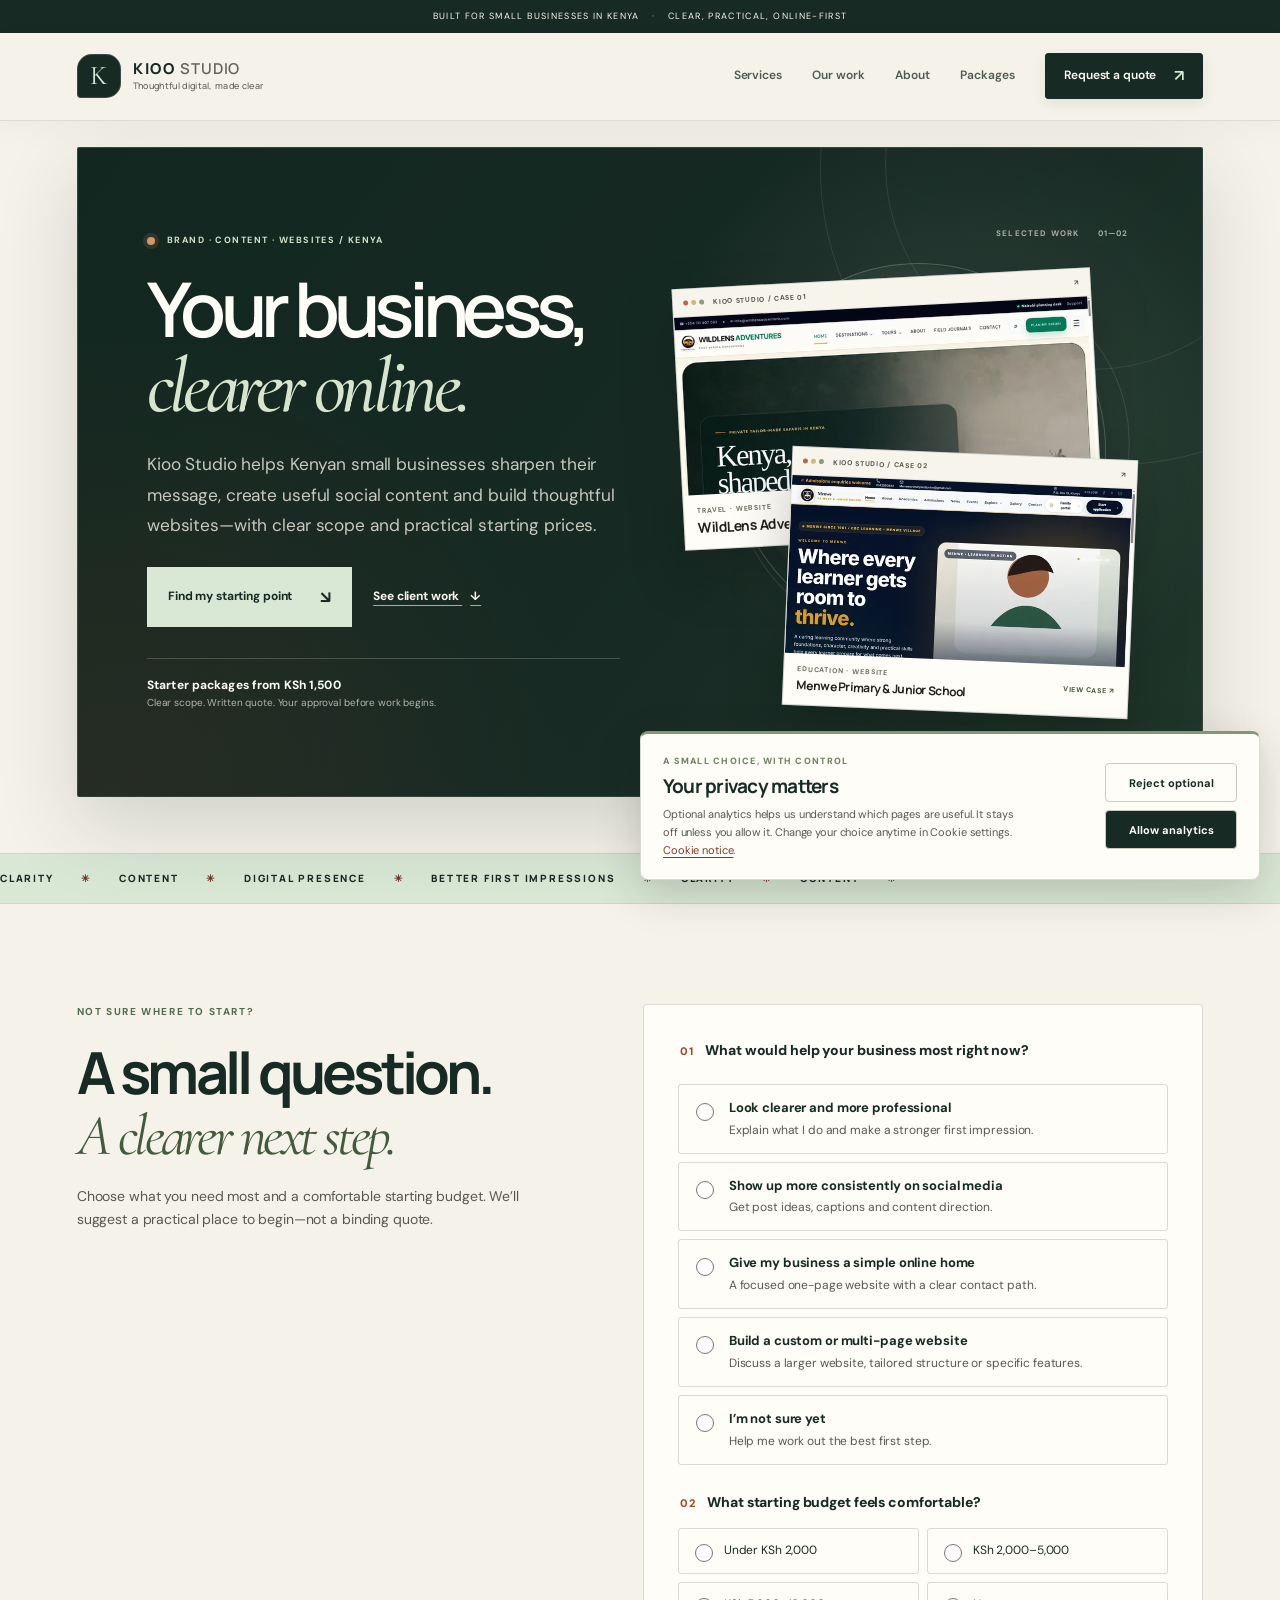
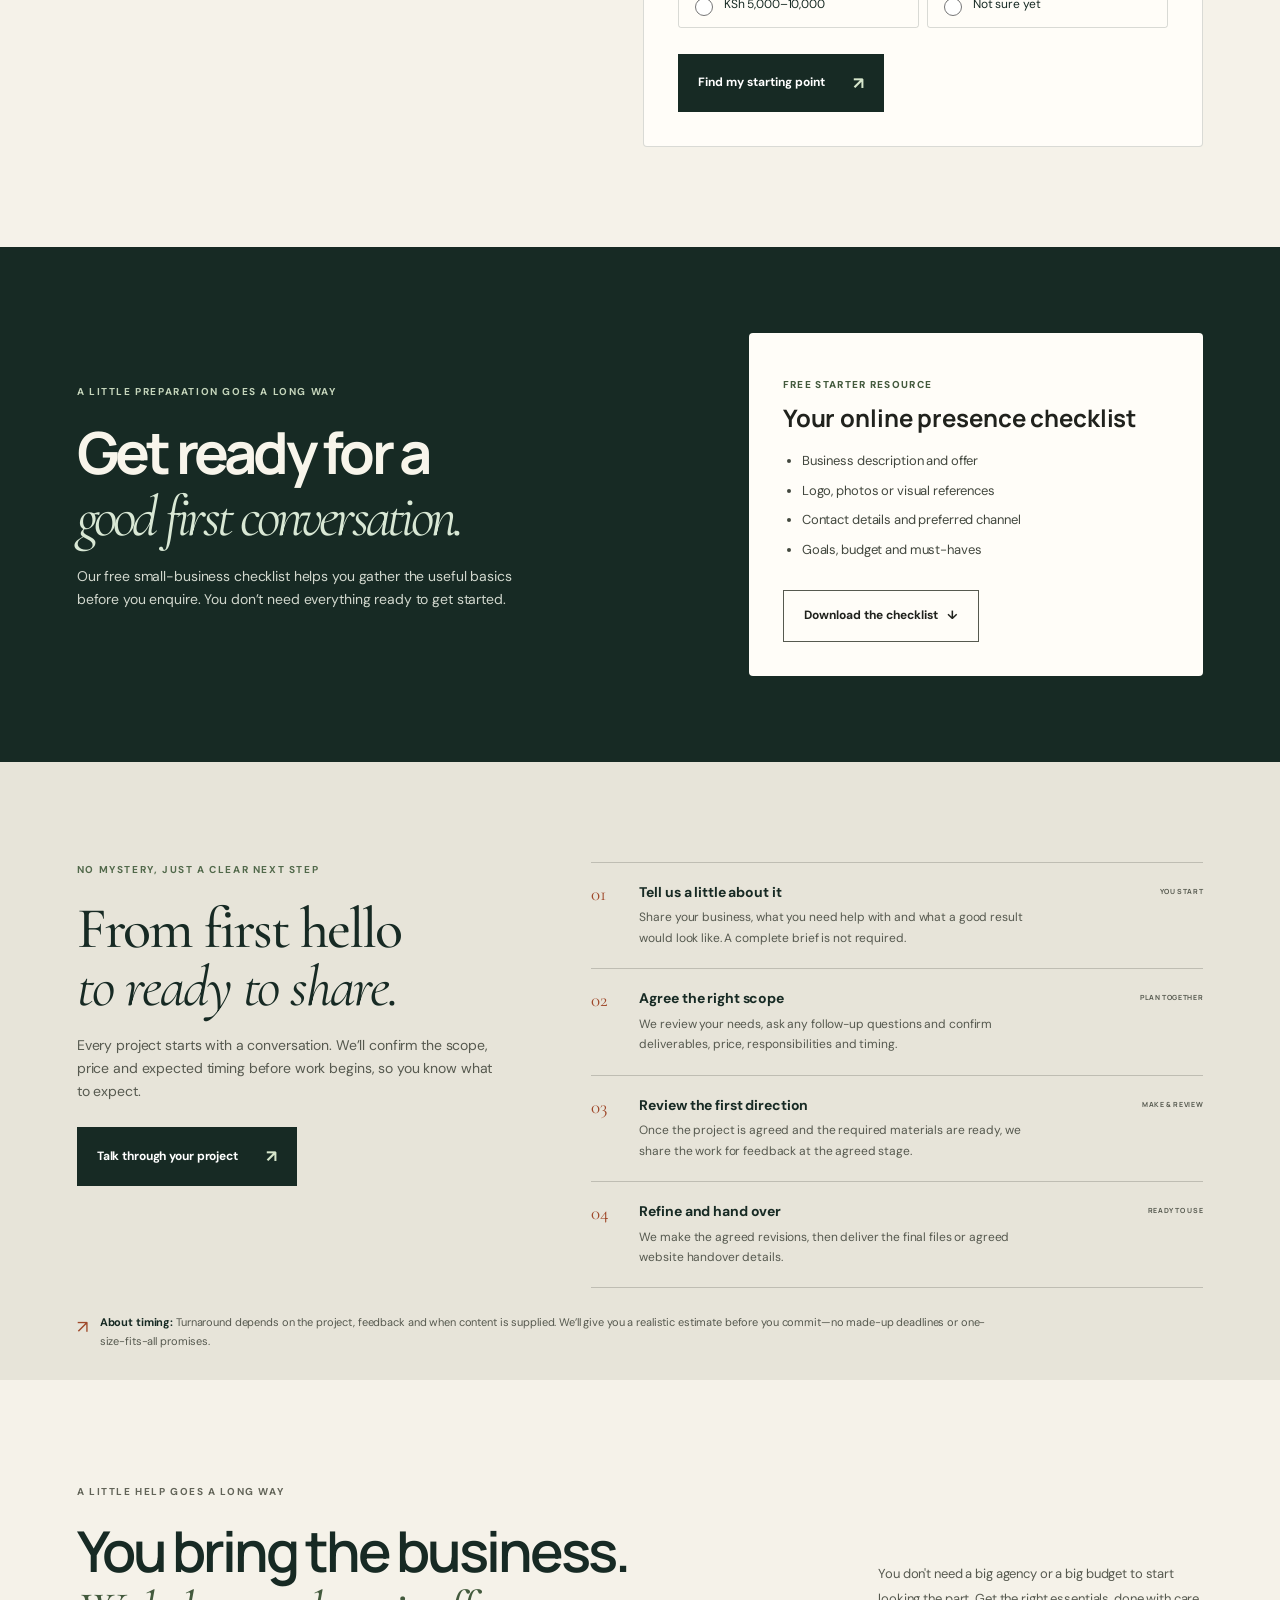
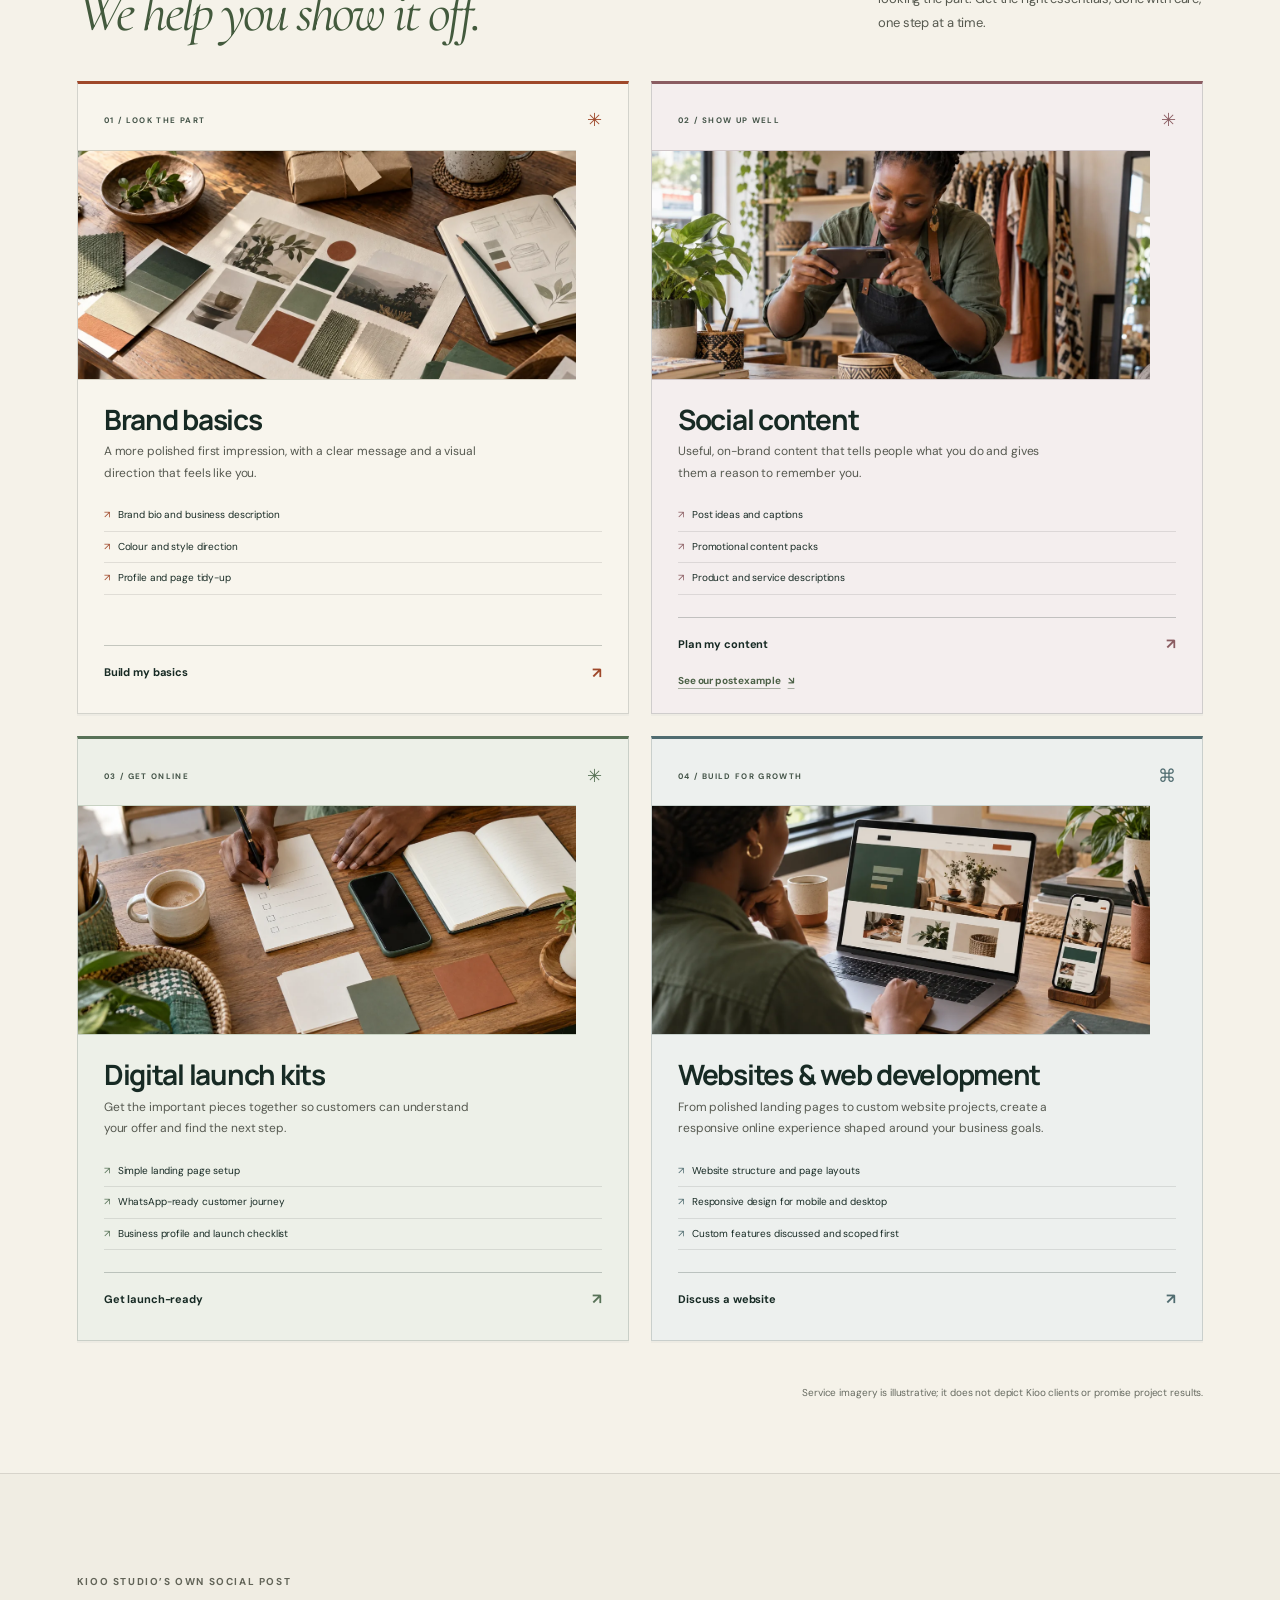
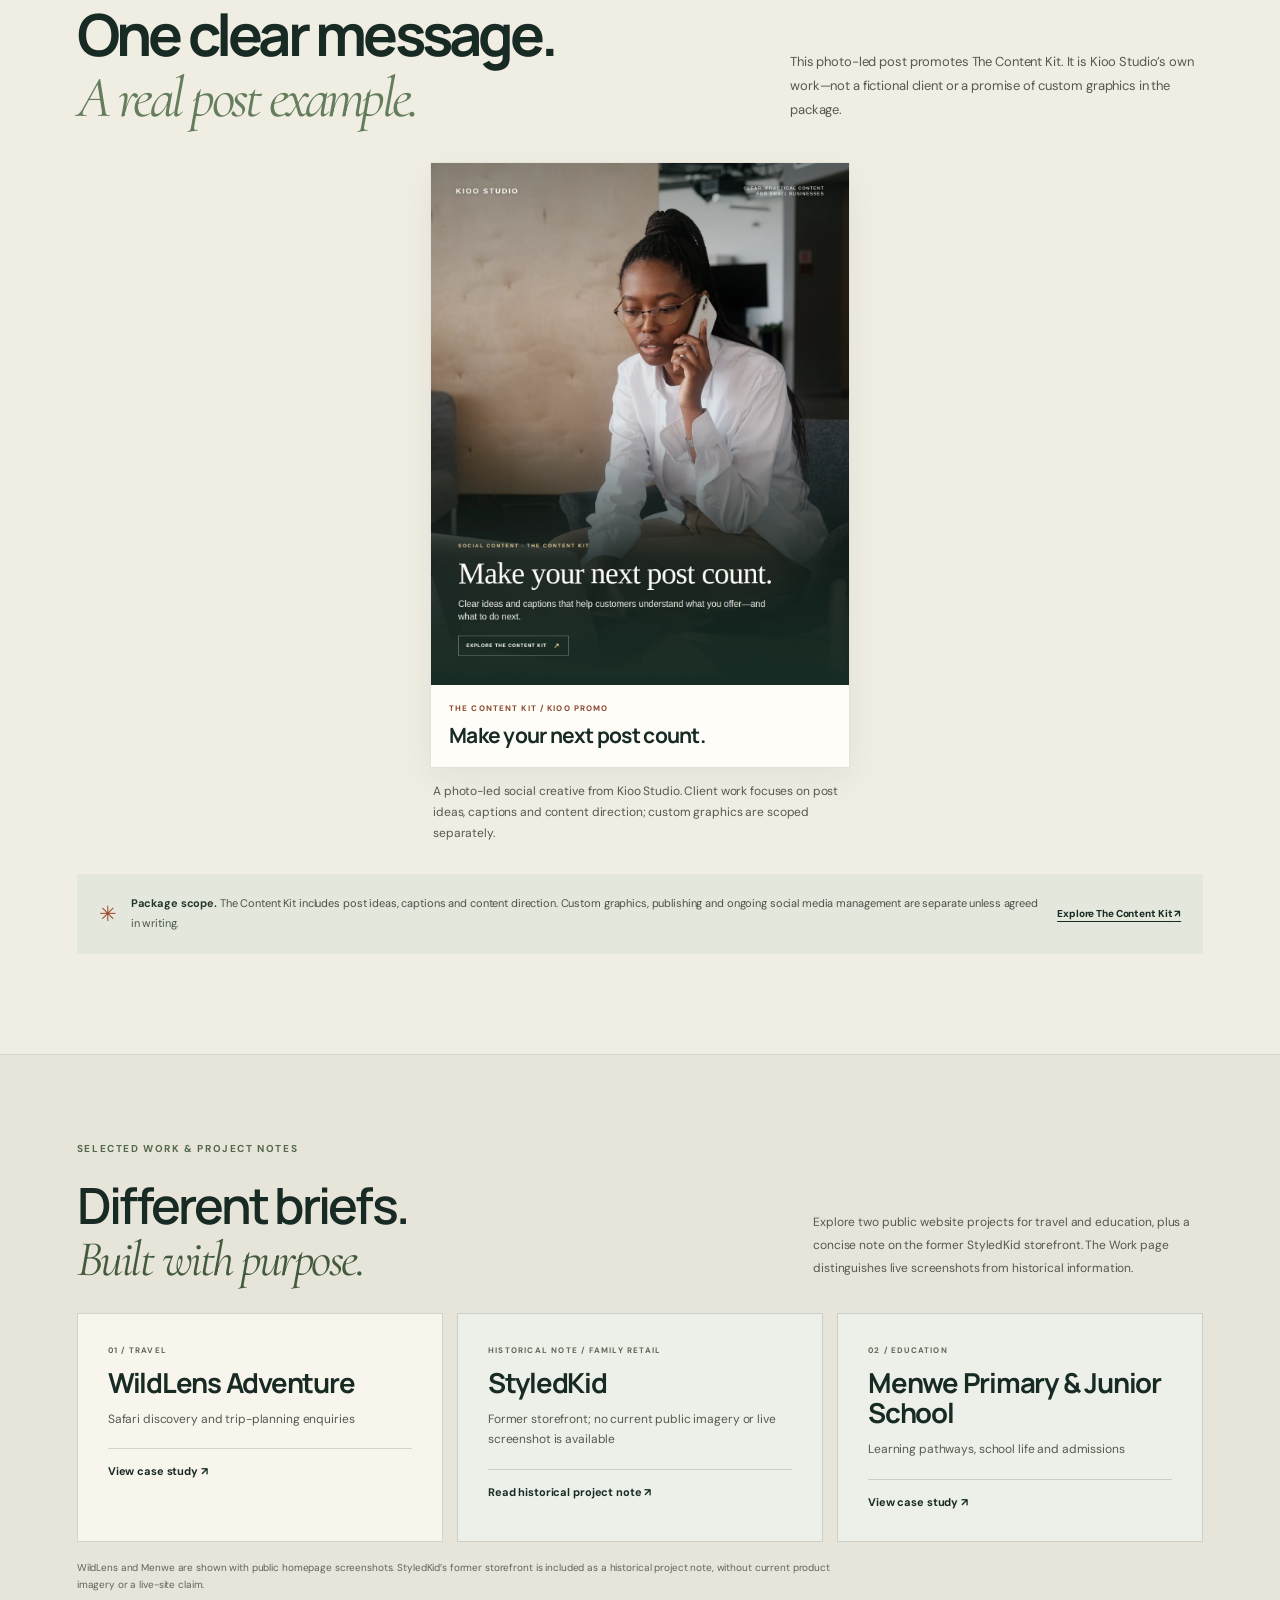
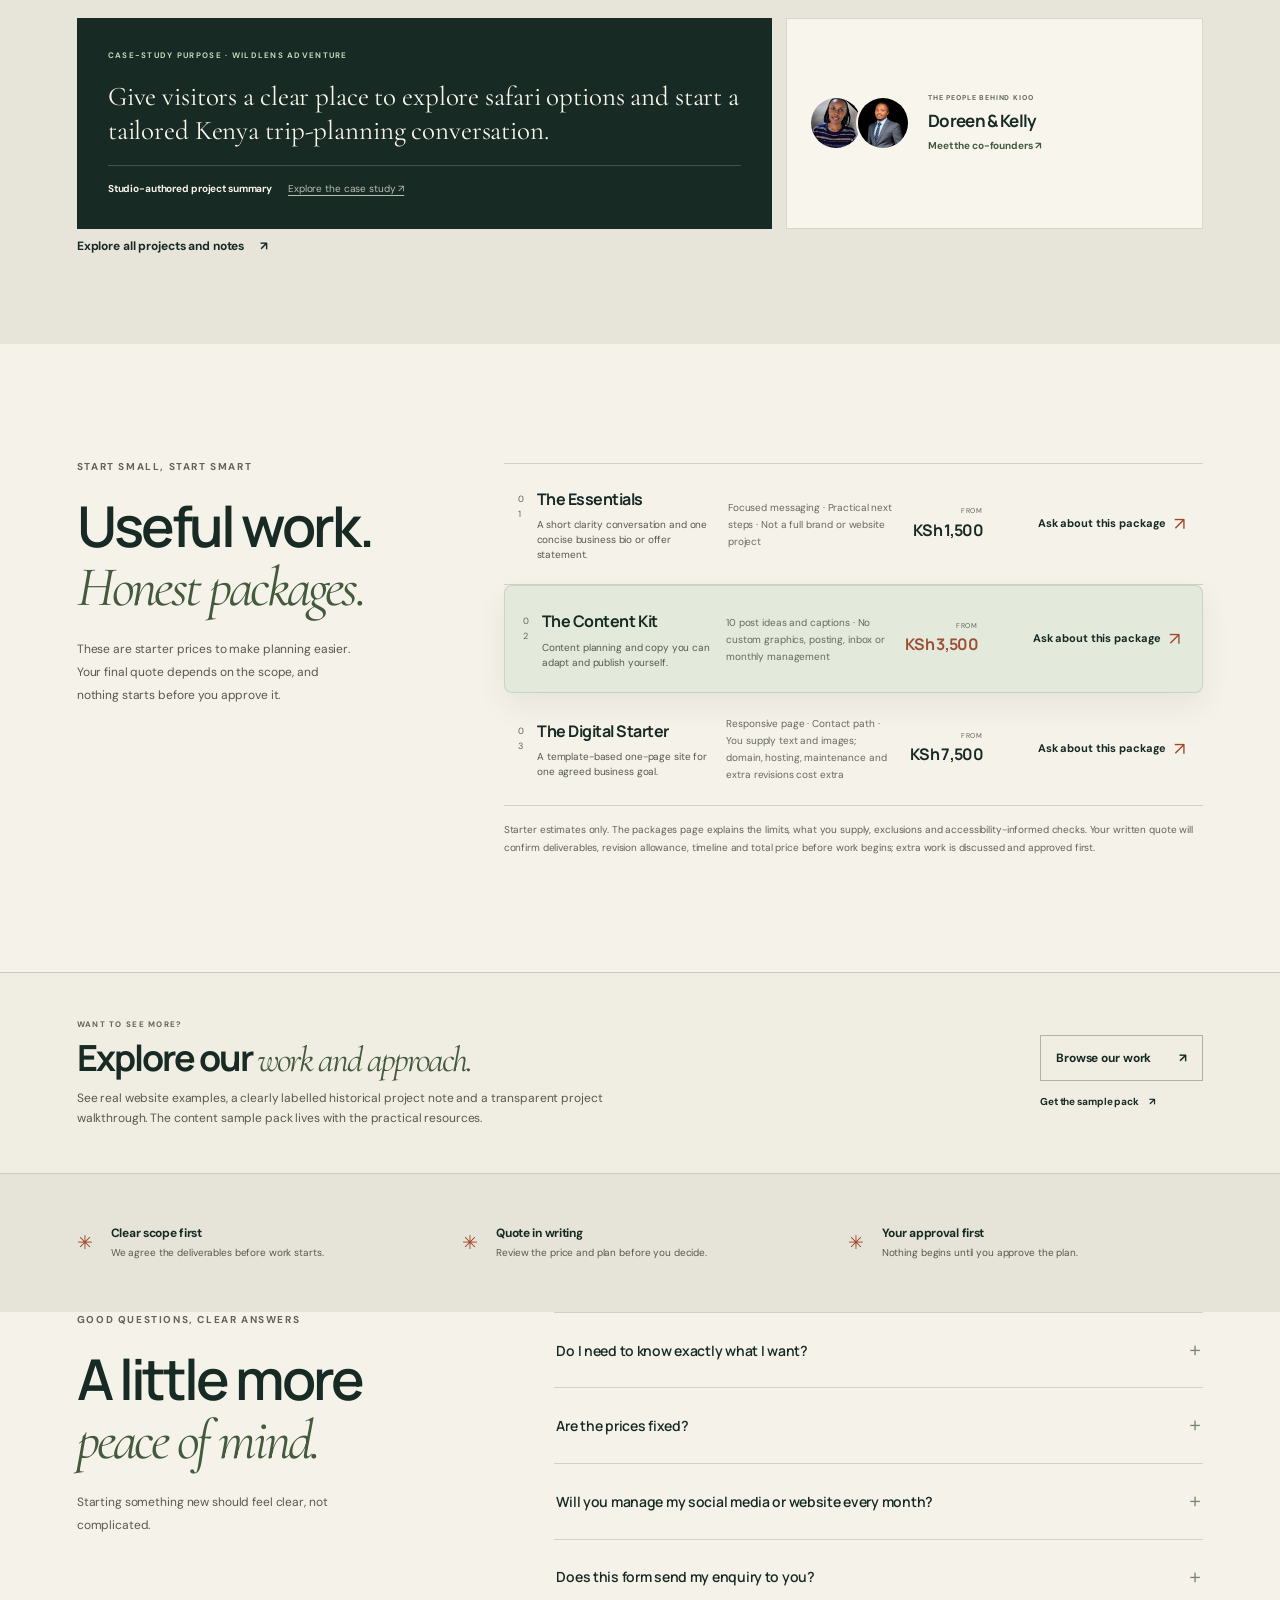
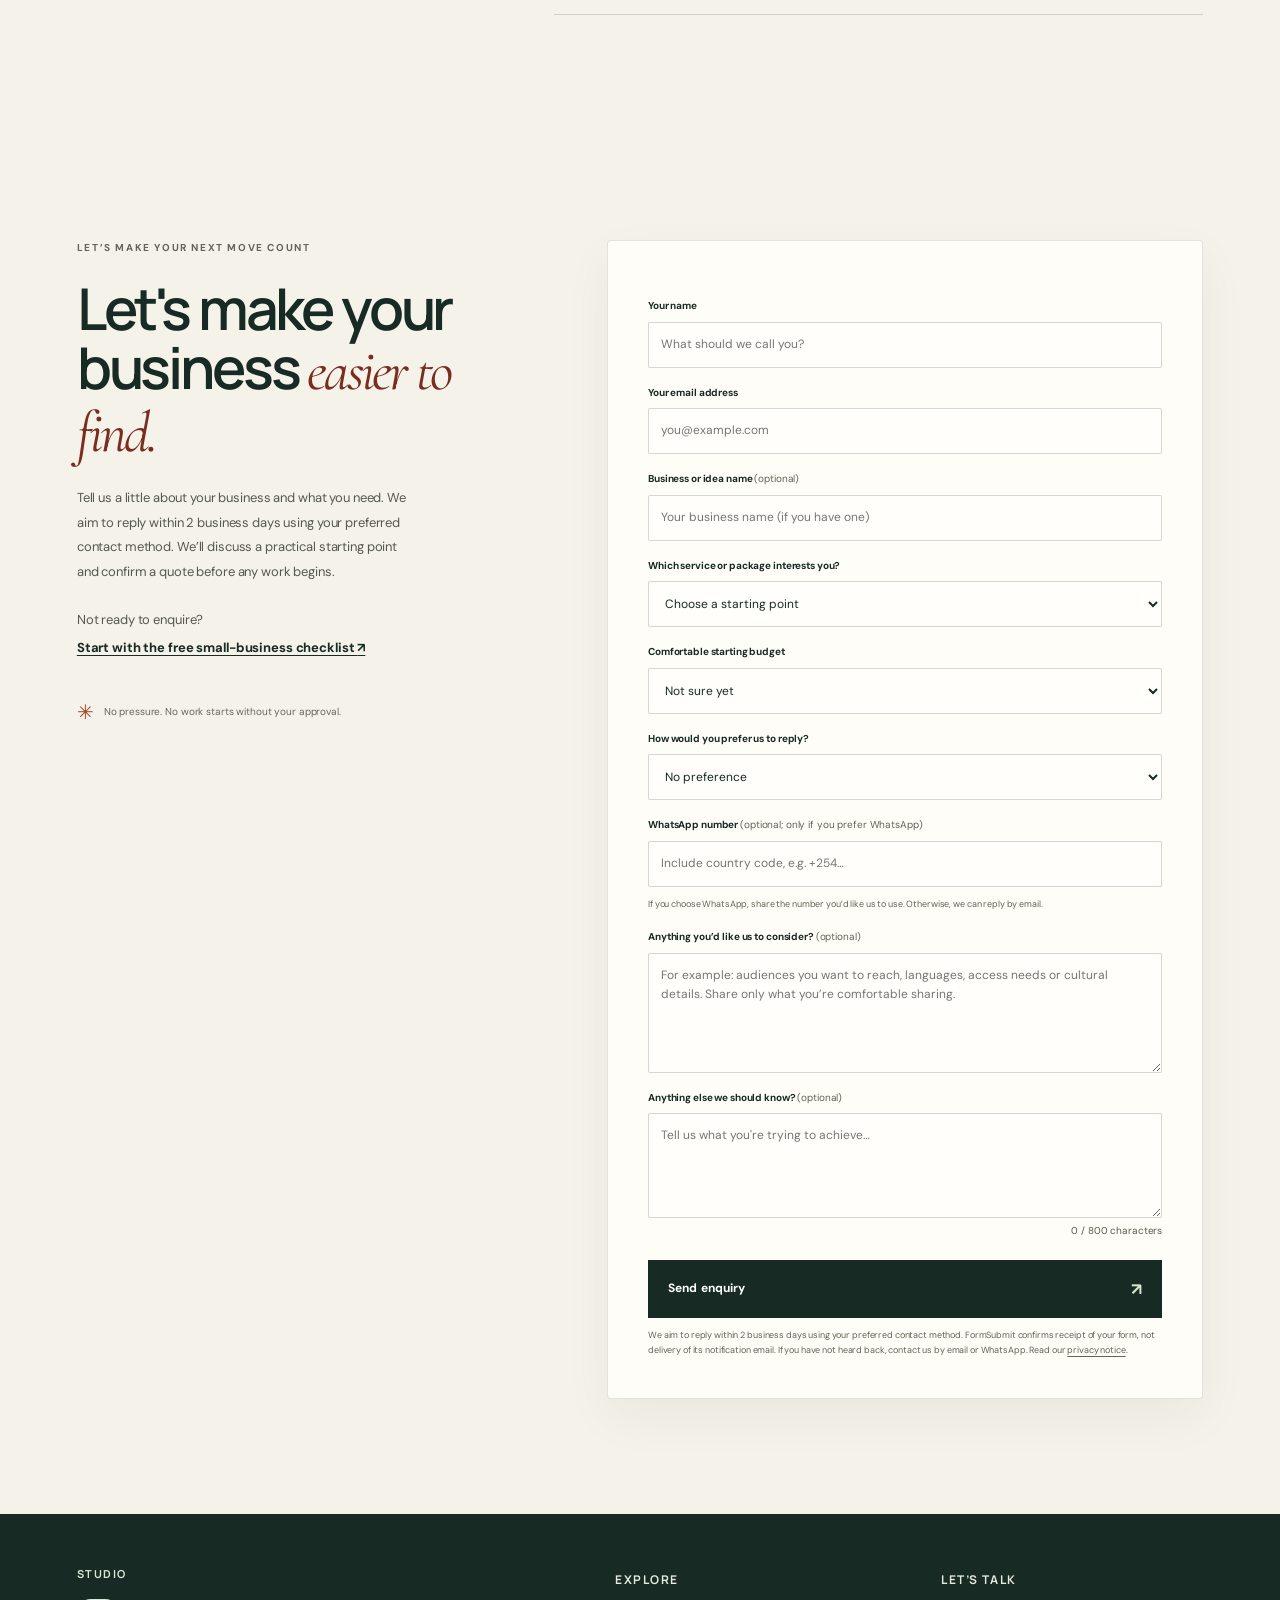
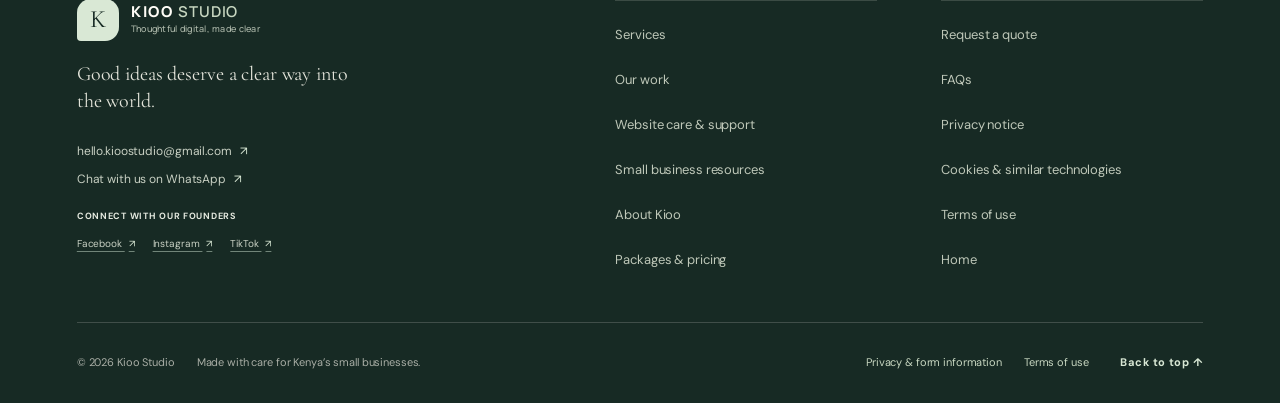
<file: index.html>
<!doctype html>
<html lang="en">
<head>
  <meta charset="utf-8">
  <meta name="viewport" content="width=device-width, initial-scale=1">
  <meta name="theme-color" content="#173c31">
  <meta name="description" content="A considered digital studio for Kenyan small businesses. Brand clarity, social content, responsive websites and custom web development shaped around your next step.">
  <link rel="canonical" href="https://kioo-studio.vercel.app/">
  <meta property="og:type" content="website">
  <meta property="og:site_name" content="Kioo Studio">
  <meta property="og:url" content="https://kioo-studio.vercel.app/">
  <meta property="og:title" content="Kioo Studio — Thoughtful digital, built for your next chapter">
  <meta property="og:description" content="Brand clarity, digital content, responsive websites and custom web development for ambitious Kenyan small businesses.">
  <meta property="og:image" content="https://kioo-studio.vercel.app/assets/case-studies/wildlens-hero-preview.webp">
  <meta property="og:image:alt" content="WildLens Adventure website preview from Kioo Studio’s selected website projects.">
  <meta name="twitter:card" content="summary_large_image">
  <meta name="twitter:title" content="Kioo Studio — Thoughtful digital, built for your next chapter">
  <meta name="twitter:description" content="Thoughtful, practical digital support for small businesses in Kenya.">
  <meta name="twitter:image" content="https://kioo-studio.vercel.app/assets/case-studies/wildlens-hero-preview.webp">
  <link rel="icon" href="favicon.svg?v=3" type="image/svg+xml">
  <link rel="preload" as="image" href="assets/case-studies/wildlens-hero-preview.webp" fetchpriority="high">
  <title>Kioo Studio — Thoughtful digital, built for your next chapter</title>
  <link rel="preconnect" href="https://fonts.googleapis.com">
  <link rel="preconnect" href="https://fonts.gstatic.com" crossorigin>
  <link href="https://fonts.googleapis.com/css2?family=Cormorant+Garamond:ital,wght@0,400;0,500;0,600;1,400;1,500&family=DM+Sans:wght@400;500;600;700&family=Manrope:wght@400;500;600;700;800&display=swap" rel="stylesheet">
  <link rel="stylesheet" href="styles.css?v=accessibility-polish-20261023">
  <link rel="stylesheet" href="art-direction.css?v=homepage-20261022">
  <script type="application/ld+json">
  {
    "@context": "https://schema.org",
    "@type": "ProfessionalService",
    "name": "Kioo Studio",
    "url": "https://kioo-studio.vercel.app/",
    "description": "Brand clarity, social content, website development and practical digital launch support for small businesses in Kenya.",
    "areaServed": { "@type": "Country", "name": "Kenya" },
    "priceRange": "KSh 1,500–7,500+",
    "email": "hello.kioostudio@gmail.com",
    "telephone": "+254740354169",
    "knowsAbout": ["Brand basics", "Social media content", "Landing pages", "Responsive website development", "Custom website projects", "Digital launch planning"]
  }
  </script>
  <script type="application/ld+json">
  {
    "@context": "https://schema.org",
    "@type": "FAQPage",
    "mainEntity": [
      {
        "@type": "Question",
        "name": "Do I need to know exactly what I want?",
        "acceptedAnswer": {
          "@type": "Answer",
          "text": "No. Tell us what your business does and what feels difficult right now. We can help you choose a sensible first step before you commit to a package."
        }
      },
      {
        "@type": "Question",
        "name": "Are the prices fixed?",
        "acceptedAnswer": {
          "@type": "Answer",
          "text": "The prices shown are starting estimates in Kenyan shillings. The final quote depends on the agreed work, and you can review it before deciding whether to proceed."
        }
      },
      {
        "@type": "Question",
        "name": "Will you manage my social media or website every month?",
        "acceptedAnswer": {
          "@type": "Answer",
          "text": "The packages describe starter projects, not an automatic monthly retainer. Any ongoing support, posting schedule or maintenance would need to be discussed and agreed separately."
        }
      },
      {
        "@type": "Question",
        "name": "Does this form send my enquiry to you?",
        "acceptedAnswer": {
          "@type": "Answer",
          "text": "Submit this form to send your details through FormSubmit, a third-party form processor. WhatsApp is also available as an alternative."
        }
      }
    ]
  }
  </script>
  <script src="script.js" defer></script>
  <script src="checklist-pdf.js" defer></script>
</head>
<body>
  <a class="skip-link" href="#main-content">Skip to content</a>
  <div class="announcement">Built for small businesses in Kenya <span>·</span> Clear, practical, online-first</div>
  <header class="site-header">
    <a class="brand" href="#home">
      <span class="brand-mark" aria-hidden="true">K</span>
      <span class="brand-lockup"><span class="brand-name">KIOO<span class="brand-light"> STUDIO</span></span><span class="brand-tagline">Thoughtful digital, made clear</span></span>
    </a>
    <a class="mobile-header-cta" href="#project-form">Request a quote <span aria-hidden="true">↗</span></a>
    <button class="menu-toggle" aria-expanded="false" aria-controls="main-nav" aria-label="Open menu"><span></span><span></span></button>
    <nav id="main-nav" class="nav" aria-label="Main navigation">
      <a href="/services">Services</a><a href="/work">Our work</a><a href="/about">About</a><a href="/packages">Packages</a><a class="nav-cta" href="#project-form">Request a quote <span aria-hidden="true">↗</span></a>
    </nav>
  </header>

  <main id="main-content">
    <section class="hero section-wrap hero--precision" id="home">
      <div class="hero-copy">
        <p class="eyebrow"><span class="eyebrow-dot"></span> BRAND · CONTENT · WEBSITES / KENYA</p>
        <h1>Your business,<br><em>clearer online.</em></h1>
        <p class="hero-intro">Kioo Studio helps Kenyan small businesses sharpen their message, create useful social content and build thoughtful websites—with clear scope and practical starting prices.</p>
        <div class="hero-actions"><a class="button button-dark" href="#service-picker">Find my starting point <span aria-hidden="true">↘</span></a><a class="text-link" href="#examples">See client work <span aria-hidden="true">↓</span></a></div>
        <div class="hero-proof"><p><strong>Starter packages from KSh 1,500</strong><br><small>Clear scope. Written quote. Your approval before work begins.</small></p></div>
      </div>
      <div class="hero-art hero-project-visual" role="group" aria-label="Selected Kioo Studio website projects">
        <div class="hero-visual-label"><span>SELECTED WORK</span><span>01—02</span></div>
        <a class="hero-preview hero-preview-wildlens" href="/work#wildlens-adventure" aria-label="View the WildLens Adventure case study">
          <span class="hero-preview-chrome"><span class="hero-preview-dots" aria-hidden="true"><i></i><i></i><i></i></span><span>KIOO STUDIO / CASE 01</span><span aria-hidden="true">↗</span></span>
          <img src="assets/case-studies/wildlens-hero-preview.webp" alt="WildLens Adventure website homepage preview" loading="eager" fetchpriority="high" decoding="async">
          <span class="hero-preview-caption"><span class="hero-preview-kicker">TRAVEL · WEBSITE</span><strong>WildLens Adventure</strong><span class="hero-preview-cta">VIEW CASE ↗</span></span>
        </a>
        <a class="hero-preview hero-preview-menwe" href="/work#menwe-primary-junior" aria-label="View the Menwe Primary and Junior School case study">
          <span class="hero-preview-chrome"><span class="hero-preview-dots" aria-hidden="true"><i></i><i></i><i></i></span><span>KIOO STUDIO / CASE 02</span><span aria-hidden="true">↗</span></span>
          <img src="assets/case-studies/menwe-hero-preview.webp" alt="Menwe Primary and Junior School website homepage preview" loading="eager" decoding="async">
          <span class="hero-preview-caption"><span class="hero-preview-kicker">EDUCATION · WEBSITE</span><strong>Menwe Primary &amp; Junior School</strong><span class="hero-preview-cta">VIEW CASE ↗</span></span>
        </a>
      </div>
    </section>

    <section class="ticker"><div>CLARITY <span>✳</span> CONTENT <span>✳</span> DIGITAL PRESENCE <span>✳</span> BETTER FIRST IMPRESSIONS <span>✳</span> CLARITY <span>✳</span> CONTENT <span>✳</span></div></section>

    <section class="service-picker-section section-wrap" id="service-picker">
  <div class="picker-intro"><p class="eyebrow">NOT SURE WHERE TO START?</p><h2>A small question.<br><em>A clearer next step.</em></h2><p>Choose what you need most and a comfortable starting budget. We’ll suggest a practical place to begin—not a binding quote.</p></div>
  <form class="service-picker" id="service-picker-form">
    <fieldset><legend><span>01</span> What would help your business most right now?</legend>
      <label class="picker-option"><input type="radio" name="picker-goal" value="brand" required><span><strong>Look clearer and more professional</strong><small>Explain what I do and make a stronger first impression.</small></span></label>
      <label class="picker-option"><input type="radio" name="picker-goal" value="social"><span><strong>Show up more consistently on social media</strong><small>Get post ideas, captions and content direction.</small></span></label>
      <label class="picker-option"><input type="radio" name="picker-goal" value="website"><span><strong>Give my business a simple online home</strong><small>A focused one-page website with a clear contact path.</small></span></label>
      <label class="picker-option"><input type="radio" name="picker-goal" value="custom-website"><span><strong>Build a custom or multi-page website</strong><small>Discuss a larger website, tailored structure or specific features.</small></span></label>
      <label class="picker-option"><input type="radio" name="picker-goal" value="unsure"><span><strong>I’m not sure yet</strong><small>Help me work out the best first step.</small></span></label>
    </fieldset>
    <fieldset><legend><span>02</span> What starting budget feels comfortable?</legend>
      <label class="picker-budget"><input type="radio" name="picker-budget" value="under" required><span>Under KSh 2,000</span></label>
      <label class="picker-budget"><input type="radio" name="picker-budget" value="mid"><span>KSh 2,000–5,000</span></label>
      <label class="picker-budget"><input type="radio" name="picker-budget" value="high"><span>KSh 5,000–10,000</span></label>
      <label class="picker-budget"><input type="radio" name="picker-budget" value="unsure"><span>Not sure yet</span></label>
    </fieldset>
    <button class="button button-dark" type="submit">Find my starting point <span aria-hidden="true">↗</span></button>
    <div class="picker-result" id="picker-result" role="status" aria-live="polite" hidden><p class="eyebrow">YOUR SUGGESTED START</p><h3 id="picker-result-title"></h3><p id="picker-result-copy"></p><a class="button button-dark" id="picker-result-link" href="/contact">Discuss this option <span aria-hidden="true">↗</span></a><p class="picker-disclaimer">Prices are starting estimates. We’ll confirm the scope and quote with you before any work begins.</p></div>
  </form>
  <noscript><p class="service-picker-fallback">The guided picker needs JavaScript. You can still <a href="/services">browse the services</a> or <a href="#contact">contact us</a> and we’ll help you choose a starting point.</p></noscript>
</section>
<section class="starter-checklist-strip" id="starter-checklist">
  <div class="section-wrap checklist-layout"><div><p class="eyebrow">A LITTLE PREPARATION GOES A LONG WAY</p><h2>Get ready for a<br><em>good first conversation.</em></h2><p>Our free small-business checklist helps you gather the useful basics before you enquire. You don’t need everything ready to get started.</p></div><div class="checklist-card"><p class="checklist-card-label">FREE STARTER RESOURCE</p><h3>Your online presence checklist</h3><ul><li>Business description and offer</li><li>Logo, photos or visual references</li><li>Contact details and preferred channel</li><li>Goals, budget and must-haves</li></ul><button class="button button-outline" id="download-checklist-pdf" type="button">Download the checklist <span aria-hidden="true">↓</span></button></div></div>
</section>



<section class="project-journey-section" id="how-it-works" aria-labelledby="project-journey-title">
  <div class="section-wrap project-journey-layout">
    <div class="project-journey-heading">
      <p class="eyebrow">NO MYSTERY, JUST A CLEAR NEXT STEP</p>
      <h2 id="project-journey-title">From first hello<br><em>to ready to share.</em></h2>
      <p>Every project starts with a conversation. We’ll confirm the scope, price and expected timing before work begins, so you know what to expect.</p>
      <a class="button button-dark" href="#contact" data-enquiry-value="Talk through my project">Talk through your project <span aria-hidden="true">↗</span></a>
    </div>
    <ol class="project-journey-list">
      <li><span class="journey-number">01</span><div><h3>Tell us a little about it</h3><p>Share your business, what you need help with and what a good result would look like. A complete brief is not required.</p></div><span class="journey-meta">YOU START</span></li>
      <li><span class="journey-number">02</span><div><h3>Agree the right scope</h3><p>We review your needs, ask any follow-up questions and confirm deliverables, price, responsibilities and timing.</p></div><span class="journey-meta">PLAN TOGETHER</span></li>
      <li><span class="journey-number">03</span><div><h3>Review the first direction</h3><p>Once the project is agreed and the required materials are ready, we share the work for feedback at the agreed stage.</p></div><span class="journey-meta">MAKE & REVIEW</span></li>
      <li><span class="journey-number">04</span><div><h3>Refine and hand over</h3><p>We make the agreed revisions, then deliver the final files or agreed website handover details.</p></div><span class="journey-meta">READY TO USE</span></li>
    </ol>
  </div>
  <div class="section-wrap journey-footnote"><span aria-hidden="true">↗</span><p><strong>About timing:</strong> Turnaround depends on the project, feedback and when content is supplied. We’ll give you a realistic estimate before you commit—no made-up deadlines or one-size-fits-all promises.</p></div>
</section>

    <section class="intro-section section-wrap" id="services">
      <div class="section-heading"><p class="eyebrow">A LITTLE HELP GOES A LONG WAY</p><h2>You bring the business.<br><em>We help you show it off.</em></h2></div>
      <p class="section-side">You don't need a big agency or a big budget to start looking the part. Get the right essentials, done with care, one step at a time.</p>
    </section>

    <section class="services-grid section-wrap">
      <article class="service-card service-cream"><div class="service-top"><span class="service-index">01 / LOOK THE PART</span><span class="service-symbol">✳</span></div><figure class="service-visual"><img src="assets/service-visuals/brand-basics.webp" width="800" height="600" alt="Brand-planning table with color swatches, paper samples and an unbranded product package." loading="lazy" decoding="async"></figure><h3>Brand basics</h3><p>A more polished first impression, with a clear message and a visual direction that feels like you.</p><ul><li>Brand bio and business description</li><li>Colour and style direction</li><li>Profile and page tidy-up</li></ul><a class="service-link" href="#contact" data-enquiry-value="Brand basics">Build my basics <span>↗</span></a></article>
      <article class="service-card service-lilac"><div class="service-top"><span class="service-index">02 / SHOW UP WELL</span><span class="service-symbol">✳</span></div><figure class="service-visual"><img src="assets/service-visuals/social-content.webp" width="800" height="600" alt="Small-business owner photographing a product with a smartphone." loading="lazy" decoding="async"></figure><h3>Social content</h3><p>Useful, on-brand content that tells people what you do and gives them a reason to remember you.</p><ul><li>Post ideas and captions</li><li>Promotional content packs</li><li>Product and service descriptions</li></ul><a class="service-link" href="#contact" data-enquiry-value="Social content">Plan my content <span>↗</span></a><a class="service-samples-link" href="#social-post-examples">See our post example <span aria-hidden="true">↘</span></a></article>
      <article class="service-card service-green"><div class="service-top"><span class="service-index">03 / GET ONLINE</span><span class="service-symbol">✳</span></div><figure class="service-visual"><img src="assets/service-visuals/digital-launch-kit.webp" width="800" height="600" alt="Hands preparing a simple digital launch plan beside a phone and notebook." loading="lazy" decoding="async"></figure><h3>Digital launch kits</h3><p>Get the important pieces together so customers can understand your offer and find the next step.</p><ul><li>Simple landing page setup</li><li>WhatsApp-ready customer journey</li><li>Business profile and launch checklist</li></ul><a class="service-link" href="#contact" data-enquiry-value="Digital launch kit / simple website">Get launch-ready <span>↗</span></a></article>
      <article class="service-card service-cream web-development-card"><div class="service-top"><span class="service-index">04 / BUILD FOR GROWTH</span><span class="service-symbol">⌘</span></div><figure class="service-visual"><img src="assets/service-visuals/website-development.webp" width="800" height="600" alt="Business owner reviewing a responsive website on a laptop and phone." loading="lazy" decoding="async"></figure><h3>Websites &amp; web development</h3><p>From polished landing pages to custom website projects, create a responsive online experience shaped around your business goals.</p><ul><li>Website structure and page layouts</li><li>Responsive design for mobile and desktop</li><li>Custom features discussed and scoped first</li></ul><a class="service-link" href="/contact?service=Website%20%2F%20web%20development#project-form" data-enquiry-value="Website / web development">Discuss a website <span>↗</span></a></article>
    </section>
    <p class="service-visuals-note section-wrap">Service imagery is illustrative; it does not depict Kioo clients or promise project results.</p>

    <section class="social-samples-section" id="social-post-examples" aria-labelledby="social-samples-title">
  <div class="section-wrap">
    <div class="social-samples-heading">
      <div><p class="eyebrow">KIOO STUDIO’S OWN SOCIAL POST</p><h2 id="social-samples-title">One clear message.<br><em>A real post example.</em></h2></div>
      <p>This photo-led post promotes The Content Kit. It is Kioo Studio’s own work—not a fictional client or a promise of custom graphics in the package.</p>
    </div>
    <div class="social-samples-grid">
      <article class="social-sample-card">
        <figure>
          <img src="assets/social-posts/kioo-content-kit-post.webp" width="1080" height="1350" alt="Kioo Studio promotional post for The Content Kit, featuring a real workplace photo and the headline ‘Make your next post count.’" loading="lazy" decoding="async">
          <figcaption><span>THE CONTENT KIT / KIOO PROMO</span><strong>Make your next post count.</strong></figcaption>
        </figure>
        <p>A photo-led social creative from Kioo Studio. Client work focuses on post ideas, captions and content direction; custom graphics are scoped separately.</p>
      </article>
    </div>
    <div class="social-samples-note"><span aria-hidden="true">✳</span><p><strong>Package scope.</strong> The Content Kit includes post ideas, captions and content direction. Custom graphics, publishing and ongoing social media management are separate unless agreed in writing.</p><a href="/packages">Explore The Content Kit <span aria-hidden="true">↗</span></a></div>
  </div>
</section>

    <section class="work-section selected-projects-section" id="examples" aria-labelledby="selected-projects-title">
      <div class="section-wrap work-inner">
        <div class="work-heading">
          <div><p class="eyebrow">SELECTED WORK &amp; PROJECT NOTES</p><h2 id="selected-projects-title">Different briefs.<br><em>Built with purpose.</em></h2></div>
          <p>Explore two public website projects for travel and education, plus a concise note on the former StyledKid storefront. The Work page distinguishes live screenshots from historical information.</p>
        </div>
        <div class="selected-projects-grid">
          <a class="selected-project-card" href="/work#wildlens-adventure">
            <span class="selected-project-index">01 / TRAVEL</span><strong>WildLens Adventure</strong><span>Safari discovery and trip-planning enquiries</span><span class="selected-project-link">View case study ↗</span>
          </a>
          <a class="selected-project-card selected-project-card-historical" href="/work#project-notes-title">
            <span class="selected-project-index">HISTORICAL NOTE / FAMILY RETAIL</span><strong>StyledKid</strong><span>Former storefront; no current public imagery or live screenshot is available</span><span class="selected-project-link">Read historical project note ↗</span>
          </a>
          <a class="selected-project-card selected-project-card-menwe" href="/work#menwe-primary-junior">
            <span class="selected-project-index">02 / EDUCATION</span><strong>Menwe Primary &amp; Junior School</strong><span>Learning pathways, school life and admissions</span><span class="selected-project-link">View case study ↗</span>
          </a>
        </div>
        <p class="selected-projects-note">WildLens and Menwe are shown with public homepage screenshots. StyledKid’s former storefront is included as a historical project note, without current product imagery or a live-site claim.</p>
        <div class="homepage-proof-row">
          <div class="homepage-project-note">
            <p class="eyebrow">CASE-STUDY PURPOSE · WILDLENS ADVENTURE</p>
            <p>Give visitors a clear place to explore safari options and start a tailored Kenya trip-planning conversation.</p>
            <div class="homepage-proof-credit"><strong>Studio-authored project summary</strong><a href="/work#wildlens-adventure">Explore the case study ↗</a></div>
          </div>
          <a class="homepage-founders-link" href="/about" aria-label="Meet Kioo Studio co-founders Doreen and Kelly">
            <span class="homepage-founder-portraits" aria-hidden="true"><img src="assets/founders/doreen-ngugi-nkonge.webp" alt="" loading="lazy" decoding="async"><img src="assets/founders/kelly-muthomi-kinoti.webp" alt="" loading="lazy" decoding="async"></span>
            <span class="homepage-founders-copy"><small>THE PEOPLE BEHIND KIOO</small><strong>Doreen &amp; Kelly</strong><span>Meet the co-founders ↗</span></span>
          </a>
        </div>
        <a class="text-link selected-projects-more" href="/work">Explore all projects and notes <span aria-hidden="true">↗</span></a>
      </div>
    </section>

    <section class="pricing-section section-wrap" id="pricing"><div class="pricing-intro"><p class="eyebrow">START SMALL, START SMART</p><h2>Useful work.<br><em>Honest packages.</em></h2><p>These are starter prices to make planning easier. Your final quote depends on the scope, and nothing starts before you approve it.</p></div><div class="price-list">
      <article class="price-row"><div class="price-name"><span>01</span><div><h3>The Essentials</h3><p>A short clarity conversation and one concise business bio or offer statement.</p></div></div><div class="price-includes">Focused messaging · Practical next steps · Not a full brand or website project</div><div class="price-amount"><small>FROM</small><strong>KSh 1,500</strong></div><a href="#project-form" class="price-arrow" aria-label="Ask about this package: The Essentials" data-enquiry-value="The Essentials"><span class="price-arrow-label">Ask about this package</span><span aria-hidden="true">↗</span></a></article>
      <article class="price-row featured-price"><div class="price-name"><span>02</span><div><h3>The Content Kit</h3><p>Content planning and copy you can adapt and publish yourself.</p></div></div><div class="price-includes">10 post ideas and captions · No custom graphics, posting, inbox or monthly management</div><div class="price-amount"><small>FROM</small><strong>KSh 3,500</strong></div><a href="#project-form" class="price-arrow" aria-label="Ask about this package: The Content Kit" data-enquiry-value="The Content Kit"><span class="price-arrow-label">Ask about this package</span><span aria-hidden="true">↗</span></a></article>
      <article class="price-row"><div class="price-name"><span>03</span><div><h3>The Digital Starter</h3><p>A template-based one-page site for one agreed business goal.</p></div></div><div class="price-includes">Responsive page · Contact path · You supply text and images; domain, hosting, maintenance and extra revisions cost extra</div><div class="price-amount"><small>FROM</small><strong>KSh 7,500</strong></div><a href="#project-form" class="price-arrow" aria-label="Ask about this package: The Digital Starter" data-enquiry-value="The Digital Starter"><span class="price-arrow-label">Ask about this package</span><span aria-hidden="true">↗</span></a></article>
      <p class="price-note">Starter estimates only. The <a href="/packages">packages page</a> explains the limits, what you supply, exclusions and accessibility-informed checks. Your written quote will confirm deliverables, revision allowance, timeline and total price before work begins; extra work is discussed and approved first.</p>
    </div></section>

<section class="creative-teaser">
  <div class="section-wrap creative-teaser-inner">
    <div><p class="eyebrow">WANT TO SEE MORE?</p><h2>Explore our <em>work and approach.</em></h2><p>See real website examples, a clearly labelled historical project note and a transparent project walkthrough. The content sample pack lives with the practical resources.</p></div>
    <div class="creative-teaser-actions"><a class="button button-outline" href="/work#case-studies-title">Browse our work <span aria-hidden="true">↗</span></a><a class="text-link" href="/resources#sample-pack">Get the sample pack <span aria-hidden="true">↗</span></a></div>
  </div>
</section>

    <section class="values-strip"><div class="section-wrap values-inner"><div><span aria-hidden="true">✳</span><strong>Clear scope first</strong><p>We agree the deliverables before work starts.</p></div><div><span aria-hidden="true">✳</span><strong>Quote in writing</strong><p>Review the price and plan before you decide.</p></div><div><span aria-hidden="true">✳</span><strong>Your approval first</strong><p>Nothing begins until you approve the plan.</p></div></div></section>

    <section class="faq-section section-wrap" id="faq">
      <div class="faq-heading"><p class="eyebrow">GOOD QUESTIONS, CLEAR ANSWERS</p><h2>A little more<br><em>peace of mind.</em></h2><p>Starting something new should feel clear, not complicated.</p></div>
      <div class="faq-list">
        <details><summary>Do I need to know exactly what I want? <span>+</span></summary><p>No. Tell us what your business does and what feels difficult right now. We can help you choose a sensible first step before you commit to a package.</p></details>
        <details><summary>Are the prices fixed? <span>+</span></summary><p>The prices shown are starting estimates in Kenyan shillings. The final quote depends on the agreed work, and you can review it before deciding whether to proceed.</p></details>
        <details><summary>Will you manage my social media or website every month? <span>+</span></summary><p>The packages describe starter projects, not an automatic monthly retainer. Any ongoing support, posting schedule or maintenance would need to be discussed and agreed separately.</p></details>
        <details><summary>Does this form send my enquiry to you? <span>+</span></summary><p>FormSubmit confirms when it accepts your submission, but that does not guarantee its notification email reached the studio. We aim to reply within 2 business days using your preferred contact method. If you do not hear back, contact us directly by email or WhatsApp.</p></details>
      </div>
    </section>

    <section class="contact-section section-wrap" id="contact"><div class="contact-copy"><p class="eyebrow">LET’S MAKE YOUR NEXT MOVE COUNT</p><h2>Let's make your<br>business <em>easier to find.</em></h2><p>Tell us a little about your business and what you need. We aim to reply within 2 business days using your preferred contact method. We’ll discuss a practical starting point and confirm a quote before any work begins.</p><p class="contact-checklist-link">Not ready to enquire? <a href="#starter-checklist">Start with the free small-business checklist <span aria-hidden="true">↗</span></a></p><div class="contact-footnote"><span>✳</span> No pressure. No work starts without your approval.</div></div>
      <form class="contact-form" id="project-form" action="https://formsubmit.app/f/92dess2wnx" method="POST">
        <input type="hidden" name="_subject" value="New Kioo Studio enquiry">
        <input type="hidden" name="_ts" value="">
        <div class="form-trap" aria-hidden="true"><label for="website">Leave this field empty</label><input id="website" name="_gotcha" tabindex="-1" autocomplete="off"></div>
        <label for="name">Your name</label><input id="name" name="name" autocomplete="name" placeholder="What should we call you?" required>
        <label for="email">Your email address</label><input id="email" name="email" type="email" autocomplete="email" placeholder="you@example.com" required>
        <label for="business">Business or idea name <span>(optional)</span></label><input id="business" name="business" autocomplete="organization" placeholder="Your business name (if you have one)">
        <label for="need">Which service or package interests you?</label><select id="need" name="need" required><option value="" disabled selected>Choose a starting point</option><option>Brand basics</option><option>Social content</option><option>Digital launch kit / simple website</option><option>Website / web development</option><option>The Essentials</option><option>The Content Kit</option><option>The Digital Starter</option><option>I'm not sure yet</option></select>
        <label for="budget">Comfortable starting budget</label><select id="budget" name="budget"><option value="Not sure yet">Not sure yet</option><option>Under KSh 2,000</option><option>KSh 2,000–5,000</option><option>KSh 5,000–10,000</option><option>Let's discuss the scope first</option></select>
        <label for="reply-preference">How would you prefer us to reply?</label><select id="reply-preference" name="reply_preference"><option value="No preference">No preference</option><option>Email</option><option>WhatsApp</option></select>
        <label for="whatsapp-number">WhatsApp number <span>(optional; only if you prefer WhatsApp)</span></label><input id="whatsapp-number" name="whatsapp_number" type="tel" autocomplete="tel" inputmode="tel" aria-describedby="whatsapp-number-hint" placeholder="Include country code, e.g. +254…"><p class="form-hint" id="whatsapp-number-hint">If you choose WhatsApp, share the number you’d like us to use. Otherwise, we can reply by email.</p>
        <label for="audience-considerations">Anything you’d like us to consider? <span>(optional)</span></label><textarea id="audience-considerations" name="audience_considerations" rows="3" maxlength="600" placeholder="For example: audiences you want to reach, languages, access needs or cultural details. Share only what you’re comfortable sharing."></textarea>
        <label for="details">Anything else we should know? <span>(optional)</span></label><textarea id="details" name="details" rows="3" maxlength="800" aria-describedby="details-count" placeholder="Tell us what you're trying to achieve…"></textarea><p class="character-count" id="details-count">0 / 800 characters</p>
        <button class="button button-dark form-submit" type="submit">Send enquiry <span>↗</span></button>
        <p class="form-hint">We aim to reply within 2 business days using your preferred contact method. FormSubmit confirms receipt of your form, not delivery of its notification email. If you have not heard back, contact us by email or WhatsApp. Read our <a href="/privacy">privacy notice</a>.</p><p class="form-status" id="form-status" role="status" aria-live="polite"></p>
        <div class="enquiry-output" id="enquiry-output" hidden>
          <label for="enquiry-preview">Your enquiry is ready</label>
          <textarea id="enquiry-preview" rows="9" readonly></textarea>
          <div class="enquiry-actions">
            <button class="button button-dark" id="email-enquiry" type="button">Send by email <span>↗</span></button>
            <button class="button button-outline" id="copy-enquiry" type="button">Copy enquiry <span>↗</span></button>
            <button class="button button-outline" id="whatsapp-enquiry" type="button">Send on WhatsApp <span>↗</span></button>
            <button class="button button-outline" id="share-enquiry" type="button" hidden>Share enquiry <span>↗</span></button>
            <button class="button button-outline" id="download-enquiry" type="button">Download .txt <span>↓</span></button>
          </div>
          <p class="form-hint">Email and WhatsApp open a prepared message. Review it and press Send in that app. Copy and download are backup options; they do not send the enquiry.</p>
        </div>
      </form>
    </section>
  </main>

  <footer class="site-footer"><div class="section-wrap footer-top"><div class="footer-brand-column"><p class="footer-column-kicker">Studio</p><a class="brand footer-brand" href="/"><span class="brand-mark" aria-hidden="true">K</span><span class="brand-lockup"><span class="brand-name">KIOO<span class="brand-light"> STUDIO</span></span><span class="brand-tagline">Thoughtful digital, made clear</span></span></a><p class="footer-promise">Good ideas deserve a clear way into the world.</p><a class="footer-email" href="mailto:hello.kioostudio@gmail.com">hello.kioostudio@gmail.com <span>↗</span></a><a class="footer-whatsapp" href="https://wa.me/254740354169" target="_blank" rel="noopener noreferrer">Chat with us on WhatsApp <span>↗</span></a>
      <div class="footer-socials" aria-label="Social media">
        <span class="footer-socials-label">Connect with our founders</span>
        <a href="https://www.facebook.com/profile.php?id=61595181555332" target="_blank" rel="noopener noreferrer" aria-label="Kioo Studio on Facebook">Facebook <span>↗</span></a>
        <a href="https://www.instagram.com/kellymuthomikinoti/?hl=en" target="_blank" rel="noopener noreferrer" aria-label="Instagram profile for Kelly Muthomi Kinoti">Instagram <span>↗</span></a>
        <a href="https://www.tiktok.com/@doreen_ngugi" target="_blank" rel="noopener noreferrer" aria-label="TikTok profile for Doreen Ngugi">TikTok <span>↗</span></a>
      </div></div><div class="footer-links-group"><h2>Explore</h2><a href="/services">Services</a><a href="/work">Our work</a><a href="/website-care">Website care &amp; support</a><a href="/resources">Small business resources</a><a href="/about">About Kioo</a><a href="/packages">Packages &amp; pricing</a></div><div class="footer-links-group"><h2>Let’s talk</h2><a href="/contact#project-form">Request a quote</a><a href="#faq">FAQs</a><a href="/privacy">Privacy notice</a><a href="/cookie-policy">Cookies &amp; similar technologies</a><a href="/terms">Terms of use</a><a href="/">Home</a></div></div>
  <div class="section-wrap footer-bottom"><span>© <span id="year"></span> Kioo Studio</span><span>Made with care for Kenya’s small businesses.</span><a href="/privacy">Privacy &amp; form information</a><a href="/terms">Terms of use</a><a class="back-top" href="#main-content">Back to top ↑</a></div></footer>
</body>
</html>
</file>
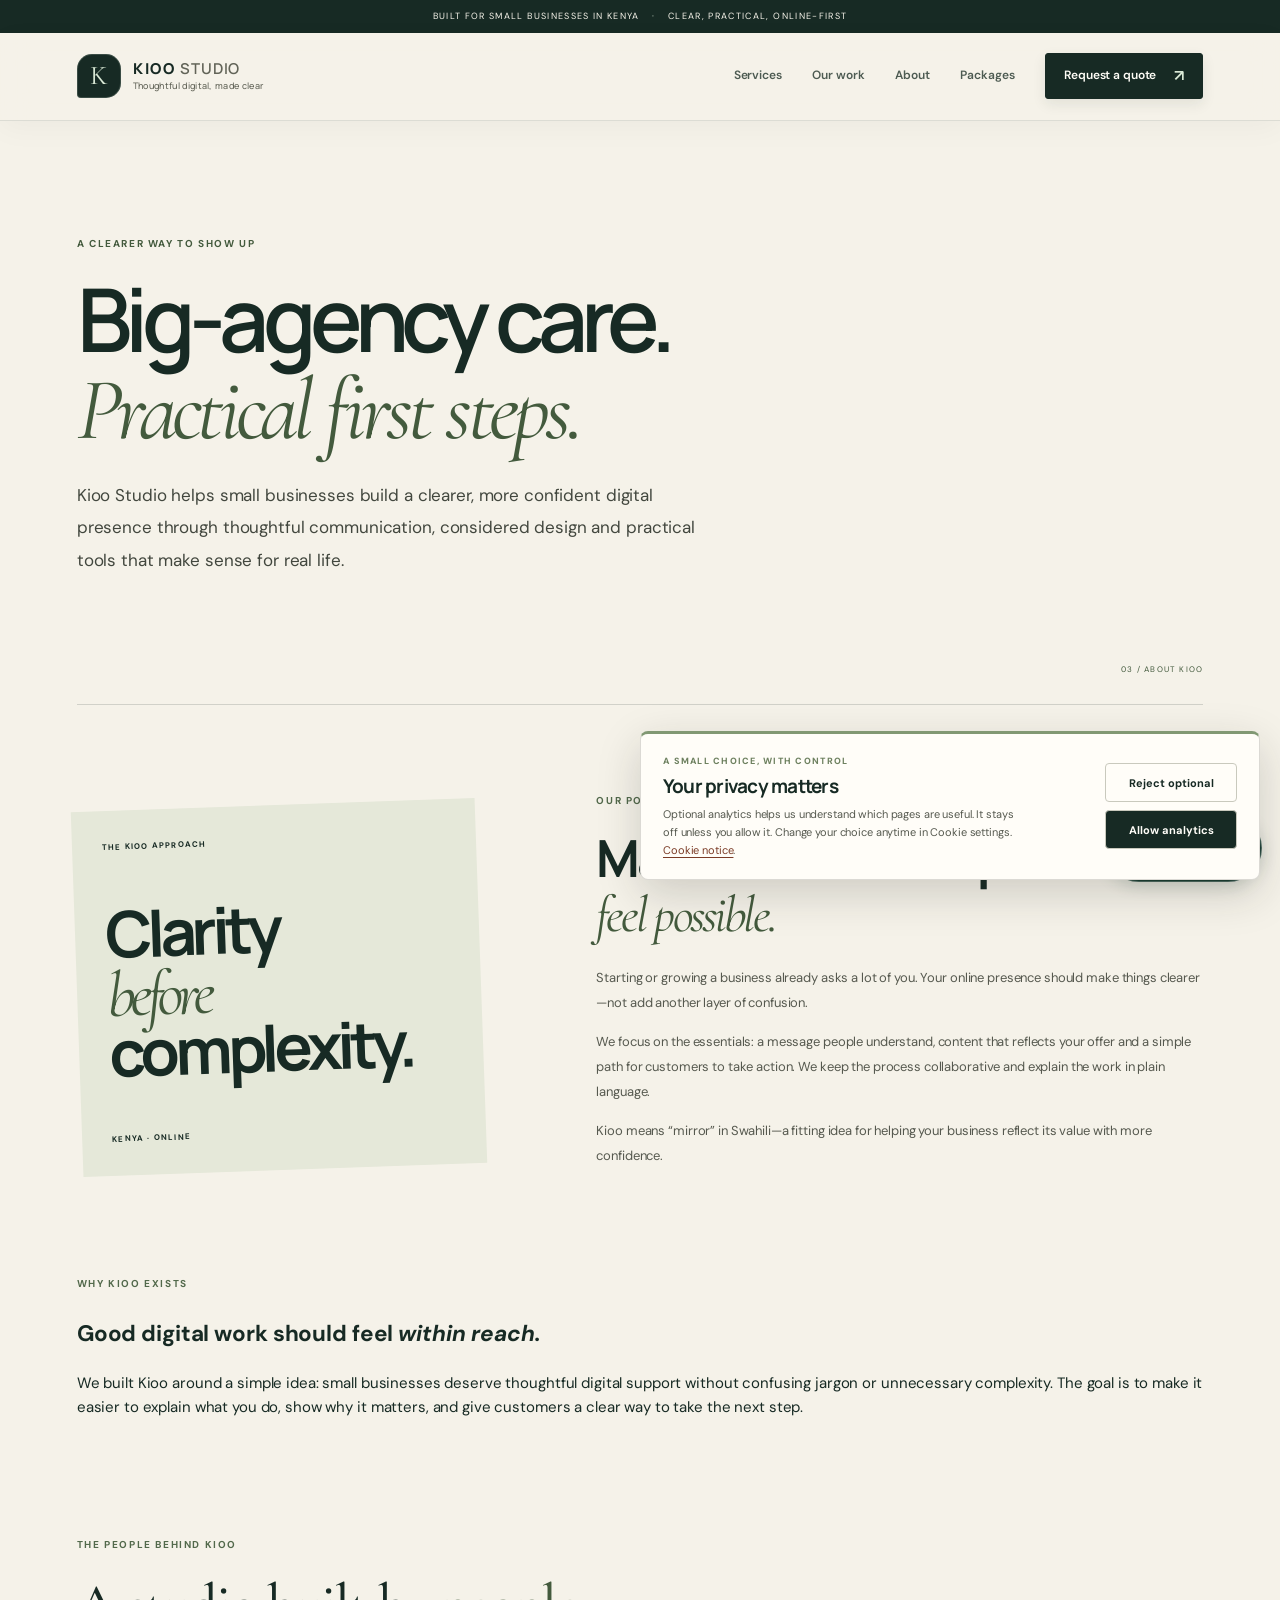
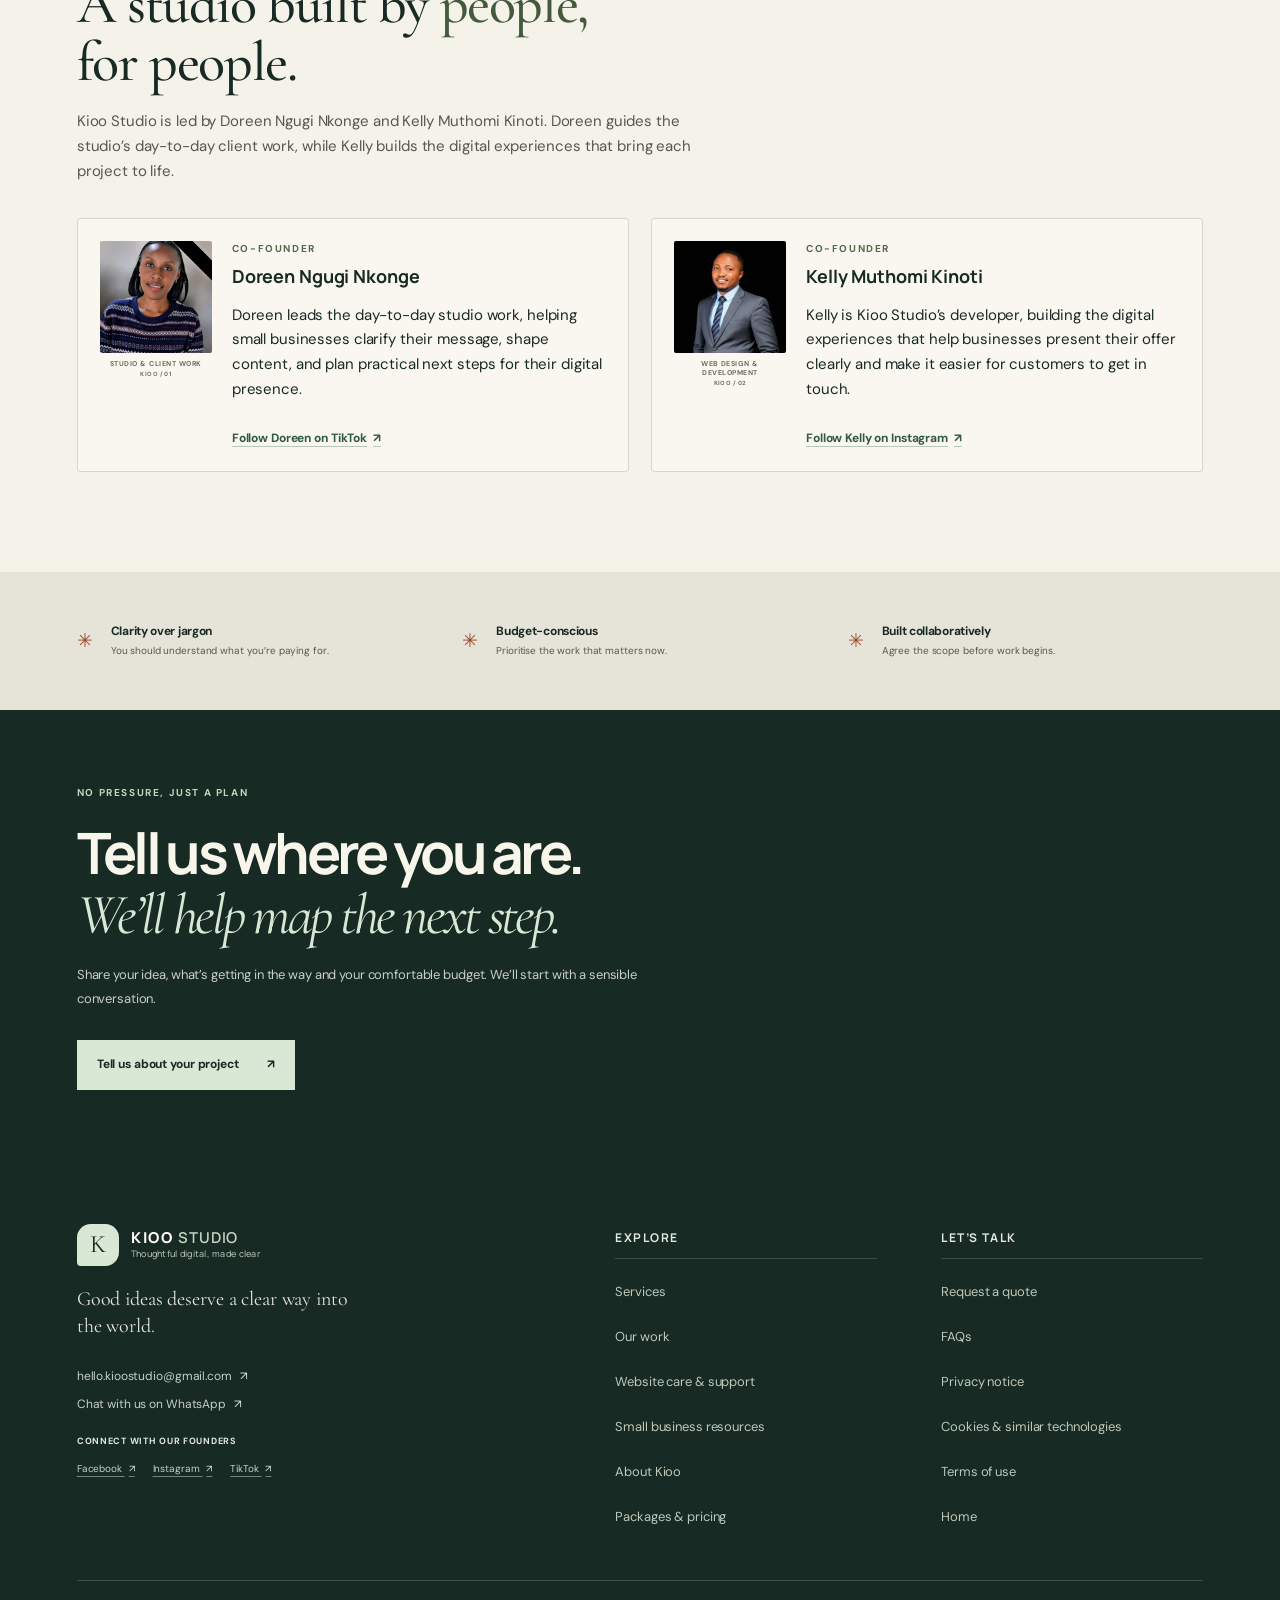
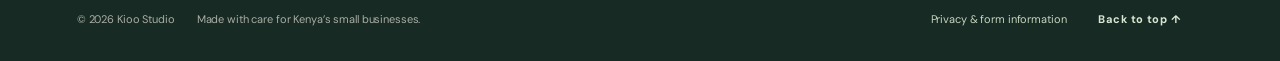
<file: about.html>
<!doctype html>
<html lang="en">
<head>
  <meta charset="utf-8">
  <meta name="viewport" content="width=device-width, initial-scale=1">
  <meta name="theme-color" content="#172a24">
  <meta name="description" content="Meet Kioo Studio: thoughtful, budget-conscious digital support for small businesses in Kenya.">
  <link rel="canonical" href="https://kioo-studio.vercel.app/about">
  <meta property="og:type" content="website">
  <meta property="og:site_name" content="Kioo Studio">
  <meta property="og:url" content="https://kioo-studio.vercel.app/about">
  <meta property="og:title" content="About Kioo Studio">
  <meta property="og:description" content="Meet Kioo Studio: thoughtful, budget-conscious digital support for small businesses in Kenya.">
  <link rel="icon" href="favicon.svg?v=3" type="image/svg+xml">
  <link rel="preconnect" href="https://fonts.googleapis.com">
  <link rel="preconnect" href="https://fonts.gstatic.com" crossorigin>
  <link href="https://fonts.googleapis.com/css2?family=Cormorant+Garamond:ital,wght@0,400;0,500;0,600;1,400;1,500&family=DM+Sans:wght@400;500;600;700&family=Manrope:wght@400;500;600;700;800&display=swap" rel="stylesheet">
  <link rel="stylesheet" href="styles.css?v=accessibility-polish-20261023">
  <script src="script.js" defer></script>
  <title>About Kioo Studio</title>
</head>
<body>
<a class="skip-link" href="#main-content">Skip to content</a>
<div class="announcement">Built for small businesses in Kenya <span>·</span> Clear, practical, online-first</div>
<header class="site-header">
  <a class="brand" href="/"><span class="brand-mark" aria-hidden="true">K</span><span class="brand-lockup"><span class="brand-name">KIOO<span class="brand-light"> STUDIO</span></span><span class="brand-tagline">Thoughtful digital, made clear</span></span></a>
  <a class="mobile-header-cta" href="/contact#project-form">Request a quote <span aria-hidden="true">↗</span></a>
    <button class="menu-toggle" aria-expanded="false" aria-controls="main-nav" aria-label="Open menu"><span></span><span></span></button>
  <nav id="main-nav" class="nav" aria-label="Main navigation">
    <a href="/services">Services</a><a href="/work">Our work</a><a href="/about">About</a><a href="/packages">Packages</a><a class="nav-cta" href="/contact#project-form">Request a quote <span aria-hidden="true">↗</span></a>
  </nav>
</header>
<main id="main-content">
<section class="inner-hero section-wrap"><p class="eyebrow">A CLEARER WAY TO SHOW UP</p><h1>Big-agency care.<br><em>Practical first steps.</em></h1><p class="inner-lead">Kioo Studio helps small businesses build a clearer, more confident digital presence through thoughtful communication, considered design and practical tools that make sense for real life.</p><span class="page-index">03 / ABOUT KIOO</span></section>
<section class="about-story section-wrap"><div class="about-stamp"><span>THE KIOO APPROACH</span><strong>Clarity<br><em>before</em><br>complexity.</strong><i>KENYA · ONLINE</i></div><div><p class="eyebrow">OUR POINT OF VIEW</p><h2>Make the next step<br><em>feel possible.</em></h2><p>Starting or growing a business already asks a lot of you. Your online presence should make things clearer—not add another layer of confusion.</p><p>We focus on the essentials: a message people understand, content that reflects your offer and a simple path for customers to take action. We keep the process collaborative and explain the work in plain language.</p><p>Kioo means “mirror” in Swahili—a fitting idea for helping your business reflect its value with more confidence.</p></div></section>
<section class="why-kioo section-wrap" aria-labelledby="why-kioo-heading">
  <div class="why-kioo-copy">
    <p class="eyebrow">WHY KIOO EXISTS</p>
    <h2 id="why-kioo-heading">Good digital work should feel <em>within reach.</em></h2>
    <p>We built Kioo around a simple idea: small businesses deserve thoughtful digital support without confusing jargon or unnecessary complexity. The goal is to make it easier to explain what you do, show why it matters, and give customers a clear way to take the next step.</p>
  </div>
</section>
<section class="founders-section section-wrap" aria-labelledby="founders-heading">
  <div class="founders-intro">
    <p class="eyebrow">THE PEOPLE BEHIND KIOO</p>
    <h2 id="founders-heading">A studio built by <em>people,</em><br>for people.</h2>
    <p>Kioo Studio is led by Doreen Ngugi Nkonge and Kelly Muthomi Kinoti. Doreen guides the studio’s day-to-day client work, while Kelly builds the digital experiences that bring each project to life.</p>
  </div>
  <div class="founders-grid">
    <article class="founder-card">
      <figure class="founder-portrait"><img src="assets/founders/doreen-ngugi-nkonge.webp" alt="Doreen Ngugi Nkonge, co-founder of Kioo Studio" loading="lazy" decoding="async"><figcaption><span class="founder-portrait-caption">Studio &amp; client work</span><span class="founder-portrait-index">KIOO / 01</span></figcaption></figure>
      <div class="founder-copy"><p class="eyebrow">CO-FOUNDER</p><h3>Doreen Ngugi Nkonge</h3><p>Doreen leads the day-to-day studio work, helping small businesses clarify their message, shape content, and plan practical next steps for their digital presence.</p><a class="founder-social-link" href="https://www.tiktok.com/@doreen_ngugi" target="_blank" rel="noopener noreferrer" aria-label="Follow Doreen Ngugi Nkonge on TikTok">Follow Doreen on TikTok <span aria-hidden="true">↗</span></a></div>
    </article>
    <article class="founder-card">
      <figure class="founder-portrait"><img src="assets/founders/kelly-muthomi-kinoti.webp" alt="Kelly Muthomi Kinoti, co-founder of Kioo Studio" loading="lazy" decoding="async"><figcaption><span class="founder-portrait-caption">Web design &amp; development</span><span class="founder-portrait-index">KIOO / 02</span></figcaption></figure>
      <div class="founder-copy"><p class="eyebrow">CO-FOUNDER</p><h3>Kelly Muthomi Kinoti</h3><p>Kelly is Kioo Studio’s developer, building the digital experiences that help businesses present their offer clearly and make it easier for customers to get in touch.</p><a class="founder-social-link" href="https://www.instagram.com/kellymuthomikinoti/?hl=en" target="_blank" rel="noopener noreferrer" aria-label="Follow Kelly Muthomi Kinoti on Instagram">Follow Kelly on Instagram <span aria-hidden="true">↗</span></a></div>
    </article>
  </div>
</section>
<section class="values-strip"><div class="section-wrap values-inner"><div><span>✳</span><strong>Clarity over jargon</strong><p>You should understand what you’re paying for.</p></div><div><span>✳</span><strong>Budget-conscious</strong><p>Prioritise the work that matters now.</p></div><div><span>✳</span><strong>Built collaboratively</strong><p>Agree the scope before work begins.</p></div></div></section>
<section class="page-note-band"><div class="section-wrap"><p class="eyebrow">NO PRESSURE, JUST A PLAN</p><h2>Tell us where you are.<br><em>We’ll help map the next step.</em></h2><p>Share your idea, what’s getting in the way and your comfortable budget. We’ll start with a sensible conversation.</p><a class="button button-light" href="/contact">Tell us about your project <span>↗</span></a></div></section>
</main>
<footer class="site-footer">
  <div class="section-wrap footer-top">
    <div class="footer-brand-column">
      <a class="brand footer-brand" href="/"><span class="brand-mark" aria-hidden="true">K</span><span class="brand-lockup"><span class="brand-name">KIOO<span class="brand-light"> STUDIO</span></span><span class="brand-tagline">Thoughtful digital, made clear</span></span></a>
      <p class="footer-promise">Good ideas deserve a clear way into the world.</p>
      <a class="footer-email" href="mailto:hello.kioostudio@gmail.com">hello.kioostudio@gmail.com <span>↗</span></a>
      <a class="footer-whatsapp" href="https://wa.me/254740354169" target="_blank" rel="noopener noreferrer">Chat with us on WhatsApp <span>↗</span></a>
      <div class="footer-socials" aria-label="Social media">
        <span class="footer-socials-label">Connect with our founders</span>
        <a href="https://www.facebook.com/profile.php?id=61595181555332" target="_blank" rel="noopener noreferrer" aria-label="Kioo Studio on Facebook">Facebook <span>↗</span></a>
        <a href="https://www.instagram.com/kellymuthomikinoti/?hl=en" target="_blank" rel="noopener noreferrer" aria-label="Instagram profile for Kelly Muthomi Kinoti">Instagram <span>↗</span></a>
        <a href="https://www.tiktok.com/@doreen_ngugi" target="_blank" rel="noopener noreferrer" aria-label="TikTok profile for Doreen Ngugi">TikTok <span>↗</span></a>
      </div>
    </div>
    <div class="footer-links-group"><h2>Explore</h2><a href="/services">Services</a><a href="/work">Our work</a><a href="/website-care">Website care &amp; support</a><a href="/resources">Small business resources</a><a href="/about">About Kioo</a><a href="/packages">Packages & pricing</a></div>
    <div class="footer-links-group"><h2>Let’s talk</h2><a href="/contact#project-form">Request a quote</a><a href="/#faq">FAQs</a><a href="/privacy">Privacy notice</a><a href="/cookie-policy">Cookies &amp; similar technologies</a><a href="/terms">Terms of use</a><a href="/">Home</a></div>
  </div>
  <div class="section-wrap footer-bottom"><span>© <span id="year"></span> Kioo Studio</span><span>Made with care for Kenya’s small businesses.</span><a href="/privacy">Privacy & form information</a><a class="back-top" href="#main-content">Back to top ↑</a></div>
</footer>
</body>
</html>
</file>
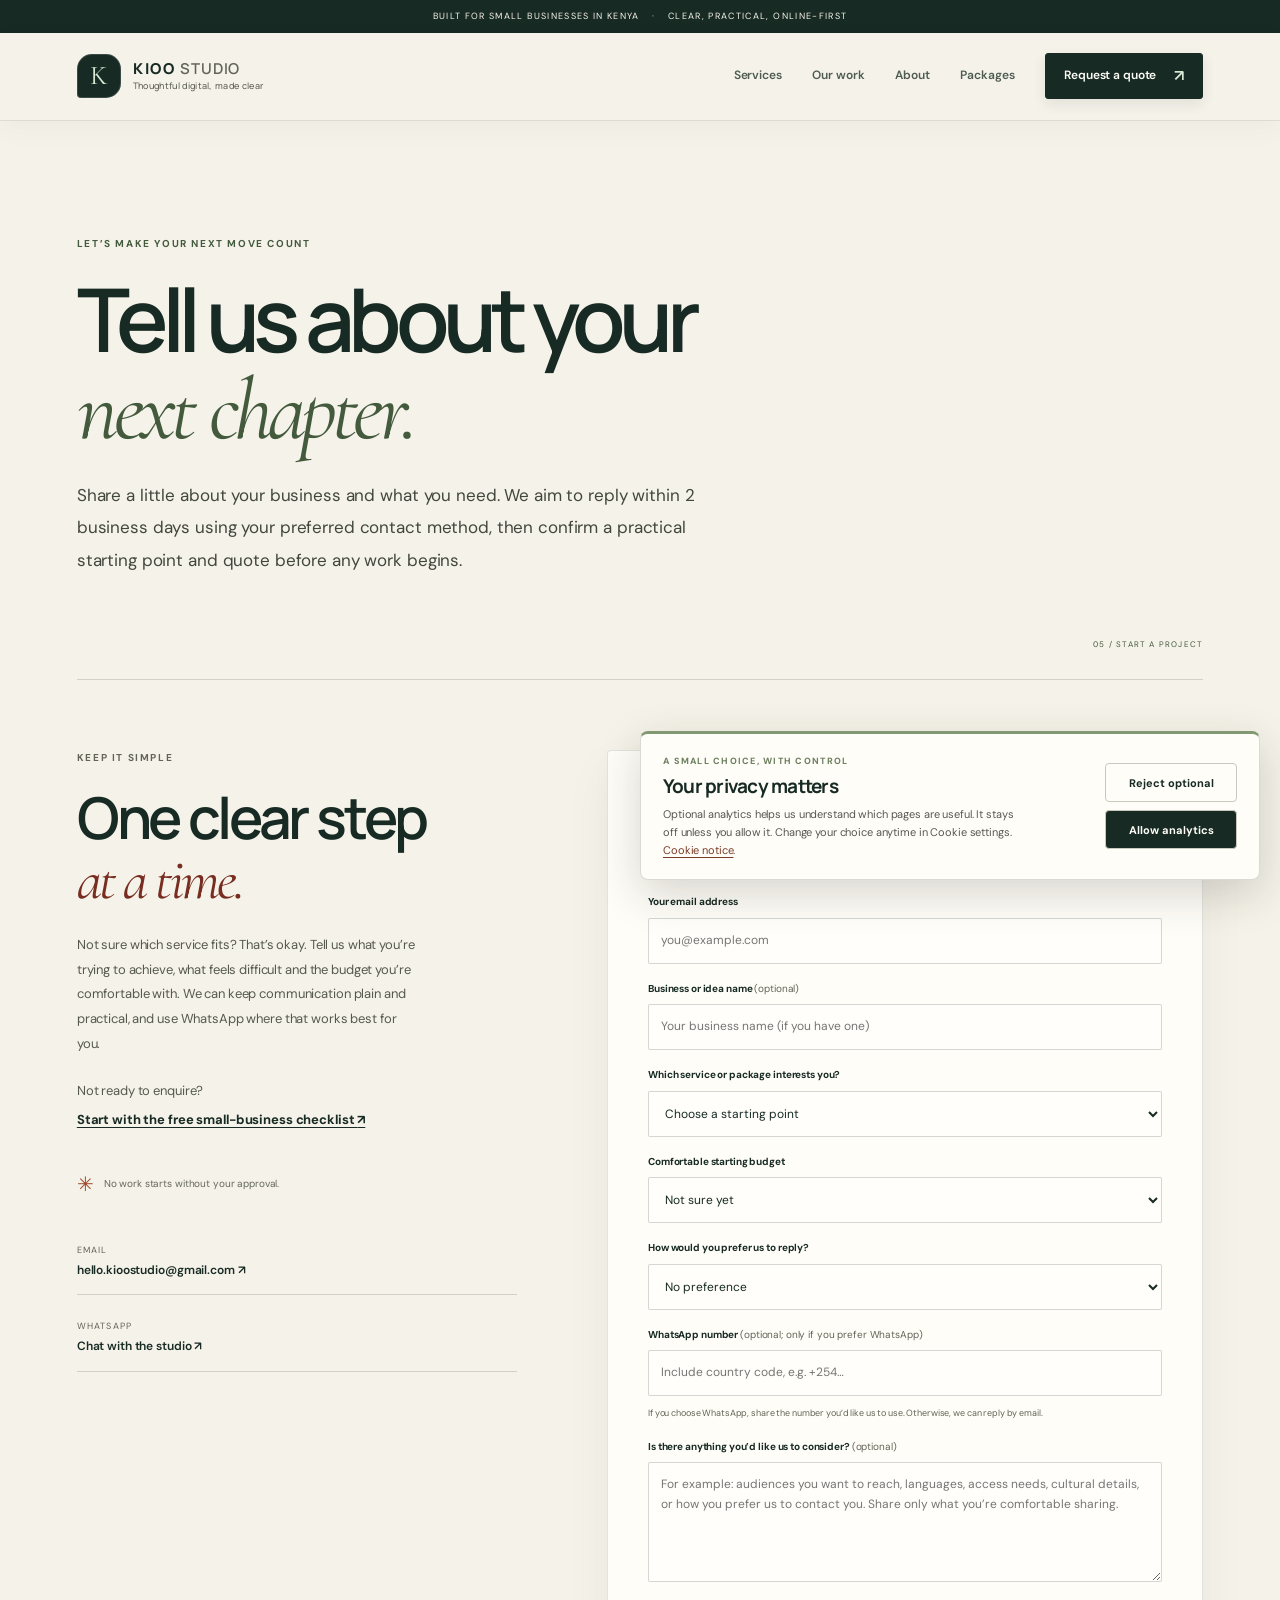
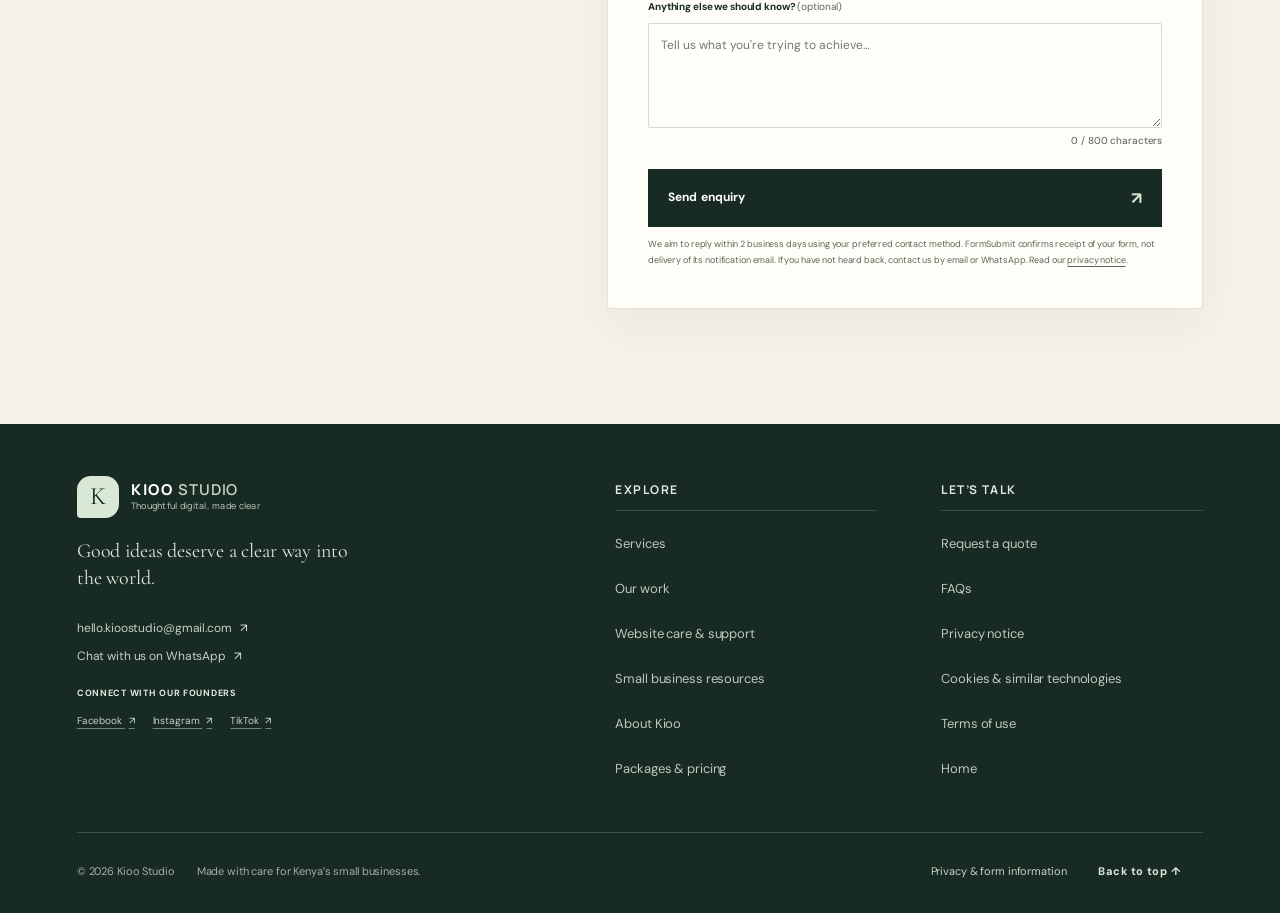
<file: contact.html>
<!doctype html>
<html lang="en">
<head>
  <meta charset="utf-8">
  <meta name="viewport" content="width=device-width, initial-scale=1">
  <meta name="theme-color" content="#172a24">
  <meta name="description" content="Tell Kioo Studio about your business, goals and budget to explore a practical digital starting point.">
  <link rel="canonical" href="https://kioo-studio.vercel.app/contact">
  <meta property="og:type" content="website">
  <meta property="og:site_name" content="Kioo Studio">
  <meta property="og:url" content="https://kioo-studio.vercel.app/contact">
  <meta property="og:title" content="Start a project — Kioo Studio">
  <meta property="og:description" content="Tell Kioo Studio about your business, goals and budget to explore a practical digital starting point.">
  <link rel="icon" href="favicon.svg?v=3" type="image/svg+xml">
  <link rel="preconnect" href="https://fonts.googleapis.com">
  <link rel="preconnect" href="https://fonts.gstatic.com" crossorigin>
  <link href="https://fonts.googleapis.com/css2?family=Cormorant+Garamond:ital,wght@0,400;0,500;0,600;1,400;1,500&family=DM+Sans:wght@400;500;600;700&family=Manrope:wght@400;500;600;700;800&display=swap" rel="stylesheet">
  <link rel="stylesheet" href="styles.css?v=accessibility-polish-20261023">
  <script src="script.js" defer></script>
  <title>Start a project — Kioo Studio</title>
</head>
<body>
<a class="skip-link" href="#main-content">Skip to content</a>
<div class="announcement">Built for small businesses in Kenya <span>·</span> Clear, practical, online-first</div>
<header class="site-header">
  <a class="brand" href="/"><span class="brand-mark" aria-hidden="true">K</span><span class="brand-lockup"><span class="brand-name">KIOO<span class="brand-light"> STUDIO</span></span><span class="brand-tagline">Thoughtful digital, made clear</span></span></a>
  <a class="mobile-header-cta" href="/contact#project-form">Request a quote <span aria-hidden="true">↗</span></a>
    <button class="menu-toggle" aria-expanded="false" aria-controls="main-nav" aria-label="Open menu"><span></span><span></span></button>
  <nav id="main-nav" class="nav" aria-label="Main navigation">
    <a href="/services">Services</a><a href="/work">Our work</a><a href="/about">About</a><a href="/packages">Packages</a><a class="nav-cta" href="/contact#project-form">Request a quote <span aria-hidden="true">↗</span></a>
  </nav>
</header>
<main id="main-content">
<section class="inner-hero section-wrap contact-page-hero"><p class="eyebrow">LET’S MAKE YOUR NEXT MOVE COUNT</p><h1>Tell us about your<br><em>next chapter.</em></h1><p class="inner-lead">Share a little about your business and what you need. We aim to reply within 2 business days using your preferred contact method, then confirm a practical starting point and quote before any work begins.</p><span class="page-index">05 / START A PROJECT</span></section>
<section class="contact-section section-wrap contact-page-layout"><div class="contact-copy"><p class="eyebrow">KEEP IT SIMPLE</p><h2>One clear step<br><em>at a time.</em></h2><p>Not sure which service fits? That’s okay. Tell us what you’re trying to achieve, what feels difficult and the budget you’re comfortable with. We can keep communication plain and practical, and use WhatsApp where that works best for you.</p><p class="contact-checklist-link">Not ready to enquire? <a href="/#starter-checklist">Start with the free small-business checklist <span aria-hidden="true">↗</span></a></p><div class="contact-footnote"><span>✳</span> No work starts without your approval.</div><div class="contact-direct"><a href="mailto:hello.kioostudio@gmail.com"><span>Email</span><strong>hello.kioostudio@gmail.com ↗</strong></a><a href="https://wa.me/254740354169" target="_blank" rel="noopener noreferrer"><span>WhatsApp</span><strong>Chat with the studio ↗</strong></a></div></div>
<form class="contact-form" id="project-form" action="https://formsubmit.app/f/92dess2wnx" method="POST">
        <input type="hidden" name="_subject" value="New Kioo Studio enquiry">
        <input type="hidden" name="_ts" value="">
<div class="form-trap" aria-hidden="true"><label for="website">Leave this field empty</label><input id="website" name="_gotcha" tabindex="-1" autocomplete="off"></div>
<label for="name">Your name</label><input id="name" name="name" autocomplete="name" placeholder="What should we call you?" required>
<label for="email">Your email address</label><input id="email" name="email" type="email" autocomplete="email" placeholder="you@example.com" required>
<label for="business">Business or idea name <span>(optional)</span></label><input id="business" name="business" autocomplete="organization" placeholder="Your business name (if you have one)">
<label for="need">Which service or package interests you?</label><select id="need" name="need" required><option value="" disabled selected>Choose a starting point</option><option>Brand basics</option><option>Social content</option><option>Digital launch kit / simple website</option><option>Website / web development</option><option>The Essentials</option><option>The Content Kit</option><option>The Digital Starter</option><option>I'm not sure yet</option></select>
<label for="budget">Comfortable starting budget</label><select id="budget" name="budget"><option value="Not sure yet">Not sure yet</option><option>Under KSh 2,000</option><option>KSh 2,000–5,000</option><option>KSh 5,000–10,000</option><option>Let's discuss the scope first</option></select>
<label for="reply-preference">How would you prefer us to reply?</label><select id="reply-preference" name="reply_preference"><option value="No preference">No preference</option><option>Email</option><option>WhatsApp</option></select>
<label for="whatsapp-number">WhatsApp number <span>(optional; only if you prefer WhatsApp)</span></label><input id="whatsapp-number" name="whatsapp_number" type="tel" autocomplete="tel" inputmode="tel" aria-describedby="whatsapp-number-hint" placeholder="Include country code, e.g. +254…"><p class="form-hint" id="whatsapp-number-hint">If you choose WhatsApp, share the number you’d like us to use. Otherwise, we can reply by email.</p>
<label for="audience-considerations">Is there anything you’d like us to consider? <span>(optional)</span></label><textarea id="audience-considerations" name="audience_considerations" rows="3" maxlength="600" placeholder="For example: audiences you want to reach, languages, access needs, cultural details, or how you prefer us to contact you. Share only what you’re comfortable sharing."></textarea>
<label for="details">Anything else we should know? <span>(optional)</span></label><textarea id="details" name="details" rows="3" maxlength="800" aria-describedby="details-count" placeholder="Tell us what you're trying to achieve…"></textarea><p class="character-count" id="details-count">0 / 800 characters</p>
<button class="button button-dark form-submit" type="submit">Send enquiry <span>↗</span></button><p class="form-hint">We aim to reply within 2 business days using your preferred contact method. FormSubmit confirms receipt of your form, not delivery of its notification email. If you have not heard back, contact us by email or WhatsApp. Read our <a href="/privacy">privacy notice</a>.</p><p class="form-status" id="form-status" role="status" aria-live="polite"></p>
<div class="enquiry-output" id="enquiry-output" hidden><label for="enquiry-preview">Your enquiry is ready</label><textarea id="enquiry-preview" rows="9" readonly></textarea><div class="enquiry-actions"><button class="button button-dark" id="email-enquiry" type="button">Send by email <span>↗</span></button><button class="button button-outline" id="copy-enquiry" type="button">Copy enquiry <span>↗</span></button><button class="button button-outline" id="whatsapp-enquiry" type="button">Send on WhatsApp <span>↗</span></button><button class="button button-outline" id="share-enquiry" type="button" hidden>Share enquiry <span>↗</span></button><button class="button button-outline" id="download-enquiry" type="button">Download .txt <span>↓</span></button></div><p class="form-hint">Email and WhatsApp open a prepared message. Review it and press Send in that app. Copy and download are backup options; they do not send the enquiry.</p></div>
</form></section>
</main>
<footer class="site-footer">
  <div class="section-wrap footer-top">
    <div class="footer-brand-column">
      <a class="brand footer-brand" href="/"><span class="brand-mark" aria-hidden="true">K</span><span class="brand-lockup"><span class="brand-name">KIOO<span class="brand-light"> STUDIO</span></span><span class="brand-tagline">Thoughtful digital, made clear</span></span></a>
      <p class="footer-promise">Good ideas deserve a clear way into the world.</p>
      <a class="footer-email" href="mailto:hello.kioostudio@gmail.com">hello.kioostudio@gmail.com <span>↗</span></a>
      <a class="footer-whatsapp" href="https://wa.me/254740354169" target="_blank" rel="noopener noreferrer">Chat with us on WhatsApp <span>↗</span></a>
      <div class="footer-socials" aria-label="Social media">
        <span class="footer-socials-label">Connect with our founders</span>
        <a href="https://www.facebook.com/profile.php?id=61595181555332" target="_blank" rel="noopener noreferrer" aria-label="Kioo Studio on Facebook">Facebook <span>↗</span></a>
        <a href="https://www.instagram.com/kellymuthomikinoti/?hl=en" target="_blank" rel="noopener noreferrer" aria-label="Instagram profile for Kelly Muthomi Kinoti">Instagram <span>↗</span></a>
        <a href="https://www.tiktok.com/@doreen_ngugi" target="_blank" rel="noopener noreferrer" aria-label="TikTok profile for Doreen Ngugi">TikTok <span>↗</span></a>
      </div>
    </div>
    <div class="footer-links-group"><h2>Explore</h2><a href="/services">Services</a><a href="/work">Our work</a><a href="/website-care">Website care &amp; support</a><a href="/resources">Small business resources</a><a href="/about">About Kioo</a><a href="/packages">Packages & pricing</a></div>
    <div class="footer-links-group"><h2>Let’s talk</h2><a href="/contact#project-form">Request a quote</a><a href="/#faq">FAQs</a><a href="/privacy">Privacy notice</a><a href="/cookie-policy">Cookies &amp; similar technologies</a><a href="/terms">Terms of use</a><a href="/">Home</a></div>
  </div>
  <div class="section-wrap footer-bottom"><span>© <span id="year"></span> Kioo Studio</span><span>Made with care for Kenya’s small businesses.</span><a href="/privacy">Privacy & form information</a><a class="back-top" href="#main-content">Back to top ↑</a></div>
</footer>
</body>
</html>
</file>
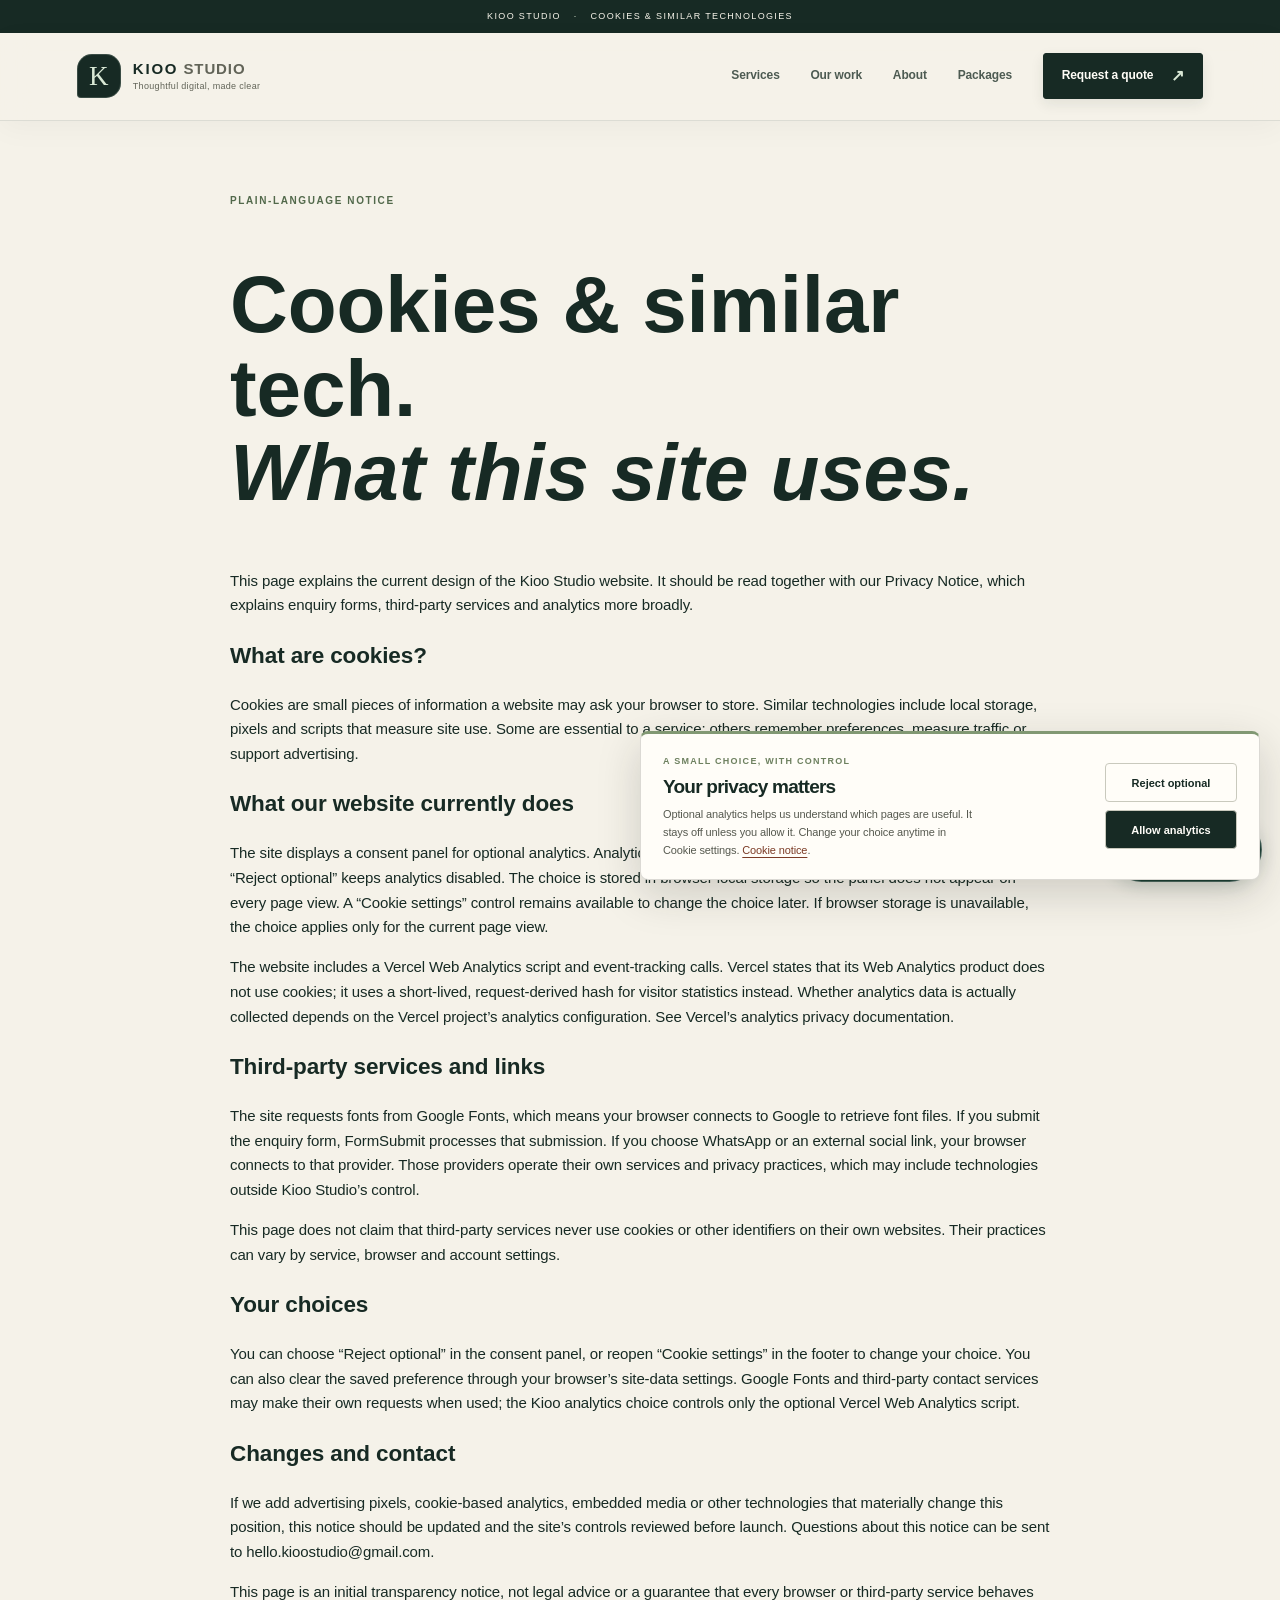
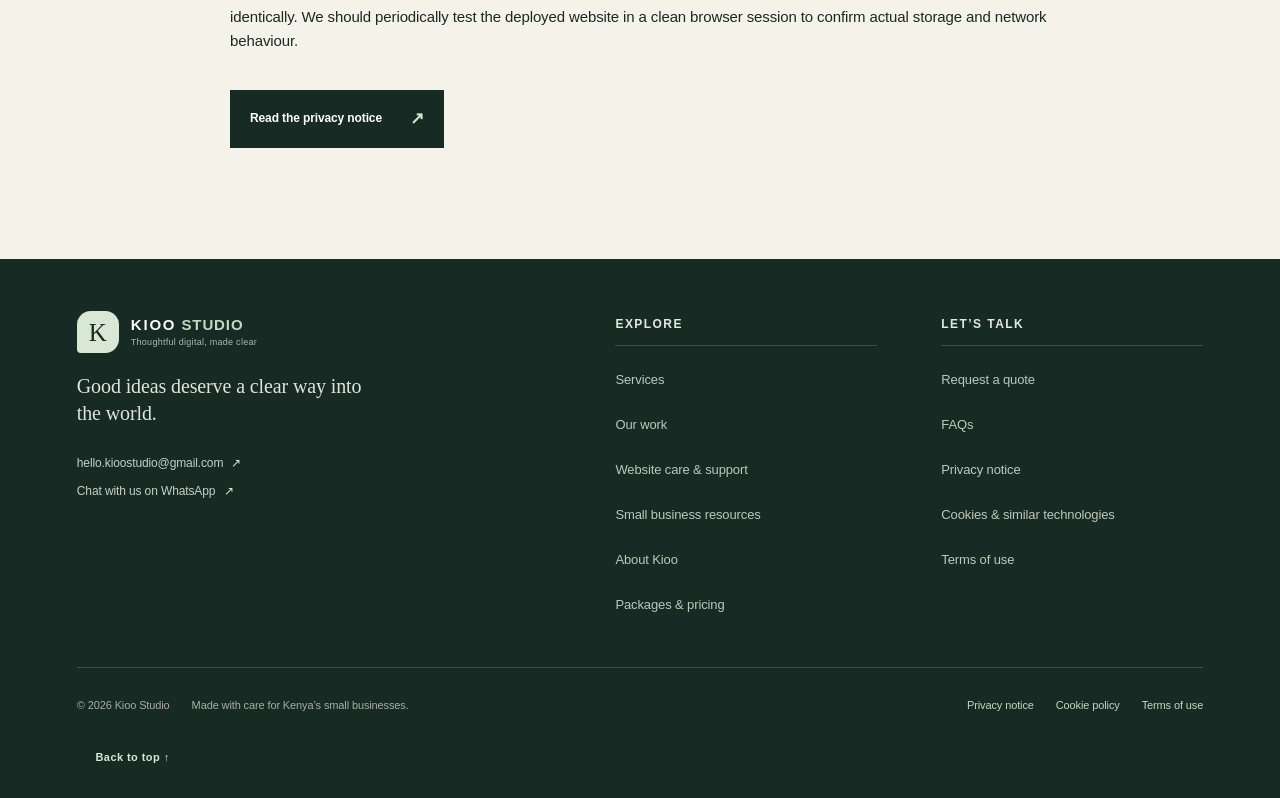
<file: cookie-policy.html>
<!doctype html>
<html lang="en">
<head>
  <meta charset="utf-8">
  <meta name="viewport" content="width=device-width, initial-scale=1">
  <meta name="theme-color" content="#173c31">
  <meta name="description" content="Learn how Kioo Studio uses cookies and similar technologies, including its current cookie-free analytics setup and third-party links.">
  <link rel="canonical" href="https://kioo-studio.vercel.app/cookie-policy">
  <meta property="og:type" content="website">
  <meta property="og:site_name" content="Kioo Studio">
  <meta property="og:url" content="https://kioo-studio.vercel.app/cookie-policy">
  <meta property="og:title" content="Cookies &amp; Similar Technologies — Kioo Studio">
  <meta property="og:description" content="A plain-language explanation of cookies, analytics and third-party services on the Kioo Studio website.">
  <link rel="icon" href="favicon.svg?v=3" type="image/svg+xml">
  <link rel="stylesheet" href="styles.css?v=accessibility-polish-20261023">
  <script src="script.js" defer></script>
  <title>Cookies &amp; Similar Technologies — Kioo Studio</title>
</head>
<body>
<a class="skip-link" href="#cookie-content">Skip to content</a>
<div class="announcement">Kioo Studio <span>·</span> Cookies &amp; similar technologies</div>
<header class="site-header">
  <a class="brand" href="/"><span class="brand-mark" aria-hidden="true">K</span><span class="brand-lockup"><span class="brand-name">KIOO<span class="brand-light"> STUDIO</span></span><span class="brand-tagline">Thoughtful digital, made clear</span></span></a>
  <a class="mobile-header-cta" href="/contact#project-form">Request a quote <span aria-hidden="true">↗</span></a>
  <button class="menu-toggle" aria-expanded="false" aria-controls="main-nav" aria-label="Open menu"><span></span><span></span></button>
  <nav id="main-nav" class="nav" aria-label="Main navigation"><a href="/services">Services</a><a href="/work">Our work</a><a href="/about">About</a><a href="/packages">Packages</a><a class="nav-cta" href="/contact#project-form">Request a quote <span aria-hidden="true">↗</span></a></nav>
</header>
<main id="cookie-content" class="section-wrap" style="max-width:820px;padding-top:72px;padding-bottom:96px">
  <p class="eyebrow">PLAIN-LANGUAGE NOTICE</p>
  <h1 style="font-size:clamp(2.5rem,7vw,5rem);line-height:1.05">Cookies &amp; similar tech.<br><em>What this site uses.</em></h1>
  <p>This page explains the current design of the Kioo Studio website. It should be read together with our <a href="/privacy">Privacy Notice</a>, which explains enquiry forms, third-party services and analytics more broadly.</p>
  <h2>What are cookies?</h2>
  <p>Cookies are small pieces of information a website may ask your browser to store. Similar technologies include local storage, pixels and scripts that measure site use. Some are essential to a service; others remember preferences, measure traffic or support advertising.</p>
  <h2>What our website currently does</h2>
  <p>The site displays a consent panel for optional analytics. Analytics is off unless a visitor chooses “Accept analytics”; choosing “Reject optional” keeps analytics disabled. The choice is stored in browser local storage so the panel does not appear on every page view. A “Cookie settings” control remains available to change the choice later. If browser storage is unavailable, the choice applies only for the current page view.</p>
  <p>The website includes a Vercel Web Analytics script and event-tracking calls. Vercel states that its Web Analytics product does not use cookies; it uses a short-lived, request-derived hash for visitor statistics instead. Whether analytics data is actually collected depends on the Vercel project’s analytics configuration. See <a href="https://vercel.com/docs/analytics/privacy-policy" target="_blank" rel="noopener noreferrer">Vercel’s analytics privacy documentation</a>.</p>
  <h2>Third-party services and links</h2>
  <p>The site requests fonts from Google Fonts, which means your browser connects to Google to retrieve font files. If you submit the enquiry form, FormSubmit processes that submission. If you choose WhatsApp or an external social link, your browser connects to that provider. Those providers operate their own services and privacy practices, which may include technologies outside Kioo Studio’s control.</p>
  <p>This page does not claim that third-party services never use cookies or other identifiers on their own websites. Their practices can vary by service, browser and account settings.</p>
  <h2>Your choices</h2>
  <p>You can choose “Reject optional” in the consent panel, or reopen “Cookie settings” in the footer to change your choice. You can also clear the saved preference through your browser’s site-data settings. Google Fonts and third-party contact services may make their own requests when used; the Kioo analytics choice controls only the optional Vercel Web Analytics script.</p>
  <h2>Changes and contact</h2>
  <p>If we add advertising pixels, cookie-based analytics, embedded media or other technologies that materially change this position, this notice should be updated and the site’s controls reviewed before launch. Questions about this notice can be sent to <a href="mailto:hello.kioostudio@gmail.com">hello.kioostudio@gmail.com</a>.</p>
  <p>This page is an initial transparency notice, not legal advice or a guarantee that every browser or third-party service behaves identically. We should periodically test the deployed website in a clean browser session to confirm actual storage and network behaviour.</p>
  <p style="margin-top:36px"><a class="button button-dark" href="/privacy">Read the privacy notice <span>↗</span></a></p>
</main>
<footer class="site-footer"><div class="section-wrap footer-top">
  <div class="footer-brand-column"><a class="brand footer-brand" href="/"><span class="brand-mark" aria-hidden="true">K</span><span class="brand-lockup"><span class="brand-name">KIOO<span class="brand-light"> STUDIO</span></span><span class="brand-tagline">Thoughtful digital, made clear</span></span></a><p class="footer-promise">Good ideas deserve a clear way into the world.</p><a class="footer-email" href="mailto:hello.kioostudio@gmail.com">hello.kioostudio@gmail.com <span>↗</span></a><a class="footer-whatsapp" href="https://wa.me/254740354169" target="_blank" rel="noopener noreferrer">Chat with us on WhatsApp <span>↗</span></a></div>
  <div class="footer-links-group"><h2>Explore</h2><a href="/services">Services</a><a href="/work">Our work</a><a href="/website-care">Website care &amp; support</a><a href="/resources">Small business resources</a><a href="/about">About Kioo</a><a href="/packages">Packages &amp; pricing</a></div>
  <div class="footer-links-group"><h2>Let’s talk</h2><a href="/contact#project-form">Request a quote</a><a href="/#faq">FAQs</a><a href="/privacy">Privacy notice</a><a href="/cookie-policy" aria-current="page">Cookies &amp; similar technologies</a><a href="/terms">Terms of use</a></div>
</div><div class="section-wrap footer-bottom"><span>© <span id="year"></span> Kioo Studio</span><span>Made with care for Kenya’s small businesses.</span><a href="/privacy">Privacy notice</a><a href="/cookie-policy" aria-current="page">Cookie policy</a><a href="/terms">Terms of use</a><a class="back-top" href="#cookie-content">Back to top ↑</a></div></footer>
</body>
</html>
</file>
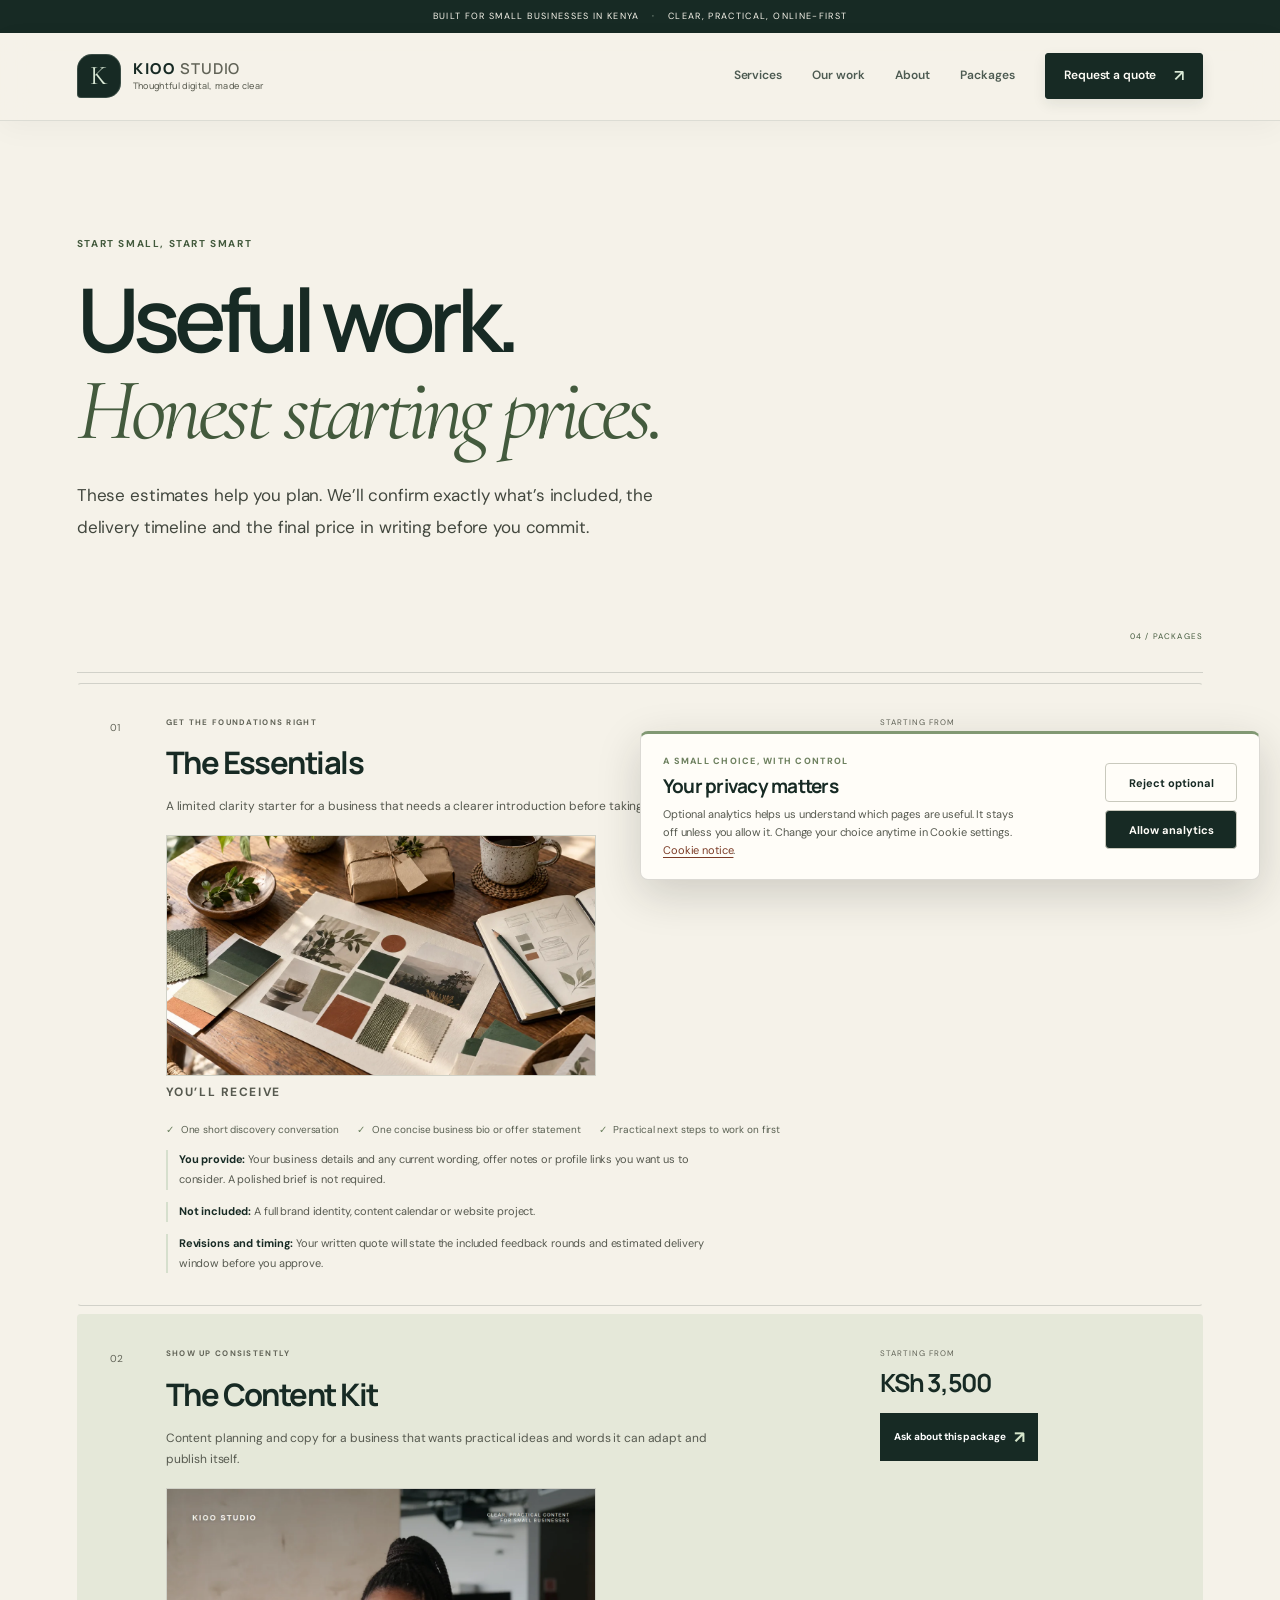
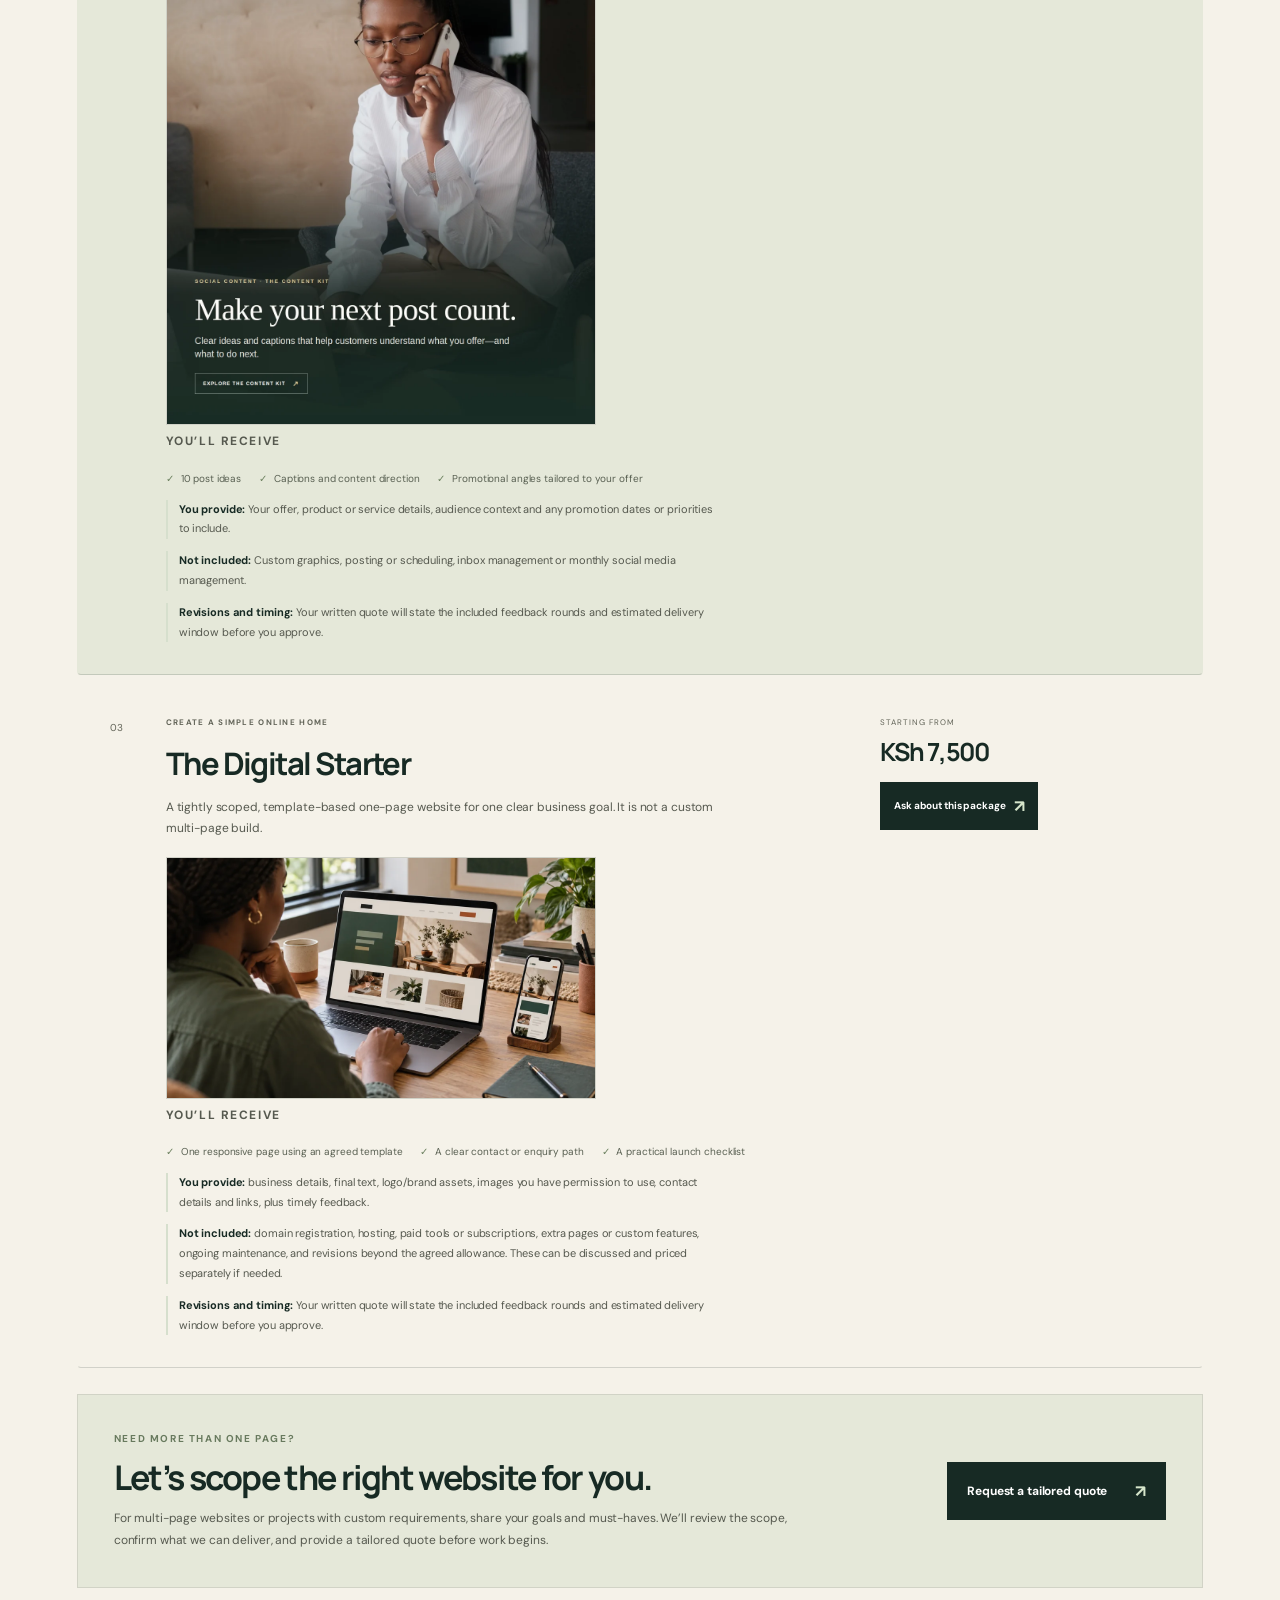
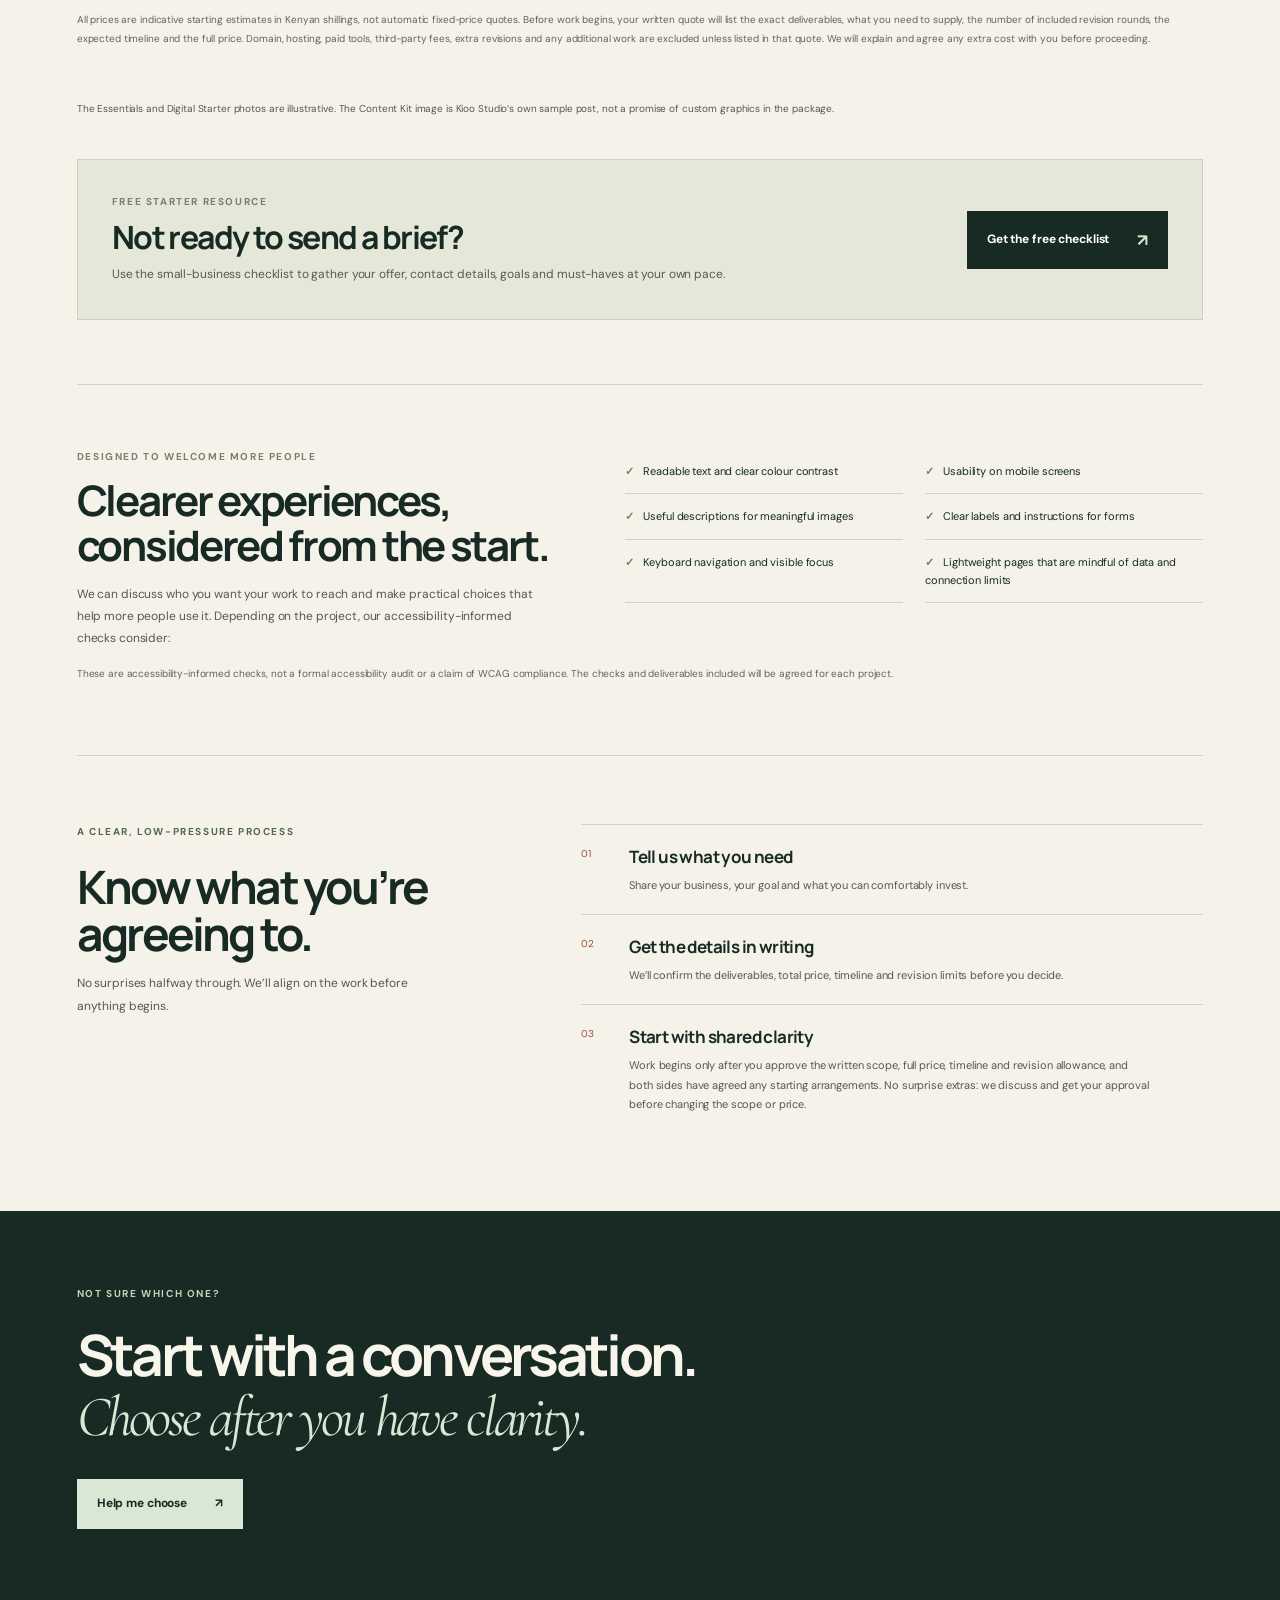
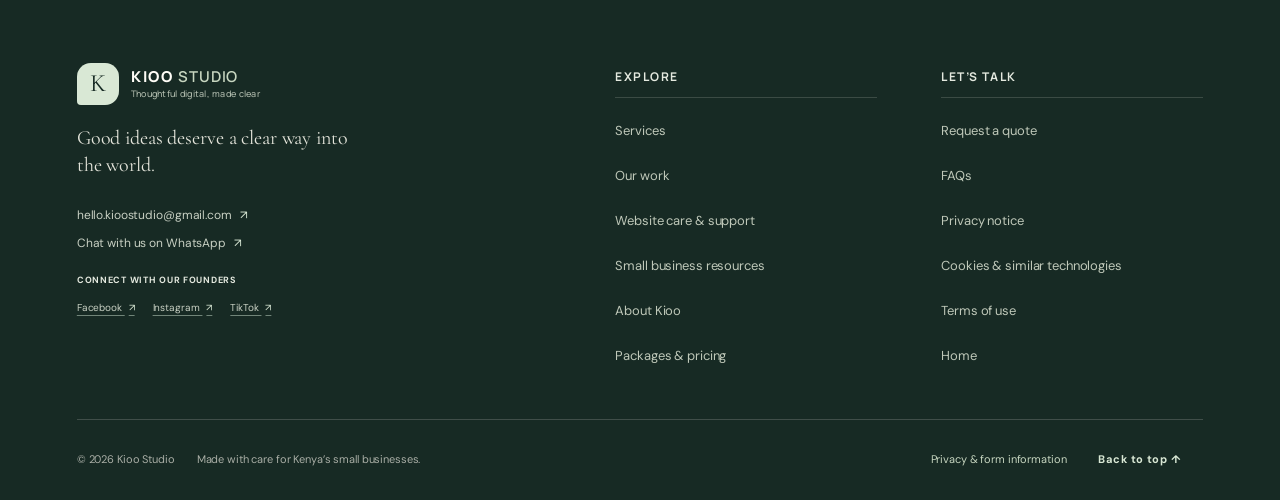
<file: packages.html>
<!doctype html>
<html lang="en">
<head>
  <meta charset="utf-8">
  <meta name="viewport" content="width=device-width, initial-scale=1">
  <meta name="theme-color" content="#172a24">
  <meta name="description" content="Explore starter packages and transparent indicative pricing for Kioo Studio's digital services in Kenya.">
  <link rel="canonical" href="https://kioo-studio.vercel.app/packages">
  <meta property="og:type" content="website">
  <meta property="og:site_name" content="Kioo Studio">
  <meta property="og:url" content="https://kioo-studio.vercel.app/packages">
  <meta property="og:title" content="Packages & pricing — Kioo Studio">
  <meta property="og:description" content="Explore starter packages and transparent indicative pricing for Kioo Studio's digital services in Kenya.">
  <link rel="icon" href="favicon.svg?v=3" type="image/svg+xml">
  <link rel="preconnect" href="https://fonts.googleapis.com">
  <link rel="preconnect" href="https://fonts.gstatic.com" crossorigin>
  <link href="https://fonts.googleapis.com/css2?family=Cormorant+Garamond:ital,wght@0,400;0,500;0,600;1,400;1,500&family=DM+Sans:wght@400;500;600;700&family=Manrope:wght@400;500;600;700;800&display=swap" rel="stylesheet">
  <link rel="stylesheet" href="styles.css?v=accessibility-polish-20261023">
  <script src="script.js" defer></script>
  <title>Packages & pricing — Kioo Studio</title>
</head>
<body>
<a class="skip-link" href="#main-content">Skip to content</a>
<div class="announcement">Built for small businesses in Kenya <span>·</span> Clear, practical, online-first</div>
<header class="site-header">
  <a class="brand" href="/"><span class="brand-mark" aria-hidden="true">K</span><span class="brand-lockup"><span class="brand-name">KIOO<span class="brand-light"> STUDIO</span></span><span class="brand-tagline">Thoughtful digital, made clear</span></span></a>
  <a class="mobile-header-cta" href="/contact#project-form">Request a quote <span aria-hidden="true">↗</span></a>
    <button class="menu-toggle" aria-expanded="false" aria-controls="main-nav" aria-label="Open menu"><span></span><span></span></button>
  <nav id="main-nav" class="nav" aria-label="Main navigation">
    <a href="/services">Services</a><a href="/work">Our work</a><a href="/about">About</a><a href="/packages">Packages</a><a class="nav-cta" href="/contact#project-form">Request a quote <span aria-hidden="true">↗</span></a>
  </nav>
</header>
<main id="main-content">
<section class="inner-hero section-wrap"><p class="eyebrow">START SMALL, START SMART</p><h1>Useful work.<br><em>Honest starting prices.</em></h1><p class="inner-lead">These estimates help you plan. We’ll confirm exactly what’s included, the delivery timeline and the final price in writing before you commit.</p><span class="page-index">04 / PACKAGES</span></section>
<section class="package-page section-wrap"><div class="package-detail"><div class="package-count">01</div><div><p class="eyebrow">GET THE FOUNDATIONS RIGHT</p><h2>The Essentials</h2><p>A limited clarity starter for a business that needs a clearer introduction before taking a bigger step.</p>
<img class="package-preview-image" src="assets/service-visuals/brand-basics.webp" width="1200" height="900" alt="Illustrative brand-planning materials for a business clarity starter." loading="lazy" decoding="async">
<p class="package-detail-label">YOU’LL RECEIVE</p><ul><li>One short discovery conversation</li><li>One concise business bio or offer statement</li><li>Practical next steps to work on first</li></ul><p class="package-scope-note"><strong>You provide:</strong> Your business details and any current wording, offer notes or profile links you want us to consider. A polished brief is not required.</p><p class="package-scope-note"><strong>Not included:</strong> A full brand identity, content calendar or website project.</p><p class="package-scope-note"><strong>Revisions and timing:</strong> Your written quote will state the included feedback rounds and estimated delivery window before you approve.</p></div><div class="package-cost"><small>STARTING FROM</small><strong>KSh 1,500</strong><a class="button button-dark" href="/contact?service=The%20Essentials">Ask about this package <span aria-hidden="true">↗</span></a></div></div>
<div class="package-detail package-highlight"><div class="package-count">02</div><div><p class="eyebrow">SHOW UP CONSISTENTLY</p><h2>The Content Kit</h2><p>Content planning and copy for a business that wants practical ideas and words it can adapt and publish itself.</p>
<img class="package-preview-image social-post-preview" src="assets/social-posts/kioo-content-kit-post.webp" alt="Kioo Studio social post example promoting The Content Kit" loading="lazy" decoding="async"><p class="package-detail-label">YOU’LL RECEIVE</p><ul><li>10 post ideas</li><li>Captions and content direction</li><li>Promotional angles tailored to your offer</li></ul><p class="package-scope-note"><strong>You provide:</strong> Your offer, product or service details, audience context and any promotion dates or priorities to include.</p><p class="package-scope-note"><strong>Not included:</strong> Custom graphics, posting or scheduling, inbox management or monthly social media management.</p><p class="package-scope-note"><strong>Revisions and timing:</strong> Your written quote will state the included feedback rounds and estimated delivery window before you approve.</p></div><div class="package-cost"><small>STARTING FROM</small><strong>KSh 3,500</strong><a class="button button-dark" href="/contact?service=The%20Content%20Kit">Ask about this package <span aria-hidden="true">↗</span></a></div></div>
<div class="package-detail"><div class="package-count">03</div><div><p class="eyebrow">CREATE A SIMPLE ONLINE HOME</p><h2>The Digital Starter</h2><p>A tightly scoped, template-based one-page website for one clear business goal. It is not a custom multi-page build.</p>
<img class="package-preview-image" src="assets/service-visuals/website-development.webp" width="1200" height="900" alt="Illustrative website design shown on laptop and mobile, representing The Digital Starter." loading="lazy" decoding="async">
<p class="package-detail-label">YOU’LL RECEIVE</p><ul><li>One responsive page using an agreed template</li><li>A clear contact or enquiry path</li><li>A practical launch checklist</li></ul><p class="package-scope-note"><strong>You provide:</strong> business details, final text, logo/brand assets, images you have permission to use, contact details and links, plus timely feedback.</p><p class="package-scope-note"><strong>Not included:</strong> domain registration, hosting, paid tools or subscriptions, extra pages or custom features, ongoing maintenance, and revisions beyond the agreed allowance. These can be discussed and priced separately if needed.</p><p class="package-scope-note"><strong>Revisions and timing:</strong> Your written quote will state the included feedback rounds and estimated delivery window before you approve.</p></div><div class="package-cost"><small>STARTING FROM</small><strong>KSh 7,500</strong><a class="button button-dark" href="/contact?service=The%20Digital%20Starter">Ask about this package <span aria-hidden="true">↗</span></a></div></div>
<div class="custom-web-quote"><div><p class="eyebrow">NEED MORE THAN ONE PAGE?</p><h2>Let’s scope the right website for you.</h2><p>For multi-page websites or projects with custom requirements, share your goals and must-haves. We’ll review the scope, confirm what we can deliver, and provide a tailored quote before work begins.</p></div><a class="button button-dark" href="/contact?service=Website%20%2F%20web%20development#project-form">Request a tailored quote <span aria-hidden="true">↗</span></a></div>
<p class="package-disclaimer">All prices are indicative starting estimates in Kenyan shillings, not automatic fixed-price quotes. Before work begins, your written quote will list the exact deliverables, what you need to supply, the number of included revision rounds, the expected timeline and the full price. Domain, hosting, paid tools, third-party fees, extra revisions and any additional work are excluded unless listed in that quote. We will explain and agree any extra cost with you before proceeding.</p></section>
<p class="package-image-note section-wrap">The Essentials and Digital Starter photos are illustrative. The Content Kit image is Kioo Studio’s own sample post, not a promise of custom graphics in the package.</p>
<section class="package-checklist section-wrap" aria-labelledby="package-checklist-title"><div><p class="eyebrow">FREE STARTER RESOURCE</p><h2 id="package-checklist-title">Not ready to send a brief?</h2><p>Use the small-business checklist to gather your offer, contact details, goals and must-haves at your own pace.</p></div><a class="button button-dark" href="/#starter-checklist">Get the free checklist <span aria-hidden="true">↗</span></a></section>
<section class="inclusion-section section-wrap" aria-labelledby="inclusion-title">
  <div class="inclusion-copy"><p class="eyebrow">DESIGNED TO WELCOME MORE PEOPLE</p><h2 id="inclusion-title">Clearer experiences, considered from the start.</h2><p>We can discuss who you want your work to reach and make practical choices that help more people use it. Depending on the project, our accessibility-informed checks consider:</p></div>
  <ul class="inclusion-checks"><li>Readable text and clear colour contrast</li><li>Usability on mobile screens</li><li>Useful descriptions for meaningful images</li><li>Clear labels and instructions for forms</li><li>Keyboard navigation and visible focus</li><li>Lightweight pages that are mindful of data and connection limits</li></ul>
  <p class="inclusion-note">These are accessibility-informed checks, not a formal accessibility audit or a claim of WCAG compliance. The checks and deliverables included will be agreed for each project.</p>
</section>
<section class="package-process section-wrap" aria-labelledby="package-process-title">
  <div class="package-process-heading"><p class="eyebrow">A CLEAR, LOW-PRESSURE PROCESS</p><h2 id="package-process-title">Know what you’re agreeing to.</h2><p>No surprises halfway through. We’ll align on the work before anything begins.</p></div>
  <ol class="package-process-steps">
    <li><span>01</span><div><h3>Tell us what you need</h3><p>Share your business, your goal and what you can comfortably invest.</p></div></li>
    <li><span>02</span><div><h3>Get the details in writing</h3><p>We’ll confirm the deliverables, total price, timeline and revision limits before you decide.</p></div></li>
    <li><span>03</span><div><h3>Start with shared clarity</h3><p>Work begins only after you approve the written scope, full price, timeline and revision allowance, and both sides have agreed any starting arrangements. No surprise extras: we discuss and get your approval before changing the scope or price.</p></div></li>
  </ol>
</section>
<section class="page-note-band"><div class="section-wrap"><p class="eyebrow">NOT SURE WHICH ONE?</p><h2>Start with a conversation.<br><em>Choose after you have clarity.</em></h2><a class="button button-light" href="/contact">Help me choose <span>↗</span></a></div></section>
</main>
<footer class="site-footer">
  <div class="section-wrap footer-top">
    <div class="footer-brand-column">
      <a class="brand footer-brand" href="/"><span class="brand-mark" aria-hidden="true">K</span><span class="brand-lockup"><span class="brand-name">KIOO<span class="brand-light"> STUDIO</span></span><span class="brand-tagline">Thoughtful digital, made clear</span></span></a>
      <p class="footer-promise">Good ideas deserve a clear way into the world.</p>
      <a class="footer-email" href="mailto:hello.kioostudio@gmail.com">hello.kioostudio@gmail.com <span>↗</span></a>
      <a class="footer-whatsapp" href="https://wa.me/254740354169" target="_blank" rel="noopener noreferrer">Chat with us on WhatsApp <span>↗</span></a>
      <div class="footer-socials" aria-label="Social media">
        <span class="footer-socials-label">Connect with our founders</span>
        <a href="https://www.facebook.com/profile.php?id=61595181555332" target="_blank" rel="noopener noreferrer" aria-label="Kioo Studio on Facebook">Facebook <span>↗</span></a>
        <a href="https://www.instagram.com/kellymuthomikinoti/?hl=en" target="_blank" rel="noopener noreferrer" aria-label="Instagram profile for Kelly Muthomi Kinoti">Instagram <span>↗</span></a>
        <a href="https://www.tiktok.com/@doreen_ngugi" target="_blank" rel="noopener noreferrer" aria-label="TikTok profile for Doreen Ngugi">TikTok <span>↗</span></a>
      </div>
    </div>
    <div class="footer-links-group"><h2>Explore</h2><a href="/services">Services</a><a href="/work">Our work</a><a href="/website-care">Website care &amp; support</a><a href="/resources">Small business resources</a><a href="/about">About Kioo</a><a href="/packages">Packages & pricing</a></div>
    <div class="footer-links-group"><h2>Let’s talk</h2><a href="/contact#project-form">Request a quote</a><a href="/#faq">FAQs</a><a href="/privacy">Privacy notice</a><a href="/cookie-policy">Cookies &amp; similar technologies</a><a href="/terms">Terms of use</a><a href="/">Home</a></div>
  </div>
  <div class="section-wrap footer-bottom"><span>© <span id="year"></span> Kioo Studio</span><span>Made with care for Kenya’s small businesses.</span><a href="/privacy">Privacy & form information</a><a class="back-top" href="#main-content">Back to top ↑</a></div>
</footer>
</body>
</html>
</file>
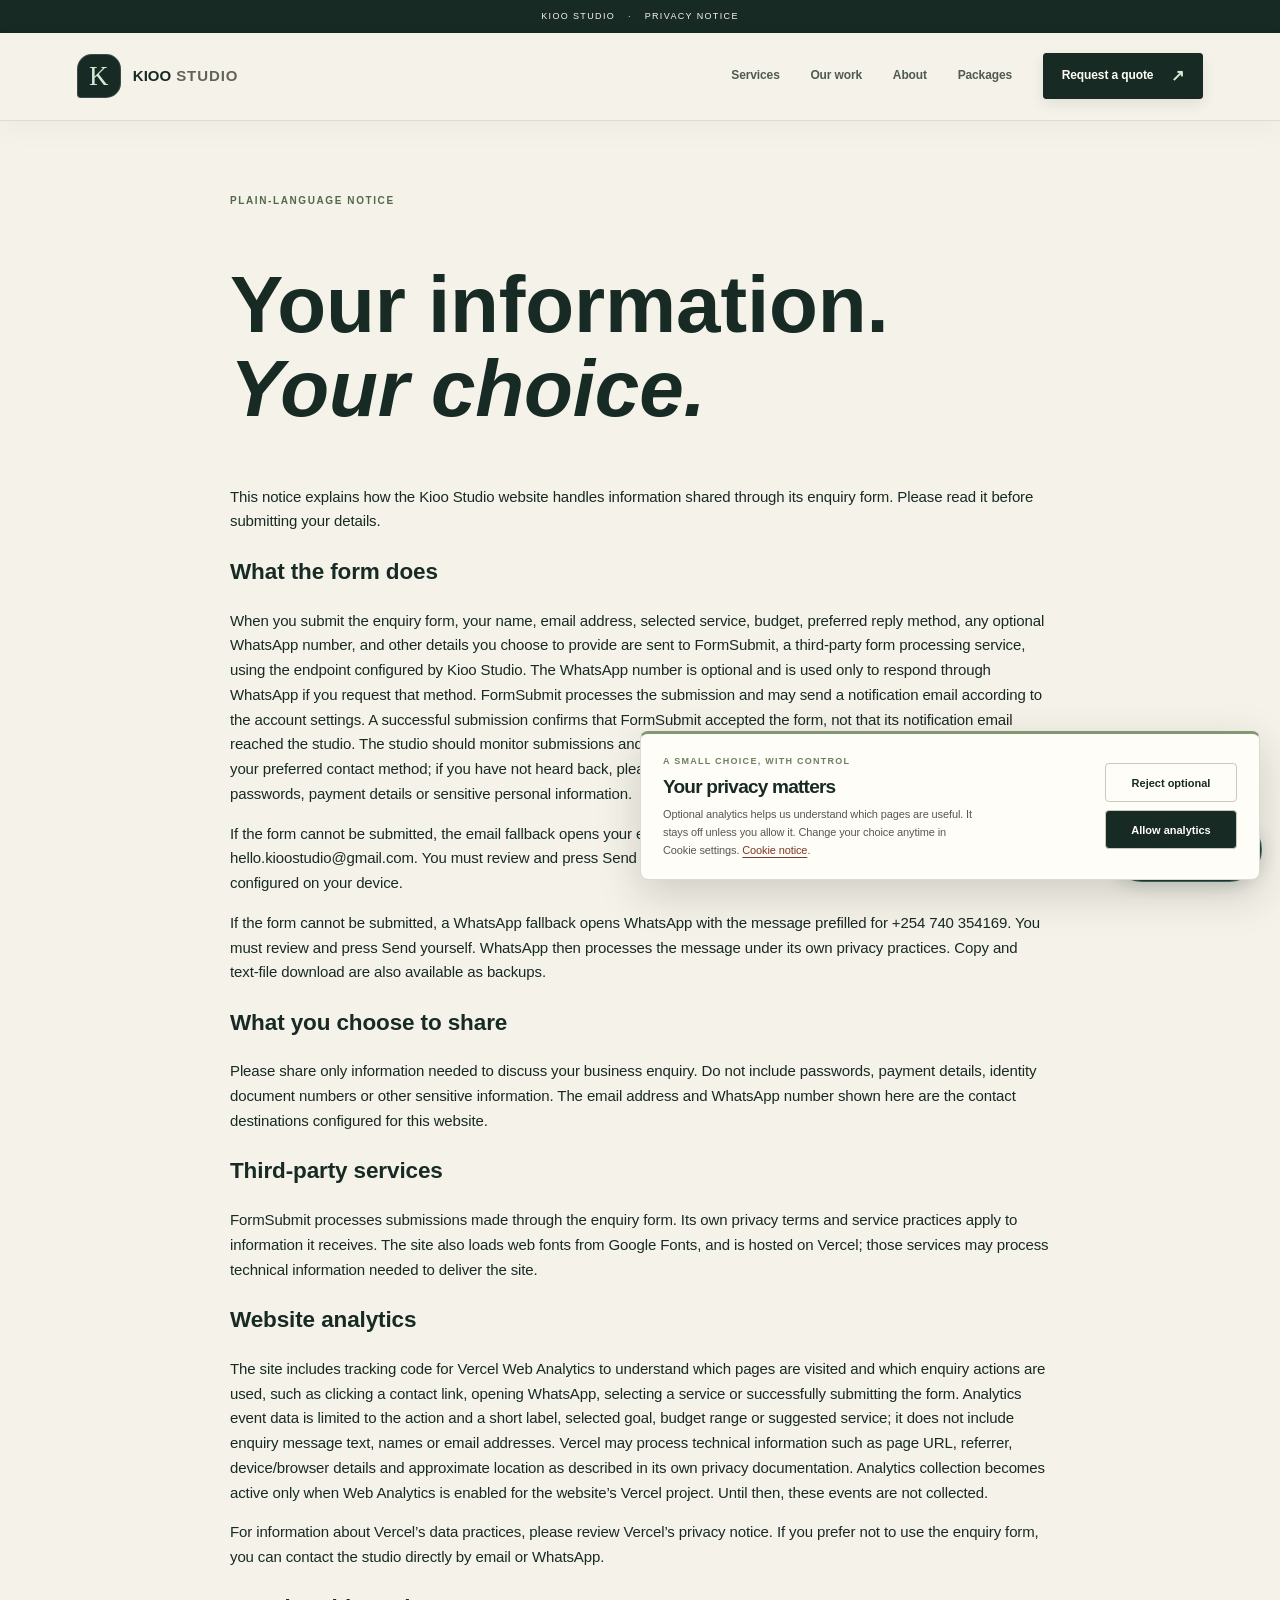
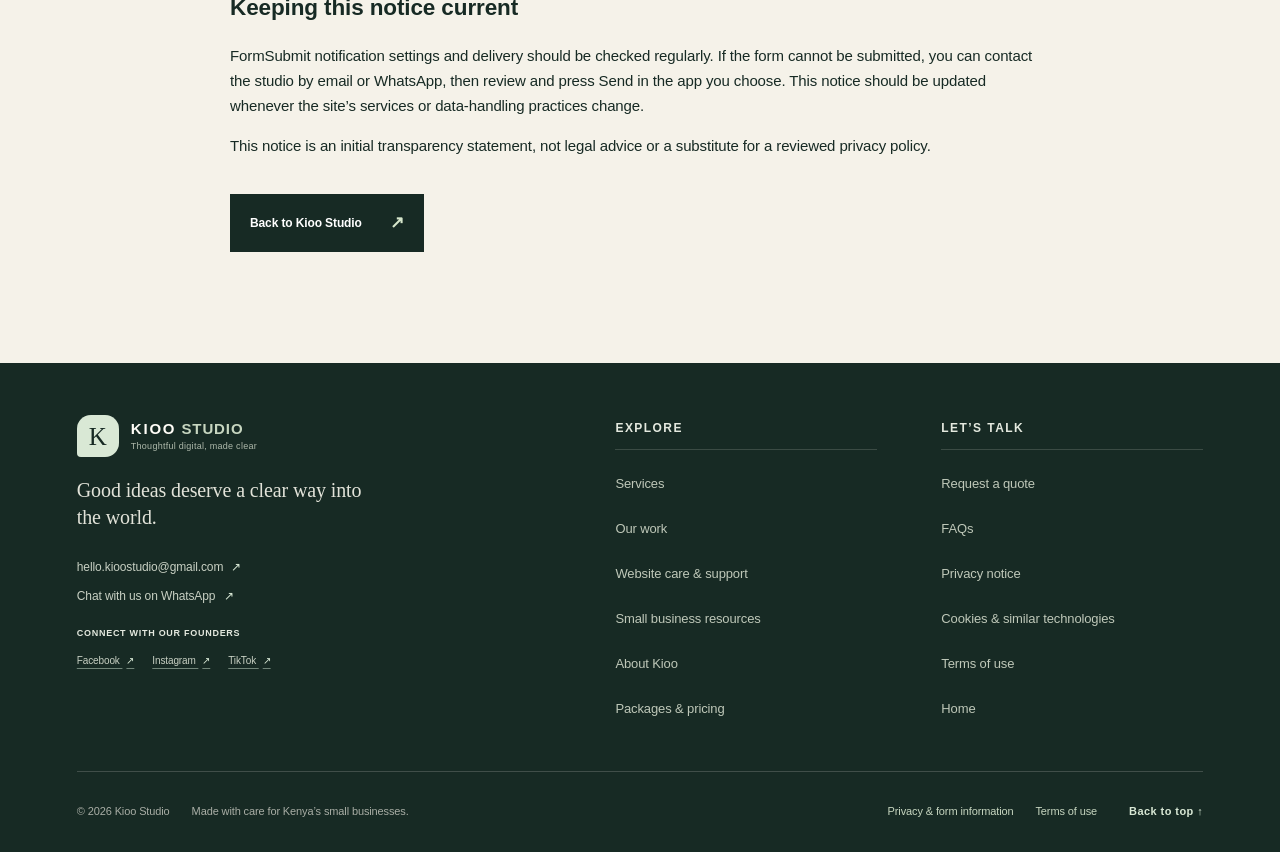
<file: privacy.html>
<!doctype html>
<html lang="en">
<head>
  <meta charset="utf-8">
  <meta name="viewport" content="width=device-width, initial-scale=1">
  <meta name="theme-color" content="#173c31">
  <meta name="description" content="Read how Kioo Studio handles enquiry form submissions, third-party services, website analytics and contact options.">
  <link rel="canonical" href="https://kioo-studio.vercel.app/privacy">
  <meta property="og:type" content="website">
  <meta property="og:site_name" content="Kioo Studio">
  <meta property="og:url" content="https://kioo-studio.vercel.app/privacy">
  <meta property="og:title" content="Privacy Notice — Kioo Studio">
  <meta property="og:description" content="A plain-language explanation of how Kioo Studio’s enquiry form works and what information it stores.">
  <link rel="icon" href="favicon.svg?v=3" type="image/svg+xml">
  <link rel="stylesheet" href="styles.css?v=accessibility-polish-20261023">
  <title>Privacy Notice — Kioo Studio</title>
  <script src="script.js" defer></script>
</head>
<body>
  <a class="skip-link" href="#privacy-content">Skip to content</a>
  <div class="announcement">Kioo Studio <span>·</span> Privacy notice</div>
  <header class="site-header">
    <a class="brand" href="/"><span class="brand-mark" aria-hidden="true">K</span><span>KIOO<span class="brand-light"> STUDIO</span></span></a>
    <a class="mobile-header-cta" href="/contact#project-form">Request a quote <span aria-hidden="true">↗</span></a>
    <button class="menu-toggle" aria-expanded="false" aria-controls="main-nav" aria-label="Open menu"><span></span><span></span></button>
    <nav id="main-nav" class="nav" aria-label="Main navigation"><a href="/services">Services</a><a href="/work">Our work</a><a href="/about">About</a><a href="/packages">Packages</a><a class="nav-cta" href="/contact#project-form">Request a quote <span aria-hidden="true">↗</span></a></nav>
  </header>
  <main id="privacy-content" class="section-wrap" style="max-width:820px;padding-top:72px;padding-bottom:96px">
    <p class="eyebrow">PLAIN-LANGUAGE NOTICE</p>
    <h1 style="font-size:clamp(2.5rem,7vw,5rem);line-height:1.05">Your information.<br><em>Your choice.</em></h1>
    <p>This notice explains how the Kioo Studio website handles information shared through its enquiry form. Please read it before submitting your details.</p>
    <h2>What the form does</h2>
    <p>When you submit the enquiry form, your name, email address, selected service, budget, preferred reply method, any optional WhatsApp number, and other details you choose to provide are sent to FormSubmit, a third-party form processing service, using the endpoint configured by Kioo Studio. The WhatsApp number is optional and is used only to respond through WhatsApp if you request that method. FormSubmit processes the submission and may send a notification email according to the account settings. A successful submission confirms that FormSubmit accepted the form, not that its notification email reached the studio. The studio should monitor submissions and confirm delivery. We aim to reply within 2 business days using your preferred contact method; if you have not heard back, please contact us by email or WhatsApp. Do not submit passwords, payment details or sensitive personal information.</p><p>If the form cannot be submitted, the email fallback opens your email app with the message addressed to hello.kioostudio@gmail.com. You must review and press Send yourself; this option depends on an email app being configured on your device.</p><p>If the form cannot be submitted, a WhatsApp fallback opens WhatsApp with the message prefilled for +254 740 354169. You must review and press Send yourself. WhatsApp then processes the message under its own privacy practices. Copy and text-file download are also available as backups.</p>
    <h2>What you choose to share</h2>
    <p>Please share only information needed to discuss your business enquiry. Do not include passwords, payment details, identity document numbers or other sensitive information. The email address and WhatsApp number shown here are the contact destinations configured for this website.</p>
    <h2>Third-party services</h2>
    <p>FormSubmit processes submissions made through the enquiry form. Its own privacy terms and service practices apply to information it receives. The site also loads web fonts from Google Fonts, and is hosted on Vercel; those services may process technical information needed to deliver the site.</p>
    <h2>Website analytics</h2>
    <p>The site includes tracking code for Vercel Web Analytics to understand which pages are visited and which enquiry actions are used, such as clicking a contact link, opening WhatsApp, selecting a service or successfully submitting the form. Analytics event data is limited to the action and a short label, selected goal, budget range or suggested service; it does not include enquiry message text, names or email addresses. Vercel may process technical information such as page URL, referrer, device/browser details and approximate location as described in its own privacy documentation. Analytics collection becomes active only when Web Analytics is enabled for the website’s Vercel project. Until then, these events are not collected.</p>
    <p>For information about Vercel’s data practices, please review Vercel’s privacy notice. If you prefer not to use the enquiry form, you can contact the studio directly by email or WhatsApp.</p>
    <h2>Keeping this notice current</h2>
    <p>FormSubmit notification settings and delivery should be checked regularly. If the form cannot be submitted, you can contact the studio by email or WhatsApp, then review and press Send in the app you choose. This notice should be updated whenever the site’s services or data-handling practices change.</p>
    <p>This notice is an initial transparency statement, not legal advice or a substitute for a reviewed privacy policy.</p>
    <p style="margin-top:36px"><a class="button button-dark" href="/">Back to Kioo Studio <span>↗</span></a></p>
  </main>
  <footer class="site-footer"><div class="section-wrap footer-top"><div class="footer-brand-column"><a class="brand footer-brand" href="/"><span class="brand-mark" aria-hidden="true">K</span><span class="brand-lockup"><span class="brand-name">KIOO<span class="brand-light"> STUDIO</span></span><span class="brand-tagline">Thoughtful digital, made clear</span></span></a><p class="footer-promise">Good ideas deserve a clear way into the world.</p><a class="footer-email" href="mailto:hello.kioostudio@gmail.com">hello.kioostudio@gmail.com <span>↗</span></a><a class="footer-whatsapp" href="https://wa.me/254740354169" target="_blank" rel="noopener noreferrer">Chat with us on WhatsApp <span>↗</span></a>
      <div class="footer-socials" aria-label="Social media">
        <span class="footer-socials-label">Connect with our founders</span>
        <a href="https://www.facebook.com/profile.php?id=61595181555332" target="_blank" rel="noopener noreferrer" aria-label="Kioo Studio on Facebook">Facebook <span>↗</span></a>
        <a href="https://www.instagram.com/kellymuthomikinoti/?hl=en" target="_blank" rel="noopener noreferrer" aria-label="Instagram profile for Kelly Muthomi Kinoti">Instagram <span>↗</span></a>
        <a href="https://www.tiktok.com/@doreen_ngugi" target="_blank" rel="noopener noreferrer" aria-label="TikTok profile for Doreen Ngugi">TikTok <span>↗</span></a>
      </div></div><div class="footer-links-group"><h2>Explore</h2><a href="/services">Services</a><a href="/work">Our work</a><a href="/website-care">Website care &amp; support</a><a href="/resources">Small business resources</a><a href="/about">About Kioo</a><a href="/packages">Packages &amp; pricing</a></div><div class="footer-links-group"><h2>Let’s talk</h2><a href="/contact#project-form">Request a quote</a><a href="/#faq">FAQs</a><a href="/privacy">Privacy notice</a><a href="/cookie-policy">Cookies &amp; similar technologies</a><a href="/terms">Terms of use</a><a href="/">Home</a></div></div>
  <div class="section-wrap footer-bottom"><span>© <span id="year"></span> Kioo Studio</span><span>Made with care for Kenya’s small businesses.</span><a href="/privacy">Privacy &amp; form information</a><a href="/terms">Terms of use</a><a class="back-top" href="#privacy-content">Back to top ↑</a></div></footer>
</body>
</html>
</file>
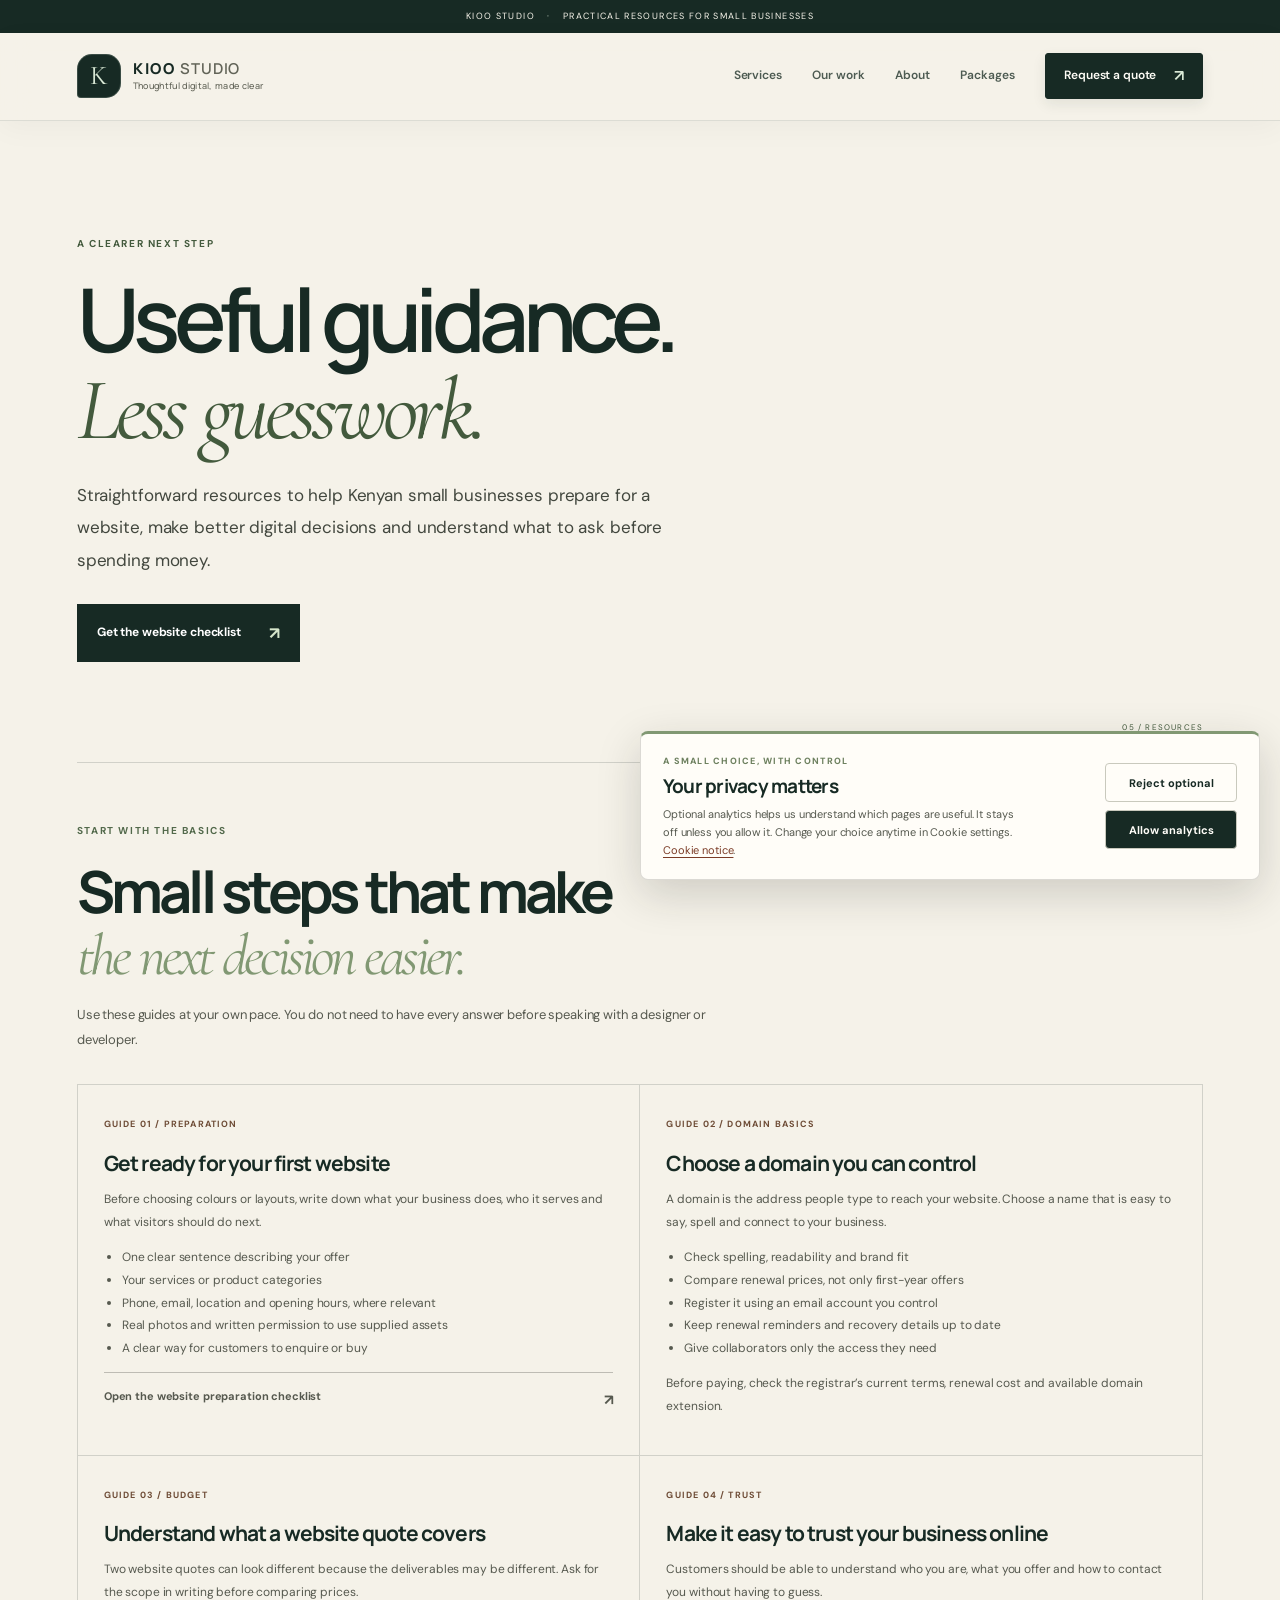
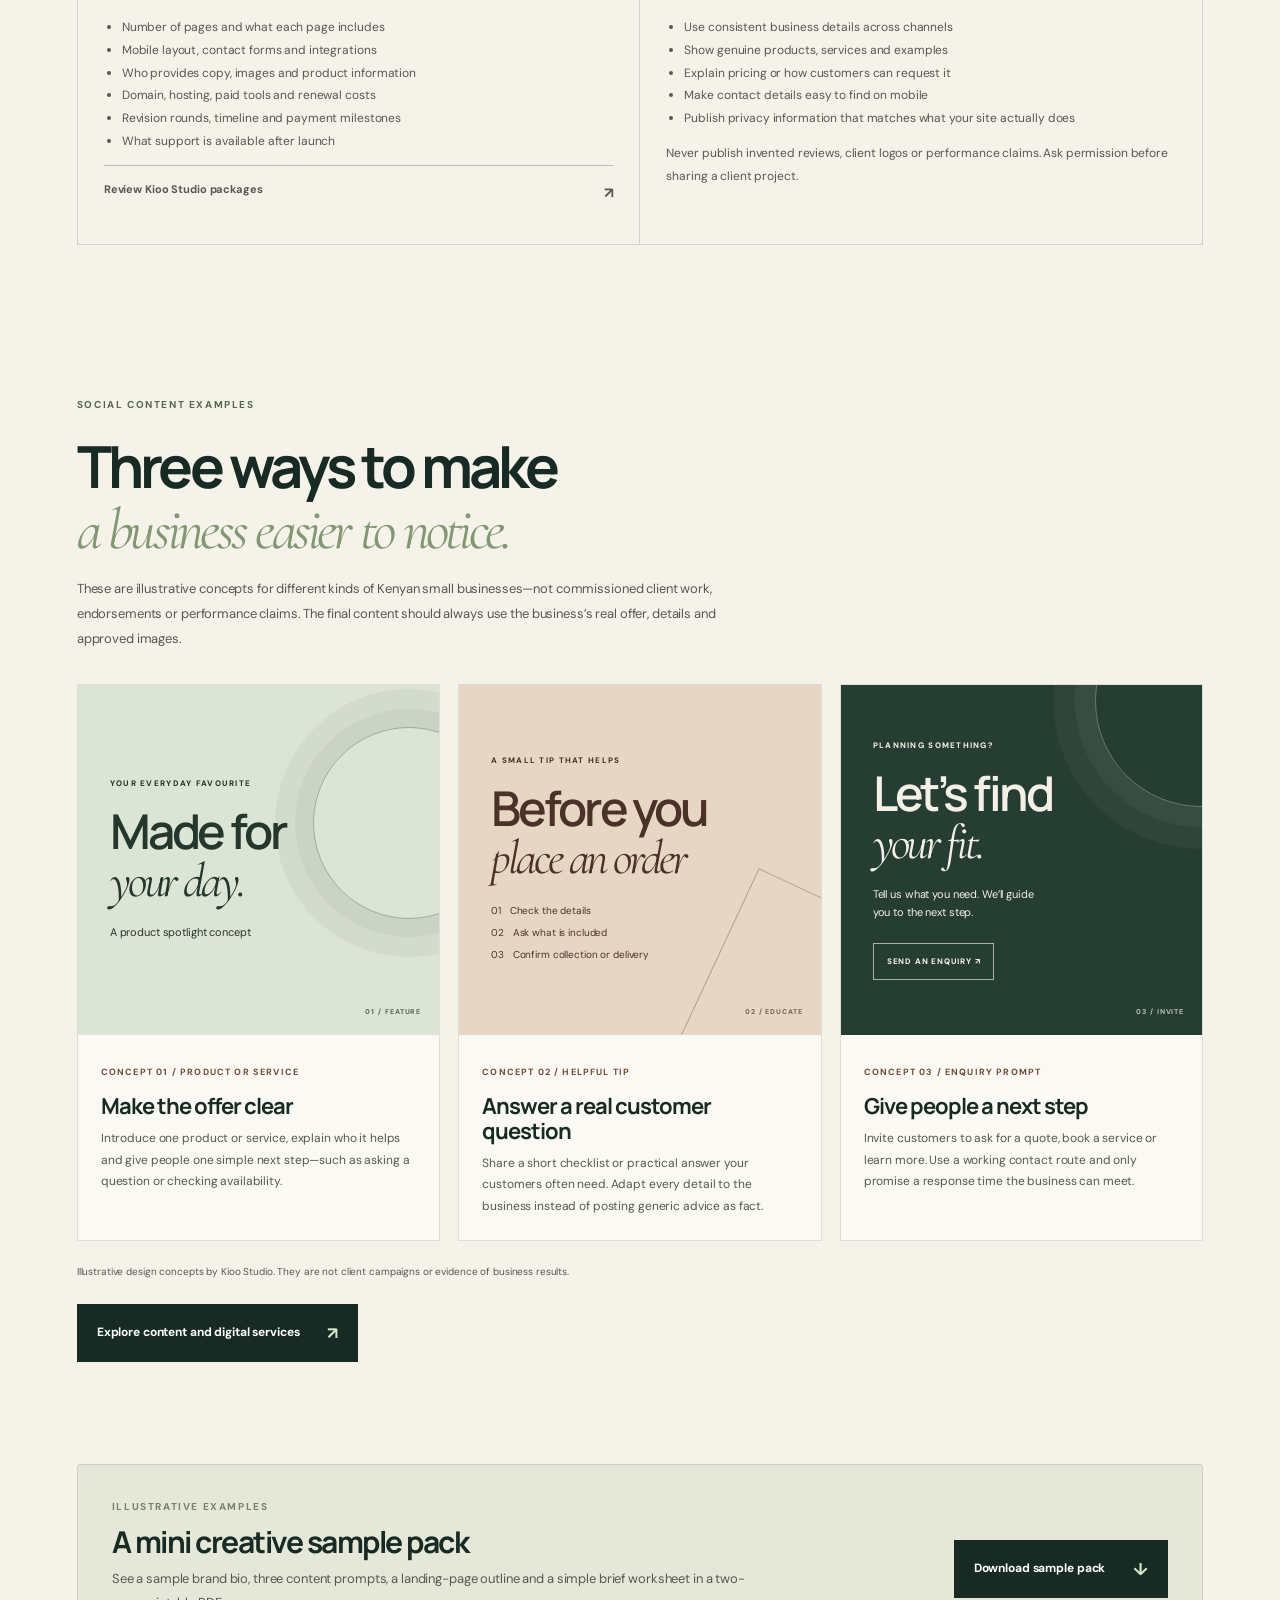
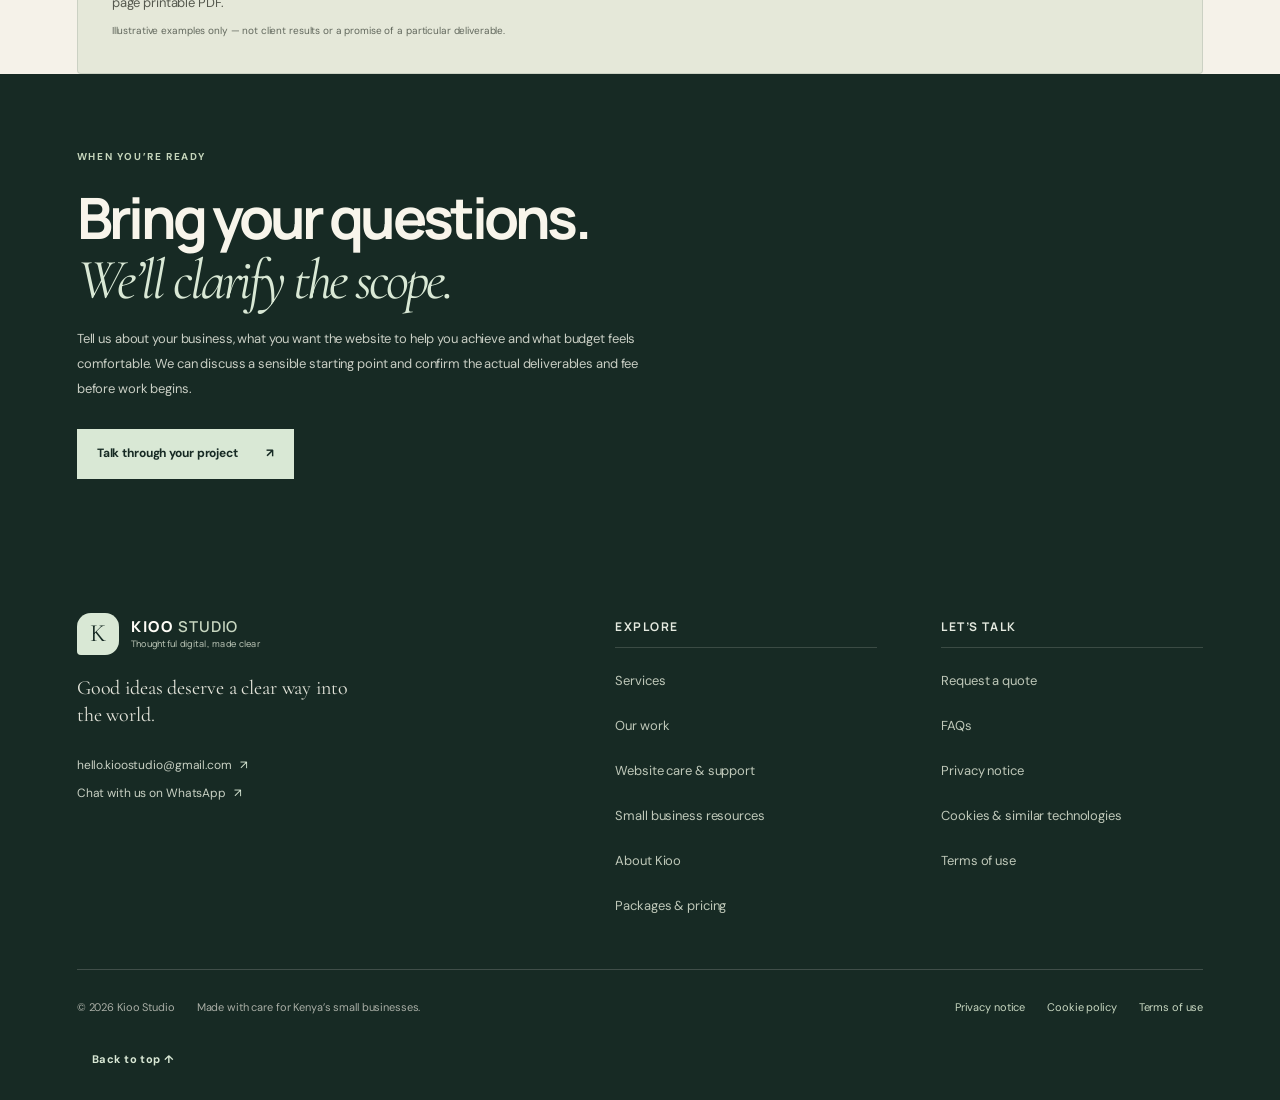
<file: resources.html>
<!doctype html>
<html lang="en">
<head>
  <meta charset="utf-8">
  <meta name="viewport" content="width=device-width, initial-scale=1">
  <meta name="theme-color" content="#172a24">
  <meta name="description" content="Practical website and digital-presence guides for Kenyan small businesses, from preparing content to choosing a domain and requesting a clear quote.">
  <link rel="canonical" href="https://kioo-studio.vercel.app/resources">
  <meta property="og:type" content="website">
  <meta property="og:site_name" content="Kioo Studio">
  <meta property="og:url" content="https://kioo-studio.vercel.app/resources">
  <meta property="og:title" content="Small Business Resources — Kioo Studio">
  <meta property="og:description" content="Useful, practical guides to help Kenyan small businesses plan their next digital step.">
  <link rel="icon" href="favicon.svg?v=3" type="image/svg+xml">
  <link rel="preconnect" href="https://fonts.googleapis.com">
  <link rel="preconnect" href="https://fonts.gstatic.com" crossorigin>
  <link href="https://fonts.googleapis.com/css2?family=Cormorant+Garamond:ital,wght@0,400;0,500;0,600;1,400;1,500&family=DM+Sans:wght@400;500;600;700&family=Manrope:wght@400;500;600;700;800&display=swap" rel="stylesheet">
  <link rel="stylesheet" href="styles.css?v=accessibility-polish-20261023">
  <script src="script.js" defer></script>
  <title>Small Business Resources — Kioo Studio</title>
</head>
<body>
<a class="skip-link" href="#main-content">Skip to content</a>
<div class="announcement">Kioo Studio <span>·</span> Practical resources for small businesses</div>
<header class="site-header">
  <a class="brand" href="/"><span class="brand-mark" aria-hidden="true">K</span><span class="brand-lockup"><span class="brand-name">KIOO<span class="brand-light"> STUDIO</span></span><span class="brand-tagline">Thoughtful digital, made clear</span></span></a>
  <a class="mobile-header-cta" href="/contact#project-form">Request a quote <span aria-hidden="true">↗</span></a>
  <button class="menu-toggle" aria-expanded="false" aria-controls="main-nav" aria-label="Open menu"><span></span><span></span></button>
  <nav id="main-nav" class="nav" aria-label="Main navigation"><a href="/services">Services</a><a href="/work">Our work</a><a href="/about">About</a><a href="/packages">Packages</a><a class="nav-cta" href="/contact#project-form">Request a quote <span aria-hidden="true">↗</span></a></nav>
</header>
<main id="main-content">
  <section class="inner-hero section-wrap">
    <p class="eyebrow">A CLEARER NEXT STEP</p>
    <h1>Useful guidance.<br><em>Less guesswork.</em></h1>
    <p class="inner-lead">Straightforward resources to help Kenyan small businesses prepare for a website, make better digital decisions and understand what to ask before spending money.</p>
    <a class="button button-dark" href="/#download-checklist-pdf">Get the website checklist <span>↗</span></a>
    <span class="page-index">05 / RESOURCES</span>
  </section>
  <section class="section-wrap" style="padding-top:60px;padding-bottom:84px">
    <div class="real-work-heading"><p class="eyebrow">START WITH THE BASICS</p><h2>Small steps that make<br><em>the next decision easier.</em></h2><p>Use these guides at your own pace. You do not need to have every answer before speaking with a designer or developer.</p></div>
    <div class="walkthrough-grid">
      <article><span class="walkthrough-label">GUIDE 01 / PREPARATION</span><h3>Get ready for your first website</h3><p>Before choosing colours or layouts, write down what your business does, who it serves and what visitors should do next.</p><ul><li>One clear sentence describing your offer</li><li>Your services or product categories</li><li>Phone, email, location and opening hours, where relevant</li><li>Real photos and written permission to use supplied assets</li><li>A clear way for customers to enquire or buy</li></ul><p><a class="service-link" href="/#download-checklist-pdf">Open the website preparation checklist <span>↗</span></a></p></article>
      <article><span class="walkthrough-label">GUIDE 02 / DOMAIN BASICS</span><h3>Choose a domain you can control</h3><p>A domain is the address people type to reach your website. Choose a name that is easy to say, spell and connect to your business.</p><ul><li>Check spelling, readability and brand fit</li><li>Compare renewal prices, not only first-year offers</li><li>Register it using an email account you control</li><li>Keep renewal reminders and recovery details up to date</li><li>Give collaborators only the access they need</li></ul><p>Before paying, check the registrar’s current terms, renewal cost and available domain extension.</p></article>
      <article><span class="walkthrough-label">GUIDE 03 / BUDGET</span><h3>Understand what a website quote covers</h3><p>Two website quotes can look different because the deliverables may be different. Ask for the scope in writing before comparing prices.</p><ul><li>Number of pages and what each page includes</li><li>Mobile layout, contact forms and integrations</li><li>Who provides copy, images and product information</li><li>Domain, hosting, paid tools and renewal costs</li><li>Revision rounds, timeline and payment milestones</li><li>What support is available after launch</li></ul><p><a class="service-link" href="/packages">Review Kioo Studio packages <span>↗</span></a></p></article>
      <article><span class="walkthrough-label">GUIDE 04 / TRUST</span><h3>Make it easy to trust your business online</h3><p>Customers should be able to understand who you are, what you offer and how to contact you without having to guess.</p><ul><li>Use consistent business details across channels</li><li>Show genuine products, services and examples</li><li>Explain pricing or how customers can request it</li><li>Make contact details easy to find on mobile</li><li>Publish privacy information that matches what your site actually does</li></ul><p>Never publish invented reviews, client logos or performance claims. Ask permission before sharing a client project.</p></article>
    </div>
  </section>
  <section class="section-wrap social-gallery-section" id="social-content-examples" aria-labelledby="social-gallery-title">
    <div class="real-work-heading">
      <p class="eyebrow">SOCIAL CONTENT EXAMPLES</p>
      <h2 id="social-gallery-title">Three ways to make<br><em>a business easier to notice.</em></h2>
      <p>These are illustrative concepts for different kinds of Kenyan small businesses—not commissioned client work, endorsements or performance claims. The final content should always use the business’s real offer, details and approved images.</p>
    </div>
    <div class="social-gallery-grid">
      <article class="social-concept-card social-concept-feature">
        <div class="social-concept-art social-art-retail">
          <span class="social-art-topline">YOUR EVERYDAY FAVOURITE</span>
          <span class="social-art-main">Made for<br><em>your day.</em></span>
          <span class="social-art-sub">A product spotlight concept</span>
          <span class="social-art-stamp">01 / FEATURE</span>
        </div>
        <div class="social-concept-copy">
          <span class="walkthrough-label">CONCEPT 01 / PRODUCT OR SERVICE</span>
          <h3>Make the offer clear</h3>
          <p>Introduce one product or service, explain who it helps and give people one simple next step—such as asking a question or checking availability.</p>
        </div>
      </article>
      <article class="social-concept-card">
        <div class="social-concept-art social-art-education">
          <span class="social-art-topline">A SMALL TIP THAT HELPS</span>
          <span class="social-art-main">Before you<br><em>place an order</em></span>
          <span class="social-art-list">01 &nbsp; Check the details<br>02 &nbsp; Ask what is included<br>03 &nbsp; Confirm collection or delivery</span>
          <span class="social-art-stamp">02 / EDUCATE</span>
        </div>
        <div class="social-concept-copy">
          <span class="walkthrough-label">CONCEPT 02 / HELPFUL TIP</span>
          <h3>Answer a real customer question</h3>
          <p>Share a short checklist or practical answer your customers often need. Adapt every detail to the business instead of posting generic advice as fact.</p>
        </div>
      </article>
      <article class="social-concept-card">
        <div class="social-concept-art social-art-enquiry">
          <span class="social-art-topline">PLANNING SOMETHING?</span>
          <span class="social-art-main">Let’s find<br><em>your fit.</em></span>
          <span class="social-art-sub">Tell us what you need. We’ll guide you to the next step.</span>
          <span class="social-art-cta">SEND AN ENQUIRY ↗</span>
          <span class="social-art-stamp">03 / INVITE</span>
        </div>
        <div class="social-concept-copy">
          <span class="walkthrough-label">CONCEPT 03 / ENQUIRY PROMPT</span>
          <h3>Give people a next step</h3>
          <p>Invite customers to ask for a quote, book a service or learn more. Use a working contact route and only promise a response time the business can meet.</p>
        </div>
      </article>
    </div>
    <p class="social-gallery-disclosure">Illustrative design concepts by Kioo Studio. They are not client campaigns or evidence of business results.</p>
    <p class="social-gallery-action"><a class="button button-dark" href="/services">Explore content and digital services <span aria-hidden="true">↗</span></a></p>
  </section>
  <section class="section-wrap" id="sample-pack" aria-labelledby="sample-pack-title">
    <div class="sample-pack-download">
      <div><p class="eyebrow">ILLUSTRATIVE EXAMPLES</p><h2 id="sample-pack-title">A mini creative sample pack</h2><p>See a sample brand bio, three content prompts, a landing-page outline and a simple brief worksheet in a two-page printable PDF.</p><small>Illustrative examples only — not client results or a promise of a particular deliverable.</small></div>
      <a class="button button-dark" id="download-sample-pack-pdf" href="assets/kioo-studio-creative-sample-pack.pdf" download="kioo-studio-creative-sample-pack.pdf">Download sample pack <span aria-hidden="true">↓</span></a>
    </div>
  </section>
  <section class="page-note-band"><div class="section-wrap"><p class="eyebrow">WHEN YOU’RE READY</p><h2>Bring your questions.<br><em>We’ll clarify the scope.</em></h2><p>Tell us about your business, what you want the website to help you achieve and what budget feels comfortable. We can discuss a sensible starting point and confirm the actual deliverables and fee before work begins.</p><a class="button button-light" href="/contact#project-form">Talk through your project <span>↗</span></a></div></section>
</main>
<footer class="site-footer"><div class="section-wrap footer-top">
  <div class="footer-brand-column"><a class="brand footer-brand" href="/"><span class="brand-mark" aria-hidden="true">K</span><span class="brand-lockup"><span class="brand-name">KIOO<span class="brand-light"> STUDIO</span></span><span class="brand-tagline">Thoughtful digital, made clear</span></span></a><p class="footer-promise">Good ideas deserve a clear way into the world.</p><a class="footer-email" href="mailto:hello.kioostudio@gmail.com">hello.kioostudio@gmail.com <span>↗</span></a><a class="footer-whatsapp" href="https://wa.me/254740354169" target="_blank" rel="noopener noreferrer">Chat with us on WhatsApp <span>↗</span></a></div>
  <div class="footer-links-group"><h2>Explore</h2><a href="/services">Services</a><a href="/work">Our work</a><a href="/website-care">Website care &amp; support</a><a href="/resources" aria-current="page">Small business resources</a><a href="/about">About Kioo</a><a href="/packages">Packages &amp; pricing</a></div>
  <div class="footer-links-group"><h2>Let’s talk</h2><a href="/contact#project-form">Request a quote</a><a href="/#faq">FAQs</a><a href="/privacy">Privacy notice</a><a href="/cookie-policy">Cookies &amp; similar technologies</a><a href="/terms">Terms of use</a></div>
</div><div class="section-wrap footer-bottom"><span>© <span id="year"></span> Kioo Studio</span><span>Made with care for Kenya’s small businesses.</span><a href="/privacy">Privacy notice</a><a href="/cookie-policy">Cookie policy</a><a href="/terms">Terms of use</a><a class="back-top" href="#main-content">Back to top ↑</a></div></footer>
</body>
</html>
</file>
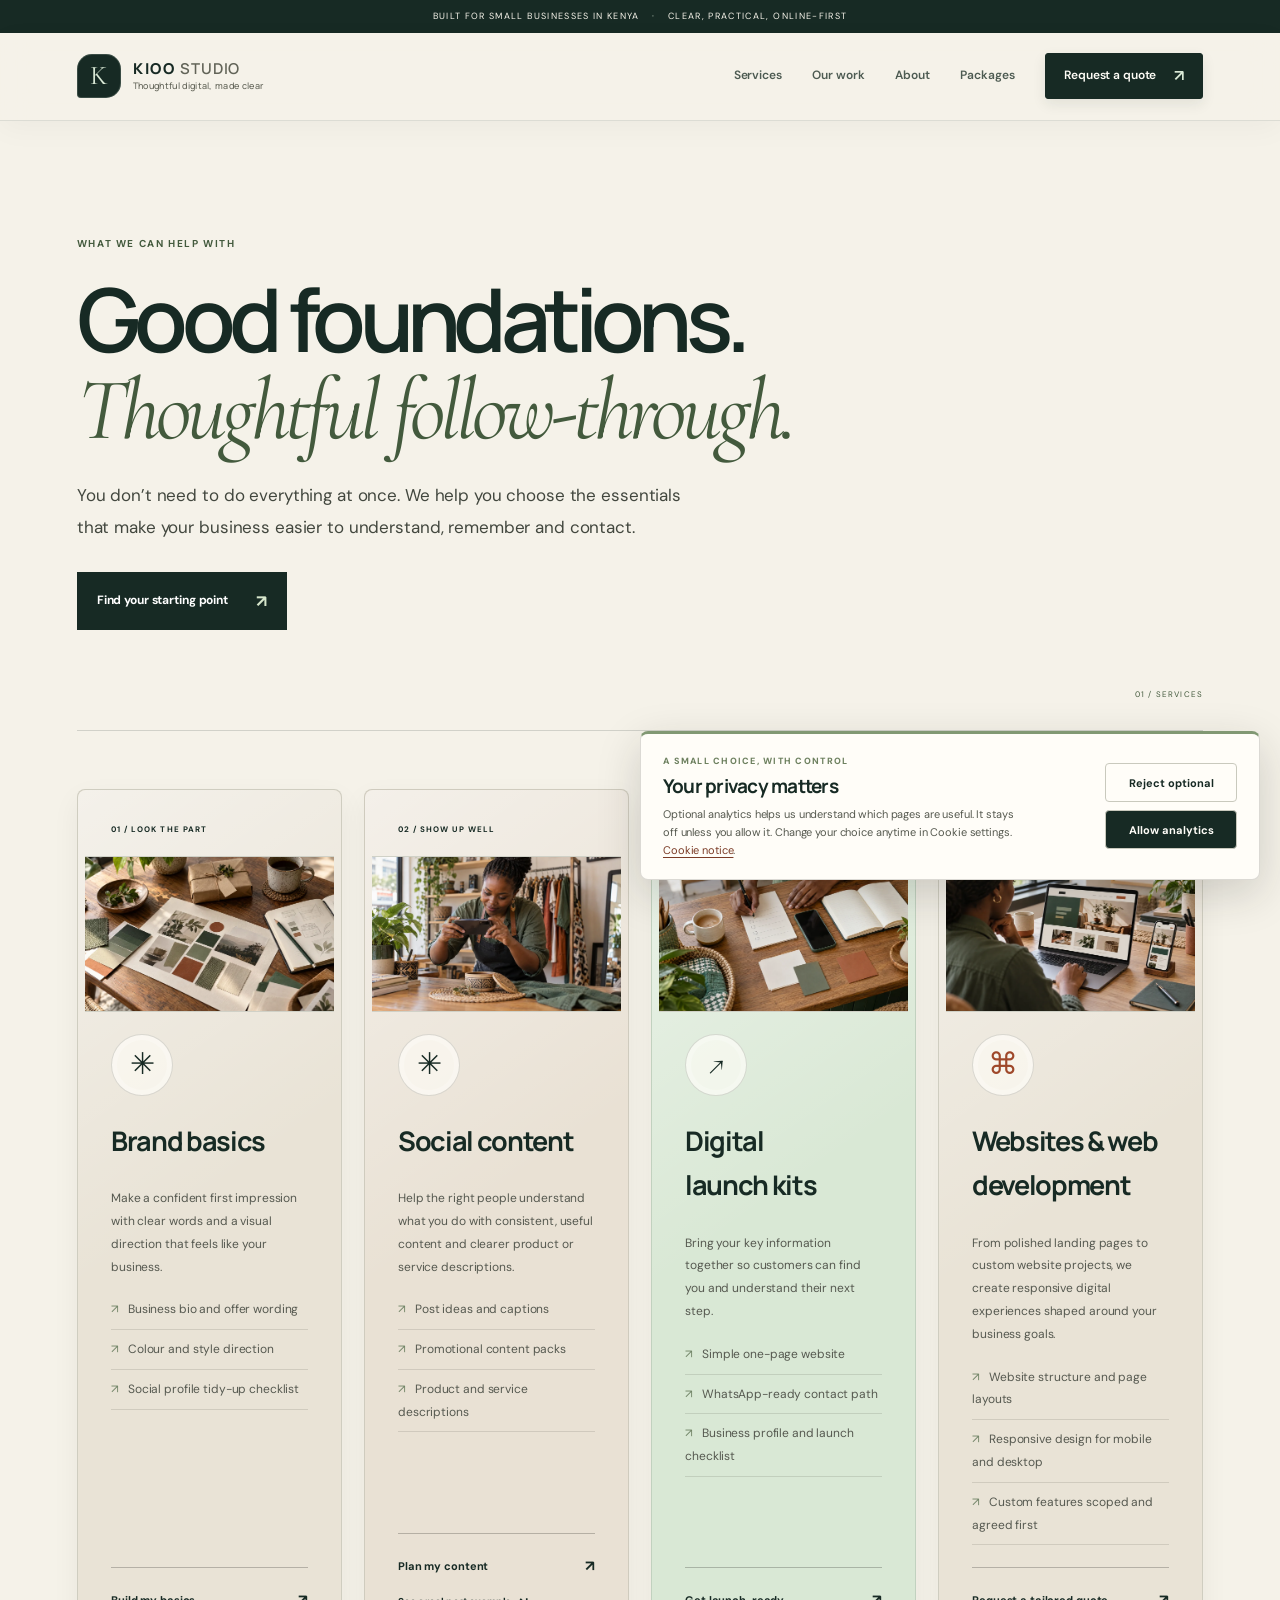
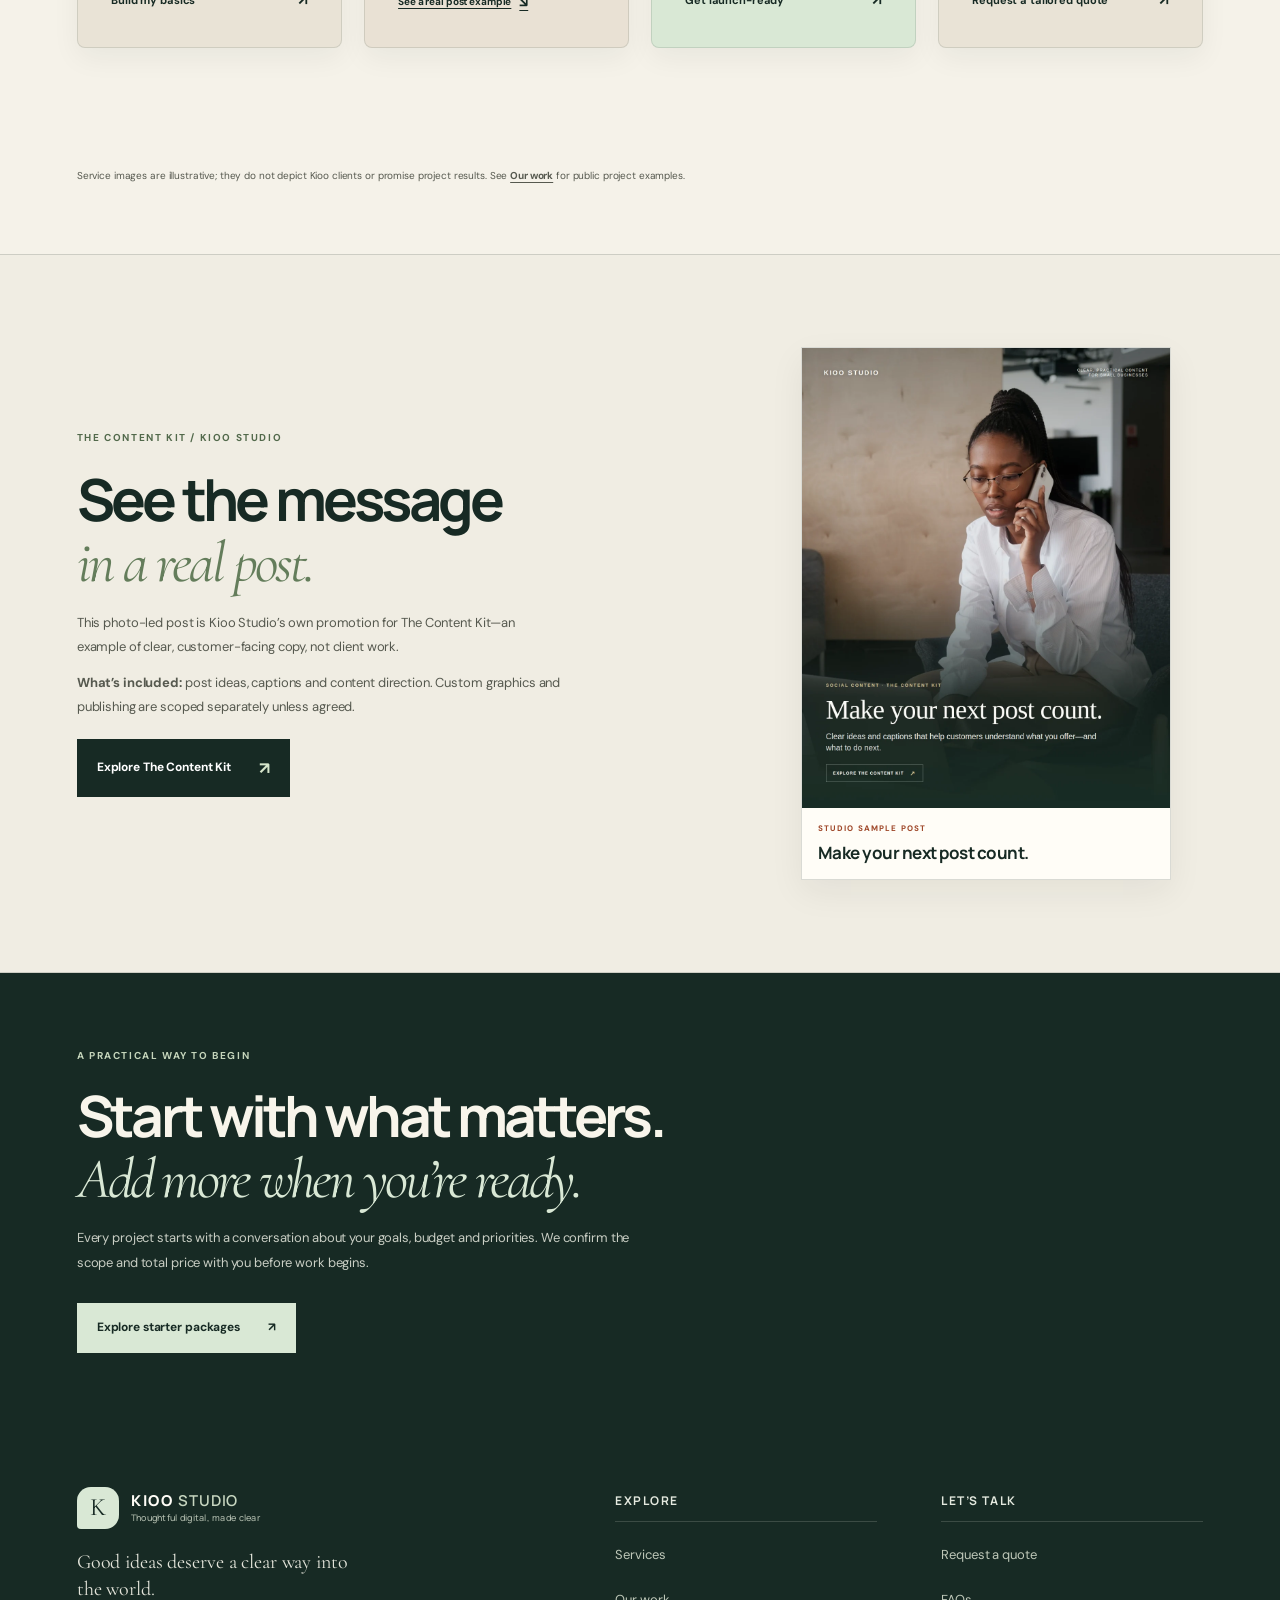
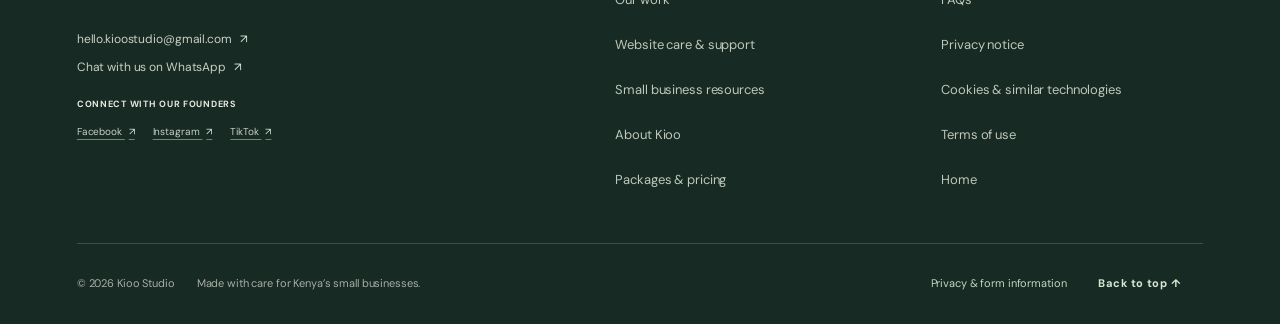
<file: services.html>
<!doctype html>
<html lang="en">
<head>
  <meta charset="utf-8">
  <meta name="viewport" content="width=device-width, initial-scale=1">
  <meta name="theme-color" content="#172a24">
  <meta name="description" content="Brand basics, social content, one-page website launch kits and tailored web development for small businesses in Kenya.">
  <link rel="canonical" href="https://kioo-studio.vercel.app/services">
  <meta property="og:type" content="website">
  <meta property="og:site_name" content="Kioo Studio">
  <meta property="og:url" content="https://kioo-studio.vercel.app/services">
  <meta property="og:title" content="Services — Kioo Studio">
  <meta property="og:description" content="Brand basics, social content, one-page website launch kits and tailored web development for small businesses in Kenya.">
  <link rel="icon" href="favicon.svg?v=3" type="image/svg+xml">
  <link rel="preconnect" href="https://fonts.googleapis.com">
  <link rel="preconnect" href="https://fonts.gstatic.com" crossorigin>
  <link href="https://fonts.googleapis.com/css2?family=Cormorant+Garamond:ital,wght@0,400;0,500;0,600;1,400;1,500&family=DM+Sans:wght@400;500;600;700&family=Manrope:wght@400;500;600;700;800&display=swap" rel="stylesheet">
  <link rel="stylesheet" href="styles.css?v=accessibility-polish-20261023">
  <script src="script.js" defer></script>
  <title>Services — Kioo Studio</title>
</head>
<body>
<a class="skip-link" href="#main-content">Skip to content</a>
<div class="announcement">Built for small businesses in Kenya <span>·</span> Clear, practical, online-first</div>
<header class="site-header">
  <a class="brand" href="/"><span class="brand-mark" aria-hidden="true">K</span><span class="brand-lockup"><span class="brand-name">KIOO<span class="brand-light"> STUDIO</span></span><span class="brand-tagline">Thoughtful digital, made clear</span></span></a>
  <a class="mobile-header-cta" href="/contact#project-form">Request a quote <span aria-hidden="true">↗</span></a>
    <button class="menu-toggle" aria-expanded="false" aria-controls="main-nav" aria-label="Open menu"><span></span><span></span></button>
  <nav id="main-nav" class="nav" aria-label="Main navigation">
    <a href="/services">Services</a><a href="/work">Our work</a><a href="/about">About</a><a href="/packages">Packages</a><a class="nav-cta" href="/contact#project-form">Request a quote <span aria-hidden="true">↗</span></a>
  </nav>
</header>
<main id="main-content">
<section class="inner-hero section-wrap"><p class="eyebrow">WHAT WE CAN HELP WITH</p><h1>Good foundations.<br><em>Thoughtful follow-through.</em></h1><p class="inner-lead">You don’t need to do everything at once. We help you choose the essentials that make your business easier to understand, remember and contact.</p><a class="button button-dark" href="/contact">Find your starting point <span>↗</span></a><span class="page-index">01 / SERVICES</span></section>
<section class="page-card-grid section-wrap">
<article class="page-service-card service-cream"><span class="service-index">01 / LOOK THE PART</span>
<img class="service-preview-image" src="assets/service-visuals/brand-basics.webp" width="1200" height="900" alt="Illustrative brand-planning table with color swatches, paper samples and an unbranded package." loading="lazy" decoding="async"><div class="page-card-symbol">✳</div><h2>Brand basics</h2><p>Make a confident first impression with clear words and a visual direction that feels like your business.</p><ul><li>Business bio and offer wording</li><li>Colour and style direction</li><li>Social profile tidy-up checklist</li></ul><a class="service-link" href="/contact?service=Brand%20basics">Build my basics <span>↗</span></a></article>
<article class="page-service-card service-lilac"><span class="service-index">02 / SHOW UP WELL</span>
<img class="service-preview-image" src="assets/service-visuals/social-content.webp" width="1200" height="900" alt="Illustrative small-business owner photographing a product with a smartphone." loading="lazy" decoding="async"><div class="page-card-symbol">✳</div><h2>Social content</h2><p>Help the right people understand what you do with consistent, useful content and clearer product or service descriptions.</p><ul><li>Post ideas and captions</li><li>Promotional content packs</li><li>Product and service descriptions</li></ul><a class="service-link" href="/contact?service=Social%20content">Plan my content <span>↗</span></a><a class="service-example-link" href="#post-example">See a real post example <span aria-hidden="true">↘</span></a></article>
<article class="page-service-card service-green"><span class="service-index">03 / GET ONLINE</span>
<img class="service-preview-image" src="assets/service-visuals/digital-launch-kit.webp" width="1200" height="900" alt="Illustrative launch-planning desk with checklist, smartphone and notebook." loading="lazy" decoding="async"><div class="page-card-symbol">↗</div><h2>Digital launch kits</h2><p>Bring your key information together so customers can find you and understand their next step.</p><ul><li>Simple one-page website</li><li>WhatsApp-ready contact path</li><li>Business profile and launch checklist</li></ul><a class="service-link" href="/contact?service=Digital%20launch%20kit">Get launch-ready <span>↗</span></a></article>
<article class="page-service-card service-cream web-development-card"><span class="service-index">04 / BUILD FOR GROWTH</span>
<img class="service-preview-image" src="assets/service-visuals/website-development.webp" width="1200" height="900" alt="Illustrative business website being reviewed on a laptop and mobile phone." loading="lazy" decoding="async"><div class="page-card-symbol">⌘</div><h2>Websites &amp; web development</h2><p>From polished landing pages to custom website projects, we create responsive digital experiences shaped around your business goals.</p><ul><li>Website structure and page layouts</li><li>Responsive design for mobile and desktop</li><li>Custom features scoped and agreed first</li></ul><a class="service-link" href="/contact?service=Website%20%2F%20web%20development#project-form">Request a tailored quote <span>↗</span></a></article>
</section>
<p class="service-visual-note section-wrap">Service images are illustrative; they do not depict Kioo clients or promise project results. See <a href="/work">Our work</a> for public project examples.</p>
<section class="service-post-example-band" id="post-example" aria-labelledby="service-post-example-heading">
  <div class="service-post-feature section-wrap">
    <div class="service-post-feature-copy">
      <p class="eyebrow">THE CONTENT KIT / KIOO STUDIO</p>
      <h2 id="service-post-example-heading">See the message<br><em>in a real post.</em></h2>
      <p>This photo-led post is Kioo Studio’s own promotion for The Content Kit—an example of clear, customer-facing copy, not client work.</p>
      <p class="service-post-scope"><strong>What’s included:</strong> post ideas, captions and content direction. Custom graphics and publishing are scoped separately unless agreed.</p>
      <a class="button button-dark" href="/packages">Explore The Content Kit <span aria-hidden="true">↗</span></a>
    </div>
    <figure class="service-post-feature-card">
      <img src="assets/social-posts/kioo-content-kit-post.webp" width="1080" height="1350" alt="Kioo Studio promotional social post with the headline ‘Make your next post count.’" loading="lazy" decoding="async">
      <figcaption><span>STUDIO SAMPLE POST</span><strong>Make your next post count.</strong></figcaption>
    </figure>
  </div>
</section>
<section class="page-note-band"><div class="section-wrap"><p class="eyebrow">A PRACTICAL WAY TO BEGIN</p><h2>Start with what matters.<br><em>Add more when you’re ready.</em></h2><p>Every project starts with a conversation about your goals, budget and priorities. We confirm the scope and total price with you before work begins.</p><a class="button button-light" href="/packages">Explore starter packages <span>↗</span></a></div></section>
</main>
<footer class="site-footer">
  <div class="section-wrap footer-top">
    <div class="footer-brand-column">
      <a class="brand footer-brand" href="/"><span class="brand-mark" aria-hidden="true">K</span><span class="brand-lockup"><span class="brand-name">KIOO<span class="brand-light"> STUDIO</span></span><span class="brand-tagline">Thoughtful digital, made clear</span></span></a>
      <p class="footer-promise">Good ideas deserve a clear way into the world.</p>
      <a class="footer-email" href="mailto:hello.kioostudio@gmail.com">hello.kioostudio@gmail.com <span>↗</span></a>
      <a class="footer-whatsapp" href="https://wa.me/254740354169" target="_blank" rel="noopener noreferrer">Chat with us on WhatsApp <span>↗</span></a>
      <div class="footer-socials" aria-label="Social media">
        <span class="footer-socials-label">Connect with our founders</span>
        <a href="https://www.facebook.com/profile.php?id=61595181555332" target="_blank" rel="noopener noreferrer" aria-label="Kioo Studio on Facebook">Facebook <span>↗</span></a>
        <a href="https://www.instagram.com/kellymuthomikinoti/?hl=en" target="_blank" rel="noopener noreferrer" aria-label="Instagram profile for Kelly Muthomi Kinoti">Instagram <span>↗</span></a>
        <a href="https://www.tiktok.com/@doreen_ngugi" target="_blank" rel="noopener noreferrer" aria-label="TikTok profile for Doreen Ngugi">TikTok <span>↗</span></a>
      </div>
    </div>
    <div class="footer-links-group"><h2>Explore</h2><a href="/services">Services</a><a href="/work">Our work</a><a href="/website-care">Website care &amp; support</a><a href="/resources">Small business resources</a><a href="/about">About Kioo</a><a href="/packages">Packages & pricing</a></div>
    <div class="footer-links-group"><h2>Let’s talk</h2><a href="/contact#project-form">Request a quote</a><a href="/#faq">FAQs</a><a href="/privacy">Privacy notice</a><a href="/cookie-policy">Cookies &amp; similar technologies</a><a href="/terms">Terms of use</a><a href="/">Home</a></div>
  </div>
  <div class="section-wrap footer-bottom"><span>© <span id="year"></span> Kioo Studio</span><span>Made with care for Kenya’s small businesses.</span><a href="/privacy">Privacy & form information</a><a class="back-top" href="#main-content">Back to top ↑</a></div>
</footer>
</body>
</html>
</file>
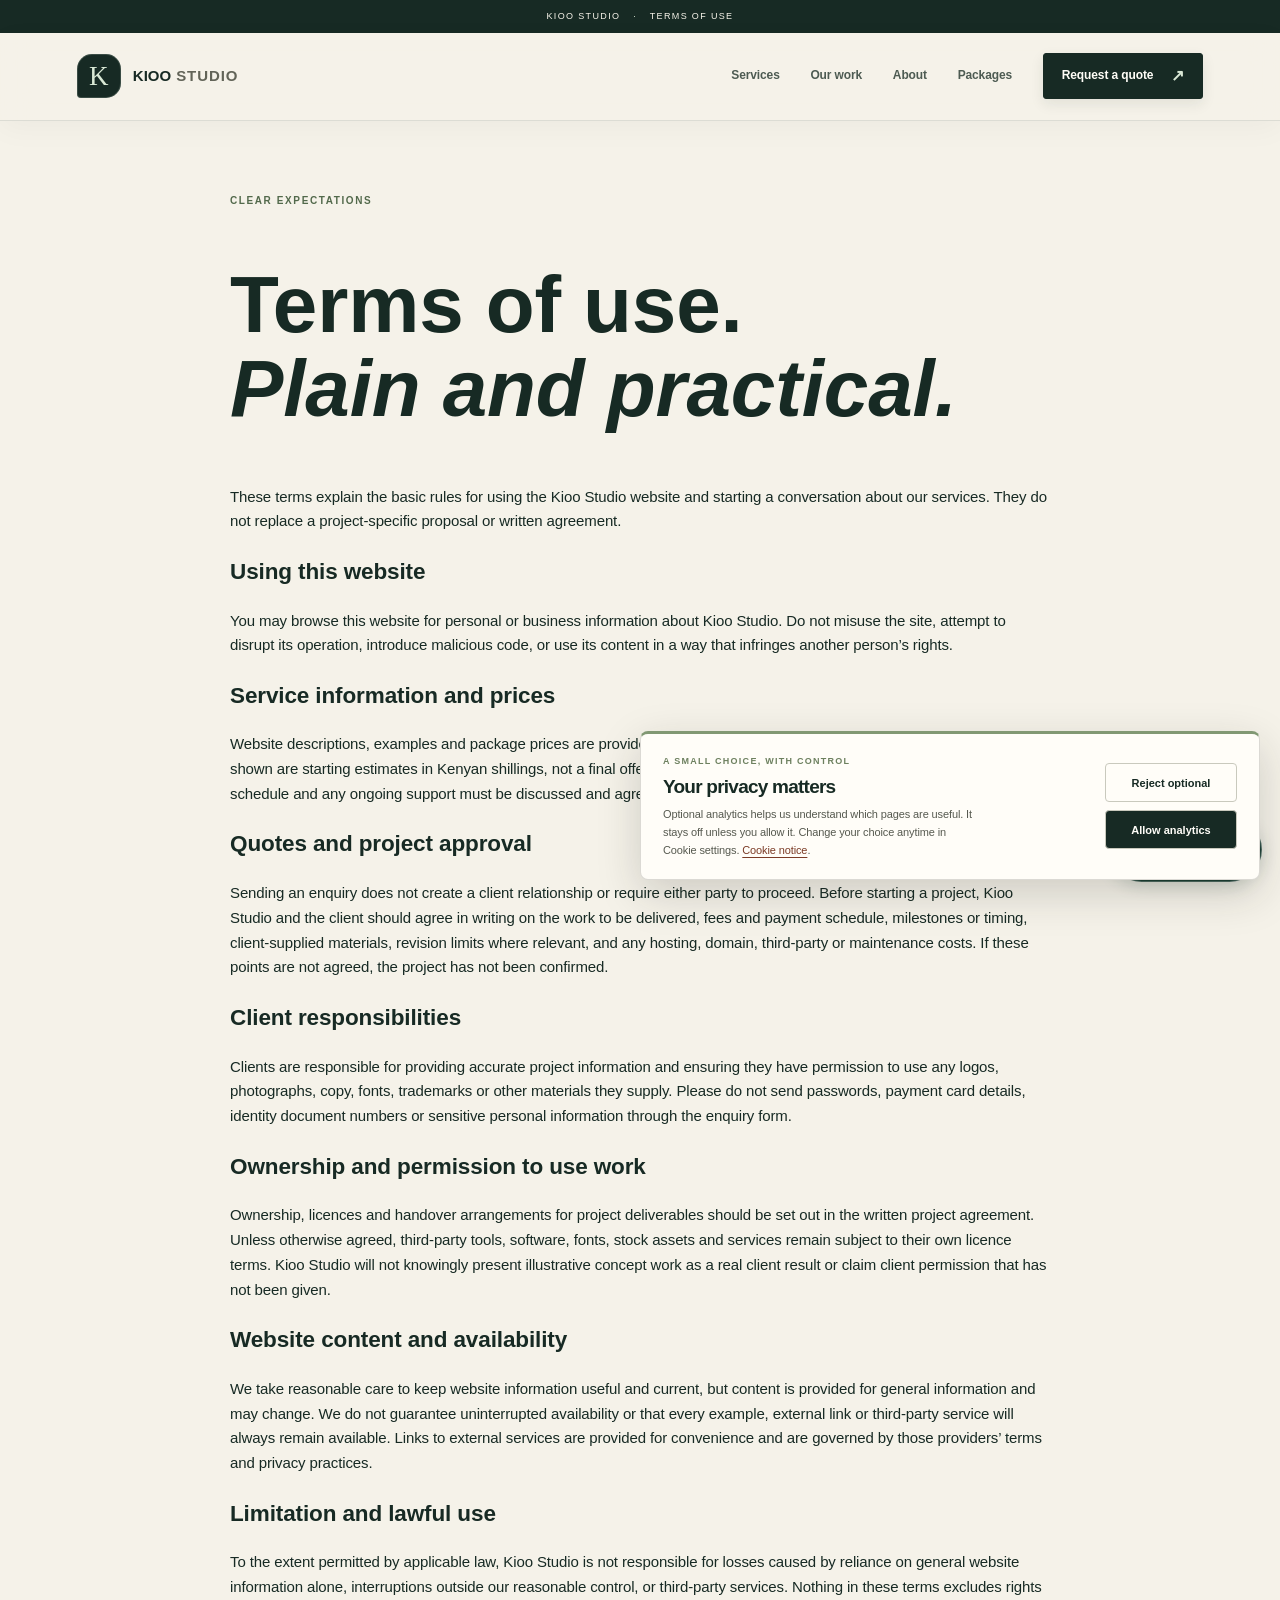
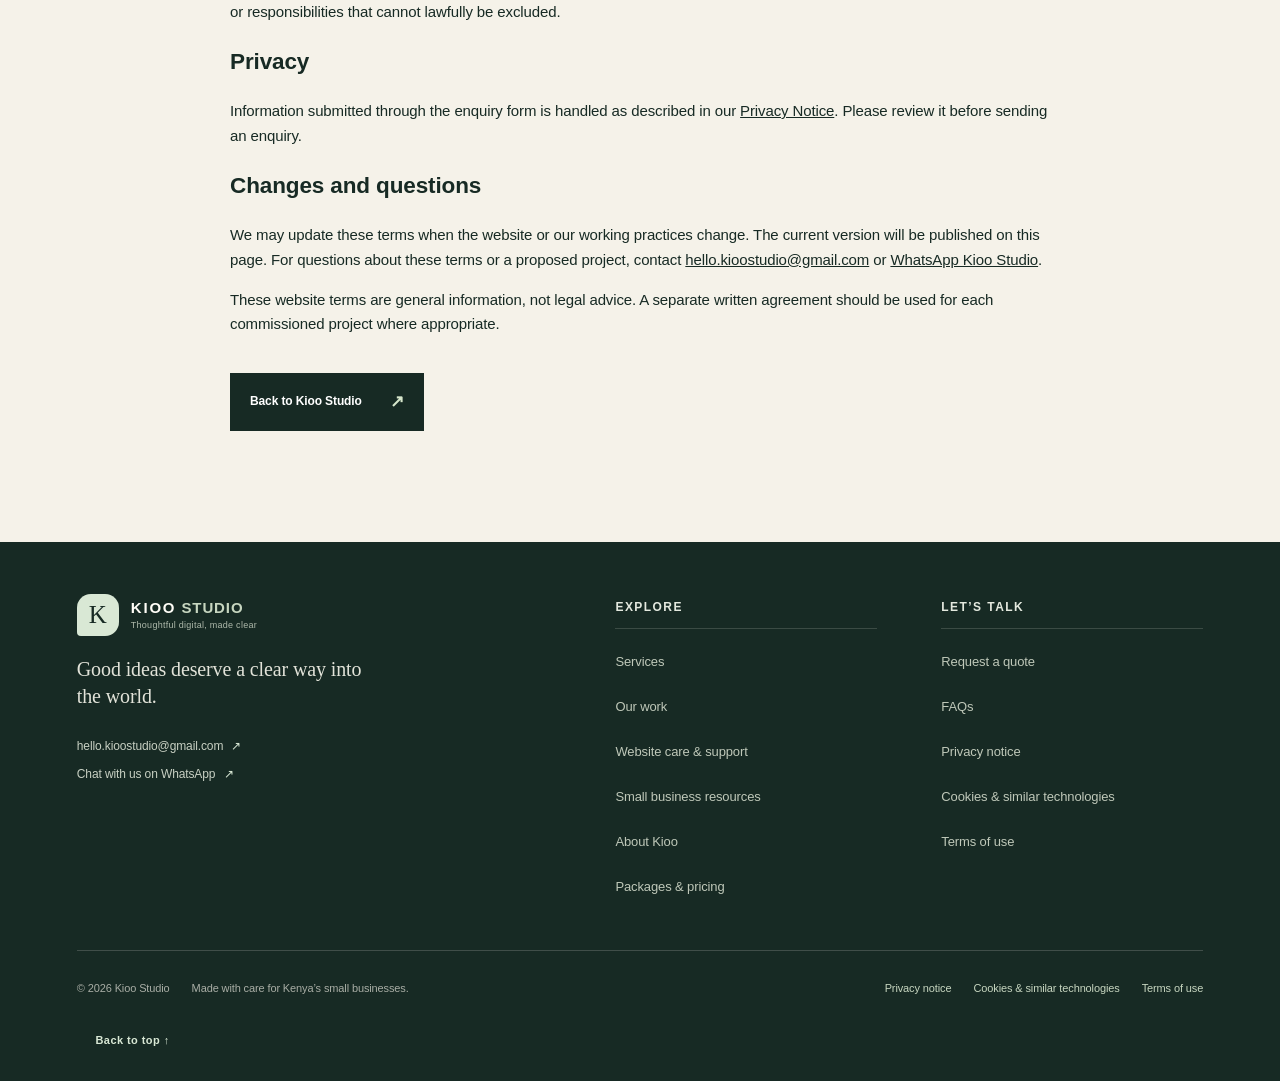
<file: terms.html>
<!doctype html>
<html lang="en">
<head>
  <meta charset="utf-8">
  <meta name="viewport" content="width=device-width, initial-scale=1">
  <meta name="theme-color" content="#173c31">
  <meta name="description" content="Terms for using the Kioo Studio website and discussing or commissioning digital services.">
  <link rel="canonical" href="https://kioo-studio.vercel.app/terms">
  <meta property="og:type" content="website">
  <meta property="og:site_name" content="Kioo Studio">
  <meta property="og:url" content="https://kioo-studio.vercel.app/terms">
  <meta property="og:title" content="Terms of Use — Kioo Studio">
  <meta property="og:description" content="Understand the terms for using this website and engaging Kioo Studio for digital work.">
  <link rel="icon" href="favicon.svg?v=3" type="image/svg+xml">
  <link rel="stylesheet" href="styles.css?v=accessibility-polish-20261023">
  <title>Terms of Use — Kioo Studio</title>
  <script src="script.js" defer></script>
</head>
<body>
  <a class="skip-link" href="#terms-content">Skip to content</a>
  <div class="announcement">Kioo Studio <span>·</span> Terms of use</div>
  <header class="site-header">
    <a class="brand" href="/"><span class="brand-mark" aria-hidden="true">K</span><span>KIOO<span class="brand-light"> STUDIO</span></span></a>
    <a class="mobile-header-cta" href="/contact#project-form">Request a quote <span aria-hidden="true">↗</span></a>
    <button class="menu-toggle" aria-expanded="false" aria-controls="main-nav" aria-label="Open menu"><span></span><span></span></button>
    <nav id="main-nav" class="nav" aria-label="Main navigation"><a href="/services">Services</a><a href="/work">Our work</a><a href="/about">About</a><a href="/packages">Packages</a><a class="nav-cta" href="/contact#project-form">Request a quote <span aria-hidden="true">↗</span></a></nav>
  </header>
  <main id="terms-content" class="section-wrap" style="max-width:820px;padding-top:72px;padding-bottom:96px">
    <p class="eyebrow">CLEAR EXPECTATIONS</p>
    <h1 style="font-size:clamp(2.5rem,7vw,5rem);line-height:1.05">Terms of use.<br><em>Plain and practical.</em></h1>
    <p>These terms explain the basic rules for using the Kioo Studio website and starting a conversation about our services. They do not replace a project-specific proposal or written agreement.</p>
    <h2>Using this website</h2>
    <p>You may browse this website for personal or business information about Kioo Studio. Do not misuse the site, attempt to disrupt its operation, introduce malicious code, or use its content in a way that infringes another person’s rights.</p>
    <h2>Service information and prices</h2>
    <p>Website descriptions, examples and package prices are provided to help you understand the kinds of work we offer. Prices shown are starting estimates in Kenyan shillings, not a final offer for every project. The final scope, deliverables, price, schedule and any ongoing support must be discussed and agreed with you before work begins.</p>
    <h2>Quotes and project approval</h2>
    <p>Sending an enquiry does not create a client relationship or require either party to proceed. Before starting a project, Kioo Studio and the client should agree in writing on the work to be delivered, fees and payment schedule, milestones or timing, client-supplied materials, revision limits where relevant, and any hosting, domain, third-party or maintenance costs. If these points are not agreed, the project has not been confirmed.</p>
    <h2>Client responsibilities</h2>
    <p>Clients are responsible for providing accurate project information and ensuring they have permission to use any logos, photographs, copy, fonts, trademarks or other materials they supply. Please do not send passwords, payment card details, identity document numbers or sensitive personal information through the enquiry form.</p>
    <h2>Ownership and permission to use work</h2>
    <p>Ownership, licences and handover arrangements for project deliverables should be set out in the written project agreement. Unless otherwise agreed, third-party tools, software, fonts, stock assets and services remain subject to their own licence terms. Kioo Studio will not knowingly present illustrative concept work as a real client result or claim client permission that has not been given.</p>
    <h2>Website content and availability</h2>
    <p>We take reasonable care to keep website information useful and current, but content is provided for general information and may change. We do not guarantee uninterrupted availability or that every example, external link or third-party service will always remain available. Links to external services are provided for convenience and are governed by those providers’ terms and privacy practices.</p>
    <h2>Limitation and lawful use</h2>
    <p>To the extent permitted by applicable law, Kioo Studio is not responsible for losses caused by reliance on general website information alone, interruptions outside our reasonable control, or third-party services. Nothing in these terms excludes rights or responsibilities that cannot lawfully be excluded.</p>
    <h2>Privacy</h2>
    <p>Information submitted through the enquiry form is handled as described in our <a href="/privacy"><u>Privacy Notice</u></a>. Please review it before sending an enquiry.</p>
    <h2>Changes and questions</h2>
    <p>We may update these terms when the website or our working practices change. The current version will be published on this page. For questions about these terms or a proposed project, contact <a href="mailto:hello.kioostudio@gmail.com"><u>hello.kioostudio@gmail.com</u></a> or <a href="https://wa.me/254740354169" target="_blank" rel="noopener noreferrer"><u>WhatsApp Kioo Studio</u></a>.</p>
    <p>These website terms are general information, not legal advice. A separate written agreement should be used for each commissioned project where appropriate.</p>
    <p style="margin-top:36px"><a class="button button-dark" href="/">Back to Kioo Studio <span>↗</span></a></p>
  </main>
  <footer class="site-footer">
    <div class="section-wrap footer-top">
      <div class="footer-brand-column">
        <a class="brand footer-brand" href="/"><span class="brand-mark" aria-hidden="true">K</span><span class="brand-lockup"><span class="brand-name">KIOO<span class="brand-light"> STUDIO</span></span><span class="brand-tagline">Thoughtful digital, made clear</span></span></a>
        <p class="footer-promise">Good ideas deserve a clear way into the world.</p>
        <a class="footer-email" href="mailto:hello.kioostudio@gmail.com">hello.kioostudio@gmail.com <span>↗</span></a>
        <a class="footer-whatsapp" href="https://wa.me/254740354169" target="_blank" rel="noopener noreferrer">Chat with us on WhatsApp <span>↗</span></a>
      </div>
      <div class="footer-links-group"><h2>Explore</h2><a href="/services">Services</a><a href="/work">Our work</a><a href="/website-care">Website care &amp; support</a><a href="/resources">Small business resources</a><a href="/about">About Kioo</a><a href="/packages">Packages &amp; pricing</a></div>
      <div class="footer-links-group"><h2>Let’s talk</h2><a href="/contact#project-form">Request a quote</a><a href="/#faq">FAQs</a><a href="/privacy">Privacy notice</a><a href="/cookie-policy">Cookies &amp; similar technologies</a><a href="/terms" aria-current="page">Terms of use</a></div>
    </div>
    <div class="section-wrap footer-bottom"><span>© <span id="year"></span> Kioo Studio</span><span>Made with care for Kenya’s small businesses.</span><a href="/privacy">Privacy notice</a><a href="/cookie-policy">Cookies &amp; similar technologies</a><a href="/terms" aria-current="page">Terms of use</a><a class="back-top" href="#terms-content">Back to top ↑</a></div>
  </footer>
</body>
</html>
</file>
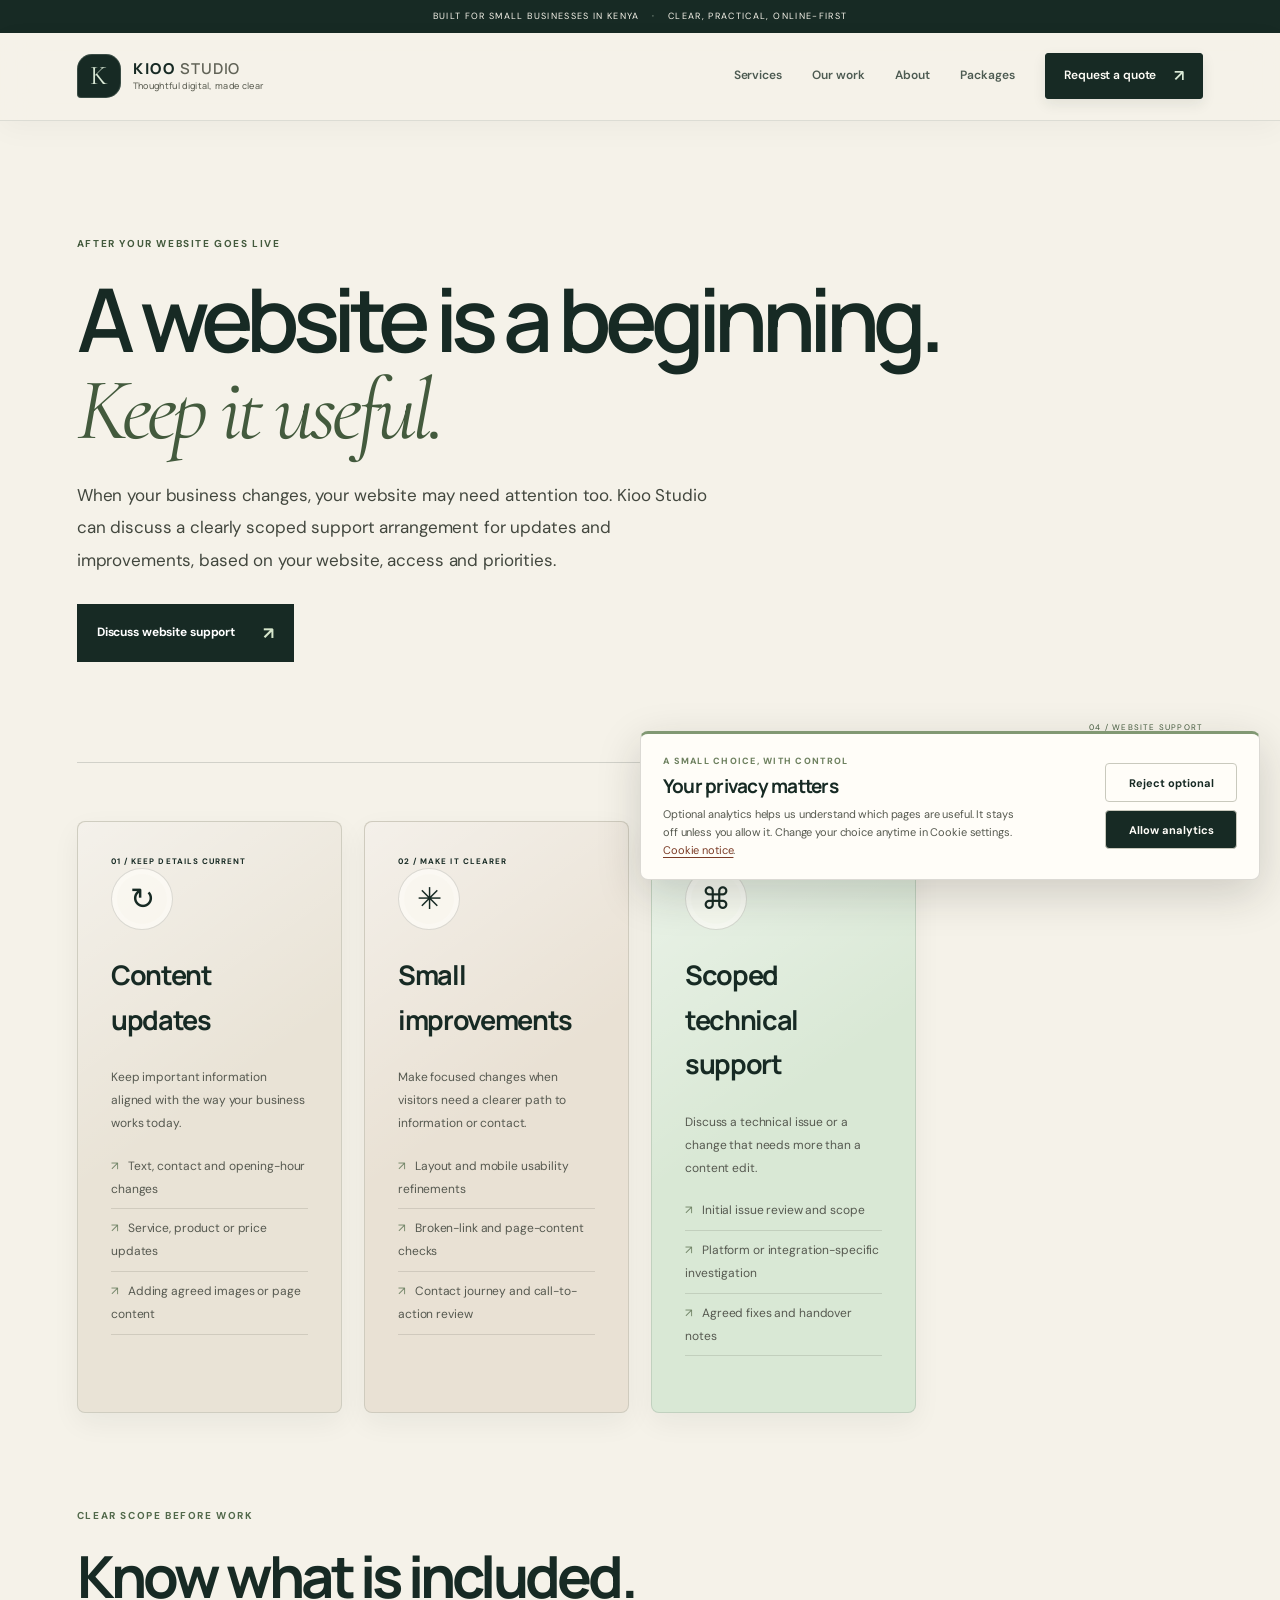
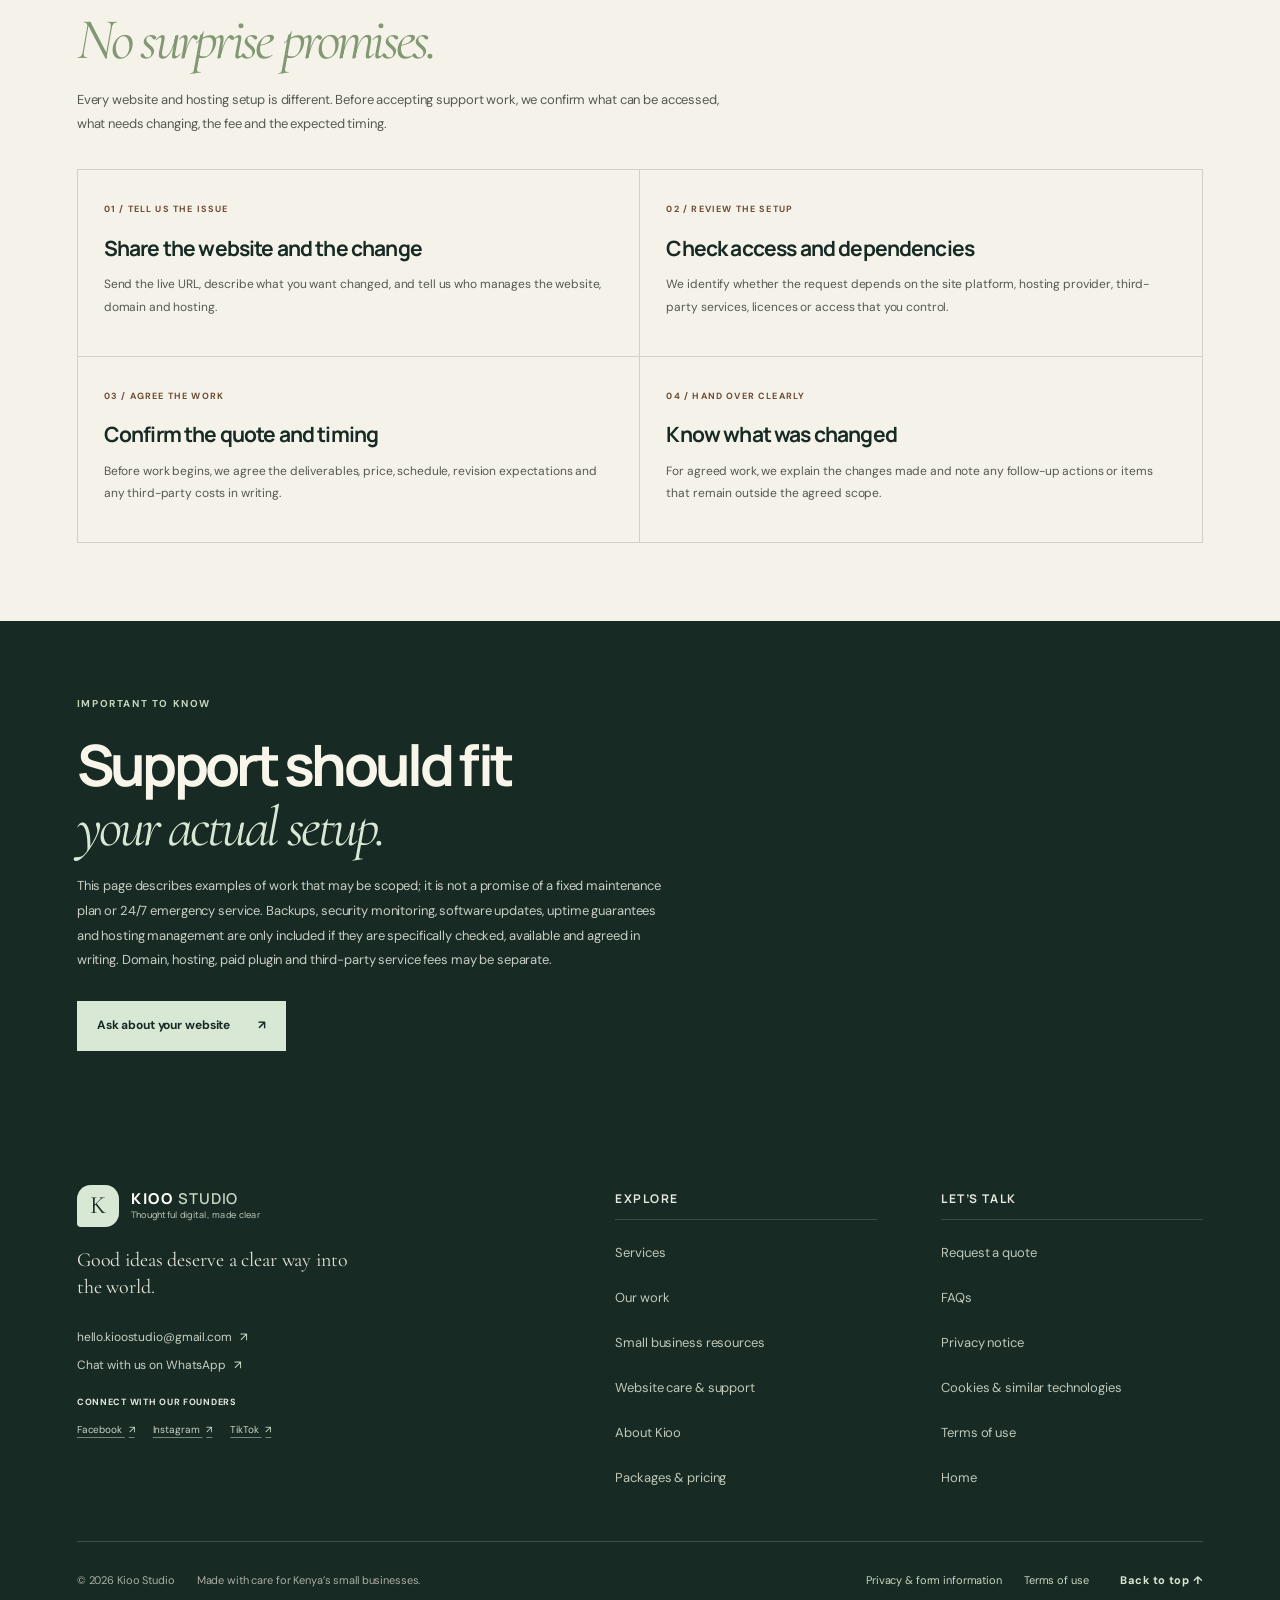
<file: website-care.html>
<!doctype html>
<html lang="en">
<head>
  <meta charset="utf-8">
  <meta name="viewport" content="width=device-width, initial-scale=1">
  <meta name="theme-color" content="#172a24">
  <meta name="description" content="Explore website support options with Kioo Studio, from content updates and small improvements to scoped technical help for small businesses in Kenya.">
  <link rel="canonical" href="https://kioo-studio.vercel.app/website-care">
  <meta property="og:type" content="website">
  <meta property="og:site_name" content="Kioo Studio">
  <meta property="og:url" content="https://kioo-studio.vercel.app/website-care">
  <meta property="og:title" content="Website Care & Support — Kioo Studio">
  <meta property="og:description" content="Practical, clearly scoped website support for small businesses in Kenya.">
  <link rel="icon" href="favicon.svg?v=3" type="image/svg+xml">
  <link rel="preconnect" href="https://fonts.googleapis.com">
  <link rel="preconnect" href="https://fonts.gstatic.com" crossorigin>
  <link href="https://fonts.googleapis.com/css2?family=Cormorant+Garamond:ital,wght@0,400;0,500;0,600;1,400;1,500&family=DM+Sans:wght@400;500;600;700&family=Manrope:wght@400;500;600;700;800&display=swap" rel="stylesheet">
  <link rel="stylesheet" href="styles.css?v=accessibility-polish-20261023">
  <script src="script.js" defer></script>
  <title>Website Care & Support — Kioo Studio</title>
</head>
<body>
<a class="skip-link" href="#main-content">Skip to content</a>
<div class="announcement">Built for small businesses in Kenya <span>·</span> Clear, practical, online-first</div>
<header class="site-header">
  <a class="brand" href="/"><span class="brand-mark" aria-hidden="true">K</span><span class="brand-lockup"><span class="brand-name">KIOO<span class="brand-light"> STUDIO</span></span><span class="brand-tagline">Thoughtful digital, made clear</span></span></a>
  <a class="mobile-header-cta" href="/contact?service=Website%20support#project-form">Request a quote <span aria-hidden="true">↗</span></a>
  <button class="menu-toggle" aria-expanded="false" aria-controls="main-nav" aria-label="Open menu"><span></span><span></span></button>
  <nav id="main-nav" class="nav" aria-label="Main navigation">
    <a href="/services">Services</a><a href="/work">Our work</a><a href="/about">About</a><a href="/packages">Packages</a><a class="nav-cta" href="/contact#project-form">Request a quote <span aria-hidden="true">↗</span></a>
  </nav>
</header>
<main id="main-content">
  <section class="inner-hero section-wrap">
    <p class="eyebrow">AFTER YOUR WEBSITE GOES LIVE</p>
    <h1>A website is a beginning.<br><em>Keep it useful.</em></h1>
    <p class="inner-lead">When your business changes, your website may need attention too. Kioo Studio can discuss a clearly scoped support arrangement for updates and improvements, based on your website, access and priorities.</p>
    <a class="button button-dark" href="/contact?service=Website%20support#project-form">Discuss website support <span>↗</span></a>
    <span class="page-index">04 / WEBSITE SUPPORT</span>
  </section>
  <section class="page-card-grid section-wrap" aria-label="Website support options">
    <article class="page-service-card service-cream">
      <span class="service-index">01 / KEEP DETAILS CURRENT</span><div class="page-card-symbol" aria-hidden="true">↻</div>
      <h2>Content updates</h2>
      <p>Keep important information aligned with the way your business works today.</p>
      <ul><li>Text, contact and opening-hour changes</li><li>Service, product or price updates</li><li>Adding agreed images or page content</li></ul>
    </article>
    <article class="page-service-card service-lilac">
      <span class="service-index">02 / MAKE IT CLEARER</span><div class="page-card-symbol" aria-hidden="true">✳</div>
      <h2>Small improvements</h2>
      <p>Make focused changes when visitors need a clearer path to information or contact.</p>
      <ul><li>Layout and mobile usability refinements</li><li>Broken-link and page-content checks</li><li>Contact journey and call-to-action review</li></ul>
    </article>
    <article class="page-service-card service-green">
      <span class="service-index">03 / TECHNICAL HELP</span><div class="page-card-symbol" aria-hidden="true">⌘</div>
      <h2>Scoped technical support</h2>
      <p>Discuss a technical issue or a change that needs more than a content edit.</p>
      <ul><li>Initial issue review and scope</li><li>Platform or integration-specific investigation</li><li>Agreed fixes and handover notes</li></ul>
    </article>
  </section>
  <section class="section-wrap" style="padding-bottom:78px">
    <div class="real-work-heading">
      <p class="eyebrow">CLEAR SCOPE BEFORE WORK</p>
      <h2>Know what is included.<br><em>No surprise promises.</em></h2>
      <p>Every website and hosting setup is different. Before accepting support work, we confirm what can be accessed, what needs changing, the fee and the expected timing.</p>
    </div>
    <div class="walkthrough-grid">
      <article><span class="walkthrough-label">01 / TELL US THE ISSUE</span><h3>Share the website and the change</h3><p>Send the live URL, describe what you want changed, and tell us who manages the website, domain and hosting.</p></article>
      <article><span class="walkthrough-label">02 / REVIEW THE SETUP</span><h3>Check access and dependencies</h3><p>We identify whether the request depends on the site platform, hosting provider, third-party services, licences or access that you control.</p></article>
      <article><span class="walkthrough-label">03 / AGREE THE WORK</span><h3>Confirm the quote and timing</h3><p>Before work begins, we agree the deliverables, price, schedule, revision expectations and any third-party costs in writing.</p></article>
      <article><span class="walkthrough-label">04 / HAND OVER CLEARLY</span><h3>Know what was changed</h3><p>For agreed work, we explain the changes made and note any follow-up actions or items that remain outside the agreed scope.</p></article>
    </div>
  </section>
  <section class="page-note-band"><div class="section-wrap"><p class="eyebrow">IMPORTANT TO KNOW</p><h2>Support should fit<br><em>your actual setup.</em></h2><p>This page describes examples of work that may be scoped; it is not a promise of a fixed maintenance plan or 24/7 emergency service. Backups, security monitoring, software updates, uptime guarantees and hosting management are only included if they are specifically checked, available and agreed in writing. Domain, hosting, paid plugin and third-party service fees may be separate.</p><a class="button button-light" href="/contact?service=Website%20support#project-form">Ask about your website <span>↗</span></a></div></section>
</main>
<footer class="site-footer">
  <div class="section-wrap footer-top">
    <div class="footer-brand-column">
      <a class="brand footer-brand" href="/"><span class="brand-mark" aria-hidden="true">K</span><span class="brand-lockup"><span class="brand-name">KIOO<span class="brand-light"> STUDIO</span></span><span class="brand-tagline">Thoughtful digital, made clear</span></span></a>
      <p class="footer-promise">Good ideas deserve a clear way into the world.</p>
      <a class="footer-email" href="mailto:hello.kioostudio@gmail.com">hello.kioostudio@gmail.com <span>↗</span></a>
      <a class="footer-whatsapp" href="https://wa.me/254740354169" target="_blank" rel="noopener noreferrer">Chat with us on WhatsApp <span>↗</span></a>
      <div class="footer-socials" aria-label="Social media">
        <span class="footer-socials-label">Connect with our founders</span>
        <a href="https://www.facebook.com/profile.php?id=61595181555332" target="_blank" rel="noopener noreferrer" aria-label="Kioo Studio on Facebook">Facebook <span>↗</span></a>
        <a href="https://www.instagram.com/kellymuthomikinoti/?hl=en" target="_blank" rel="noopener noreferrer" aria-label="Instagram profile for Kelly Muthomi Kinoti">Instagram <span>↗</span></a>
        <a href="https://www.tiktok.com/@doreen_ngugi" target="_blank" rel="noopener noreferrer" aria-label="TikTok profile for Doreen Ngugi">TikTok <span>↗</span></a>
      </div>
    </div>
    <div class="footer-links-group"><h2>Explore</h2><a href="/services">Services</a><a href="/work">Our work</a><a href="/resources">Small business resources</a><a href="/website-care" aria-current="page">Website care &amp; support</a><a href="/about">About Kioo</a><a href="/packages">Packages &amp; pricing</a></div>
    <div class="footer-links-group"><h2>Let’s talk</h2><a href="/contact#project-form">Request a quote</a><a href="/#faq">FAQs</a><a href="/privacy">Privacy notice</a><a href="/cookie-policy">Cookies &amp; similar technologies</a><a href="/terms">Terms of use</a><a href="/">Home</a></div>
  </div>
  <div class="section-wrap footer-bottom"><span>© <span id="year"></span> Kioo Studio</span><span>Made with care for Kenya’s small businesses.</span><a href="/privacy">Privacy &amp; form information</a><a href="/terms">Terms of use</a><a class="back-top" href="#main-content">Back to top ↑</a></div>
</footer>
</body>
</html>
</file>
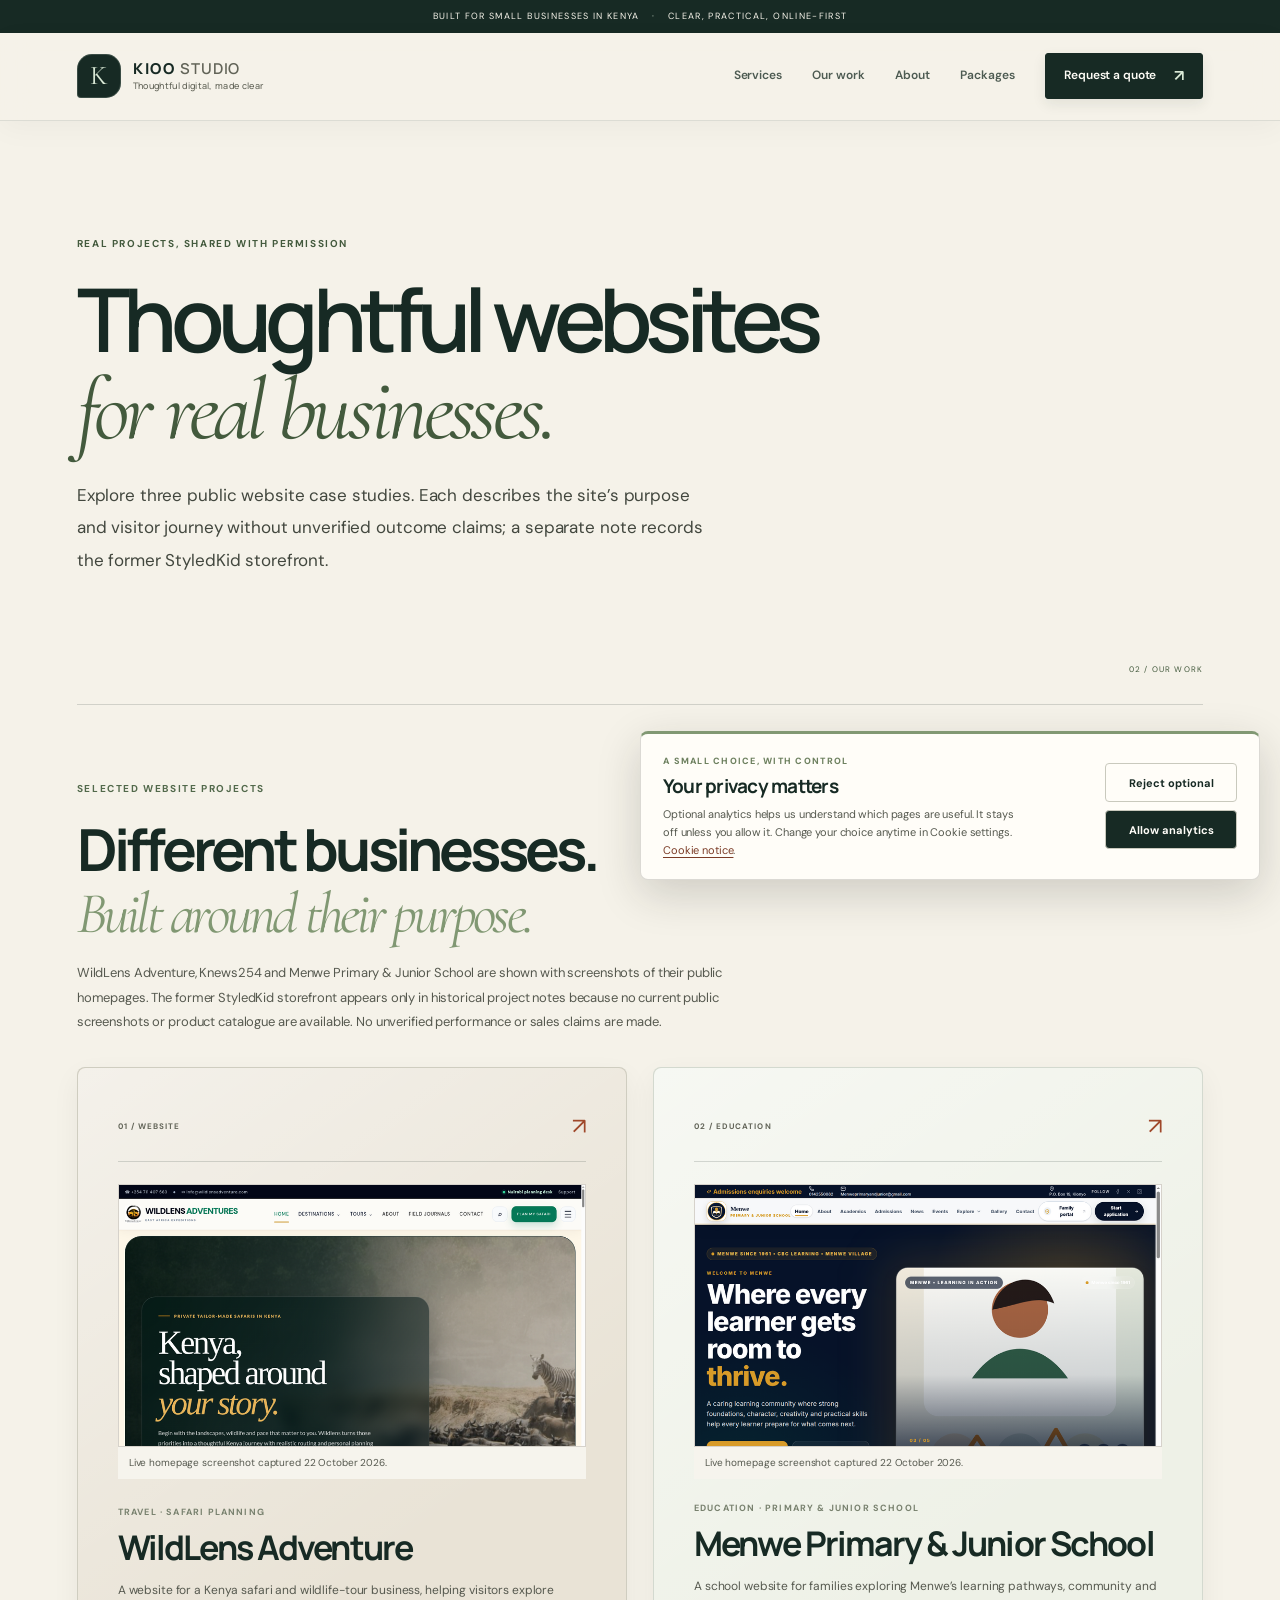
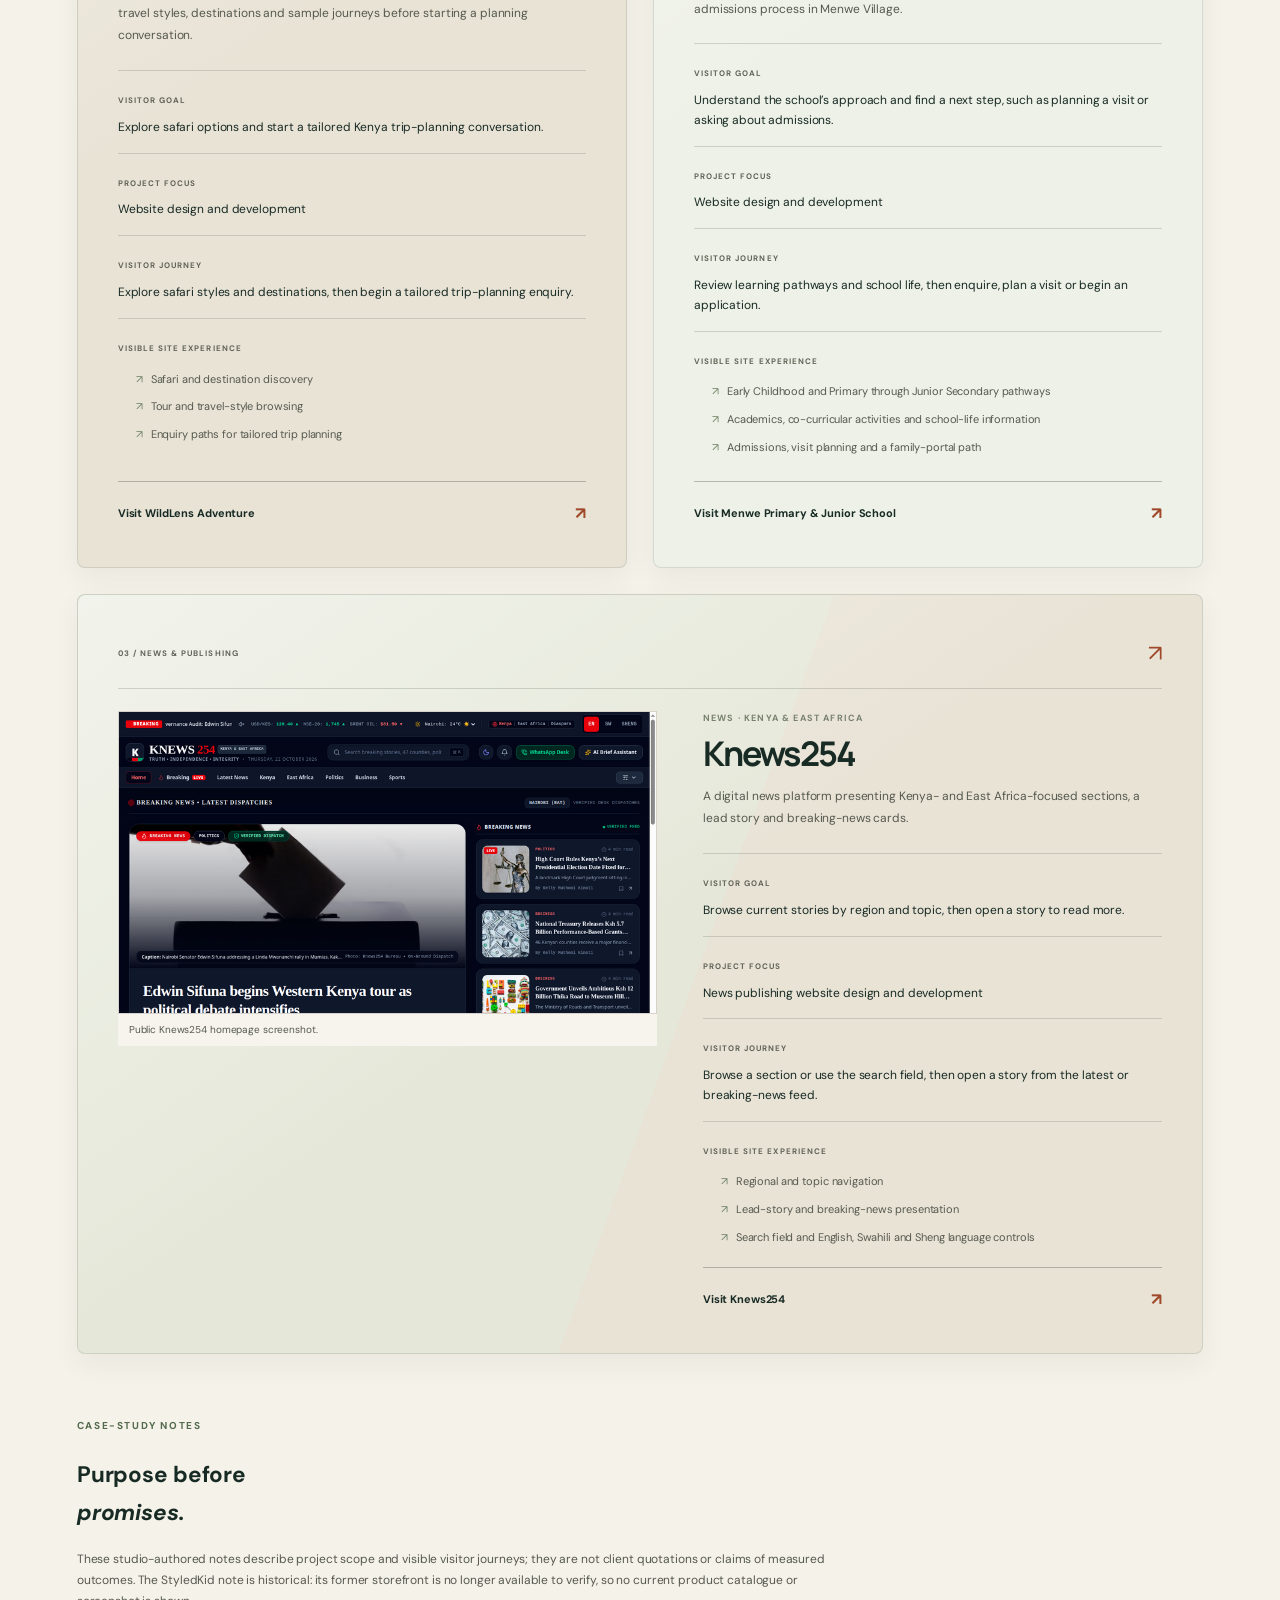
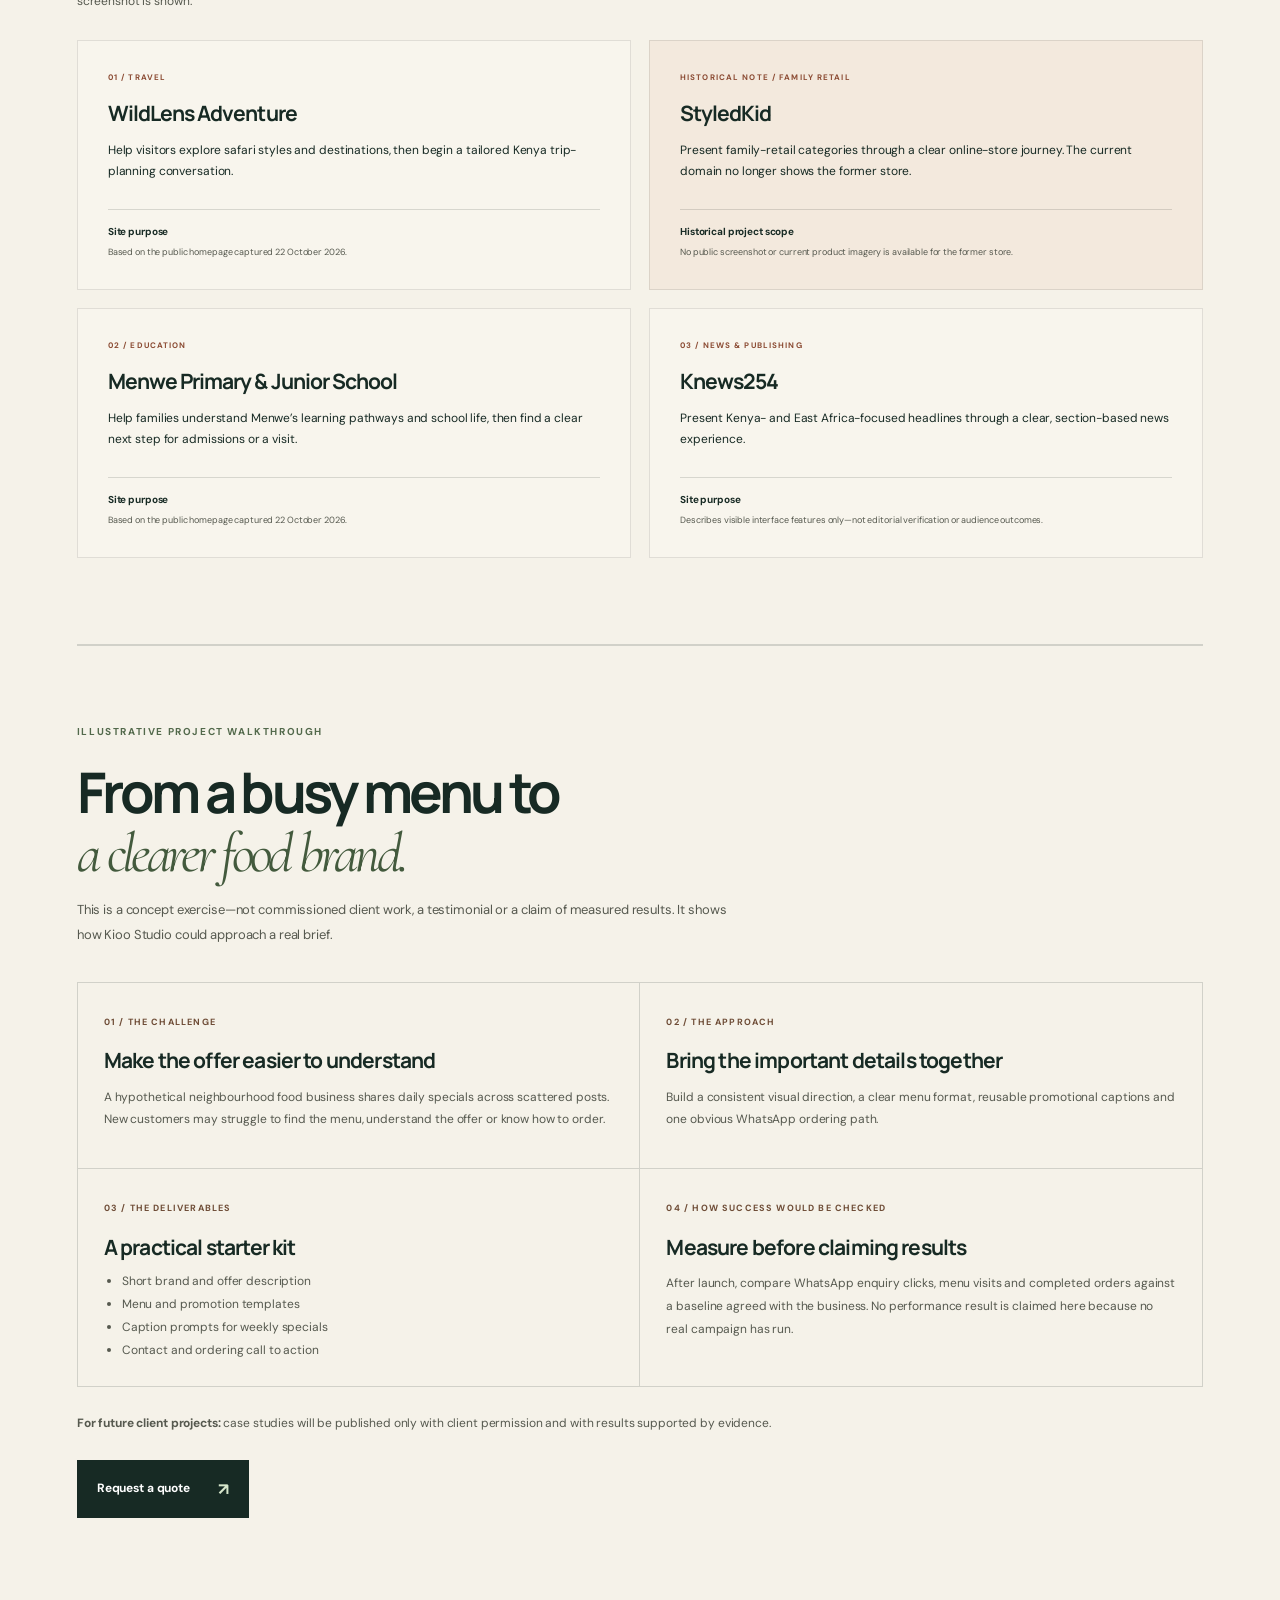
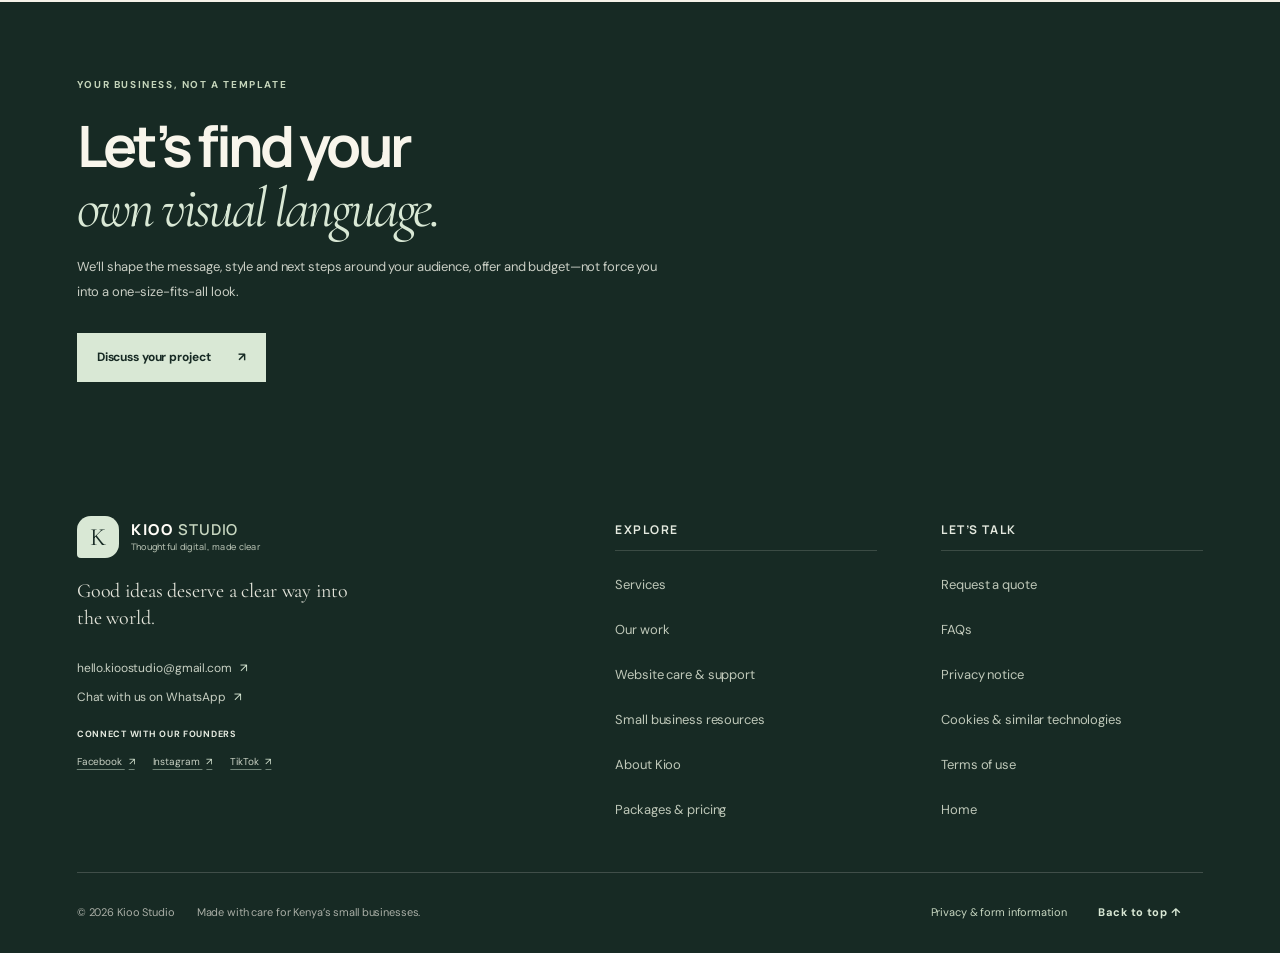
<file: work.html>
<!doctype html>
<html lang="en">
<head>
  <meta charset="utf-8">
  <meta name="viewport" content="width=device-width, initial-scale=1">
  <meta name="theme-color" content="#172a24">
  <meta name="description" content="See three Kioo Studio website case studies for travel, education, and digital publishing, plus a transparent historical note about a former family-retail storefront.">
  <link rel="canonical" href="https://kioo-studio.vercel.app/work">
  <meta property="og:type" content="website">
  <meta property="og:site_name" content="Kioo Studio">
  <meta property="og:url" content="https://kioo-studio.vercel.app/work">
  <meta property="og:title" content="Our work — Kioo Studio">
  <meta property="og:description" content="See three Kioo Studio website case studies for travel, education, and digital publishing, plus a transparent historical note about a former family-retail storefront.">
  <meta property="og:image" content="https://kioo-studio.vercel.app/assets/case-studies/wildlens-hero-preview.webp">
  <meta property="og:image:alt" content="A website case-study preview from Kioo Studio.">
  <meta name="twitter:card" content="summary_large_image">
  <meta name="twitter:title" content="Our work — Kioo Studio">
  <meta name="twitter:description" content="Website case studies for travel, education and digital publishing.">
  <meta name="twitter:image" content="https://kioo-studio.vercel.app/assets/case-studies/wildlens-hero-preview.webp">
  <link rel="icon" href="favicon.svg?v=3" type="image/svg+xml">
  <link rel="preconnect" href="https://fonts.googleapis.com">
  <link rel="preconnect" href="https://fonts.gstatic.com" crossorigin>
  <link href="https://fonts.googleapis.com/css2?family=Cormorant+Garamond:ital,wght@0,400;0,500;0,600;1,400;1,500&family=DM+Sans:wght@400;500;600;700&family=Manrope:wght@400;500;600;700;800&display=swap" rel="stylesheet">
  <link rel="stylesheet" href="styles.css?v=accessibility-polish-20261023">
  <script src="script.js" defer></script>
  <title>Our work — Kioo Studio</title>
</head>
<body>
<a class="skip-link" href="#main-content">Skip to content</a>
<div class="announcement">Built for small businesses in Kenya <span>·</span> Clear, practical, online-first</div>
<header class="site-header">
  <a class="brand" href="/"><span class="brand-mark" aria-hidden="true">K</span><span class="brand-lockup"><span class="brand-name">KIOO<span class="brand-light"> STUDIO</span></span><span class="brand-tagline">Thoughtful digital, made clear</span></span></a>
  <a class="mobile-header-cta" href="/contact#project-form">Request a quote <span aria-hidden="true">↗</span></a>
    <button class="menu-toggle" aria-expanded="false" aria-controls="main-nav" aria-label="Open menu"><span></span><span></span></button>
  <nav id="main-nav" class="nav" aria-label="Main navigation">
    <a href="/services">Services</a><a href="/work">Our work</a><a href="/about">About</a><a href="/packages">Packages</a><a class="nav-cta" href="/contact#project-form">Request a quote <span aria-hidden="true">↗</span></a>
  </nav>
</header>
<main id="main-content">
<section class="inner-hero section-wrap"><p class="eyebrow">REAL PROJECTS, SHARED WITH PERMISSION</p><h1>Thoughtful websites<br><em>for real businesses.</em></h1><p class="inner-lead">Explore three public website case studies. Each describes the site’s purpose and visitor journey without unverified outcome claims; a separate note records the former StyledKid storefront.</p><span class="page-index">02 / OUR WORK</span></section>
<section class="real-case-studies section-wrap" aria-labelledby="case-studies-title">
  <div class="real-work-heading">
    <p class="eyebrow">SELECTED WEBSITE PROJECTS</p>
    <h2 id="case-studies-title">Different businesses.<br><em>Built around their purpose.</em></h2>
    <p>WildLens Adventure, Knews254 and Menwe Primary &amp; Junior School are shown with screenshots of their public homepages. The former StyledKid storefront appears only in historical project notes because no current public screenshots or product catalogue are available. No unverified performance or sales claims are made.</p>
  </div>
  <div class="real-case-grid">
    <article class="real-case-card" id="wildlens-adventure">
      <div class="real-case-top"><span class="real-case-index">01 / WEBSITE</span><span class="real-case-symbol" aria-hidden="true">↗</span></div>
      <figure class="case-study-preview"><img src="assets/case-studies/wildlens-adventure-homepage.webp" alt="WildLens Adventure homepage showing its Kenya safari planning hero and tailored safari call to action." loading="lazy" decoding="async"><figcaption>Live homepage screenshot captured 22 October 2026.</figcaption></figure>
      <p class="real-case-kicker">TRAVEL · SAFARI PLANNING</p>
      <h3>WildLens Adventure</h3>
      <p class="real-case-summary">A website for a Kenya safari and wildlife-tour business, helping visitors explore travel styles, destinations and sample journeys before starting a planning conversation.</p>
      <div class="real-case-detail"><span>VISITOR GOAL</span><p>Explore safari options and start a tailored Kenya trip-planning conversation.</p></div>
      <div class="real-case-detail"><span>PROJECT FOCUS</span><p>Website design and development</p></div>
      <div class="real-case-detail"><span>VISITOR JOURNEY</span><p>Explore safari styles and destinations, then begin a tailored trip-planning enquiry.</p></div>
      <div class="real-case-detail"><span>VISIBLE SITE EXPERIENCE</span><ul><li>Safari and destination discovery</li><li>Tour and travel-style browsing</li><li>Enquiry paths for tailored trip planning</li></ul></div>
      <a class="real-case-link" href="https://wildlensadventure.com/" target="_blank" rel="noopener noreferrer">Visit WildLens Adventure <span aria-hidden="true">↗</span></a>
    </article>

    <article class="real-case-card real-case-card-school" id="menwe-primary-junior">
      <div class="real-case-top"><span class="real-case-index">02 / EDUCATION</span><span class="real-case-symbol" aria-hidden="true">↗</span></div>
      <div class="real-case-school-layout">
        <figure class="case-study-preview"><img src="assets/case-studies/menwe-primary-junior-homepage.webp" alt="Menwe Primary and Junior School homepage showing its learner-focused welcome, learning pathways and admissions links." loading="lazy" decoding="async"><figcaption>Live homepage screenshot captured 22 October 2026.</figcaption></figure>
        <div class="real-case-school-copy">
          <p class="real-case-kicker">EDUCATION · PRIMARY &amp; JUNIOR SCHOOL</p>
          <h3>Menwe Primary &amp; Junior School</h3>
          <p class="real-case-summary">A school website for families exploring Menwe’s learning pathways, community and admissions process in Menwe Village.</p>
          <div class="real-case-detail"><span>VISITOR GOAL</span><p>Understand the school’s approach and find a next step, such as planning a visit or asking about admissions.</p></div>
          <div class="real-case-detail"><span>PROJECT FOCUS</span><p>Website design and development</p></div>
          <div class="real-case-detail"><span>VISITOR JOURNEY</span><p>Review learning pathways and school life, then enquire, plan a visit or begin an application.</p></div>
          <div class="real-case-detail"><span>VISIBLE SITE EXPERIENCE</span><ul><li>Early Childhood and Primary through Junior Secondary pathways</li><li>Academics, co-curricular activities and school-life information</li><li>Admissions, visit planning and a family-portal path</li></ul></div>
          <a class="real-case-link" href="https://menwe-primary-junior-school.vercel.app/" target="_blank" rel="noopener noreferrer">Visit Menwe Primary &amp; Junior School <span aria-hidden="true">↗</span></a>
        </div>
      </div>
    </article>
    <article class="real-case-card real-case-card-knews" id="knews254">
      <div class="real-case-top"><span class="real-case-index">03 / NEWS &amp; PUBLISHING</span><span class="real-case-symbol" aria-hidden="true">↗</span></div>
      <div class="real-case-knews-layout">
        <figure class="case-study-preview"><img src="assets/case-studies/knews254-homepage.webp" alt="Knews254 homepage showing news navigation, a featured story and breaking-news cards." loading="lazy" decoding="async"><figcaption>Public Knews254 homepage screenshot.</figcaption></figure>
        <div class="real-case-knews-copy">
          <p class="real-case-kicker">NEWS · KENYA &amp; EAST AFRICA</p>
          <h3>Knews254</h3>
          <p class="real-case-summary">A digital news platform presenting Kenya- and East Africa-focused sections, a lead story and breaking-news cards.</p>
          <div class="real-case-detail"><span>VISITOR GOAL</span><p>Browse current stories by region and topic, then open a story to read more.</p></div>
          <div class="real-case-detail"><span>PROJECT FOCUS</span><p>News publishing website design and development</p></div>
          <div class="real-case-detail"><span>VISITOR JOURNEY</span><p>Browse a section or use the search field, then open a story from the latest or breaking-news feed.</p></div>
          <div class="real-case-detail"><span>VISIBLE SITE EXPERIENCE</span><ul><li>Regional and topic navigation</li><li>Lead-story and breaking-news presentation</li><li>Search field and English, Swahili and Sheng language controls</li></ul></div>
          <a class="real-case-link" href="https://knews-254.vercel.app/" target="_blank" rel="noopener noreferrer">Visit Knews254 <span aria-hidden="true">↗</span></a>
        </div>
      </div>
    </article>
  </div>
  <section class="project-notes" aria-labelledby="project-notes-title">
    <div class="project-notes-heading">
      <p class="eyebrow">CASE-STUDY NOTES</p>
      <h2 id="project-notes-title">Purpose before<br><em>promises.</em></h2>
      <p>These studio-authored notes describe project scope and visible visitor journeys; they are not client quotations or claims of measured outcomes. The StyledKid note is historical: its former storefront is no longer available to verify, so no current product catalogue or screenshot is shown.</p>
    </div>
    <div class="project-notes-grid">
      <article class="project-note-card">
        <p class="project-note-label">01 / TRAVEL</p>
        <h3>WildLens Adventure</h3>
        <p class="project-note-copy">Help visitors explore safari styles and destinations, then begin a tailored Kenya trip-planning conversation.</p>
        <div class="project-note-footer"><strong>Site purpose</strong><small>Based on the public homepage captured 22 October 2026.</small></div>
      </article>
      <article class="project-note-card project-note-card-historical">
        <p class="project-note-label">HISTORICAL NOTE / FAMILY RETAIL</p>
        <h3>StyledKid</h3>
        <p class="project-note-copy">Present family-retail categories through a clear online-store journey. The current domain no longer shows the former store.</p>
        <div class="project-note-footer"><strong>Historical project scope</strong><small>No public screenshot or current product imagery is available for the former store.</small></div>
      </article>
      <article class="project-note-card">
        <p class="project-note-label">02 / EDUCATION</p>
        <h3>Menwe Primary &amp; Junior School</h3>
        <p class="project-note-copy">Help families understand Menwe’s learning pathways and school life, then find a clear next step for admissions or a visit.</p>
        <div class="project-note-footer"><strong>Site purpose</strong><small>Based on the public homepage captured 22 October 2026.</small></div>
      </article>
      <article class="project-note-card">
        <p class="project-note-label">03 / NEWS &amp; PUBLISHING</p>
        <h3>Knews254</h3>
        <p class="project-note-copy">Present Kenya- and East Africa-focused headlines through a clear, section-based news experience.</p>
        <div class="project-note-footer"><strong>Site purpose</strong><small>Describes visible interface features only—not editorial verification or audience outcomes.</small></div>
      </article>
    </div>
  </section>
</section>

<section class="project-walkthrough section-wrap" aria-labelledby="walkthrough-title">
  <div class="walkthrough-heading">
    <p class="eyebrow">ILLUSTRATIVE PROJECT WALKTHROUGH</p>
    <h2 id="walkthrough-title">From a busy menu to<br><em>a clearer food brand.</em></h2>
    <p>This is a concept exercise—not commissioned client work, a testimonial or a claim of measured results. It shows how Kioo Studio could approach a real brief.</p>
  </div>
  <div class="walkthrough-grid">
    <article><span class="walkthrough-label">01 / THE CHALLENGE</span><h3>Make the offer easier to understand</h3><p>A hypothetical neighbourhood food business shares daily specials across scattered posts. New customers may struggle to find the menu, understand the offer or know how to order.</p></article>
    <article><span class="walkthrough-label">02 / THE APPROACH</span><h3>Bring the important details together</h3><p>Build a consistent visual direction, a clear menu format, reusable promotional captions and one obvious WhatsApp ordering path.</p></article>
    <article><span class="walkthrough-label">03 / THE DELIVERABLES</span><h3>A practical starter kit</h3><ul><li>Short brand and offer description</li><li>Menu and promotion templates</li><li>Caption prompts for weekly specials</li><li>Contact and ordering call to action</li></ul></article>
    <article><span class="walkthrough-label">04 / HOW SUCCESS WOULD BE CHECKED</span><h3>Measure before claiming results</h3><p>After launch, compare WhatsApp enquiry clicks, menu visits and completed orders against a baseline agreed with the business. No performance result is claimed here because no real campaign has run.</p></article>
  </div>
  <p class="walkthrough-permission"><strong>For future client projects:</strong> case studies will be published only with client permission and with results supported by evidence.</p>
  <a class="button button-dark" href="/contact">Request a quote <span>↗</span></a>
</section>
<section class="page-note-band"><div class="section-wrap"><p class="eyebrow">YOUR BUSINESS, NOT A TEMPLATE</p><h2>Let’s find your<br><em>own visual language.</em></h2><p>We’ll shape the message, style and next steps around your audience, offer and budget—not force you into a one-size-fits-all look.</p><a class="button button-light" href="/contact">Discuss your project <span>↗</span></a></div></section>
</main>
<footer class="site-footer">
  <div class="section-wrap footer-top">
    <div class="footer-brand-column">
      <a class="brand footer-brand" href="/"><span class="brand-mark" aria-hidden="true">K</span><span class="brand-lockup"><span class="brand-name">KIOO<span class="brand-light"> STUDIO</span></span><span class="brand-tagline">Thoughtful digital, made clear</span></span></a>
      <p class="footer-promise">Good ideas deserve a clear way into the world.</p>
      <a class="footer-email" href="mailto:hello.kioostudio@gmail.com">hello.kioostudio@gmail.com <span>↗</span></a>
      <a class="footer-whatsapp" href="https://wa.me/254740354169" target="_blank" rel="noopener noreferrer">Chat with us on WhatsApp <span>↗</span></a>
      <div class="footer-socials" aria-label="Social media">
        <span class="footer-socials-label">Connect with our founders</span>
        <a href="https://www.facebook.com/profile.php?id=61595181555332" target="_blank" rel="noopener noreferrer" aria-label="Kioo Studio on Facebook">Facebook <span>↗</span></a>
        <a href="https://www.instagram.com/kellymuthomikinoti/?hl=en" target="_blank" rel="noopener noreferrer" aria-label="Instagram profile for Kelly Muthomi Kinoti">Instagram <span>↗</span></a>
        <a href="https://www.tiktok.com/@doreen_ngugi" target="_blank" rel="noopener noreferrer" aria-label="TikTok profile for Doreen Ngugi">TikTok <span>↗</span></a>
      </div>
    </div>
    <div class="footer-links-group"><h2>Explore</h2><a href="/services">Services</a><a href="/work">Our work</a><a href="/website-care">Website care &amp; support</a><a href="/resources">Small business resources</a><a href="/about">About Kioo</a><a href="/packages">Packages & pricing</a></div>
    <div class="footer-links-group"><h2>Let’s talk</h2><a href="/contact#project-form">Request a quote</a><a href="/#faq">FAQs</a><a href="/privacy">Privacy notice</a><a href="/cookie-policy">Cookies &amp; similar technologies</a><a href="/terms">Terms of use</a><a href="/">Home</a></div>
  </div>
  <div class="section-wrap footer-bottom"><span>© <span id="year"></span> Kioo Studio</span><span>Made with care for Kenya’s small businesses.</span><a href="/privacy">Privacy & form information</a><a class="back-top" href="#main-content">Back to top ↑</a></div>
</footer>
</body>
</html>
</file>
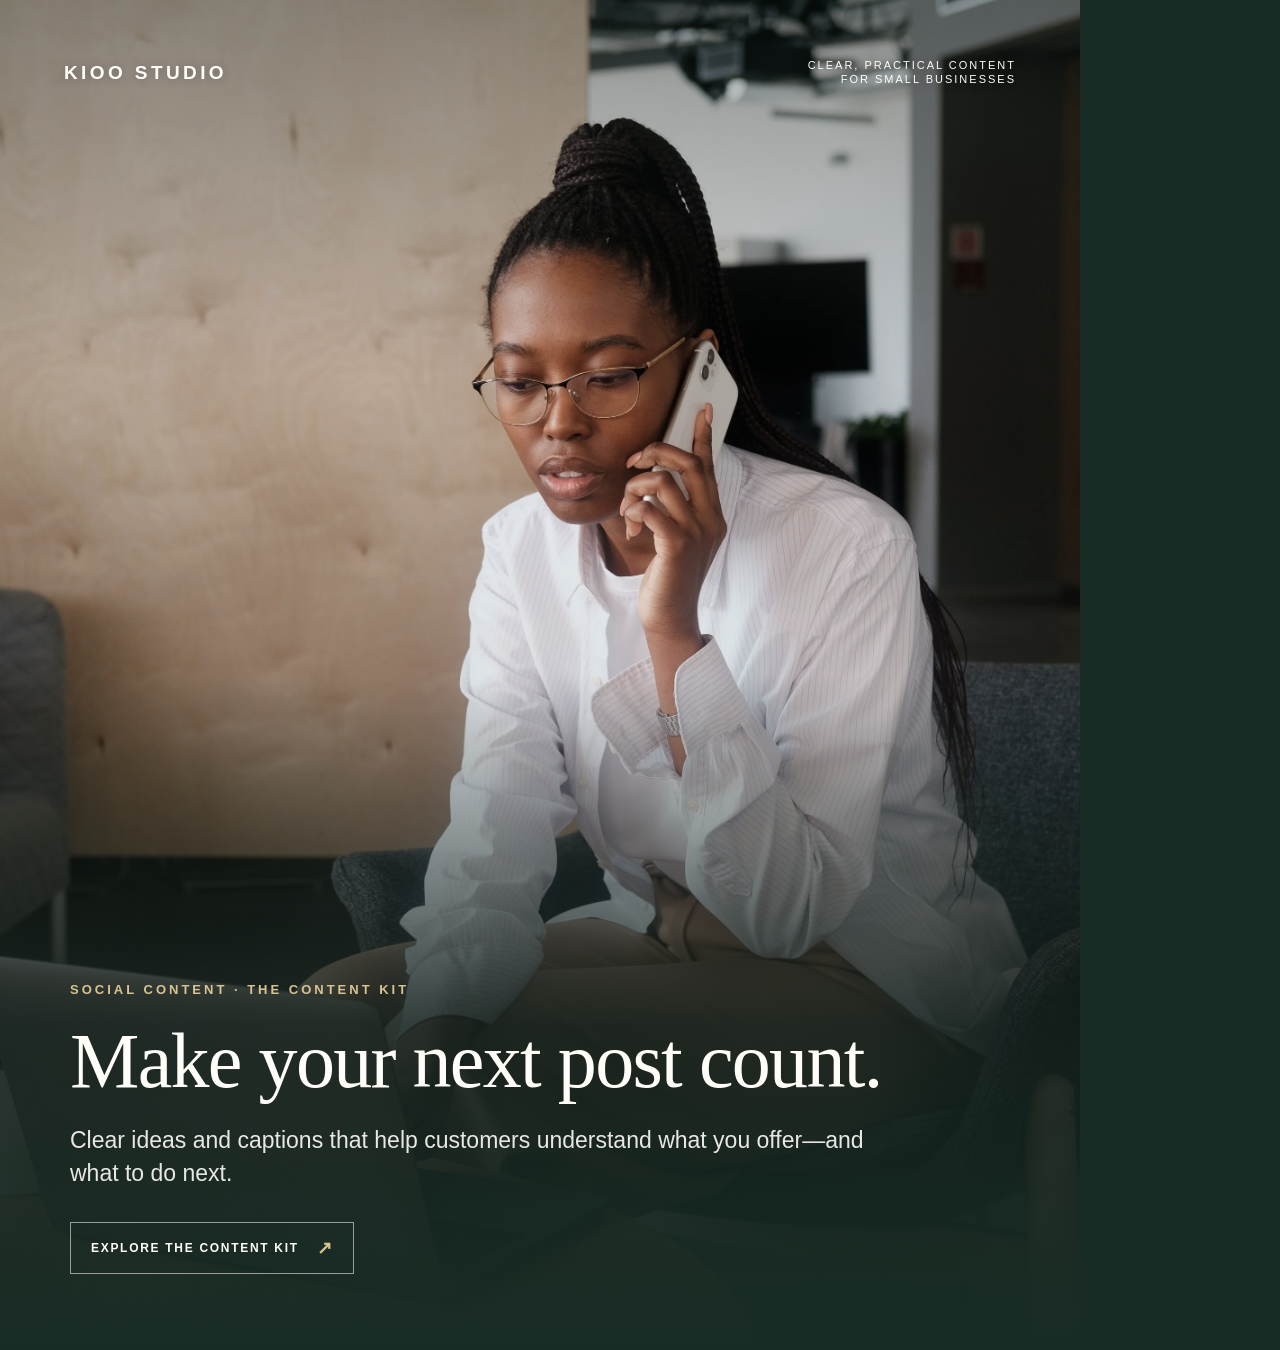
<file: assets/social-posts/kioo-content-kit-post.html>
<!doctype html>
<html lang="en">
<head>
<meta charset="utf-8">
<meta name="viewport" content="width=device-width, initial-scale=1">
<title>Kioo Studio — Social Content post</title>
<style>
* { box-sizing: border-box; }
@page { size: 1080px 1350px; margin: 0; }
html, body { margin: 0; width: 1080px; height: 1350px; }
body { font-family: Arial, Helvetica, sans-serif; color: #fffdf8; background: #182c25; }
.post { width: 1080px; height: 1350px; position: relative; overflow: hidden; background: #182c25; }
.photo { position: absolute; inset: 0; width: 100%; height: 100%; object-fit: cover; object-position: center 43%; }
.shade { position: absolute; inset: 0; background: linear-gradient(180deg, rgba(17,31,27,.36) 0%, rgba(17,31,27,.06) 28%, rgba(17,31,27,.10) 50%, rgba(17,31,27,.86) 76%, #182c25 100%); }
.topline { position: absolute; top: 58px; left: 64px; right: 64px; display: flex; justify-content: space-between; align-items: center; text-shadow: 0 1px 8px rgba(0,0,0,.25); }
.brand { font-size: 19px; line-height: 1; font-weight: 700; letter-spacing: 3.4px; }
.location { font-size: 11px; line-height: 1.3; letter-spacing: 2px; text-transform: uppercase; text-align: right; }
.copy { position: absolute; left: 70px; right: 70px; bottom: 76px; }
.eyebrow { margin: 0 0 24px; color: #d8c492; font-size: 13px; line-height: 1.2; font-weight: 700; letter-spacing: 3px; text-transform: uppercase; }
h1 { max-width: 900px; margin: 0; color: #fffdf8; font-family: Georgia, 'Times New Roman', serif; font-size: 78px; line-height: 1.02; font-weight: 400; letter-spacing: -1.7px; }
.description { max-width: 820px; margin: 23px 0 0; color: rgba(255,253,248,.90); font-size: 23px; line-height: 1.46; }
.cta { display: inline-flex; align-items: center; gap: 18px; margin-top: 31px; padding: 16px 20px; border: 1px solid rgba(255,253,248,.55); color: #fffdf8; font-size: 12px; line-height: 1; font-weight: 700; letter-spacing: 1.7px; }
.cta span { color: #d8c492; font-size: 18px; }
</style>
</head>
<body>
<main class="post" aria-label="Kioo Studio social media post promoting The Content Kit">
  <img class="photo" src="source/phone-call.webp" alt="Businesswoman talking on a phone while using a laptop">
  <div class="shade" aria-hidden="true"></div>
  <header class="topline"><span class="brand">KIOO STUDIO</span><span class="location">Clear, practical content<br>for small businesses</span></header>
  <section class="copy">
    <p class="eyebrow">SOCIAL CONTENT · THE CONTENT KIT</p>
    <h1>Make your next post count.</h1>
    <p class="description">Clear ideas and captions that help customers understand what you offer—and what to do next.</p>
    <div class="cta">EXPLORE THE CONTENT KIT <span>↗</span></div>
  </section>
</main>
</body>
</html>
</file>
<file: styles.css>
:root{--ink:#20221d;--muted:#56594f;--paper:#f6f2e9;--white:#fffdf8;--green:#dce9d5;--lilac:#e7dff0;--orange:#9f482a;--line:rgba(32,34,29,.16);--serif:"Cormorant Garamond",Georgia,"Times New Roman",serif;--sans:"DM Sans",Arial,sans-serif;--display:"Manrope","DM Sans",sans-serif}*{box-sizing:border-box}html{scroll-behavior:smooth;scroll-padding-top:90px}body{margin:0;background:var(--paper);color:var(--ink);font-family:var(--sans);font-size:15px;line-height:1.65;-webkit-font-smoothing:antialiased}a{color:inherit;text-decoration:none}button,input,select,textarea{font:inherit}.announcement{background:var(--ink);color:#f8f4eb;text-align:center;padding:8px 16px;font-size:10px;letter-spacing:.12em;text-transform:uppercase}.announcement span{color:#c6d9b9;margin:0 9px}.site-header{height:82px;display:flex;align-items:center;justify-content:space-between;padding:0 max(6vw,24px);border-bottom:1px solid var(--line);position:sticky;top:0;background:rgba(246,242,233,.94);backdrop-filter:blur(14px);z-index:20}.brand{display:inline-flex;align-items:center;gap:10px;font-family:var(--display);font-weight:800;font-size:15px;letter-spacing:.11em}.brand-mark{width:33px;height:33px;display:grid;place-items:center;background:var(--orange);color:white;border-radius:50%;font-family:var(--serif);font-size:21px;font-weight:400;letter-spacing:0}.brand-light{font-weight:500;letter-spacing:.06em;color:#626458}.nav{display:flex;align-items:center;gap:34px;font-size:12px;font-weight:600}.nav>a:not(.nav-cta){color:#55584f}.nav>a:hover,.text-link:hover{color:var(--orange)}.nav-cta{background:var(--ink);color:white;padding:12px 17px;border-radius:2px}.nav-cta span{margin-left:14px;color:#d6e6cb}.menu-toggle{display:none;background:none;border:0}.section-wrap{width:min(1160px,88%);margin-inline:auto}.hero{min-height:610px;padding-top:82px;padding-bottom:76px;display:grid;grid-template-columns:1.02fr .98fr;align-items:center;gap:45px}.eyebrow{font-size:10px;letter-spacing:.16em;font-weight:700;margin:0 0 22px}.eyebrow-dot{display:inline-block;width:7px;height:7px;background:var(--orange);border-radius:50%;margin-right:9px}.hero h1,.section-heading h2,.process-heading h2,.pricing-intro h2,.contact-copy h2{font-family:var(--display);font-size:clamp(44px,5.5vw,74px);letter-spacing:-.065em;line-height:1.04;font-weight:600;margin:0}.hero h1 em,.section-heading h2 em,.process-heading h2 em,.pricing-intro h2 em,.contact-copy h2 em{font-family:var(--serif);font-weight:400;letter-spacing:-.05em;color:#647d5b}.hero-intro{max-width:440px;font-size:16px;color:var(--muted);line-height:1.8;margin:27px 0 30px}.hero-actions{display:flex;align-items:center;gap:25px;flex-wrap:wrap}.button{border:0;display:inline-flex;justify-content:center;align-items:center;gap:28px;padding:15px 20px;font-size:12px;font-weight:700;cursor:pointer;transition:transform .2s,background .2s}.button:hover{transform:translateY(-2px)}.button-dark{background:var(--ink);color:white}.button-dark span{color:#d6e6cb;font-size:17px}.button-light{background:var(--paper);color:var(--ink);margin-top:20px}.text-link{font-size:12px;font-weight:700}.text-link span{margin-left:8px}.hero-proof{display:flex;align-items:center;gap:13px;margin-top:54px}.avatar-stack{display:flex;padding-left:3px}.avatar-stack span{width:29px;height:29px;margin-left:-3px;border-radius:50%;display:grid;place-items:center;font-size:8px;font-weight:700;border:2px solid var(--paper);background:#d6e3cb}.avatar-stack span:nth-child(2){background:#ead1c2}.avatar-stack span:nth-child(3){background:#d9d1e7}.hero-proof p{margin:0;font-size:11px;line-height:1.5}.hero-proof small{font-size:10px;color:var(--muted)}.hero-art{height:435px;position:relative;display:grid;place-items:center;isolation:isolate}.hero-art:before{content:"";position:absolute;width:350px;height:350px;border-radius:50%;background:#e5e8d7;z-index:-2;right:8%;top:7%}.art-orbit{position:absolute;border:1px solid rgba(80,99,72,.25);border-radius:50%;transform:rotate(-25deg)}.orbit-one{width:440px;height:235px}.orbit-two{width:410px;height:310px;transform:rotate(42deg)}.launch-card{position:relative;width:min(310px,76%);background:var(--white);padding:23px 25px 17px;box-shadow:0 20px 60px #5b60421a;transform:rotate(-3deg);z-index:2}.launch-top,.launch-bottom{display:flex;justify-content:space-between;align-items:center}.tiny-label,.launch-bottom{font-size:7px;font-weight:700;letter-spacing:.12em}.status-pill{font-size:7px;letter-spacing:.08em;color:#617b54}.status-pill i{display:inline-block;width:5px;height:5px;background:#8aa579;border-radius:50%;margin-right:4px}.launch-monogram{font-family:var(--display);font-weight:800;font-size:48px;line-height:.93;letter-spacing:-.08em;margin:29px 0 22px}.launch-monogram em{font-family:var(--serif);font-weight:400;color:#6e8765}.launch-monogram>span{color:var(--orange)}.launch-rule{height:1px;background:var(--line);margin-bottom:12px}.check-row{display:flex;align-items:center;gap:10px;padding:7px 0;font-size:10px;border-bottom:1px solid #efede5}.check-row b{margin-left:auto;font-size:8px;color:#626458;font-weight:500}.check{display:grid;place-items:center;background:#e3ecdc;color:#57734d;width:17px;height:17px;border-radius:50%;font-size:10px}.check.pending{background:#f6e5d9;color:#b15e3d}.launch-bottom{border-top:1px solid var(--line);margin-top:16px;padding-top:13px;color:#626458;font-size:6px}.art-note{position:absolute;display:flex;align-items:center;gap:9px;background:var(--white);padding:12px 15px;box-shadow:0 9px 25px #20221d0b;z-index:3;font-size:10px;line-height:1.5}.note-top{top:43px;right:0;transform:rotate(4deg)}.note-icon{font-size:22px;color:var(--orange)}.note-bottom{bottom:36px;left:1%;transform:rotate(-5deg)}.sparkle{font-size:23px;color:#7b936d}.note-bottom strong{font-size:11px}.note-bottom span:not(.sparkle){color:var(--muted)}.art-number{position:absolute;right:0;bottom:7px;font-size:8px;letter-spacing:.13em;color:#626458}.ticker{overflow:hidden;background:#e8e1d3;border-block:1px solid #ded7c9;padding:16px 0;white-space:nowrap}.ticker div{width:max-content;font-family:var(--display);font-size:10px;font-weight:800;letter-spacing:.18em;animation:slide 38s linear infinite}.ticker span{color:var(--orange);margin:0 24px}@keyframes slide{to{transform:translateX(-25%)}}.intro-section{padding-top:104px;padding-bottom:40px;display:flex;justify-content:space-between;align-items:end;gap:45px}.section-heading h2,.pricing-intro h2,.contact-copy h2{font-size:clamp(39px,4.4vw,58px)}.section-heading .eyebrow{color:#626458}.section-side{max-width:325px;color:var(--muted);font-size:13px;line-height:1.9;margin:0 0 5px}.services-grid{display:grid;grid-template-columns:repeat(3,1fr);gap:15px;padding-bottom:115px}.service-card{padding:23px 23px 25px;min-width:0}.service-cream{background:#e9e3d6}.service-lilac{background:var(--lilac)}.service-green{background:var(--green)}.service-top{display:flex;justify-content:space-between;align-items:center}.service-index{font-size:8px;letter-spacing:.13em;font-weight:700}.service-symbol{font-size:21px}.service-visual{height:190px;display:grid;place-items:center;position:relative;margin:15px 0 20px;overflow:hidden}.identity-visual{background:#ded7c7}.identity-stamp{font-family:var(--display);font-size:33px;line-height:.91;font-weight:800;letter-spacing:-.07em;transform:rotate(-7deg);z-index:1}.identity-stamp em{font-family:var(--serif);font-weight:400;color:#7d8e6d}.identity-stamp span{color:var(--orange)}.mini-swatches{position:absolute;right:13px;bottom:12px;display:flex}.mini-swatches i{width:19px;height:19px;border-radius:50%;border:2px solid #ded7c7;margin-left:-4px;background:#d46d4b}.mini-swatches i:nth-child(2){background:#8b9d7b}.mini-swatches i:nth-child(3){background:#e9cfa9}.mini-swatches i:nth-child(4){background:#292a25}.content-visual{background:#d5c9e4}.post{position:absolute;width:136px;height:158px;padding:13px;box-shadow:0 9px 15px #31274020}.post-back{background:#9f482a;color:#fff7ec;left:13%;top:23px;transform:rotate(-9deg);font-size:9px;letter-spacing:.1em}.post-back strong{display:block;font-family:var(--display);font-size:29px;line-height:.92;letter-spacing:-.07em;margin-top:13px}.post-front{background:#f9f4e9;right:12%;top:17px;transform:rotate(7deg);display:flex;flex-direction:column;justify-content:space-between}.post-kicker{font-size:6px;letter-spacing:.08em}.post-front strong{font-family:var(--serif);font-weight:400;font-size:19px;line-height:1.1}.post-footer{display:flex;justify-content:space-between;font-size:6px;font-weight:700;letter-spacing:.07em}.post-footer span{color:var(--orange)}.web-visual{background:#d3dfca}.browser-card{width:83%;background:#fffdf8;box-shadow:0 9px 15px #29362518;transform:rotate(3deg)}.browser-dots{height:23px;border-bottom:1px solid #ecece4;display:flex;align-items:center;gap:4px;padding:0 8px}.browser-dots i{width:5px;height:5px;border-radius:50%;background:#e1a28a}.browser-dots i:nth-child(2){background:#d8c88b}.browser-dots i:nth-child(3){background:#a9c29b}.browser-dots span{font-size:6px;color:#626458;margin-left:7px}.browser-content{padding:16px 18px 20px}.browser-label{font-size:6px;letter-spacing:.13em}.browser-content strong{display:block;font-family:var(--display);font-size:32px;line-height:.95;letter-spacing:-.07em;margin:7px 0}.browser-content strong span{color:var(--orange)}.browser-line{height:2px;width:37px;background:#819873;margin:13px 0}.browser-button{font-size:6px;letter-spacing:.09em;font-weight:700;background:#24261f;color:white;padding:7px 9px;display:inline-block}.service-card h3{font-family:var(--display);font-size:22px;letter-spacing:-.04em;margin:0 0 7px}.service-card>p{font-size:12px;color:#565950;line-height:1.8;min-height:65px;margin:0 0 13px}.service-card ul{list-style:none;padding:0;margin:0 0 23px}.service-card li{font-size:10px;padding:7px 0;border-bottom:1px solid #20221d1c}.service-card li:before{content:"↗";font-size:10px;margin-right:8px;color:#6c805f}.service-link{font-size:11px;font-weight:700;display:flex;justify-content:space-between;border-top:1px solid #20221d42;padding-top:13px}.service-link span{font-size:15px}.process-section{background:var(--ink);color:var(--paper);padding:100px 0 105px}.process-inner{display:grid;grid-template-columns:.9fr 1.1fr;gap:12%}.process-heading .eyebrow{color:#b8c9aa}.process-heading h2{font-size:clamp(38px,4.5vw,57px)}.process-heading h2 em{color:#b8c9aa}.process-heading>p:not(.eyebrow){font-size:13px;color:#c1c2b9;line-height:1.9;max-width:340px;margin:23px 0}.process-steps{padding-top:13px}.process-steps article{display:grid;grid-template-columns:42px 1fr 25px;gap:17px;padding:24px 0;border-bottom:1px solid #ffffff27}.step-number{font-size:10px;color:#b8c9aa;padding-top:4px}.process-steps h3{font-family:var(--display);font-size:18px;letter-spacing:-.03em;margin:0 0 5px}.process-steps p{font-size:12px;color:#bfc0b6;line-height:1.8;margin:0;max-width:360px}.step-mark{font-size:19px;color:#b8c9aa}.pricing-section{padding-top:110px;padding-bottom:115px;display:grid;grid-template-columns:.65fr 1.35fr;gap:8%}.pricing-intro .eyebrow{color:#626458}.pricing-intro>p:last-child{font-size:12px;color:var(--muted);line-height:1.9;max-width:280px;margin-top:22px}.price-list{padding-top:4px}.price-row{display:grid;grid-template-columns:1.15fr 1fr auto 28px;align-items:center;gap:16px;padding:24px 15px;border-bottom:1px solid var(--line);transition:background .2s}.price-row:first-child{border-top:1px solid var(--line)}.price-row:hover{background:#ffffff4f}.featured-price{background:#e5e8d9}.price-name{display:flex;align-items:flex-start;gap:13px}.price-name>span{font-size:9px;color:#626458;padding-top:6px}.price-name h3{font-family:var(--display);font-size:16px;letter-spacing:-.03em;margin:0}.price-name p{font-size:10px;color:var(--muted);margin:5px 0 0;line-height:1.5}.price-includes{font-size:10px;color:#676a60;line-height:1.7}.price-amount{text-align:right;white-space:nowrap}.price-amount small{display:block;font-size:7px;letter-spacing:.12em;color:#626458}.price-amount strong{font-family:var(--display);font-size:16px;letter-spacing:-.04em}.price-arrow{font-size:19px}.price-note{font-size:10px;color:#626458;line-height:1.8;margin:15px 0 0}.values-strip{background:#e8e1d3;padding:32px 0}.values-inner{display:grid;grid-template-columns:repeat(3,1fr);gap:30px}.values-inner>div{display:grid;grid-template-columns:25px 1fr;column-gap:9px;align-items:center}.values-inner>div>span{grid-row:span 2;font-size:19px;color:var(--orange)}.values-inner strong{font-size:12px}.values-inner p{font-size:10px;color:var(--muted);margin:1px 0 0}.contact-section{padding-top:112px;padding-bottom:120px;display:grid;grid-template-columns:.85fr 1.15fr;gap:13%}.contact-copy .eyebrow{color:#626458}.contact-copy h2{font-size:clamp(38px,4.5vw,58px)}.contact-copy>p:not(.eyebrow){font-size:13px;color:var(--muted);line-height:1.9;max-width:340px;margin:23px 0}.contact-footnote{display:flex;gap:10px;align-items:center;font-size:10px;color:#65685d;margin-top:35px}.contact-footnote span{font-size:20px;color:var(--orange)}.contact-form{background:#fffdf8;padding:30px 31px;box-shadow:0 12px 40px #33301b08}.contact-form label{display:block;font-size:10px;font-weight:700;margin:0 0 7px}.contact-form label:not(:first-child){margin-top:17px}.contact-form label span{font-weight:400;color:#626458}.contact-form input,.contact-form select,.contact-form textarea{display:block;width:100%;border:1px solid #e5e2d9;background:#fffefa;border-radius:0;padding:12px 12px;color:var(--ink);font-size:12px;outline:none}.contact-form input:focus,.contact-form select:focus,.contact-form textarea:focus{border-color:#819873;box-shadow:0 0 0 2px #81987322}.contact-form textarea{resize:vertical}.form-submit{width:100%;margin-top:20px;justify-content:space-between}.form-hint,.form-status{font-size:9px;color:#626458;line-height:1.7;margin:10px 0 0}.form-status{color:#4e7044}.enquiry-output{margin-top:22px;padding-top:20px;border-top:1px solid var(--line)}.enquiry-output[hidden]{display:none}.enquiry-actions{display:flex;flex-wrap:wrap;gap:10px;margin-top:12px}.enquiry-actions .button{gap:12px;padding:12px 14px;font-size:11px}.button-outline{background:transparent;border:1px solid var(--line);color:var(--ink)}.site-footer{background:var(--ink);color:var(--paper);padding:34px 0 20px}.footer-main{display:flex;align-items:center;gap:28px;padding-bottom:30px}.footer-brand .brand-light{color:#c4c5bb}.footer-main>p{font-family:var(--serif);font-style:italic;color:#c9c9bf;font-size:14px;margin:0}.back-top{font-size:8px;letter-spacing:.12em;margin-left:auto}.footer-bottom{border-top:1px solid #ffffff2b;padding-top:18px;display:flex;justify-content:space-between;gap:20px;font-size:9px;color:#aeb0a5}.menu-toggle span{display:block;width:22px;height:1px;background:var(--ink);margin:6px}@media(min-width:1300px){.hero{min-height:650px}.hero-art{height:480px}}@media(max-width:900px){.hero{gap:20px;padding-top:60px}.hero-art{transform:scale(.93);transform-origin:center}.hero h1{font-size:clamp(43px,6vw,62px)}.nav{gap:18px}.services-grid{gap:10px}.service-card{padding:18px}.service-visual{height:165px}.post{width:120px;height:145px}.post-front{right:6%}.post-back{left:6%}.process-inner{gap:7%}.pricing-section{gap:4%}.price-row{grid-template-columns:1.1fr .8fr auto 20px;gap:10px}.price-includes{font-size:9px}}@media(max-width:680px){.announcement{font-size:8px}.site-header{height:69px;padding:0 6%}.menu-toggle{display:block;padding:7px}.nav{display:none;position:absolute;top:68px;left:0;right:0;background:var(--paper);padding:20px 6% 24px;border-bottom:1px solid var(--line);align-items:stretch;gap:0;flex-direction:column}.nav.open{display:flex}.nav>a{padding:13px 0}.nav .nav-cta{padding:13px 15px;margin-top:8px}.section-wrap{width:88%}.hero{grid-template-columns:1fr;padding-top:57px;padding-bottom:48px;gap:8px}.hero h1{font-size:clamp(47px,12vw,66px)}.hero-intro{font-size:14px;max-width:400px;margin:20px 0 24px}.hero-proof{margin-top:30px}.hero-art{height:360px;transform:none;margin-top:7px}.hero-art:before{width:280px;height:280px;right:9%;top:8%}.orbit-one{width:330px;height:190px}.orbit-two{width:315px;height:255px}.launch-card{width:260px;padding:19px 21px 14px}.launch-monogram{font-size:42px;margin:23px 0 18px}.note-top{top:13px;right:0}.note-bottom{bottom:20px;left:0}.art-number{bottom:0}.intro-section{padding-top:69px;display:block}.section-heading h2,.pricing-intro h2,.contact-copy h2{font-size:clamp(39px,9vw,52px)}.section-side{margin-top:22px;font-size:12px}.services-grid{grid-template-columns:1fr;padding-bottom:75px;gap:13px}.service-card{padding:23px}.service-visual{height:205px}.service-card>p{min-height:0}.service-card h3{font-size:24px}.service-card li{font-size:11px}.process-section{padding:72px 0}.process-inner{grid-template-columns:1fr;gap:36px}.process-heading h2{font-size:clamp(39px,9vw,52px)}.process-steps article{grid-template-columns:28px 1fr 20px;gap:12px}.pricing-section{padding-top:74px;padding-bottom:75px;grid-template-columns:1fr;gap:30px}.pricing-intro>p:last-child{max-width:400px}.price-row{grid-template-columns:1fr auto 20px;gap:10px;padding:20px 7px}.price-includes{grid-column:1 / 2;grid-row:2;font-size:10px;padding-left:24px}.price-amount{grid-column:2;grid-row:1 / 3}.price-arrow{grid-column:3;grid-row:1 / 3}.price-name h3{font-size:15px}.price-name p{max-width:200px}.price-amount strong{font-size:14px}.values-inner{grid-template-columns:1fr;gap:20px}.values-strip{padding:27px 0}.contact-section{padding-top:76px;padding-bottom:78px;grid-template-columns:1fr;gap:32px}.contact-copy h2{font-size:clamp(39px,9vw,52px)}.contact-form{padding:23px 20px}.footer-main{align-items:flex-start;flex-wrap:wrap;gap:14px}.footer-main>p{width:100%;order:3;font-size:13px}.back-top{margin-left:auto;padding-top:8px}.footer-bottom{flex-direction:column;gap:7px}.ticker div{font-size:9px}}@media(prefers-reduced-motion:reduce){*,*::before,*::after{scroll-behavior:auto!important;animation-duration:.01ms!important;animation-iteration-count:1!important;transition-duration:.01ms!important}}

/* Accessibility refinements */
:where(a, button, input, select, textarea):focus-visible {
  outline: 3px solid var(--orange);
  outline-offset: 3px;
}
::selection {
  color: var(--white);
  background: var(--ink);
}
@media (prefers-reduced-motion: reduce) {
  html { scroll-behavior: auto; }
  *, *::before, *::after {
    animation-duration: 0.01ms !important;
    animation-iteration-count: 1 !important;
    scroll-behavior: auto !important;
    transition-duration: 0.01ms !important;
  }
}


/* Clear answers before the first conversation */
.faq-section{padding:0 0 110px;display:grid;grid-template-columns:.72fr 1.28fr;gap:10%}
.faq-heading .eyebrow{color:#626458}
.faq-heading h2{font-family:var(--display);font-size:clamp(39px,4.4vw,58px);letter-spacing:-.065em;line-height:1.04;font-weight:600;margin:0}
.faq-heading h2 em{font-family:var(--serif);font-weight:400;letter-spacing:-.05em;color:#647d5b}
.faq-heading>p:last-child{font-size:12px;color:var(--muted);line-height:1.9;max-width:270px;margin-top:22px}
.faq-list{border-top:1px solid var(--line)}
.faq-list details{border-bottom:1px solid var(--line);padding:0 2px}
.faq-list summary{list-style:none;display:flex;justify-content:space-between;gap:20px;align-items:center;cursor:pointer;padding:20px 0;font-family:var(--display);font-size:14px;font-weight:700;letter-spacing:-.02em}
.faq-list summary::-webkit-details-marker{display:none}
.faq-list summary span{font-size:21px;color:#748768;font-weight:400;transition:transform .2s}
.faq-list details[open] summary span{transform:rotate(45deg)}
.faq-list details p{font-size:12px;color:var(--muted);line-height:1.9;margin:0;padding:0 32px 20px 0;max-width:560px}
@media(max-width:680px){.faq-section{padding-bottom:76px;grid-template-columns:1fr;gap:24px}.faq-heading>p:last-child{max-width:400px}.faq-list summary{font-size:13px;padding:17px 0}}


/* Illustrative work directions */
.work-section{background:#eee9df;padding:88px 0 96px}
.work-heading{display:flex;justify-content:space-between;align-items:end;gap:45px}
.work-heading h2{font-family:var(--display);font-size:clamp(39px,4.4vw,58px);letter-spacing:-.065em;line-height:1.04;font-weight:600;margin:0}
.work-heading h2 em{font-family:var(--serif);font-weight:400;letter-spacing:-.05em;color:#647d5b}
.work-heading>p{max-width:335px;color:var(--muted);font-size:12px;line-height:1.9;margin:0 0 5px}
.concept-note{display:flex;align-items:center;gap:9px;font-size:8px;letter-spacing:.13em;font-weight:700;color:#626458;margin:35px 0 15px}
.concept-note span{font-size:17px;color:var(--orange)}
.concept-grid{display:grid;grid-template-columns:repeat(3,minmax(0,1fr));gap:16px}
.concept-card{min-width:0}
.concept-art{height:290px;position:relative;overflow:hidden;isolation:isolate}
.concept-bloom .concept-art{background:#e4d6d8}
.concept-table .concept-art{background:#e8d8b9}
.concept-market .concept-art{background:#d8e2d1}
.concept-mini{position:absolute;z-index:3;left:20px;top:25px;width:calc(100% - 40px);height:calc(100% - 50px);padding:19px 17px;display:flex;flex-direction:column;align-items:flex-start;justify-content:center;background:#f8f3e9eF;box-shadow:0 12px 30px #27241d12}
.concept-mini>span{font-size:6px;letter-spacing:.15em;font-weight:700;color:#626458}
.concept-mini strong{font-family:var(--display);font-size:clamp(28px,3vw,39px);line-height:.97;letter-spacing:-.075em;margin:16px 0 20px}
.concept-mini strong em{font-family:var(--serif);font-weight:400;color:#718363}
.concept-mini i{font-style:normal;font-size:6px;letter-spacing:.12em;font-weight:700;border-top:1px solid #292a252e;padding-top:11px;width:100%}
.concept-number{position:absolute;right:13px;bottom:10px;font-size:7px;letter-spacing:.13em;z-index:4;color:#303128}
.bloom-orbit{position:absolute;width:190px;height:190px;border:1px solid #b68b94;border-radius:50%;right:-30px;top:-35px}
.bloom-stem{position:absolute;width:2px;height:300px;background:#849477;left:62%;top:20px;transform:rotate(24deg)}
.bloom-flower{position:absolute;font-size:190px;color:#c68d99;right:-20px;bottom:-58px;transform:rotate(-15deg)}
.concept-table .concept-mini{background:#fbf4e5}
.table-sun{position:absolute;width:220px;height:220px;border-radius:50%;background:#d98d58;right:-65px;top:-45px}
.table-plate{position:absolute;width:240px;height:240px;border:16px solid #f4e8d1;border-radius:50%;right:-10px;bottom:-100px;box-shadow:0 0 0 1px #bd946c}
.table-leaf{position:absolute;z-index:1;width:45px;height:95px;border-radius:100% 0 100% 0;background:#718b62}
.leaf-one{right:18px;top:78px;transform:rotate(38deg)}
.leaf-two{right:62px;top:106px;transform:rotate(-32deg);background:#9ba87b}
.concept-market .concept-mini{background:#f8f5e9}
.market-frame{position:absolute;right:-8px;bottom:-22px;width:190px;height:225px;border:1px solid #93a38a;transform:rotate(8deg)}
.market-sun{position:absolute;width:125px;height:125px;border-radius:50%;background:#d7aa78;right:15px;top:15px}
.market-bag{position:absolute;right:34px;top:72px;width:90px;height:110px;display:grid;place-items:center;background:#7b8d6c;color:#f8f3e9;font-family:var(--serif);font-size:40px;box-shadow:0 12px 24px #313b2a21}
.market-tag{position:absolute;right:5px;top:132px;background:#f8f3e9;padding:9px 12px;font-size:7px;line-height:1.5;letter-spacing:.1em;font-weight:700;transform:rotate(-8deg)}
.concept-caption{display:flex;justify-content:space-between;align-items:flex-start;gap:12px;padding:16px 2px 0}
.concept-caption h3{font-family:var(--display);font-size:16px;letter-spacing:-.035em;margin:0 0 3px}
.concept-caption p{font-size:10px;color:var(--muted);margin:0}
.concept-caption>span{font-size:7px;letter-spacing:.06em;color:#68745e;text-align:right;padding-top:5px;white-space:nowrap}
@media(max-width:900px){.concept-art{height:245px}.concept-mini{left:14px;top:20px;width:calc(100% - 28px);height:calc(100% - 40px);padding:14px}.concept-mini strong{font-size:clamp(26px,3.4vw,34px)}.concept-caption{display:block}.concept-caption>span{display:block;text-align:left;margin-top:7px}.work-heading{gap:25px}}
@media(max-width:680px){.work-section{padding:70px 0 76px}.work-heading{display:block}.work-heading>p{margin-top:20px;max-width:420px}.concept-grid{grid-template-columns:1fr;gap:25px}.concept-art{height:320px}.concept-mini{left:25px;top:25px;width:calc(100% - 50px);height:calc(100% - 50px);padding:23px}.concept-mini strong{font-size:clamp(34px,9vw,45px)}.concept-caption{display:flex}.concept-caption>span{text-align:right;margin-top:0}.bloom-flower{font-size:230px;right:-18px}.table-sun{width:260px;height:260px}.market-frame{width:210px;height:250px}}


/* Final polish: skip navigation, clearer form feedback, and robust touch targets */
.skip-link{position:fixed;top:10px;left:10px;z-index:1000;padding:12px 16px;background:var(--ink);color:var(--white);transform:translateY(-160%);transition:transform .18s ease}
.skip-link:focus{transform:translateY(0)}
.character-count{font-size:10px;color:var(--muted);text-align:right;margin:5px 0 0}
.contact-form input,.contact-form select,.contact-form textarea{min-height:46px}
.contact-form textarea{min-height:105px}
.contact-form label{display:block;margin-top:17px}
.contact-form label:first-child{margin-top:0}
.form-status:empty{display:none}
.form-status:not(:empty){padding:10px 12px;background:#e4eadf;border-left:3px solid #718b62;color:#263b22}
.enquiry-actions .button{min-height:44px}
.nav a:focus-visible,.service-link:focus-visible,.price-arrow:focus-visible{outline-offset:4px}
@media(hover:hover){.service-card,.concept-card,.price-row{transition:transform .22s ease,box-shadow .22s ease}.service-card:hover{transform:translateY(-3px)}.concept-card:hover .concept-art{box-shadow:0 14px 34px #27241d12}.price-row:hover{background:#fffdf84d}}
@media(max-width:680px){.skip-link{font-size:13px}.contact-form input,.contact-form select,.contact-form textarea{font-size:16px}.enquiry-actions{display:grid;grid-template-columns:1fr}.enquiry-actions .button{width:100%;justify-content:center}.concept-caption h3{font-size:17px}}
@media(prefers-reduced-motion:reduce){.skip-link,.service-card,.concept-card,.price-row{transition:none}}


/* Kioo Studio — elevated editorial system */
:root{
  --ink:#172a24;
  --muted:#56594f;
  --paper:#f5f2e9;
  --white:#fffdf7;
  --green:#d9e8d5;
  --lilac:#e9e1d4;
  --orange:#9f482a;
  --line:rgba(23,42,36,.16);
  --serif:"Cormorant Garamond",Georgia,"Times New Roman",serif;
  --sans:"DM Sans",Arial,sans-serif;
  --display:"Manrope","DM Sans",sans-serif;
}
html{scroll-padding-top:104px}
body{background:var(--paper);color:var(--ink);letter-spacing:-.008em}
::selection{background:#d8e8d1;color:#172a24}
.announcement{background:#172a24;color:#f8f5eb;letter-spacing:.13em;font-size:9px;text-transform:uppercase}
.site-header{background:rgba(245,242,233,.94);backdrop-filter:blur(16px);border-bottom:1px solid rgba(23,42,36,.09)}
.brand{letter-spacing:.07em}
.brand-mark{background:#172a24;color:#f5f2e9;border-radius:50%}
.nav a{transition:color .2s ease,opacity .2s ease}
.nav a:hover{color:var(--orange)}
.nav .nav-cta{background:#172a24;color:#fffdf7;padding:12px 17px;border-radius:2px}
.nav .nav-cta:hover{background:#9f482a;color:#fffdf7}
.hero{
  position:relative;isolation:isolate;overflow:hidden;
  margin-top:30px;margin-bottom:72px;
  padding:clamp(32px,6vw,78px);
  background:#172a24;color:#f8f5eb;border-radius:5px;
  box-shadow:0 28px 65px rgba(23,42,36,.12);
}
.hero:before{content:"";position:absolute;z-index:-1;width:520px;height:520px;border:1px solid rgba(244,240,224,.11);border-radius:50%;right:-170px;top:-230px}
.hero:after{content:"";position:absolute;z-index:-1;width:360px;height:360px;border:1px solid rgba(244,240,224,.1);border-radius:50%;right:-90px;top:-150px}
.hero .eyebrow{color:#c5d7bf;letter-spacing:.17em;font-size:10px}
.hero .eyebrow-dot{background:#d4a16f;box-shadow:0 0 0 5px rgba(212,161,111,.12)}
.hero h1{font-size:clamp(42px,5.6vw,78px);line-height:.99;letter-spacing:-.065em;max-width:720px}
.hero h1 em{color:#d9e8d5;font-weight:500}
.hero-intro{color:rgba(248,245,235,.76);max-width:460px;font-size:clamp(15px,1.4vw,18px);line-height:1.8}
.hero .button-dark{background:#d9e8d5;color:#172a24;border:1px solid #d9e8d5}
.hero .button-dark:hover{background:#fffdf7;border-color:#fffdf7}
.hero .text-link{color:#f8f5eb}
.hero .text-link:after{background:rgba(248,245,235,.4)}
.hero-proof{border-top-color:rgba(248,245,235,.18)}
.hero-proof strong{color:#f8f5eb}
.hero-proof small{color:rgba(248,245,235,.65)}
.avatar-stack span{background:#d9e8d5;color:#172a24;border-color:#172a24}
.avatar-stack span:nth-child(2){background:#d5b18b}
.avatar-stack span:nth-child(3){background:#e9e1d4}
.hero-art{background:radial-gradient(ellipse at 48% 40%,rgba(198,106,72,.2),transparent 48%)}
.launch-card{background:#f5f0e5;color:#172a24;box-shadow:0 28px 70px rgba(0,0,0,.23);transform:rotate(1.5deg);border-radius:3px}
.launch-monogram{font-size:clamp(42px,5vw,68px);line-height:.84;letter-spacing:-.07em}
.launch-monogram em{color:#b96443}
.status-pill{background:#dce8d7;color:#2b4a36}
.art-note{background:#f5f0e5;color:#172a24;box-shadow:0 12px 30px rgba(0,0,0,.12);border:1px solid rgba(23,42,36,.08)}
.note-icon,.sparkle{color:#b96443}
.art-number{color:rgba(248,245,235,.6)}
.ticker{background:#d9e8d5;color:#172a24;border-color:rgba(23,42,36,.08)}
.ticker span{color:#b96443}
.section-heading h2,.work-heading h2,.process-heading h2,.pricing-intro h2,.faq-heading h2,.contact-copy h2{letter-spacing:-.055em;line-height:1.02}
.eyebrow{letter-spacing:.16em;font-size:10px}
.service-card{background:rgba(255,253,247,.72);border:1px solid rgba(23,42,36,.12);border-radius:4px;padding:clamp(22px,3vw,34px)}
.service-card h3{letter-spacing:-.035em}
.service-card p{line-height:1.8}
.service-card .service-number{color:#b96443}
.work-section{background:#ebe7dc}
.concept-card{border:1px solid rgba(23,42,36,.1);border-radius:4px;overflow:hidden;background:#f8f5ec}
.concept-art{border-radius:0}
.concept-caption{padding:20px}
.process-section{background:#172a24;color:#f8f5eb}
.process-heading .eyebrow{color:#c5d7bf}
.process-heading h2 em{color:#d9e8d5}
.process-heading>p:not(.eyebrow){color:rgba(248,245,235,.7)}
.process-steps article{border-top-color:rgba(248,245,235,.2)}
.process-steps h3{color:#f8f5eb}
.process-steps p{color:rgba(248,245,235,.68)}
.step-number,.step-mark{color:#d9e8d5}
.button-light{background:#d9e8d5;color:#172a24;border-color:#d9e8d5}
.button-light:hover{background:#fffdf7}
.pricing-section{padding-top:clamp(70px,9vw,120px);padding-bottom:clamp(70px,9vw,120px)}
.price-row{border-top-color:rgba(23,42,36,.18);padding:22px 14px}
.price-row:last-child{border-bottom-color:rgba(23,42,36,.18)}
.price-row .price{color:#b96443}
.price-row.featured{background:#e3eadc;border:1px solid rgba(23,42,36,.12);border-radius:4px;padding:22px 18px}
.values-strip{background:#e6e4d8}
.values-inner>div{padding:18px 0}
.values-inner strong{letter-spacing:-.025em}
.faq-list details{border-top-color:rgba(23,42,36,.16)}
.faq-list summary{font-weight:600}
.contact-section{padding-top:clamp(70px,9vw,115px);padding-bottom:clamp(70px,9vw,115px);gap:clamp(35px,7vw,100px)}
.contact-copy h2 em{color:#b96443}
.contact-form{background:#fffdf7;border:1px solid rgba(23,42,36,.12);border-radius:4px;padding:clamp(22px,4vw,40px);box-shadow:0 18px 50px rgba(23,42,36,.05)}
.contact-form input,.contact-form select,.contact-form textarea{border:1px solid rgba(23,42,36,.18);border-radius:2px;background:#fffefa;transition:border-color .18s ease,box-shadow .18s ease}
.contact-form input:focus,.contact-form select:focus,.contact-form textarea:focus{outline:none;border-color:#526f5a;box-shadow:0 0 0 3px rgba(82,111,90,.13)}
.form-submit{min-height:52px;letter-spacing:.01em}
.form-hint{line-height:1.7}
.site-footer{background:#172a24;color:#f8f5eb}
.site-footer .brand-light,.site-footer .footer-bottom,.site-footer .back-top{color:rgba(248,245,235,.65)}
.site-footer .brand-mark{background:#d9e8d5;color:#172a24}
.site-footer a:hover{color:#d9e8d5}
.site-footer .footer-bottom{border-top-color:rgba(248,245,235,.18)}
.button,.nav-cta{transition:transform .2s ease,background .2s ease,color .2s ease,border-color .2s ease}
.button:hover{transform:translateY(-2px)}
a:focus-visible,button:focus-visible,summary:focus-visible{outline:2px solid #b96443;outline-offset:4px}
@media(min-width:1200px){.hero{min-height:610px}.hero-copy{max-width:600px}.hero-art{min-height:470px}}
@media(max-width:900px){.hero{margin-top:20px;margin-bottom:56px;padding:clamp(26px,5vw,44px)}}
@media(max-width:680px){
  .hero{border-radius:3px;margin-top:12px;margin-bottom:46px;padding:28px 22px 24px}
  .hero h1{font-size:clamp(40px,11vw,57px)}
  .hero-proof{margin-top:30px}
  .launch-card{transform:rotate(0deg)}
  .contact-form{padding:22px 18px}
  .site-header{backdrop-filter:none}
}
@media(prefers-reduced-motion:reduce){html{scroll-behavior:auto}.button,.nav a{transition:none}.button:hover{transform:none}}


/* Keep the package we recommend visually distinct using its actual class. */
.price-row.featured-price{background:#e3eadc;border:1px solid rgba(23,42,36,.12);border-radius:4px;padding:22px 18px}
.price-row.featured-price .price-amount strong{color:#9b5035}


/* Accessible anti-spam honeypot: visually hidden from people, still present in the form. */
.form-trap{position:absolute!important;width:1px!important;height:1px!important;padding:0!important;margin:-1px!important;overflow:hidden!important;clip:rect(0,0,0,0)!important;white-space:nowrap!important;border:0!important}
.form-submit:disabled{opacity:.7;cursor:wait;transform:none}


/* Premium header refresh — editorial, calm, and easy to navigate */
html{scroll-padding-top:112px}
.announcement{padding:9px 16px;background:#172a24;color:#f8f5eb;font-size:9px;letter-spacing:.15em}
.announcement span{color:#d9e8d5}
.site-header{
  min-height:88px;height:auto;padding:13px max(6vw,24px);
  gap:28px;background:rgba(245,242,233,.96);
  border-bottom:1px solid rgba(23,42,36,.11);
  box-shadow:0 8px 28px rgba(23,42,36,.035);
}
.brand{gap:12px;flex-shrink:0;letter-spacing:0}
.brand-mark{
  width:44px;height:44px;border-radius:15px 15px 15px 4px;
  background:#172a24;color:#d9e8d5;font-size:27px;
  box-shadow:inset 0 0 0 1px rgba(217,232,213,.18);
}
.brand-lockup{display:flex;flex-direction:column;gap:1px}
.brand-name{font-size:15px;line-height:1.25;letter-spacing:.12em}
.brand-light{color:#71806f;font-weight:600}
.brand-tagline{font-size:9px;line-height:1.4;letter-spacing:.035em;color:#69736a;font-weight:500}
.nav{gap:clamp(17px,2.4vw,34px);font-size:12px}
.nav>a:not(.nav-cta){position:relative;padding:10px 0;color:#4d5b52}
.nav>a:not(.nav-cta)::after{
  content:"";position:absolute;left:0;right:100%;bottom:3px;height:1px;
  background:#bd6b4b;transition:right .22s ease;
}
.nav>a:not(.nav-cta):hover::after,.nav>a:not(.nav-cta):focus-visible::after{right:0}
.nav .nav-cta{
  display:inline-flex;align-items:center;justify-content:center;gap:18px;
  min-height:46px;padding:0 18px;border:1px solid #172a24;border-radius:3px;
  background:#172a24;color:#fffdf7;white-space:nowrap;
  box-shadow:0 5px 14px rgba(23,42,36,.09);
}
.nav .nav-cta span{margin:0;color:#d9e8d5;font-size:16px;transition:transform .2s ease}
.nav .nav-cta:hover{background:#bd6b4b;border-color:#bd6b4b;color:#fffdf7}
.nav .nav-cta:hover span{transform:translate(2px,-2px)}
.menu-toggle{width:44px;height:44px;border:1px solid rgba(23,42,36,.16);border-radius:3px;cursor:pointer}
.menu-toggle span{width:20px;height:1.5px;background:#172a24;transition:transform .2s ease,opacity .2s ease}
.menu-toggle[aria-expanded="true"] span:first-child{transform:translateY(3.75px) rotate(45deg)}
.menu-toggle[aria-expanded="true"] span:last-child{transform:translateY(-3.75px) rotate(-45deg)}
@media(max-width:900px){
  .site-header{min-height:80px;padding-inline:5%}
  .nav{gap:15px}
  .nav .nav-cta{padding-inline:13px;gap:10px}
}
@media(max-width:680px){
  html{scroll-padding-top:86px}
  .announcement{padding:8px 10px;font-size:8px;letter-spacing:.09em}
  .site-header{height:76px;min-height:76px;padding:0 5.5%;gap:12px}
  .brand{gap:10px}
  .brand-mark{width:39px;height:39px;border-radius:13px 13px 13px 4px;font-size:24px}
  .brand-name{font-size:14px}
  .brand-tagline{font-size:8px}
  .menu-toggle{display:block;flex:0 0 44px;background:#fffdf7}
  .nav{top:75px;left:0;right:0;padding:12px 5.5% 22px;gap:0;background:rgba(245,242,233,.99);box-shadow:0 18px 30px rgba(23,42,36,.09)}
  .nav>a:not(.nav-cta){padding:13px 2px;border-bottom:1px solid rgba(23,42,36,.09)}
  .nav>a:not(.nav-cta)::after{display:none}
  .nav .nav-cta{margin-top:14px;min-height:48px;padding:0 16px;justify-content:space-between}
}
@media(prefers-reduced-motion:reduce){
  .nav>a:not(.nav-cta)::after,.nav .nav-cta span,.menu-toggle span{transition:none}
}


/* Dedicated pages and full studio footer */
.inner-hero{position:relative;padding-top:clamp(68px,9vw,120px);padding-bottom:clamp(60px,8vw,100px);border-bottom:1px solid var(--line)}
.inner-hero .eyebrow{color:#78816e}
.inner-hero h1{max-width:900px;margin:0;font-family:var(--display);font-size:clamp(46px,7.2vw,88px);font-weight:600;line-height:.98;letter-spacing:-.075em}
.inner-hero h1 em,.page-note-band h2 em,.about-story h2 em{font-family:var(--serif);font-weight:400;letter-spacing:-.055em;color:#819873}
.inner-lead{max-width:640px;color:var(--muted);font-size:clamp(14px,1.5vw,17px);line-height:1.9;margin:26px 0 28px}
.page-index{position:absolute;right:0;bottom:28px;font-size:8px;letter-spacing:.15em;color:#626458}
.page-card-grid{display:grid;grid-template-columns:repeat(3,minmax(0,1fr));gap:16px;padding-top:58px;padding-bottom:95px}
.page-service-card{padding:26px;min-width:0}
.page-service-card .page-card-symbol{display:grid;place-items:center;width:56px;height:56px;margin:35px 0 25px;border:1px solid #20221d24;border-radius:50%;font-family:var(--serif);font-size:30px}
.page-service-card h2{font-family:var(--display);font-size:27px;letter-spacing:-.05em;margin:0 0 12px}
.page-service-card p,.page-service-card li{font-size:12px;line-height:1.9;color:#565950}
.page-service-card ul{list-style:none;padding:0;margin:22px 0 25px}
.page-service-card li{padding:8px 0;border-bottom:1px solid #20221d20}
.page-service-card li:before{content:"↗";margin-right:9px;color:#718567}
.page-note-band{padding:75px 0 82px;background:#172a24;color:#f8f5eb}
.page-note-band .eyebrow{color:#c5d5bb}
.page-note-band h2{font-family:var(--display);font-size:clamp(34px,5vw,57px);line-height:1.04;letter-spacing:-.065em;margin:0 0 18px}
.page-note-band h2 em{color:#c7d7bd}
.page-note-band .section-wrap>p:not(.eyebrow){max-width:590px;color:#c9cec4;font-size:13px;line-height:1.9}
.page-note-band .button{margin-top:15px}
.page-concept-grid{padding-top:12px;padding-bottom:90px;gap:18px}
.page-concept-grid .concept-caption h2{font-family:var(--display);font-size:18px;letter-spacing:-.04em;margin:0}
.about-story{padding-top:88px;padding-bottom:95px;display:grid;grid-template-columns:.8fr 1.2fr;gap:clamp(35px,9vw,120px);align-items:center}
.about-stamp{min-height:365px;padding:30px;background:#e5e8d9;display:flex;flex-direction:column;justify-content:space-between;transform:rotate(-2deg)}
.about-stamp>span,.about-stamp>i{font-size:8px;letter-spacing:.15em;font-style:normal;font-weight:700}
.about-stamp strong{font-family:var(--display);font-size:clamp(40px,5vw,65px);line-height:.9;letter-spacing:-.08em}
.about-stamp strong em{font-family:var(--serif);font-weight:400;color:#6e8765}
.about-story h2{font-family:var(--display);font-size:clamp(35px,4vw,52px);line-height:1.05;letter-spacing:-.065em;margin:0 0 22px}
.about-story>div:last-child>p:not(.eyebrow){font-size:13px;color:var(--muted);line-height:1.95}
.package-page{padding-top:10px;padding-bottom:90px}
.package-detail{display:grid;grid-template-columns:38px minmax(0,1fr) minmax(155px,.45fr);gap:22px;padding:35px 22px;border-bottom:1px solid var(--line);align-items:start}
.package-detail:first-child{border-top:1px solid var(--line)}
.package-highlight{background:#e5e8d9}
.package-count{font-size:10px;color:#7b8173;padding-top:4px}
.package-detail .eyebrow{font-size:8px;color:#7a806f;margin:0 0 8px}
.package-detail h2{font-family:var(--display);font-size:clamp(23px,3vw,31px);letter-spacing:-.05em;margin:0 0 8px}
.package-detail p:not(.eyebrow){max-width:560px;font-size:12px;color:var(--muted);line-height:1.8;margin:0}
.package-detail ul{display:flex;flex-wrap:wrap;gap:7px 22px;list-style:none;padding:0;margin:18px 0 0}
.package-detail li{font-size:10px;color:#596052}
.package-detail li:before{content:"✓";color:#6c805f;margin-right:7px}
.package-cost{display:flex;flex-direction:column;align-items:flex-start;gap:7px}
.package-cost small{font-size:8px;letter-spacing:.12em;color:#626458}
.package-cost strong{font-family:var(--display);font-size:clamp(19px,2.3vw,25px);letter-spacing:-.05em;white-space:nowrap}
.package-cost .button{margin-top:8px;padding:12px 14px;gap:12px;font-size:10px;white-space:nowrap}
.package-disclaimer{font-size:10px;color:#626458;line-height:1.9;margin:22px 0 0}
.contact-page-hero{padding-bottom:75px}
.contact-page-layout{padding-top:70px}
.contact-direct{display:grid;gap:10px;margin-top:28px}
.contact-direct a{display:flex;flex-direction:column;gap:3px;padding:14px 0;border-bottom:1px solid var(--line)}
.contact-direct a span{font-size:9px;color:#626458;text-transform:uppercase;letter-spacing:.13em}
.contact-direct a strong{font-size:12px;font-weight:600}
.site-footer{padding:0;color:#f8f5eb;background:#172a24}
.footer-top{display:grid;grid-template-columns:minmax(230px,1.5fr) minmax(120px,.65fr) minmax(120px,.65fr);gap:45px;align-items:start;padding-top:55px;padding-bottom:43px}
.footer-brand-column{display:flex;flex-direction:column;align-items:flex-start}
.footer-brand .brand-mark{width:42px;height:42px;border-radius:14px 14px 14px 4px;background:#d9e8d5;color:#172a24;font-size:25px}
.footer-brand .brand-name{font-size:15px;color:#fffdf7}
.footer-brand .brand-light{color:#c7d6c0}
.footer-brand .brand-tagline{font-size:9px;color:#aeb9ab;letter-spacing:.03em}
.footer-promise{font-family:var(--serif);font-size:19px;line-height:1.35;color:#e2e3d9;max-width:270px;margin:24px 0 18px}
.footer-email,.footer-whatsapp{font-size:10px;color:#c8d0c3;margin-top:9px;overflow-wrap:anywhere}
.footer-email span,.footer-whatsapp span{color:#d9e8d5;margin-left:5px}
.footer-links-group{display:flex;flex-direction:column;gap:12px}
.footer-links-group h2{font-family:var(--display);font-size:11px;letter-spacing:.12em;text-transform:uppercase;color:#e4e9df;margin:6px 0 8px}
.footer-links-group a{font-size:11px;color:#bfc8b9;width:fit-content;transition:color .18s ease}
.footer-links-group a:hover,.footer-email:hover,.footer-whatsapp:hover{color:#d9e8d5;text-decoration:underline;text-underline-offset:4px}
.footer-top>.back-top{justify-self:end;align-self:start;grid-column:3;grid-row:1;margin-top:175px;color:#c7d6c0}
.footer-bottom{border-top:1px solid rgba(248,245,235,.18);padding-top:17px;padding-bottom:20px;display:flex;justify-content:space-between;gap:18px;font-size:9px;color:#aeb9ab}
.footer-bottom a{color:#c7d6c0}
@media(max-width:900px){
 .footer-top{grid-template-columns:1.3fr 1fr 1fr;gap:25px}
 .footer-top>.back-top{margin-top:190px}
 .package-detail{grid-template-columns:28px minmax(0,1fr) 155px;gap:15px}
}
@media(max-width:680px){
 .inner-hero{padding-top:64px;padding-bottom:76px}
 .inner-hero h1{font-size:clamp(44px,12vw,65px)}
 .page-index{left:0;right:auto;bottom:23px}
 .page-card-grid{grid-template-columns:1fr;padding-top:28px;padding-bottom:65px;gap:12px}
 .page-service-card{padding:23px}
 .page-service-card .page-card-symbol{margin:25px 0 18px}
 .page-concept-grid{padding-top:0;padding-bottom:65px}
 .about-story{grid-template-columns:1fr;gap:38px;padding-top:55px;padding-bottom:65px}
 .about-stamp{min-height:290px;max-width:430px}
 .package-page{padding-top:0;padding-bottom:65px}
 .package-detail{grid-template-columns:24px minmax(0,1fr);gap:12px;padding:26px 12px}
 .package-cost{grid-column:2;display:grid;grid-template-columns:1fr;gap:5px;margin-top:12px}
 .package-cost .button{width:fit-content}
 .contact-page-layout{padding-top:42px}
 .footer-top{grid-template-columns:1fr 1fr;gap:30px 20px;padding-top:39px;padding-bottom:32px}
 .footer-brand-column{grid-column:1/-1}
 .footer-top>.back-top{grid-column:2;grid-row:3;margin-top:0;justify-self:start;align-self:center}
 .footer-bottom{flex-direction:column;gap:8px;padding-top:15px;padding-bottom:18px}
 .page-note-band{padding:57px 0 63px}
}
@media(prefers-reduced-motion:reduce){.footer-links-group a{transition:none}}

@media(max-width:800px){
 .site-header{height:78px;padding-inline:5%}
 .menu-toggle{display:block;flex:0 0 44px;background:#fffdf8;border:1px solid rgba(23,42,36,.16);border-radius:3px;cursor:pointer}
 .nav{display:none;position:absolute;top:77px;left:0;right:0;padding:14px 5% 22px;background:rgba(246,242,233,.99);border-bottom:1px solid var(--line);box-shadow:0 18px 30px rgba(23,42,36,.09);align-items:stretch;gap:0;flex-direction:column}
 .nav.open{display:flex}
 .nav>a:not(.nav-cta){padding:13px 2px;border-bottom:1px solid rgba(23,42,36,.09)}
 .nav .nav-cta{margin-top:14px;min-height:48px;padding:0 16px;justify-content:space-between}
}
@media(max-width:680px){.site-header{height:76px;min-height:76px}.nav{top:75px}}


/* Final accessibility and mobile usability polish */
:focus-visible {
  outline: 3px solid var(--orange);
  outline-offset: 4px;
  border-radius: 2px;
}
button, input, select, textarea { accent-color: #647d5b; }
button:disabled { cursor: wait; opacity: .72; }
input, select, textarea { max-width: 100%; }
textarea { resize: vertical; }
::selection { background: #dce9d5; color: #20221d; }
@media (hover: hover) {
  .nav-cta, .button-dark { transition: background-color .2s ease, transform .2s ease; }
  .nav-cta:hover, .button-dark:hover { background: #354b3d; }
}
@media (prefers-reduced-motion: reduce) {
  *, *::before, *::after {
    scroll-behavior: auto !important;
    animation-duration: .01ms !important;
    animation-iteration-count: 1 !important;
    transition-duration: .01ms !important;
  }
}
@media (max-width: 680px) {
  .menu-toggle { min-width: 44px; min-height: 44px; }
  .nav a { min-height: 44px; }
  .contact-form input, .contact-form select, .contact-form textarea {
    min-height: 46px;
    font-size: 16px;
  }
  .contact-form textarea { min-height: 120px; }
  .hero-actions .button, .package-cost .button { min-height: 46px; }
}


/* Package-page process: make scope and pricing expectations easy to scan. */
.package-process{display:grid;grid-template-columns:minmax(220px,.8fr) minmax(0,1.2fr);gap:clamp(30px,7vw,90px);padding-top:68px;padding-bottom:78px;border-top:1px solid var(--line)}
.package-process-heading .eyebrow{color:#78816e}
.package-process-heading h2{font-family:var(--display);font-size:clamp(30px,4vw,46px);line-height:1.03;letter-spacing:-.06em;margin:0 0 15px}
.package-process-heading>p:last-child{max-width:340px;font-size:12px;line-height:1.9;color:var(--muted)}
.package-process-steps{list-style:none;margin:0;padding:0}
.package-process-steps li{display:grid;grid-template-columns:34px minmax(0,1fr);gap:14px;padding:18px 0;border-top:1px solid var(--line)}
.package-process-steps li>span{font-size:10px;color:#9b5035;padding-top:3px}
.package-process-steps h3{font-family:var(--display);font-size:17px;letter-spacing:-.035em;margin:0 0 5px}
.package-process-steps p{font-size:11px;line-height:1.8;color:var(--muted);margin:0;max-width:520px}
@media(max-width:680px){.package-process{grid-template-columns:1fr;gap:22px;padding-top:48px;padding-bottom:55px}.package-process-steps li{padding:16px 0}}


/* Premium UX polish: clearer interaction states, page hierarchy and touch targets. */
:where(a, button, input, select, textarea, summary) {
  -webkit-tap-highlight-color: transparent;
}
:where(section[id], main[id]) {
  scroll-margin-top: 104px;
}
.nav a[aria-current="page"]:not(.nav-cta) {
  color: var(--ink);
  text-decoration: underline;
  text-decoration-color: var(--orange);
  text-decoration-thickness: 2px;
  text-underline-offset: 7px;
}
.nav .nav-cta[aria-current="page"] {
  box-shadow: inset 0 0 0 2px #d6e6cb;
}
:where(.service-card, .page-service-card, .concept-card, .price-row, .page-concept-card) {
  transition: box-shadow .22s ease, transform .22s ease;
}
@media (hover: hover) and (prefers-reduced-motion: no-preference) {
  .service-card:hover, .page-service-card:hover, .concept-card:hover {
    transform: translateY(-4px);
    box-shadow: 0 18px 38px rgba(32, 34, 29, .08);
  }
  .price-row:hover {
    background: rgba(255, 253, 248, .62);
  }
  .service-link:hover, .footer-links-group a:hover, .footer-email:hover, .footer-whatsapp:hover {
    text-decoration: underline;
    text-decoration-color: var(--orange);
    text-underline-offset: 4px;
  }
}
:where(.button, .nav-cta, .service-link, .price-arrow, .footer-whatsapp) {
  touch-action: manipulation;
}
.button:focus-visible, .nav-cta:focus-visible, .service-link:focus-visible,
.price-arrow:focus-visible, .footer-whatsapp:focus-visible {
  outline-offset: 5px;
}
.contact-form input:focus-visible, .contact-form select:focus-visible,
.contact-form textarea:focus-visible {
  border-color: #647d5b;
  box-shadow: 0 0 0 3px rgba(100, 125, 91, .15);
}
.contact-form .form-hint a {
  text-decoration: underline;
  text-underline-offset: 3px;
}
.skip-link {
  position: fixed;
  z-index: 100;
  top: 10px;
  left: 10px;
  padding: 11px 16px;
  background: var(--ink);
  color: #fffdf8;
  transform: translateY(-160%);
  transition: transform .18s ease;
}
.skip-link:focus {
  transform: translateY(0);
}
:where(.service-card, .page-service-card, .concept-card, .price-row) {
  min-width: 0;
}
@media (max-width: 800px) {
  .site-header {
    box-shadow: 0 5px 18px rgba(32, 34, 29, .035);
  }
  .nav {
    max-height: calc(100dvh - 76px);
    overflow-y: auto;
  }
}
@media (max-width: 680px) {
  .hero {
    padding-top: 54px;
    padding-bottom: 52px;
    gap: 18px;
  }
  .hero-intro {
    font-size: 15px;
  }
  .hero-proof {
    margin-top: 34px;
  }
  .intro-section {
    padding-top: 70px;
    gap: 20px;
  }
  .services-grid {
    padding-bottom: 70px;
  }
  .contact-form {
    min-width: 0;
  }
  .form-submit {
    width: 100%;
  }
}
@media (prefers-reduced-motion: reduce) {
  .skip-link {
    transition: none;
  }
}


/* Conversion helper: discreet direct-contact action that yields to the enquiry form. */
.floating-whatsapp {
  position: fixed;
  z-index: 45;
  right: max(18px, env(safe-area-inset-right));
  bottom: max(18px, env(safe-area-inset-bottom));
  display: inline-flex;
  align-items: center;
  justify-content: center;
  gap: 10px;
  min-height: 48px;
  padding: 13px 18px;
  border: 1px solid rgba(255, 255, 255, .22);
  border-radius: 999px;
  background: #173c31;
  color: #fffdf8;
  box-shadow: 0 8px 26px rgba(23, 60, 49, .22);
  font-size: 13px;
  font-weight: 700;
  letter-spacing: .01em;
  text-decoration: none;
  transition: transform .2s ease, box-shadow .2s ease, background .2s ease;
}
.floating-whatsapp:hover {
  background: #214d3f;
  box-shadow: 0 12px 30px rgba(23, 60, 49, .28);
  transform: translateY(-2px);
}
.floating-whatsapp:focus-visible {
  outline: 3px solid #d5a16b;
  outline-offset: 4px;
}
.floating-whatsapp span[aria-hidden="true"] {
  font-size: 16px;
  line-height: 1;
}
.floating-whatsapp[hidden] {
  display: none;
}
@media (max-width: 680px) {
  .floating-whatsapp {
    right: max(12px, env(safe-area-inset-right));
    bottom: max(12px, env(safe-area-inset-bottom));
    min-height: 46px;
    padding: 12px 15px;
    box-shadow: 0 6px 22px rgba(23, 60, 49, .2);
  }
}
@media (prefers-reduced-motion: reduce) {
  .floating-whatsapp {
    transition: none;
  }
}

/* Distinguish enquiry progress, success and failure for sighted and screen-reader users. */
.form-status.is-pending{background:#f1ead8;border-left-color:#a27b35;color:#5d471c}.form-status.is-success{background:#e4eadf;border-left-color:#718b62;color:#263b22}.form-status.is-error{background:#f7e4df;border-left-color:#b94c37;color:#782d20}


/* Honest portfolio walkthrough: illustrative only, with no fabricated client outcomes. */
.project-walkthrough{padding-top:78px;padding-bottom:84px;border-top:1px solid var(--line)}
.walkthrough-heading{max-width:700px;margin-bottom:34px}
.walkthrough-heading h2{font-family:var(--display);font-size:clamp(34px,5vw,56px);line-height:1.04;letter-spacing:-.065em;margin:0 0 16px}
.walkthrough-heading h2 em{font-family:var(--serif);font-weight:400;color:#819873}
.walkthrough-heading>p:last-child{max-width:650px;font-size:13px;line-height:1.9;color:var(--muted)}
.walkthrough-grid{display:grid;grid-template-columns:repeat(2,minmax(0,1fr));border-top:1px solid var(--line);border-left:1px solid var(--line)}
.walkthrough-grid article{padding:25px 26px;border-right:1px solid var(--line);border-bottom:1px solid var(--line);min-width:0}
.walkthrough-label{font-size:9px;letter-spacing:.12em;font-weight:700;color:#8a684f}
.walkthrough-grid h3{font-family:var(--display);font-size:21px;line-height:1.2;letter-spacing:-.04em;margin:16px 0 10px}
.walkthrough-grid p,.walkthrough-grid li{font-size:12px;line-height:1.9;color:var(--muted)}
.walkthrough-grid ul{padding-left:18px;margin:10px 0 0}
.walkthrough-permission{max-width:700px;font-size:12px;line-height:1.9;color:var(--muted);margin:25px 0}
@media(max-width:680px){.project-walkthrough{padding-top:55px;padding-bottom:60px}.walkthrough-grid{grid-template-columns:1fr}.walkthrough-grid article{padding:22px 18px}}

/* Consistent quote CTA and always-visible mobile enquiry path. */
.mobile-header-cta{display:none}
@media(max-width:800px){
  .site-header{gap:12px}
  .mobile-header-cta{display:inline-flex;align-items:center;justify-content:center;gap:8px;min-height:44px;padding:0 12px;background:#172a24;color:#fffdf7;border:1px solid #172a24;border-radius:3px;font-size:11px;font-weight:700;white-space:nowrap;flex:0 0 auto}
  .mobile-header-cta span{color:#d9e8d5;font-size:15px}
  .nav .nav-cta{display:none}
  .brand{min-width:0}
  .menu-toggle{margin-left:auto}
}
@media(max-width:380px){
  .site-header{padding-inline:12px;gap:6px}
  .brand{gap:7px}
  .brand-mark{width:34px;height:34px;font-size:21px}
  .brand-name{font-size:12px;letter-spacing:.08em}
  .brand-tagline{display:none}
  .mobile-header-cta{padding-inline:9px;font-size:10px;gap:5px;min-height:42px}
  .menu-toggle{flex-basis:42px;width:42px;height:42px}
}


/* Homepage package links: visible labels, clear targets, and mobile-friendly tap areas. */
.price-row .price-arrow{
  display:inline-flex;
  align-items:center;
  justify-content:flex-end;
  gap:8px;
  min-height:44px;
  min-width:44px;
  color:var(--ink);
}
.price-arrow-label{
  font-size:10px;
  line-height:1.4;
  font-weight:700;
  text-align:right;
  white-space:nowrap;
}
.price-row .price-arrow>span[aria-hidden="true"]{
  color:var(--orange);
  font-size:18px;
  flex:0 0 auto;
}
.price-row .price-arrow:hover .price-arrow-label{
  text-decoration:underline;
  text-underline-offset:3px;
}
@media(max-width:900px){
  .price-row{grid-template-columns:minmax(0,1fr) auto minmax(145px,auto);gap:12px}
  .price-includes{grid-column:1;grid-row:2}
  .price-amount{grid-column:2;grid-row:1 / 3}
  .price-row .price-arrow{grid-column:3;grid-row:1 / 3}
}
@media(max-width:680px){
  .price-row{grid-template-columns:minmax(0,1fr) auto;gap:8px 12px;padding:20px 8px}
  .price-name{grid-column:1;grid-row:1}
  .price-amount{grid-column:2;grid-row:1}
  .price-includes{grid-column:1 / -1;grid-row:2;padding-left:24px}
  .price-row .price-arrow{grid-column:1 / -1;grid-row:3;justify-content:space-between;margin-left:24px;padding:0 4px;border-top:1px solid var(--line)}
  .price-arrow-label{text-align:left;font-size:11px}
}
@media(max-width:360px){
  .price-arrow-label{white-space:normal}
}


/* Footer refinement: balanced three-column navigation and a unified bottom utility row. */
.footer-top{
  grid-template-columns:minmax(0,1.45fr) minmax(150px,.8fr) minmax(150px,.8fr);
  gap:clamp(28px,5vw,72px);
  padding-top:52px;
  padding-bottom:42px;
}
.footer-top>.back-top{display:none}
.footer-promise{font-size:20px;max-width:290px}
.footer-email,.footer-whatsapp{font-size:12px;line-height:1.6}
.footer-links-group{gap:5px}
.footer-links-group h2{font-size:12px;margin:4px 0 9px}
.footer-links-group a{
  display:flex;
  align-items:center;
  min-height:40px;
  padding:6px 0;
  font-size:13px;
  line-height:1.45;
}
.footer-bottom{
  display:grid;
  grid-template-columns:auto minmax(180px,1fr) auto auto;
  align-items:center;
  gap:18px 28px;
  padding-top:17px;
  padding-bottom:19px;
  font-size:11px;
  line-height:1.5;
}
.footer-bottom .back-top{
  display:inline-flex;
  align-items:center;
  justify-content:flex-end;
  min-height:44px;
  padding:8px 0 8px 10px;
  color:#d9e8d5;
  font-size:11px;
  font-weight:700;
  letter-spacing:.04em;
  white-space:nowrap;
}
.footer-bottom a{min-height:40px;display:inline-flex;align-items:center}
.footer-bottom .back-top:hover{text-decoration:underline;text-underline-offset:4px}
@media(max-width:900px){
  .footer-top{grid-template-columns:minmax(0,1.3fr) minmax(0,1fr) minmax(0,1fr);gap:24px}
  .footer-bottom{grid-template-columns:auto 1fr auto;gap:12px 18px}
  .footer-bottom .back-top{grid-column:3;grid-row:1}
}
@media(max-width:680px){
  .footer-top{grid-template-columns:repeat(2,minmax(0,1fr));gap:26px 22px;padding-top:38px;padding-bottom:30px}
  .footer-brand-column{grid-column:1/-1}
  .footer-promise{font-size:19px;margin:19px 0 14px}
  .footer-email,.footer-whatsapp{font-size:12px}
  .footer-links-group{gap:4px}
  .footer-links-group h2{font-size:11px;margin-bottom:5px}
  .footer-links-group a{font-size:13px;min-height:42px}
  .footer-bottom{grid-template-columns:1fr;gap:5px;padding-top:13px;padding-bottom:18px}
  .footer-bottom .back-top{grid-column:auto;grid-row:auto;justify-content:flex-start;padding-left:0;margin-top:3px}
  .footer-bottom>span,.footer-bottom>a:not(.back-top){min-height:30px}
}
@media(max-width:380px){
  .footer-top{grid-template-columns:1fr;gap:22px}
  .footer-brand-column{grid-column:auto}
  .footer-links-group a{min-height:44px}
}


/* Founder profiles use supplied portraits for both co-founders. */
.founders-section{padding-top:clamp(58px,8vw,105px);padding-bottom:clamp(60px,8vw,100px)}
.founders-intro{max-width:700px;margin-bottom:34px}
.founders-intro h2{font-family:var(--serif);font-weight:500;font-size:clamp(34px,5vw,56px);line-height:1.03;letter-spacing:-.025em;margin:12px 0 18px}
.founders-intro h2 em,.founder-copy h3{font-style:normal;color:#53705a}
.founders-intro>p:last-child{max-width:640px;color:#55584f}
.founders-grid{display:grid;grid-template-columns:repeat(2,minmax(0,1fr));gap:22px}
.founder-card{display:grid;grid-template-columns:112px minmax(0,1fr);gap:20px;align-items:center;padding:22px;border:1px solid var(--line);background:rgba(255,253,248,.48);border-radius:4px}
.founder-photo-placeholder{width:112px;aspect-ratio:4/5;display:grid;place-items:center;background:linear-gradient(145deg,#e4eadc,#f0e4d8);color:#53705a;border-radius:2px}
.founder-photo-placeholder span{font-family:var(--serif);font-size:56px;line-height:1}
.founder-copy .eyebrow{font-size:10px;margin:0 0 8px}
.founder-copy h3{font-family:var(--display);font-size:18px;line-height:1.25;margin:0 0 10px;color:var(--ink);overflow-wrap:anywhere}
.founder-copy p:last-child{font-size:13px;line-height:1.65;color:#55584f;margin:0}
.founders-photo-note{font-size:12px;color:#66695f;margin:18px 0 0}
@media(max-width:900px){.founders-grid{grid-template-columns:1fr;gap:14px}.founder-card{grid-template-columns:100px minmax(0,1fr)}.founder-photo-placeholder{width:100px}}
@media(max-width:480px){.founder-card{grid-template-columns:76px minmax(0,1fr);gap:14px;padding:15px}.founder-photo-placeholder{width:76px}.founder-photo-placeholder span{font-size:42px}.founder-copy h3{font-size:16px}.founder-copy p:last-child{font-size:13px}}


/* Accessibility refinements: readable muted text and accent text on light surfaces. */
.page-index,
.inner-hero .eyebrow,
.brand:not(.footer-brand) .brand-light,
.brand:not(.footer-brand) .brand-tagline,
.contact-direct a span,
.contact-form label span,
.contact-form .form-hint,
.contact-form .form-status,
.price-name > span,
.price-amount small,
.price-note,
.package-disclaimer,
.package-count,
.package-detail .eyebrow,
.package-cost small {
  color: #626458;
}
.eyebrow,
.inner-hero .eyebrow,
.hero h1 em,
.section-heading h2 em,
.process-heading h2 em,
.pricing-intro h2 em,
.contact-copy h2 em,
.inner-hero h1 em,
.page-note-band h2 em,
.about-story h2 em,
.about-stamp strong em,
.founders-intro h2 em,
.walkthrough-heading h2 em,
.package-process-heading .eyebrow {
  color: #52694b;
}

/* Keep accent typography readable on the light editorial sections. */
.section-heading h2 em,
.pricing-intro h2 em,
.faq-heading h2 em,
.work-heading h2 em,
.identity-stamp em,
.founders-intro h2 em,
.inner-hero h1 em,
.about-story h2 em,
.about-stamp strong em,
.walkthrough-heading h2 em,
.package-process-heading h2 em {
  color: #435a3d;
}

/* Final contrast fixes for the standard inner heroes and dark homepage hero. */
.inner-hero .inner-lead { color: #42473e; }
.inner-hero .eyebrow,
.inner-hero .page-index { color: #435a3d; }
.hero-proof small { color: #e1e7db; }
.status-pill { color: #435a3d; }

/* Guided service picker and free preparation checklist */
.service-picker-section{display:grid;grid-template-columns:.85fr 1fr;gap:clamp(32px,7vw,90px);padding-top:clamp(60px,8vw,100px);padding-bottom:clamp(60px,8vw,100px);align-items:start}
.picker-intro h2,.checklist-layout h2{font-family:var(--display);font-size:clamp(34px,4.8vw,58px);line-height:1.04;letter-spacing:-.065em;margin:0 0 18px}
.picker-intro h2 em,.checklist-layout h2 em{font-family:var(--serif);font-weight:400;color:#435a3d}
.picker-intro>p:last-child,.checklist-layout>div:first-child>p:last-child{max-width:450px;color:#56594f;font-size:14px}
.service-picker{border:1px solid var(--line);background:#fffdf8;padding:clamp(20px,3vw,34px);border-radius:4px}
.service-picker fieldset{border:0;padding:0;margin:0 0 26px;min-width:0}
.service-picker legend{font-weight:800;font-size:14px;margin-bottom:14px}
.service-picker legend span{color:#9f482a;font-size:11px;letter-spacing:.12em;margin-right:8px}
.picker-option{display:flex;gap:12px;align-items:flex-start;padding:14px 12px;border:1px solid var(--line);margin-top:8px;border-radius:3px;cursor:pointer}
.picker-option:has(input:checked),.picker-budget:has(input:checked){border-color:#435a3d;background:#f0f4ec}
.picker-option input,.picker-budget input{accent-color:#435a3d;margin-top:4px;flex:0 0 auto}
.picker-option strong{display:block;font-size:13px;line-height:1.45}
.picker-option small{display:block;font-size:12px;line-height:1.5;color:#56594f;margin-top:3px}
.service-picker fieldset:nth-of-type(2){display:grid;grid-template-columns:1fr 1fr;gap:8px}
.service-picker fieldset:nth-of-type(2) legend{grid-column:1/-1}
.picker-budget{display:flex;align-items:center;gap:8px;padding:11px;border:1px solid var(--line);border-radius:3px;font-size:12px;cursor:pointer}
.picker-result{margin-top:24px;padding:22px;background:#eaf0e4;border-left:3px solid #435a3d}
.picker-result h3{font-size:23px;line-height:1.2;margin:4px 0 10px}
.picker-result>p:not(.eyebrow){font-size:13px;color:#34392f}
.picker-result .eyebrow{color:#435a3d}
.picker-disclaimer{font-size:11px!important;color:#56594f!important}
.starter-checklist-strip{background:#172a24;color:#f8f5eb;padding:clamp(55px,7vw,86px) 0}
.checklist-layout{display:grid;grid-template-columns:1fr .78fr;gap:clamp(32px,7vw,90px);align-items:center}
.checklist-layout .eyebrow{color:#c5d5bb}
.checklist-layout h2 em{color:#c7d7bd}
.checklist-layout>div:first-child>p:last-child{color:#d2d8ce}
.checklist-card{background:#fffdf8;color:#20221d;padding:clamp(22px,3vw,34px);border-radius:4px}
.checklist-card-label{font-size:10px;letter-spacing:.13em;font-weight:800;color:#435a3d}
.checklist-card h3{font-family:var(--display);font-size:24px;line-height:1.2;margin:8px 0 14px}
.checklist-card ul{padding-left:19px;color:#42473e;font-size:13px}
.checklist-card li{padding:4px 0}
.checklist-card .button-outline{display:inline-flex;margin-top:10px;border-color:#56594f;color:#20221d}
.service-picker :focus-visible,.checklist-card a:focus-visible{outline:3px solid #9f482a;outline-offset:3px}
@media(max-width:760px){.service-picker-section,.checklist-layout{grid-template-columns:1fr;gap:28px}.service-picker fieldset:nth-of-type(2){grid-template-columns:1fr 1fr}.service-picker-section{padding-top:55px;padding-bottom:55px}.checklist-layout{gap:25px}}
@media(max-width:420px){.service-picker fieldset:nth-of-type(2){grid-template-columns:1fr}.picker-option{padding:12px 10px}}
@media(prefers-reduced-motion:reduce){.service-picker-section *{scroll-behavior:auto}}

/* Preserve high contrast for accent headings on dark green panels. */
.hero h1 em,
.process-heading h2 em {
  color: #d9e8d5;
}

/* Contrast-safe accent colours on pale surfaces; dark panels keep their light overrides. */
.inner-hero h1 em,
.about-story h2 em,
.identity-stamp em,
.founders-intro h2 em,
.about-stamp strong em,
.walkthrough-heading h2 em,
.section-heading h2 em,
.pricing-intro h2 em,
.faq-heading h2 em,
.work-heading h2 em,
.picker-intro h2 em {
  color: #435a3d;
}
.contact-copy h2 em,
.service-card .service-number,
.post-footer span,
.launch-monogram em,
.check.pending {
  color: #782d20;
}
.page-note-band h2 em,
.hero h1 em,
.process-heading h2 em,
.checklist-layout h2 em {
  color: #d9e8d5;
}

/* Finish contrast fixes for small labels inside illustrative portfolio artwork. */
.concept-mini strong em { color: #435a3d; }
.walkthrough-label { color: #6e4c36; }
.check { color: #435a3d; }

/* Keep the hero CTA arrow and ticker accents readable against pale backgrounds. */
.hero .button-dark span { color: #172a24; }
.ticker span { color: #782d20; }

/* Package CTAs: size to their content, keep the arrow in-flow, and protect tap targets. */
.price-row {
  grid-template-columns: minmax(0, 1.15fr) minmax(0, 1fr) auto minmax(190px, max-content);
}
.price-row .price-arrow {
  position: static;
  inset: auto;
  width: auto;
  height: auto;
  min-width: 44px;
  min-height: 44px;
  padding: 8px 4px;
  display: inline-flex;
  flex-direction: row;
  align-items: center;
  justify-content: flex-end;
  gap: 8px;
  white-space: normal;
  font-size: 12px;
  line-height: 1.35;
}
.price-arrow-label {
  display: block;
  white-space: normal;
  text-align: right;
  overflow-wrap: anywhere;
  font-size: 11px;
}
.price-row .price-arrow > span[aria-hidden="true"] {
  position: static;
  flex: 0 0 auto;
  margin: 0;
  line-height: 1;
}
.package-cost .button {
  width: fit-content;
  max-width: 100%;
  min-width: 44px;
  min-height: 44px;
  display: inline-flex;
  flex-flow: row wrap;
  align-items: center;
  justify-content: flex-start;
  gap: 8px;
  white-space: normal;
  overflow-wrap: anywhere;
}
.package-cost .button > span {
  position: static;
  flex: 0 0 auto;
  margin: 0;
}
@media (max-width: 900px) {
  .price-row {
    grid-template-columns: minmax(0, 1fr) auto minmax(165px, max-content);
    gap: 10px;
  }
  .price-row .price-arrow {
    grid-column: 3;
    grid-row: 1 / 3;
  }
}
@media (max-width: 680px) {
  .price-row {
    grid-template-columns: minmax(0, 1fr) auto;
    gap: 8px 12px;
  }
  .price-row .price-arrow {
    grid-column: 1 / -1;
    grid-row: 3;
    justify-content: flex-start;
    margin-left: 24px;
    padding: 8px 4px;
    border-top: 1px solid var(--line);
  }
  .price-arrow-label {
    text-align: left;
  }
  .package-cost .button {
    width: fit-content;
    max-width: 100%;
    flex-wrap: wrap;
    white-space: normal;
  }
}
@media (max-width: 360px) {
  .price-row .price-arrow {
    margin-left: 0;
    gap: 6px;
  }
  .price-arrow-label {
    font-size: 10px;
  }
}


/* -------------------------------------------------------------------------
   Kioo Studio card system — consistent rhythm, robust grids and usable CTAs.
   Keep the editorial palette and existing component-specific artwork.
   ------------------------------------------------------------------------- */
:where(.services-grid, .page-card-grid, .concept-grid, .founders-grid, .walkthrough-grid) {
  align-items: stretch;
}
:where(.service-card, .page-service-card, .concept-card, .founder-card,
       .checklist-card, .picker-result, .package-detail, .walkthrough-grid > article) {
  min-width: 0;
  overflow-wrap: anywhere;
}
:where(.service-card, .page-service-card) {
  display: flex;
  flex-direction: column;
  height: 100%;
  border: 1px solid rgba(23, 42, 36, .12);
  border-radius: 4px;
  box-shadow: 0 1px 0 rgba(32, 34, 29, .025);
}
.service-card > p {
  min-height: 0;
  flex: 0 0 auto;
  margin-bottom: 16px;
  overflow-wrap: anywhere;
}
.service-card ul,
.page-service-card ul {
  margin-top: 0;
  margin-bottom: 22px;
  flex: 1 0 auto;
}
:where(.service-card .service-link, .page-service-card .service-link) {
  display: flex;
  align-items: center;
  justify-content: space-between;
  gap: 12px;
  width: 100%;
  min-width: 0;
  min-height: 44px;
  margin-top: auto;
  padding: 12px 0 2px;
  line-height: 1.45;
  white-space: normal;
  overflow-wrap: anywhere;
}
:where(.service-card .service-link span, .page-service-card .service-link span) {
  flex: 0 0 auto;
}
:where(.service-card h3, .page-service-card h2, .concept-caption h2,
       .founder-copy h3, .checklist-card h3, .picker-result h3) {
  overflow-wrap: anywhere;
  hyphens: auto;
}
:where(.service-visual, .concept-art) {
  min-width: 0;
  max-width: 100%;
}
.concept-card {
  display: flex;
  flex-direction: column;
  height: 100%;
}
.concept-art {
  flex: 0 0 auto;
  width: 100%;
}
.concept-caption {
  display: flex;
  align-items: flex-start;
  justify-content: space-between;
  gap: 14px;
  flex: 1 0 auto;
  min-width: 0;
  padding: 20px;
}
.concept-caption > div {
  min-width: 0;
}
.concept-caption h2 {
  line-height: 1.2;
  margin-top: 0;
}
.concept-caption > span {
  max-width: 42%;
  flex: 0 1 auto;
  text-align: right;
  overflow-wrap: anywhere;
}
.founder-card {
  min-width: 0;
  align-items: start;
  height: 100%;
}
.founder-copy {
  min-width: 0;
}
:where(.picker-option, .picker-budget) {
  min-width: 0;
  min-height: 44px;
  align-items: center;
  overflow-wrap: anywhere;
}
.picker-option input,
.picker-budget input {
  width: 18px;
  height: 18px;
}
.picker-option > span,
.picker-budget > span {
  min-width: 0;
}
.picker-result[hidden] {
  display: none !important;
}
.picker-result .button,
.checklist-card .button {
  max-width: 100%;
  min-height: 44px;
  display: inline-flex;
  align-items: center;
  justify-content: center;
  gap: 9px;
  white-space: normal;
  overflow-wrap: anywhere;
}
.checklist-card ul {
  margin-bottom: 16px;
}
.package-detail {
  grid-template-columns: 32px minmax(0, 1fr) minmax(145px, .42fr);
  gap: clamp(12px, 2vw, 24px);
  border: 1px solid transparent;
  border-bottom-color: var(--line);
  border-radius: 4px;
  margin-bottom: 8px;
  padding: clamp(20px, 3vw, 32px);
}
.package-detail:first-child {
  border-top: 1px solid var(--line);
}
.package-detail > * {
  min-width: 0;
}
.package-detail ul {
  gap: 7px 18px;
}
.package-cost {
  min-width: 0;
}
.package-cost strong {
  white-space: normal;
  overflow-wrap: anywhere;
  line-height: 1.2;
}
.package-cost .button {
  margin-top: 8px;
  min-height: 44px;
  max-width: 100%;
  white-space: normal;
  line-height: 1.35;
  overflow-wrap: anywhere;
}
.price-row {
  min-width: 0;
  align-items: center;
}
.price-row > * {
  min-width: 0;
}
.price-name,
.price-amount {
  overflow-wrap: anywhere;
}
.price-row .price-arrow {
  min-width: 44px;
  min-height: 44px;
  max-width: 100%;
}
:where(.service-card, .page-service-card, .concept-card, .founder-card,
       .package-detail, .checklist-card, .picker-option, .picker-budget,
       .price-row, .walkthrough-grid > article) {
  scroll-margin-top: 100px;
}
:where(.service-link, .price-arrow, .package-cost .button,
       .picker-result .button, .checklist-card .button):focus-visible {
  outline: 3px solid #9f482a;
  outline-offset: 4px;
  border-radius: 3px;
}
@media (min-width: 901px) {
  .services-grid,
  .page-card-grid {
    grid-template-columns: repeat(3, minmax(0, 1fr));
    gap: clamp(14px, 1.6vw, 22px);
  }
  .concept-grid {
    grid-template-columns: repeat(3, minmax(0, 1fr));
    gap: clamp(14px, 1.6vw, 22px);
  }
}
@media (max-width: 900px) {
  .services-grid,
  .page-card-grid,
  .concept-grid {
    grid-template-columns: repeat(2, minmax(0, 1fr));
    gap: 14px;
  }
  .package-detail {
    grid-template-columns: 28px minmax(0, 1fr) minmax(135px, .42fr);
    gap: 12px;
  }
}
@media (max-width: 680px) {
  .services-grid,
  .page-card-grid,
  .concept-grid,
  .founders-grid {
    grid-template-columns: minmax(0, 1fr);
    gap: 14px;
  }
  :where(.service-card, .page-service-card) {
    padding: clamp(20px, 5vw, 25px);
  }
  .service-visual {
    height: clamp(160px, 52vw, 205px);
  }
  .concept-caption {
    padding: 17px;
    gap: 12px;
  }
  .package-detail {
    grid-template-columns: 24px minmax(0, 1fr);
    gap: 8px 12px;
    padding: 22px 14px;
  }
  .package-detail .package-cost {
    grid-column: 2;
    display: flex;
    align-items: flex-start;
    margin-top: 10px;
  }
  .package-cost .button {
    width: fit-content;
    max-width: 100%;
  }
  .founder-card {
    grid-template-columns: 84px minmax(0, 1fr);
    gap: 14px;
    padding: 16px;
  }
  .founder-photo-placeholder {
    width: 84px;
  }
  .price-row {
    grid-template-columns: minmax(0, 1fr);
    gap: 8px;
  }
  .price-row .price-arrow {
    grid-column: 1;
    grid-row: auto;
    justify-content: flex-start;
    margin-left: 0;
    padding: 10px 0 0;
    border-top: 1px solid var(--line);
    text-align: left;
  }
  .price-arrow-label {
    text-align: left;
  }
}
@media (max-width: 380px) {
  .service-card,
  .page-service-card {
    padding: 18px;
  }
  .concept-caption {
    display: block;
  }
  .concept-caption > span {
    display: block;
    max-width: 100%;
    margin-top: 8px;
    text-align: left;
  }
  .founder-card {
    grid-template-columns: 68px minmax(0, 1fr);
    gap: 12px;
    padding: 12px;
  }
  .founder-photo-placeholder {
    width: 68px;
  }
  .founder-photo-placeholder span {
    font-size: 38px;
  }
  .package-detail {
    padding: 18px 10px;
  }
  .picker-option {
    padding: 12px 10px;
  }
}
@media (prefers-reduced-motion: reduce) {
  :where(.service-card, .page-service-card, .concept-card, .price-row) {
    transition: none !important;
    scroll-behavior: auto !important;
  }
}

/* Keep package pricing vertically stacked when the cost panel becomes a flex item. */
@media (max-width: 680px) {
  .package-detail .package-cost {
    flex-direction: column;
    align-items: flex-start;
    gap: 6px;
  }
  .package-detail .package-cost .button {
    margin-top: 8px;
  }
}

/* Sample-work showcase and transparent project journey */
.sample-work-section {
  padding-top: clamp(56px, 8vw, 100px);
  padding-bottom: clamp(58px, 8vw, 104px);
}
.sample-work-heading {
  max-width: 760px;
  margin-bottom: 32px;
}
.sample-work-intro {
  max-width: 600px;
  margin: 18px 0 0;
  color: var(--muted);
}
.sample-work-grid {
  display: grid;
  grid-template-columns: repeat(3, minmax(0, 1fr));
  gap: clamp(14px, 2vw, 22px);
  align-items: stretch;
}
.sample-work-card {
  min-width: 0;
  display: flex;
  flex-direction: column;
  overflow: hidden;
  padding: clamp(19px, 2.4vw, 27px);
  border: 1px solid var(--line);
  border-radius: 4px;
  background: var(--white);
  box-shadow: 0 10px 28px rgba(32,34,29,.035);
}
.sample-card-top {
  display: flex;
  justify-content: space-between;
  align-items: center;
  gap: 10px;
  padding-bottom: 19px;
  border-bottom: 1px solid var(--line);
}
.sample-label, .sample-kicker, .content-day, .journey-meta {
  font-family: var(--display);
  font-size: 9px;
  font-weight: 700;
  letter-spacing: .09em;
  line-height: 1.45;
  text-transform: uppercase;
}
.sample-label { color: var(--muted); }
.sample-mark {
  display: grid;
  place-items: center;
  flex: 0 0 30px;
  width: 30px;
  height: 30px;
  border-radius: 50%;
  background: var(--green);
  color: var(--ink);
  font-family: var(--serif);
  font-size: 15px;
}
.sample-kicker {
  margin: 24px 0 10px;
  color: var(--orange);
}
.sample-work-card h3 {
  margin: 0 0 15px;
  font-family: var(--serif);
  font-size: clamp(25px, 2.7vw, 34px);
  font-weight: 500;
  line-height: 1.02;
  letter-spacing: -.025em;
}
.sample-work-card h3 em { font-weight: 400; }
.sample-bio-card { background: #e7dff0; }
.sample-bio-card .sample-mark { background: rgba(255,255,255,.6); }
.sample-bio-copy {
  max-width: 39ch;
  margin: 0 0 25px;
  color: #3c3542;
  font-size: 13px;
  line-height: 1.8;
}
.sample-card-bottom {
  display: flex;
  justify-content: space-between;
  align-items: center;
  gap: 12px;
  margin-top: auto;
  padding-top: 17px;
  border-top: 1px solid var(--line);
  color: var(--muted);
  font-size: 10px;
}
.sample-card-bottom > span:last-child { color: var(--orange); font-size: 16px; }
.sample-content-card { background: #f0eee5; }
.content-sample-row {
  display: grid;
  grid-template-columns: 67px minmax(0, 1fr);
  gap: 10px;
  padding: 13px 0;
  border-bottom: 1px solid var(--line);
}
.content-day { padding-top: 3px; color: var(--orange); font-size: 8px; }
.content-sample-row strong { display: block; font-size: 12px; line-height: 1.4; }
.content-sample-row p { margin: 5px 0 0; color: var(--muted); font-size: 11px; line-height: 1.55; }
.content-sample-card .sample-card-bottom { margin-top: 18px; }
.sample-landing-card { background: #dce9d5; }
.landing-mini {
  margin: 4px 0 12px;
  border: 1px solid rgba(32,34,29,.16);
  background: #fbf8f0;
  box-shadow: 0 7px 18px rgba(32,34,29,.06);
}
.landing-mini-nav, .landing-mini-foot {
  display: flex;
  justify-content: space-between;
  gap: 8px;
  padding: 10px;
  color: #34372d;
  font-family: var(--display);
  font-size: 7px;
  font-weight: 700;
  letter-spacing: .04em;
}
.landing-mini-nav { border-bottom: 1px solid var(--line); }
.landing-mini-hero {
  min-height: 180px;
  display: flex;
  flex-direction: column;
  align-items: flex-start;
  justify-content: center;
  gap: 12px;
  padding: 18px;
  background: linear-gradient(135deg, #e9d7b8 0%, #f7f0e1 56%, #d6dfc8 100%);
}
.landing-overline { font-family: var(--display); font-size: 7px; font-weight: 700; letter-spacing: .11em; }
.landing-mini-hero strong { font-family: var(--serif); font-size: clamp(22px, 2.2vw, 28px); font-weight: 500; line-height: 1.05; }
.landing-mini-hero strong em { font-weight: 400; }
.landing-mini-cta {
  display: inline-block;
  max-width: 100%;
  padding: 8px 10px;
  background: var(--ink);
  color: white;
  font-family: var(--display);
  font-size: 7px;
  font-weight: 700;
  letter-spacing: .03em;
}
.landing-mini-foot { border-top: 1px solid var(--line); font-size: 6px; }
.landing-note { margin: 0 0 18px; color: var(--muted); font-size: 10px; line-height: 1.5; }
.sample-work-disclaimer {
  display: flex;
  align-items: flex-start;
  gap: 10px;
  max-width: 800px;
  margin: 23px auto 0;
  padding: 16px 18px;
  border-left: 3px solid var(--orange);
  background: rgba(255,253,248,.65);
  color: var(--muted);
  font-size: 12px;
  line-height: 1.65;
}
.sample-work-disclaimer > span { color: var(--orange); }
.sample-work-disclaimer strong { color: var(--ink); }
.project-journey-section {
  padding: clamp(56px, 8vw, 100px) 0 30px;
  background: #e7e4d9;
}
.project-journey-layout {
  display: grid;
  grid-template-columns: minmax(0, .82fr) minmax(0, 1.18fr);
  gap: clamp(35px, 7vw, 90px);
  align-items: start;
}
.project-journey-heading h2 {
  margin: 0 0 19px;
  font-family: var(--serif);
  font-size: clamp(38px, 5vw, 58px);
  font-weight: 500;
  line-height: .99;
  letter-spacing: -.035em;
}
.project-journey-heading h2 em { font-weight: 400; }
.project-journey-heading > p:not(.eyebrow) {
  max-width: 42ch;
  margin: 0 0 24px;
  color: var(--muted);
  font-size: 14px;
}
.project-journey-heading .button { max-width: 100%; white-space: normal; }
.project-journey-list {
  margin: 0;
  padding: 0;
  list-style: none;
  border-top: 1px solid rgba(32,34,29,.2);
}
.project-journey-list li {
  display: grid;
  grid-template-columns: 34px minmax(0, 1fr) auto;
  gap: 14px;
  align-items: start;
  padding: 20px 0;
  border-bottom: 1px solid rgba(32,34,29,.2);
}
.journey-number {
  color: var(--orange);
  font-family: var(--serif);
  font-size: 19px;
  line-height: 1.2;
}
.project-journey-list h3 { margin: 0 0 5px; font-size: 14px; line-height: 1.4; }
.project-journey-list p { max-width: 48ch; margin: 0; color: var(--muted); font-size: 12px; line-height: 1.7; }
.journey-meta { padding-top: 4px; color: var(--muted); text-align: right; font-size: 7px; white-space: nowrap; }
.journey-footnote {
  display: flex;
  gap: 12px;
  align-items: flex-start;
  padding-top: 25px;
}
.journey-footnote > span { color: var(--orange); font-size: 18px; }
.journey-footnote p { max-width: 900px; margin: 0; color: var(--muted); font-size: 11px; line-height: 1.65; }
.journey-footnote strong { color: var(--ink); }
@media (max-width: 900px) {
  .sample-work-grid { grid-template-columns: repeat(2, minmax(0, 1fr)); }
  .sample-landing-card { grid-column: 1 / -1; }
  .landing-mini-hero { min-height: 160px; }
  .project-journey-layout { grid-template-columns: minmax(0, 1fr); gap: 30px; }
  .project-journey-heading { max-width: 620px; }
}
@media (max-width: 600px) {
  .sample-work-grid { grid-template-columns: minmax(0, 1fr); }
  .sample-landing-card { grid-column: auto; }
  .sample-work-card { padding: 21px; }
  .sample-work-heading { margin-bottom: 24px; }
  .project-journey-list li { grid-template-columns: 28px minmax(0, 1fr); gap: 10px; }
  .journey-meta { grid-column: 2; grid-row: 2; text-align: left; padding-top: 0; }
  .project-journey-list li > div { grid-column: 2; }
  .project-journey-list h3 { font-size: 13px; }
  .landing-mini-nav, .landing-mini-foot { flex-wrap: wrap; }
}
@media (prefers-reduced-motion: reduce) {
  .sample-work-card { scroll-behavior: auto; }
}


/* Downloadable, clearly-labelled creative sample pack */
.sample-pack-download{display:flex;align-items:center;justify-content:space-between;gap:28px;margin:28px 0 0;padding:clamp(22px,4vw,34px);background:#e5e8d9;border:1px solid rgba(23,42,36,.12);border-radius:4px}
.sample-pack-download>div{max-width:650px}
.sample-pack-download .eyebrow{margin:0 0 9px;color:#75816d}
.sample-pack-download h3{margin:0 0 8px;font-family:var(--display);font-size:clamp(22px,3vw,30px);line-height:1.15;letter-spacing:-.05em}
.sample-pack-download p:not(.eyebrow){margin:0 0 8px;color:#56594f;font-size:13px;line-height:1.8}
.sample-pack-download small{display:block;color:#62685d;font-size:10px;line-height:1.7}
.sample-pack-download .button{flex:0 0 auto;white-space:nowrap}
.sample-pack-download button:disabled{opacity:.65;cursor:wait}
@media(max-width:680px){.sample-pack-download{align-items:stretch;flex-direction:column;gap:18px}.sample-pack-download .button{width:100%;justify-content:center;white-space:normal}}


/* Real client case studies: evidence-led copy, consistent cards and responsive layout. */
.real-case-studies{padding-top:76px;padding-bottom:78px;border-bottom:1px solid var(--line)}
.real-work-heading{max-width:740px;margin-bottom:32px}
.real-work-heading h2{font-family:var(--display);font-size:clamp(35px,5vw,58px);line-height:1.04;letter-spacing:-.065em;margin:0 0 17px}
.real-work-heading h2 em{font-family:var(--serif);font-weight:400;color:#819873}
.real-work-heading>p:last-child{max-width:660px;color:var(--muted);font-size:13px;line-height:1.9}
.real-case-grid{display:grid;grid-template-columns:repeat(2,minmax(0,1fr));gap:18px}
.real-case-card{display:flex;flex-direction:column;min-width:0;padding:clamp(22px,3.3vw,34px);background:#e9e3d6;border:1px solid rgba(32,34,29,.08);transition:transform .2s ease,box-shadow .2s ease}
.real-case-card-featured{background:#e5e8d9}
.real-case-card:hover{transform:translateY(-3px);box-shadow:0 14px 32px rgba(32,34,29,.07)}
.real-case-top{display:flex;align-items:center;justify-content:space-between;border-bottom:1px solid var(--line);padding-bottom:15px}
.real-case-index,.real-case-detail>span{font-size:8px;letter-spacing:.13em;font-weight:700;color:#626458}
.real-case-symbol{font-size:23px;color:var(--orange)}
.real-case-kicker{font-size:9px;letter-spacing:.13em;font-weight:700;color:#78816e;margin:26px 0 8px}
.real-case-card h3{font-family:var(--display);font-size:clamp(25px,3vw,34px);letter-spacing:-.055em;line-height:1.12;margin:0 0 13px;overflow-wrap:anywhere}
.real-case-summary{font-size:12px;line-height:1.9;color:var(--muted);margin:0 0 23px;max-width:560px}
.real-case-detail{border-top:1px solid var(--line);padding:15px 0}
.real-case-detail p{font-size:12px;color:var(--ink);margin:7px 0 0}
.real-case-detail ul{list-style:none;padding:0;margin:7px 0 0}
.real-case-detail li{font-size:11px;line-height:1.8;color:var(--muted);padding:4px 0}
.real-case-detail li:before{content:"↗";color:#718567;margin-right:8px}
.real-case-link{display:flex;align-items:center;justify-content:space-between;gap:12px;margin-top:auto;padding-top:17px;border-top:1px solid rgba(32,34,29,.28);font-size:11px;font-weight:700}
.real-case-link span{font-size:17px;color:var(--orange);flex:0 0 auto}
.real-case-link:focus-visible{outline:2px solid #647d5b;outline-offset:4px}
.real-case-note{max-width:780px;margin:22px 0 0;padding:16px 18px;border-left:3px solid #819873;background:rgba(255,253,248,.55);font-size:11px;line-height:1.8;color:var(--muted)}
.real-case-note strong{color:var(--ink)}
@media(max-width:680px){.real-case-studies{padding-top:56px;padding-bottom:58px}.real-work-heading{margin-bottom:24px}.real-case-grid{grid-template-columns:1fr;gap:13px}.real-case-card{padding:23px}.real-case-card h3{font-size:29px}.real-case-card:hover{transform:none;box-shadow:none}}
@media(prefers-reduced-motion:reduce){.real-case-card{transition:none}}


/* Client testimonials — paired with the real-project case studies */
.client-testimonials{padding:64px 0 8px}
.testimonials-heading{max-width:590px;margin-bottom:27px}
.testimonials-heading h2{font-family:var(--display);font-size:clamp(30px,4vw,44px);line-height:1.08;letter-spacing:-.045em;margin:0 0 13px}
.testimonials-heading>p:last-child{max-width:500px;font-size:12px;line-height:1.85;color:var(--muted);margin:0}
.testimonial-grid{display:grid;grid-template-columns:repeat(2,minmax(0,1fr));gap:18px}
.testimonial-card{position:relative;display:flex;flex-direction:column;min-width:0;margin:0;padding:clamp(23px,3.2vw,34px);background:#f4f0e8;border:1px solid rgba(32,34,29,.09)}
.testimonial-card-featured{background:#eef0e7}
.testimonial-mark{height:39px;font-family:var(--display);font-size:54px;line-height:1;color:var(--orange)}
.testimonial-card blockquote{margin:12px 0 28px;font-family:var(--display);font-size:clamp(17px,1.8vw,21px);line-height:1.55;letter-spacing:-.012em;color:var(--ink)}
.testimonial-card figcaption{display:flex;align-items:center;gap:12px;margin-top:auto;padding-top:17px;border-top:1px solid var(--line)}
.testimonial-rule{display:block;width:24px;height:2px;flex:0 0 auto;background:var(--orange)}
.testimonial-card figcaption strong,.testimonial-card figcaption small{display:block}
.testimonial-card figcaption strong{font-size:11px;line-height:1.5;color:var(--ink)}
.testimonial-card figcaption small{margin-top:3px;font-size:9px;line-height:1.6;color:var(--muted)}
@media(max-width:680px){.client-testimonials{padding-top:48px}.testimonial-grid{grid-template-columns:1fr;gap:13px}.testimonial-card{padding:24px}.testimonial-card blockquote{font-size:19px}}


/* Website development service: retain the editorial card system as the offer grows. */
.services-grid { grid-template-columns: repeat(4, minmax(0, 1fr)); }
.page-card-grid { grid-template-columns: repeat(4, minmax(0, 1fr)); }
.web-development-card { border: 1px solid rgba(32,34,29,.12); }
.web-development-card .service-visual { background: #e5e8d9; }
.web-development-card .page-card-symbol { color: var(--orange); }
.custom-web-quote {
  display: flex;
  align-items: center;
  justify-content: space-between;
  gap: clamp(22px, 4vw, 48px);
  margin: 26px 0 0;
  padding: clamp(22px, 4vw, 36px);
  background: #e5e8d9;
  border: 1px solid rgba(32,34,29,.1);
}
.custom-web-quote > div { max-width: 680px; }
.custom-web-quote .eyebrow { margin: 0 0 10px; color: #687a5e; }
.custom-web-quote h2 { margin: 0 0 10px; font-family: var(--display); font-size: clamp(24px, 3vw, 34px); line-height: 1.15; letter-spacing: -.05em; }
.custom-web-quote p:not(.eyebrow) { margin: 0; color: var(--muted); font-size: 12px; line-height: 1.85; }
.custom-web-quote .button { flex: 0 0 auto; max-width: 100%; white-space: normal; }
@media (max-width: 1050px) {
  .services-grid, .page-card-grid { grid-template-columns: repeat(2, minmax(0, 1fr)); }
}
@media (max-width: 680px) {
  .services-grid, .page-card-grid { grid-template-columns: minmax(0, 1fr); }
  .custom-web-quote { align-items: stretch; flex-direction: column; gap: 18px; }
  .custom-web-quote .button { width: 100%; justify-content: space-between; }
}


/* Founder social profile link */
.founder-social-link{display:inline-flex;align-items:center;gap:6px;margin-top:12px;color:#315a43;font-size:12px;font-weight:700;text-decoration:underline;text-decoration-color:#b9c8b6;text-underline-offset:4px;}
.founder-social-link:hover{color:#172a24;text-decoration-color:currentColor;}
.founder-social-link:focus-visible{outline:2px solid #315a43;outline-offset:4px;border-radius:2px;}


/* Site-wide social links for the founders' public profiles */
.footer-socials{display:flex;flex-wrap:wrap;align-items:center;gap:8px 16px;margin-top:15px;max-width:100%;}
.footer-socials-label{flex-basis:100%;font-size:9px;letter-spacing:.08em;text-transform:uppercase;color:#e4e9df;font-weight:700;}
.footer-socials a{font-size:10px;color:#c8d0c3;text-decoration:underline;text-decoration-color:#718579;text-underline-offset:4px;}
.footer-socials a span{margin-left:4px;color:#d9e8d5;}
.footer-socials a:hover{color:#fffdf7;text-decoration-color:currentColor;}
.footer-socials a:focus-visible{outline:2px solid #d9e8d5;outline-offset:4px;border-radius:2px;}
/* Pro visual refinement — tactile cards, clearer hierarchy, and calm interaction. */
:root {
  --card-shadow: 0 10px 28px rgba(23, 42, 36, .055);
  --card-shadow-hover: 0 22px 48px rgba(23, 42, 36, .12);
  --card-border: rgba(23, 42, 36, .12);
}
.service-card,.page-service-card,.concept-card,.real-case-card,.testimonial-card {
  position:relative;isolation:isolate;border:1px solid var(--card-border);border-radius:8px;
  box-shadow:var(--card-shadow);transition:transform .28s cubic-bezier(.2,.7,.2,1),box-shadow .28s ease,border-color .28s ease;
}
.service-card::after,.page-service-card::after,.real-case-card::after {
  content:"";position:absolute;z-index:-1;inset:0;border-radius:inherit;
  background:linear-gradient(145deg,rgba(255,255,255,.5),transparent 48%);pointer-events:none;
}
.service-card:hover,.page-service-card:hover,.concept-card:hover,.real-case-card:hover,.testimonial-card:hover {
  transform:translateY(-5px);border-color:rgba(23,42,36,.23);box-shadow:var(--card-shadow-hover);
}
.service-card .service-visual,.page-service-card .page-card-symbol {
  transition:transform .3s cubic-bezier(.2,.7,.2,1),background-color .3s ease;
}
.service-card:hover .service-visual,.page-service-card:hover .page-card-symbol {transform:translateY(-3px) scale(1.035)}
.service-card h3,.page-service-card h2,.concept-caption h2,.real-case-card h3 {text-wrap:balance}
.service-card p,.page-service-card p,.real-case-summary,.concept-caption p {max-width:62ch}
.page-card-grid {align-items:stretch;gap:clamp(14px,1.7vw,22px)}
.page-service-card {display:flex;flex-direction:column;min-height:100%;padding:clamp(23px,2.6vw,34px)}
.page-service-card .page-card-symbol {
  width:62px;height:62px;margin:30px 0 23px;background:rgba(255,253,247,.6);
  box-shadow:inset 0 0 0 5px rgba(255,255,255,.22);
}
.page-service-card .service-link {margin-top:auto;padding-top:22px}
.service-index,.concept-number,.walkthrough-label {letter-spacing:.13em}
.concept-card {overflow:hidden;background:#fffdf7}
.concept-card:hover .concept-art {filter:saturate(1.06)}
.concept-art {transition:filter .3s ease}
.concept-caption {min-height:98px;align-items:center;gap:14px}
.concept-caption>span {
  flex:0 0 auto;padding:7px 10px;border:1px solid rgba(23,42,36,.13);border-radius:99px;
  background:#f4f1e8;color:#536254;
}
.real-case-card {border-radius:8px;padding:clamp(24px,3.4vw,40px)}
.real-case-card-featured {background:linear-gradient(145deg,#f4f1e7,#e8ecdf)}
.real-case-link span,.service-link span {transition:transform .2s ease}
.real-case-link:hover span,.service-link:hover span {transform:translate(3px,-2px)}
.testimonial-card {border-radius:8px}
.price-row {transition:background-color .22s ease,transform .22s ease,border-color .22s ease}
.price-row:hover {background-color:rgba(255,253,247,.72);transform:translateX(4px)}
.price-row.featured,.price-row.featured-price {border-radius:8px;box-shadow:0 12px 30px rgba(23,42,36,.07)}
.project-journey-list li {transition:background-color .2s ease,padding .2s ease}
.project-journey-list li:hover {background:rgba(255,253,247,.45)}
.button,.service-link,.real-case-link {-webkit-tap-highlight-color:transparent}
@media(max-width:680px) {
  .service-card:hover,.page-service-card:hover,.concept-card:hover,.real-case-card:hover,.testimonial-card:hover {transform:none;box-shadow:var(--card-shadow)}
  .concept-caption {align-items:flex-start;flex-direction:column;min-height:0}
  .concept-caption>span {align-self:flex-start}
  .price-row:hover,.project-journey-list li:hover {transform:none}
}
@media(prefers-reduced-motion:reduce) {
  .service-card,.page-service-card,.concept-card,.real-case-card,.testimonial-card,
  .service-card .service-visual,.page-service-card .page-card-symbol,.concept-art,.price-row,
  .project-journey-list li,.real-case-link span,.service-link span {transition:none!important}
  .service-card:hover,.page-service-card:hover,.concept-card:hover,.real-case-card:hover,.testimonial-card:hover,.price-row:hover {transform:none}
}

/* Monogram styles remain available for founder profiles without an approved photo. */
.founder-monogram {
  position: relative;
  display: flex;
  flex-direction: column;
  align-items: center;
  justify-content: center;
  gap: 9px;
  width: 112px;
  aspect-ratio: 4 / 5;
  overflow: hidden;
  padding: 12px 8px;
  border: 1px solid rgba(23,42,36,.18);
  background: #dfe6d9;
  color: #172a24;
  text-align: center;
}
.founder-monogram::before,
.founder-monogram::after {
  content: "";
  position: absolute;
  width: 78%;
  aspect-ratio: 1;
  border: 1px solid rgba(23,42,36,.2);
  border-radius: 50%;
  pointer-events: none;
}
.founder-monogram::before { transform: translate(-12px,-15px); }
.founder-monogram::after { transform: translate(14px,18px); border-color: rgba(159,72,42,.45); }
.founder-monogram-doreen { background: #eee1d5; }
.founder-monogram-kelly { background: #dce5d9; }
.founder-monogram-letter {
  position: relative;
  z-index: 1;
  font-family: var(--serif);
  font-size: 72px;
  line-height: .85;
  font-weight: 500;
  letter-spacing: -.07em;
}
.founder-monogram-caption,
.founder-monogram-index {
  position: relative;
  z-index: 1;
  max-width: 100%;
  font-size: 7px;
  line-height: 1.5;
  font-weight: 700;
  letter-spacing: .09em;
  text-transform: uppercase;
}
.founder-monogram-caption { padding-top: 8px; border-top: 1px solid rgba(23,42,36,.24); }
.founder-monogram-index { color: #6a705f; font-size: 6px; }
@media (max-width: 900px) { .founder-monogram { width: 100px; } }
@media (max-width: 480px) {
  .founder-monogram { width: 76px; gap: 6px; padding: 8px 5px; }
  .founder-monogram-letter { font-size: 52px; }
  .founder-monogram-caption { font-size: 6px; padding-top: 5px; }
  .founder-monogram-index { font-size: 5px; }
}

/* Small screens use the existing in-page/footer WhatsApp links instead of a floating overlay. */
@media (max-width: 680px) {
  .floating-whatsapp { display: none !important; }
}

/* Homepage focus: concise proof cards for real projects, distinct from illustrative concepts. */
.selected-projects-section { padding-block: clamp(54px, 7vw, 86px); background: #e7e4d9; }
.selected-projects-section .work-heading { align-items: end; margin-bottom: 28px; }
.selected-projects-section .work-heading h2 { font-size: clamp(34px, 4vw, 50px); }
.selected-projects-section .work-heading > p { max-width: 390px; }
.selected-projects-grid { display: grid; grid-template-columns: repeat(2, minmax(0, 1fr)); gap: 16px; }
.selected-project-card {
  display: grid;
  grid-template-columns: minmax(0, 1fr);
  gap: 10px;
  min-width: 0;
  padding: clamp(22px, 3vw, 32px);
  border: 1px solid rgba(23,42,36,.16);
  background: #f8f5ed;
  transition: transform .2s ease, box-shadow .2s ease, border-color .2s ease;
}
.selected-project-card:nth-child(2) { background: #edf0e8; }
.selected-project-card:hover { transform: translateY(-3px); border-color: rgba(23,42,36,.32); box-shadow: 0 12px 28px rgba(23,42,36,.08); }
.selected-project-index { color: #626458; font-size: 8px; font-weight: 700; letter-spacing: .15em; }
.selected-project-card strong { font-family: var(--display); font-size: clamp(23px, 3vw, 32px); line-height: 1.1; letter-spacing: -.045em; overflow-wrap: anywhere; }
.selected-project-card > span:not(.selected-project-index):not(.selected-project-link) { color: var(--muted); font-size: 12px; line-height: 1.7; }
.selected-project-link { margin-top: 8px; padding-top: 13px; border-top: 1px solid var(--line); font-size: 11px; font-weight: 700; }
.selected-projects-note { margin: 17px 0 10px; color: #626458; font-size: 10px; line-height: 1.7; }
.selected-projects-more { display: inline-flex; align-items: center; gap: 8px; margin-top: 8px; }
.process-summary { display: flex; align-items: center; justify-content: space-between; gap: 20px; padding-block: 24px; border-bottom: 1px solid var(--line); }
.process-summary .eyebrow { flex: 0 0 auto; margin: 0; color: #626458; }
.process-summary > p:last-child { margin: 0; color: var(--muted); font-size: 12px; }
.process-summary .text-link { display: inline-flex; gap: 6px; margin-left: 8px; }
.real-case-detail { min-width: 0; }
.real-case-detail > p, .real-case-detail > ul { overflow-wrap: anywhere; }
.package-detail .package-cost .button { max-width: 100%; white-space: normal; line-height: 1.45; }
@media (max-width: 680px) {
  .selected-projects-section { padding-block: 48px; }
  .selected-projects-section .work-heading { display: block; }
  .selected-projects-grid { grid-template-columns: minmax(0, 1fr); gap: 12px; }
  .selected-project-card { padding: 21px; }
  .process-summary { display: block; padding-block: 22px; }
  .process-summary .eyebrow { margin-bottom: 8px; }
  .process-summary > p:last-child { font-size: 12px; }
  .process-summary .text-link { margin: 8px 0 0; }
}
@media (prefers-reduced-motion: reduce) {
  .selected-project-card { transition: none; }
  .selected-project-card:hover { transform: none; }
}


/* Package clarity and inclusive project intake. */
.package-scope-note { margin-top: 12px !important; padding-left: 11px; border-left: 2px solid #d6dfcd; font-size: 11px !important; }
.package-scope-note strong { color: var(--ink); }
.inclusion-section { display: grid; grid-template-columns: minmax(0, .9fr) minmax(0, 1.1fr); gap: 16px clamp(24px, 6vw, 76px); padding-top: 64px; padding-bottom: 72px; border-top: 1px solid var(--line); }
.inclusion-copy .eyebrow { color: #78816e; margin-bottom: 12px; }
.inclusion-copy h2 { margin: 0 0 14px; font-family: var(--display); font-size: clamp(28px, 3.8vw, 42px); line-height: 1.08; letter-spacing: -.055em; }
.inclusion-copy > p:last-child { max-width: 500px; margin: 0; color: var(--muted); font-size: 12px; line-height: 1.85; }
.inclusion-checks { display: grid; grid-template-columns: repeat(2, minmax(0, 1fr)); align-content: start; gap: 0 22px; list-style: none; margin: 0; padding: 0; }
.inclusion-checks li { padding: 13px 0; border-bottom: 1px solid var(--line); font-size: 11px; line-height: 1.65; }
.inclusion-checks li::before { content: "✓"; color: #6c805f; font-weight: 700; margin-right: 9px; }
.inclusion-note { grid-column: 1 / -1; margin: 0; color: #626458; font-size: 10px; line-height: 1.8; }
.contact-form textarea#audience-considerations { min-height: 120px; }
@media (max-width: 680px) {
  .inclusion-section { grid-template-columns: minmax(0, 1fr); gap: 22px; padding-top: 46px; padding-bottom: 52px; }
  .inclusion-checks { grid-template-columns: minmax(0, 1fr); }
}


/* Case-study screenshots, package scope details and checklist prompts. */
.case-study-preview{margin:22px 0 0;padding:0}
.case-study-preview img{display:block;width:100%;height:auto;border:1px solid rgba(32,34,29,.14);background:#f4f0e8}
.case-study-preview figcaption{padding:8px 10px;background:rgba(255,253,248,.62);color:var(--muted);font-size:9px;line-height:1.5}
.package-detail-label{margin:14px 0 4px;color:#78816e;font-size:8px;font-weight:700;letter-spacing:.13em}
.package-checklist{display:flex;align-items:center;justify-content:space-between;gap:24px;margin:0 auto 64px;padding:clamp(22px,4vw,34px);background:#e5e8d9;border:1px solid rgba(23,42,36,.12)}
.package-checklist>div{max-width:680px}
.package-checklist .eyebrow{margin:0 0 9px;color:#75816d}
.package-checklist h2{margin:0 0 8px;font-family:var(--display);font-size:clamp(24px,3vw,32px);line-height:1.12;letter-spacing:-.05em}
.package-checklist p:not(.eyebrow){margin:0;color:#56594f;font-size:12px;line-height:1.8}
.package-checklist .button{flex:0 0 auto}
.contact-checklist-link{margin:18px 0 0;color:var(--muted);font-size:11px;line-height:1.7}
.contact-checklist-link a{display:inline-block;margin-top:4px;color:var(--ink);font-weight:700;text-decoration:underline;text-underline-offset:3px}
.styledkid-mock-store{overflow:hidden;border:1px solid rgba(32,34,29,.12);background:#fffdf8;color:#20221d;font-family:var(--sans)}
.styledkid-mock-header{display:flex;align-items:center;gap:10px;padding:12px 13px;border-bottom:1px solid #e5dfd5;font-size:8px}
.styledkid-mock-header strong{margin-right:auto;font-family:var(--display);font-size:15px;letter-spacing:-.04em;color:#244e45}
.styledkid-mock-header span{font-size:7px;letter-spacing:.06em;text-transform:uppercase;color:#5c665d}
.styledkid-mock-bag{padding:5px 7px;border:1px solid #ded8ce}
.styledkid-mock-hero{padding:22px 18px 20px;background:linear-gradient(110deg,#e8eee3 0%,#e8eee3 57%,#f6e8d9 57%,#f6e8d9 100%)}
.styledkid-mock-label{margin:0 0 8px;color:#657b66;font-size:6px;font-weight:700;letter-spacing:.14em}
.styledkid-mock-hero h4{margin:0 0 7px;font-family:var(--display);font-size:clamp(20px,2.6vw,27px);font-weight:600;line-height:1.02;letter-spacing:-.055em;color:#27453c}
.styledkid-mock-hero>p:not(.styledkid-mock-label){max-width:230px;margin:0;color:#5d665e;font-size:8px;line-height:1.55}
.styledkid-mock-button{display:inline-block;margin-top:11px;padding:7px 10px;background:#244e45;color:white;font-size:7px;font-weight:700;letter-spacing:.04em}
.styledkid-mock-categories{display:grid;grid-template-columns:repeat(3,minmax(0,1fr));gap:7px;padding:10px}
.styledkid-mock-categories article{min-width:0;border:1px solid #ece7dd;background:white}
.styledkid-mock-categories img{display:block;width:100%;height:auto;aspect-ratio:4/3;object-fit:cover;border:0}
.styledkid-mock-categories span,.styledkid-mock-categories strong{display:block;padding:0 6px}
.styledkid-mock-categories span{margin-top:6px;color:#77816e;font-size:6px;font-weight:700;letter-spacing:.1em}
.styledkid-mock-categories strong{padding-bottom:7px;margin-top:3px;font-family:var(--display);font-size:8px;line-height:1.2;color:#2f3730}
@media(max-width:680px){.package-checklist{align-items:stretch;flex-direction:column;margin-bottom:48px}.package-checklist .button{width:100%;justify-content:center}.contact-checklist-link{font-size:12px}.styledkid-mock-header{gap:6px}.styledkid-mock-header strong{font-size:13px}.styledkid-mock-header span{font-size:6px}.styledkid-mock-categories{gap:4px;padding:7px}.styledkid-mock-categories span,.styledkid-mock-categories strong{padding-left:4px;padding-right:4px}}


/* Wide, responsive layout for the school case study. */
.real-case-card-school{grid-column:1/-1;background:linear-gradient(115deg,#eef1e7 0%,#eef1e7 52%,#f3eee4 52%,#f3eee4 100%)}
.real-case-school-layout{display:grid;grid-template-areas:"copy image";grid-template-columns:minmax(0,.92fr) minmax(0,1.08fr);gap:clamp(22px,4vw,46px);align-items:start;padding-top:22px}
.real-case-card-school .case-study-preview{grid-area:image;min-width:0;margin:0}
.real-case-card-school .case-study-preview figcaption{font-size:10px}
.real-case-school-copy{grid-area:copy;display:flex;flex-direction:column;min-width:0}
.real-case-school-copy .real-case-kicker{margin:0 0 8px}
.real-case-school-copy .real-case-summary{max-width:none}
.real-case-school-copy .real-case-link{margin-top:4px}
@media(max-width:680px){.real-case-card-school{grid-column:auto}.real-case-school-layout{grid-template-areas:"image" "copy";grid-template-columns:1fr;gap:22px}}


/* Founder bio portraits share a square responsive frame. */
.founder-portrait{width:112px;margin:0;align-self:start}
.founder-portrait img{display:block;width:100%;height:auto;aspect-ratio:1/1;object-fit:cover;background:#eee1d5;border-radius:2px}
.founder-portrait figcaption{display:flex;flex-direction:column;gap:2px;padding:6px 2px 0;text-align:center;color:#6a705f}
.founder-portrait figcaption span{font-size:7px;line-height:1.35;font-weight:700;letter-spacing:.07em;text-transform:uppercase;overflow-wrap:anywhere}
.founder-portrait .founder-portrait-index{font-size:6px;color:#6a705f}
@media(max-width:900px){.founder-portrait{width:100px}}
@media(max-width:480px){.founder-portrait{width:76px}.founder-portrait figcaption span{font-size:6px}.founder-portrait .founder-portrait-index{font-size:5px}}


/* Precision-led homepage refresh: clear hierarchy, real project evidence, and a shorter path to action. */
.hero--precision {
  grid-template-columns: minmax(0, 1.02fr) minmax(0, .98fr);
  gap: clamp(28px, 4.5vw, 62px);
  min-height: clamp(600px, 49vw, 690px);
  margin-block: 26px 56px;
  padding: clamp(34px, 5.4vw, 74px);
  border: 1px solid rgba(248,245,235,.12);
  background:
    radial-gradient(circle at 78% 42%, rgba(217,232,213,.13), transparent 32%),
    radial-gradient(circle at 3% 100%, rgba(159,72,42,.13), transparent 37%),
    linear-gradient(128deg, #122720 0%, #172a24 57%, #20372b 100%);
  box-shadow: 0 30px 82px rgba(23,42,36,.16);
}
.hero--precision::before { width: 590px; height: 590px; right: -210px; top: -275px; border-color: rgba(244,240,224,.12); }
.hero--precision::after { width: 410px; height: 410px; right: -95px; top: -190px; border-color: rgba(244,240,224,.09); }
.hero--precision .hero-copy { position: relative; z-index: 2; max-width: 650px; }
.hero--precision .eyebrow { color: #d5e0cb; font-size: 9px; letter-spacing: .16em; line-height: 1.7; }
.hero--precision h1 { max-width: 650px; font-size: clamp(50px, 6vw, 82px); line-height: .98; letter-spacing: -.075em; }
.hero--precision h1 em { color: #d8e5ce; font-weight: 500; }
.hero--precision .hero-intro { max-width: 530px; margin: 24px 0 27px; color: rgba(248,245,235,.78); font-size: clamp(15px, 1.35vw, 18px); line-height: 1.75; }
.hero--precision .hero-actions { gap: 21px; }
.hero--precision .hero-actions .button { min-height: 54px; padding-inline: 20px; background: #d9e8d5; color: #172a24; border: 1px solid #d9e8d5; }
.hero--precision .hero-actions .button:hover { background: #fffdf7; border-color: #fffdf7; }
.hero--precision .hero-actions .button span { color: #172a24; }
.hero--precision .hero-actions .text-link { color: #f8f5eb; text-underline-offset: 5px; }
.hero--precision .hero-actions .text-link:hover { color: #d9e8d5; }
.hero--precision .hero-proof { display: block; max-width: 480px; margin-top: 31px; padding-top: 17px; border-top: 1px solid rgba(248,245,235,.2); }
.hero--precision .hero-proof p { color: #f8f5eb; font-size: 11px; }
.hero--precision .hero-proof strong { font-size: 12px; letter-spacing: .01em; }
.hero--precision .hero-proof small { color: rgba(248,245,235,.68); font-size: 10px; }
.hero-project-visual { height: clamp(380px, 40vw, 510px); min-height: 0; margin: 0; overflow: visible; background: none; transform: none; }
.hero-project-visual::before { width: min(82%, 375px); height: auto; aspect-ratio: 1; right: 6%; top: 9%; border: 1px solid rgba(219,232,212,.25); background: radial-gradient(circle at 45% 45%, rgba(215,231,210,.22), rgba(215,231,210,.045) 58%, transparent 59%); }
.hero-project-visual::after { content: ""; position: absolute; width: 88%; height: 70%; right: 0; top: 12%; border: 1px solid rgba(248,245,235,.12); border-radius: 50%; transform: rotate(-24deg); }
.hero-visual-label { position: absolute; z-index: 1; top: 2%; right: 1%; display: flex; gap: 18px; color: rgba(248,245,235,.63); font-size: 8px; font-weight: 700; letter-spacing: .15em; }
.hero-preview { position: absolute; z-index: 2; display: grid; width: min(92%, 440px); overflow: hidden; border: 1px solid rgba(23,42,36,.18); background: #fffdf8; color: #20221d; box-shadow: 0 24px 56px rgba(0,0,0,.22); transition: transform .25s ease, box-shadow .25s ease; }
.hero-preview:hover { box-shadow: 0 30px 64px rgba(0,0,0,.28); }
.hero-preview-wildlens { top: 12%; left: 0; transform: rotate(-3deg); }
.hero-preview-wildlens:hover { transform: rotate(-1deg) translateY(-3px); }
.hero-preview-menwe { right: 0; bottom: 3%; z-index: 3; width: min(76%, 354px); transform: rotate(2.4deg); }
.hero-preview-menwe:hover { transform: rotate(1deg) translateY(-3px); }
.hero-preview-chrome { display: flex; min-width: 0; height: 28px; align-items: center; gap: 9px; padding: 0 10px; border-bottom: 1px solid #e8e5dc; background: #f7f4eb; color: #56594f; font-size: 7px; font-weight: 700; letter-spacing: .1em; }
.hero-preview-chrome > span:nth-child(2) { flex: 1; }
.hero-preview-dots { display: inline-flex; gap: 3px; }
.hero-preview-dots i { width: 5px; height: 5px; border-radius: 50%; background: #b46b4d; }
.hero-preview-dots i:nth-child(2) { background: #d2b77b; }
.hero-preview-dots i:nth-child(3) { background: #899f7b; }
.hero-preview img { display: block; width: 100%; height: clamp(132px, 15vw, 178px); object-fit: cover; object-position: top center; background: #e8eadf; }
.hero-preview-caption { display: grid; grid-template-columns: minmax(0,1fr) auto; gap: 2px 12px; align-items: center; padding: 10px 13px 12px; }
.hero-preview-kicker { grid-column: 1; color: #6a705f; font-size: 7px; font-weight: 700; letter-spacing: .12em; }
.hero-preview-caption strong { grid-column: 1; font-family: var(--display); font-size: 14px; line-height: 1.3; letter-spacing: -.035em; }
.hero-preview-menwe .hero-preview-caption strong { font-size: 12px; }
.hero-preview-cta { grid-column: 2; grid-row: 1 / 3; color: #435a3d; font-size: 7px; font-weight: 800; letter-spacing: .08em; white-space: nowrap; }

.selected-projects-grid { grid-template-columns: repeat(3, minmax(0,1fr)); gap: 14px; }
.selected-project-card { min-height: 194px; align-content: start; gap: 11px; padding: clamp(20px,2.5vw,30px); }
.selected-project-card strong { font-size: clamp(21px,2.15vw,29px); }
.selected-project-card-concept { background: #f3e9dd; }
.selected-project-card-menwe { background: #edf0e8; }
.selected-projects-note { max-width: 790px; }
.homepage-proof-row { display: grid; grid-template-columns: minmax(0,1.25fr) minmax(250px,.75fr); gap: 14px; margin-top: 25px; }
.homepage-project-note { display: flex; flex-direction: column; justify-content: space-between; min-width: 0; margin: 0; padding: clamp(20px,3vw,31px); background: #172a24; color: #f8f5eb; }
.homepage-project-note .eyebrow { margin: 0; color: #c5d5bb; font-size: 8px; }
.homepage-project-note > p:not(.eyebrow) { max-width: 690px; margin: 18px 0; font-family: var(--serif); font-size: clamp(19px,2.2vw,27px); line-height: 1.25; }
.homepage-proof-credit { display: flex; flex-wrap: wrap; align-items: center; gap: 7px 16px; padding-top: 15px; border-top: 1px solid rgba(248,245,235,.2); color: rgba(248,245,235,.72); font-size: 10px; }
.homepage-proof-credit strong { color: #f8f5eb; }
.homepage-proof-credit a { text-decoration: underline; text-underline-offset: 3px; }
.homepage-founders-link { display: flex; min-width: 0; align-items: center; gap: 18px; padding: 22px; border: 1px solid rgba(23,42,36,.15); background: #f8f5ed; transition: background .2s ease, transform .2s ease; }
.homepage-founders-link:hover { transform: translateY(-2px); background: #fffdf8; }
.homepage-founder-portraits { display: flex; flex: 0 0 auto; padding-left: 7px; }
.homepage-founder-portraits img { width: 54px; height: 54px; margin-left: -7px; border: 2px solid #f8f5ed; border-radius: 50%; object-fit: cover; background: #e5e1d7; }
.homepage-founders-copy { display: flex; min-width: 0; flex-direction: column; gap: 3px; }
.homepage-founders-copy small { color: #65685d; font-size: 7px; font-weight: 700; letter-spacing: .12em; }
.homepage-founders-copy strong { font-family: var(--display); font-size: 17px; letter-spacing: -.04em; }
.homepage-founders-copy > span { color: #435a3d; font-size: 10px; font-weight: 700; }

.creative-teaser { padding: 45px 0; border-block: 1px solid var(--line); background: #f0ede3; }
.creative-teaser-inner { display: flex; align-items: center; justify-content: space-between; gap: 32px; }
.creative-teaser-inner > div:first-child { max-width: 650px; }
.creative-teaser .eyebrow { margin: 0 0 7px; color: #626458; font-size: 8px; }
.creative-teaser h2 { margin: 0 0 8px; font-family: var(--display); font-size: clamp(25px,3.2vw,36px); line-height: 1.1; letter-spacing: -.055em; }
.creative-teaser h2 em { color: #435a3d; font-family: var(--serif); font-weight: 400; }
.creative-teaser-inner > div:first-child > p:last-child { max-width: 580px; margin: 0; color: #56594f; font-size: 12px; line-height: 1.7; }
.creative-teaser-actions { display: flex; flex: 0 0 auto; flex-direction: column; align-items: flex-start; gap: 13px; }
.creative-teaser-actions .button { min-height: 46px; padding: 12px 15px; border-color: rgba(23,42,36,.3); }
.creative-teaser-actions .text-link { font-size: 10px; }
.sample-pack-download h2 { margin: 0 0 8px; font-family: var(--display); font-size: clamp(22px,3vw,30px); line-height: 1.15; letter-spacing: -.05em; }

@media (max-width: 900px) {
  .hero--precision { grid-template-columns: minmax(0,1fr) minmax(0,.92fr); gap: 22px; padding: 34px; }
  .hero--precision h1 { font-size: clamp(45px,6.4vw,62px); }
  .hero-project-visual { height: 390px; }
  .hero-preview-menwe { width: 80%; }
  .selected-projects-grid { grid-template-columns: repeat(2,minmax(0,1fr)); }
  .homepage-proof-row { grid-template-columns: minmax(0,1fr) minmax(230px,.72fr); }
}
@media (max-width: 760px) {
  .hero--precision { grid-template-columns: minmax(0,1fr); gap: 8px; min-height: 0; margin-block: 14px 42px; padding: 34px 24px 24px; }
  .hero--precision h1 { font-size: clamp(46px,11.5vw,64px); }
  .hero--precision .hero-intro { font-size: 15px; }
  .hero--precision .hero-proof { margin-top: 25px; }
  .hero-project-visual { width: 100%; height: 410px; margin-top: 6px; }
  .hero-project-visual::before { width: 78%; right: 8%; top: 10%; }
  .hero-preview-wildlens { top: 11%; width: 92%; }
  .hero-preview-menwe { bottom: 2%; width: 78%; }
  .hero-preview img { height: clamp(112px,31vw,150px); }
  .selected-projects-grid { grid-template-columns: minmax(0,1fr); }
  .selected-project-card { min-height: 0; }
  .homepage-proof-row { grid-template-columns: minmax(0,1fr); }
  .homepage-founders-link { min-height: 108px; }
  .creative-teaser-inner { align-items: flex-start; flex-direction: column; gap: 20px; }
  .creative-teaser-actions { width: 100%; flex-direction: row; flex-wrap: wrap; align-items: center; gap: 14px 22px; }
}
@media (max-width: 420px) {
  .hero--precision { padding-inline: 20px; }
  .hero-project-visual { height: 365px; }
  .hero-preview-chrome { height: 25px; font-size: 6px; }
  .hero-preview img { height: 105px; }
  .hero-preview-caption { padding: 8px 10px 10px; }
  .hero-preview-caption strong { font-size: 12px; }
  .hero-preview-menwe .hero-preview-caption strong { font-size: 10px; }
  .hero-preview-cta { font-size: 6px; }
  .homepage-founder-portraits img { width: 46px; height: 46px; }
}
@media (prefers-reduced-motion: reduce) {
  .hero-preview, .homepage-founders-link { transition: none; }
  .hero-preview:hover, .hero-preview-wildlens:hover, .hero-preview-menwe:hover, .homepage-founders-link:hover { transform: none; }
}


/* Keep the portfolio disclosure readable at body-copy scale. */
.selected-projects-note { font-size: 10px; line-height: 1.7; }


/* Transparent project summaries replace unsourced testimonial wording. */
.project-notes { padding: 64px 0 8px; }
.project-notes-heading { max-width: 760px; margin: 0 0 28px; }
.project-notes-heading > p:last-child { max-width: 760px; margin-top: 18px; color: var(--muted); font-size: 12px; line-height: 1.75; }
.project-notes-grid { display: grid; grid-template-columns: repeat(2, minmax(0, 1fr)); gap: 18px; }
.project-note-card { display: flex; min-width: 0; min-height: 250px; flex-direction: column; margin: 0; padding: clamp(22px, 2.8vw, 30px); border: 1px solid rgba(32,34,29,.11); background: #f8f5ed; }
.project-note-card-historical { background: #f3e9dd; }
.project-note-label { margin: 0 0 17px; color: #8b4b33; font-size: 8px; font-weight: 700; letter-spacing: .14em; line-height: 1.6; }
.project-note-card h3 { margin: 0; font-family: var(--display); font-size: clamp(18px, 1.65vw, 23px); line-height: 1.16; letter-spacing: -.045em; }
.project-note-copy { margin: 14px 0 24px; color: var(--ink); font-size: 12px; line-height: 1.75; }
.project-note-footer { display: grid; gap: 4px; margin-top: auto; padding-top: 14px; border-top: 1px solid rgba(32,34,29,.15); }
.project-note-footer strong { font-size: 10px; }
.project-note-footer small { color: var(--muted); font-size: 9px; line-height: 1.6; }
.service-picker-fallback { margin: 18px 0 0; color: var(--muted); font-size: 12px; line-height: 1.7; }
.service-picker-fallback a { color: var(--ink); font-weight: 700; text-decoration: underline; text-underline-offset: 3px; }
@media (max-width: 900px) {
  .project-notes-grid { grid-template-columns: repeat(2, minmax(0, 1fr)); }
}
@media (max-width: 680px) {
  .project-notes { padding-top: 48px; }
  .project-notes-grid { grid-template-columns: minmax(0, 1fr); gap: 13px; }
  .project-note-card { min-height: 0; padding: 24px; }
  .project-note-card:nth-child(3) { grid-column: auto; }
}


/* Service-page visuals orient visitors; real case studies remain on the Work page. */
.page-service-card .service-preview-image{display:block;width:calc(100% + 52px);max-width:none;height:auto;aspect-ratio:1.6;object-fit:cover;margin:20px -26px 22px;border-block:1px solid rgba(32,34,29,.12);background:#e8e9df}
.page-service-card .page-card-symbol{margin-top:0}
@media(max-width:900px){.page-card-grid{grid-template-columns:repeat(2,minmax(0,1fr))}.page-service-card .service-preview-image{width:calc(100% + 52px)}}
@media(max-width:600px){.page-card-grid{grid-template-columns:minmax(0,1fr);padding-top:34px;gap:14px}.page-service-card{padding:22px}.page-service-card .service-preview-image{width:calc(100% + 44px);margin:18px -22px 20px;aspect-ratio:1.55}.page-service-card .page-card-symbol{width:46px;height:46px;margin-bottom:18px}}
.service-visual-note{margin:24px auto 70px;color:var(--muted);font-size:10px;line-height:1.7}
.service-visual-note a{font-weight:700;text-decoration:underline;text-underline-offset:3px}
.service-example-link{display:inline-flex;align-items:center;gap:8px;margin-top:11px;color:var(--ink);font-size:10px;font-weight:700;text-decoration:underline;text-underline-offset:3px}
.service-example-link span{font-size:14px;text-decoration:none}
.service-post-example-band{background:#f0ede3;border-block:1px solid var(--line)}
.service-post-feature{display:grid;grid-template-columns:minmax(0,1fr) minmax(260px,.72fr);align-items:center;gap:clamp(30px,7vw,88px);padding-block:clamp(52px,8vw,92px)}
.service-post-feature-copy h2{margin:0 0 18px;font-family:var(--display);font-size:clamp(36px,4.8vw,58px);line-height:1.04;letter-spacing:-.065em}
.service-post-feature-copy h2 em{color:#647d5b;font-family:var(--serif);font-weight:400;letter-spacing:-.05em}
.service-post-feature-copy>p:not(.eyebrow){max-width:54ch;color:var(--muted);font-size:13px;line-height:1.8}
.service-post-feature-copy .service-post-scope{font-size:11px}
.service-post-feature-copy .button{margin-top:8px}
.service-post-feature-card{width:min(100%,370px);margin:0 auto;background:var(--white);border:1px solid var(--line);box-shadow:0 12px 32px #20221d10}
.service-post-feature-card img{display:block;width:100%;height:auto;aspect-ratio:4/5;object-fit:contain;background:#e7e1d5}
.service-post-feature-card figcaption{display:grid;gap:6px;padding:14px 16px 16px}
.service-post-feature-card figcaption span{color:var(--orange);font-size:8px;font-weight:800;letter-spacing:.14em}
.service-post-feature-card figcaption strong{font-family:var(--display);font-size:17px;line-height:1.25;letter-spacing:-.03em}
@media(max-width:680px){.service-post-feature{grid-template-columns:minmax(0,1fr);gap:28px;padding-block:48px}.service-post-feature-card{max-width:340px}}


/* Package previews demonstrate direction without implying guaranteed deliverables. */
.package-preview-image{display:block;width:100%;max-width:430px;height:auto;aspect-ratio:16/9;object-fit:cover;margin:17px 0 6px;border:1px solid rgba(32,34,29,.12);background:#e8e9df}
@media(max-width:680px){.package-preview-image{max-width:100%;margin-top:14px}}
.package-image-note{margin:-38px auto 42px;color:var(--muted);font-size:10px;line-height:1.7}

/* Honour reduced-motion preferences across every page, including the animated ticker and smooth scrolling. */
@media (prefers-reduced-motion: reduce) {
  html:focus-within {
    scroll-behavior: auto !important;
  }

  *,
  *::before,
  *::after {
    animation-duration: 0.01ms !important;
    animation-iteration-count: 1 !important;
    scroll-behavior: auto !important;
    transition-duration: 0.01ms !important;
  }

  .ticker div {
    animation: none !important;
    transform: none !important;
  }
}

/* Portrait post example, shown only with the social-content service/package. */
.page-service-card .service-preview-image.social-post-preview{aspect-ratio:4/5;object-fit:cover}
.package-preview-image.social-post-preview{aspect-ratio:4/5;object-fit:cover}

/* Keep website case studies balanced; Knews uses a wide split layout. */
.real-case-grid{grid-template-columns:repeat(2,minmax(0,1fr));align-items:stretch}
.real-case-card-school{grid-column:auto;background:#eef1e7}
.real-case-school-layout{grid-template-areas:"image" "copy";grid-template-columns:minmax(0,1fr);gap:22px}
@media(max-width:680px){.real-case-grid{grid-template-columns:minmax(0,1fr)}.real-case-card-school{grid-column:auto}}
.real-case-card-knews{grid-column:1/-1;background:linear-gradient(110deg,#e5e8d9 0 54%,#e9e3d6 54% 100%)}
.real-case-knews-layout{display:grid;grid-template-columns:minmax(0,1.08fr) minmax(0,.92fr);gap:clamp(22px,4vw,46px);align-items:start;padding-top:22px}
.real-case-card-knews .case-study-preview{min-width:0;margin:0}
.real-case-knews-copy{display:flex;flex-direction:column;min-width:0}
.real-case-knews-copy .real-case-kicker{margin:0 0 8px}
.real-case-knews-copy .real-case-summary{max-width:none}
@media(max-width:680px){.real-case-card-knews{grid-column:auto}.real-case-knews-layout{grid-template-columns:minmax(0,1fr);gap:22px}}

/* The 404 headline needs a little more room at narrow phone widths. */
@media(max-width:520px){
  body.not-found-page .inner-hero.section-wrap{width:100%;max-width:760px;padding-inline:24px}
  body.not-found-page .not-found-title{max-width:100%;font-size:clamp(38px,10vw,48px);line-height:1.02;letter-spacing:-.05em}
}


/* Three illustrative social-content concepts on the resources page. */
.social-gallery-section{padding-top:68px;padding-bottom:74px}
.social-gallery-grid{display:grid;grid-template-columns:repeat(3,minmax(0,1fr));gap:18px;align-items:stretch}
.social-concept-card{min-width:0;border:1px solid rgba(32,34,29,.13);background:#fbf9f3}
.social-concept-art{position:relative;display:flex;min-height:350px;flex-direction:column;justify-content:center;overflow:hidden;gap:18px;padding:clamp(22px,3vw,32px);isolation:isolate}
.social-concept-art:before,.social-concept-art:after{position:absolute;z-index:-1;content:"";pointer-events:none}
.social-art-retail{background:#dce4d5;color:#24372c}
.social-art-retail:before{width:190px;height:190px;right:-66px;top:42px;border:1px solid #24372c55;border-radius:50%;box-shadow:0 0 0 18px #24372c0c,0 0 0 38px #24372c0c}
.social-art-education{background:#e8d6c4;color:#4b3229}
.social-art-education:before{width:210px;height:210px;right:-95px;bottom:-80px;border:1px solid #4b322955;transform:rotate(25deg)}
.social-art-enquiry{background:#263d34;color:#f5f0e5}
.social-art-enquiry:before{width:210px;height:210px;right:-105px;top:-90px;border:1px solid #f5f0e555;border-radius:50%;box-shadow:0 0 0 20px #f5f0e50a,0 0 0 42px #f5f0e50a}
.social-art-topline{font-size:8px;font-weight:800;letter-spacing:.16em;line-height:1.5}
.social-art-main{font-family:var(--display);font-size:clamp(35px,4vw,48px);font-weight:600;letter-spacing:-.065em;line-height:.98}
.social-art-main em{font-family:var(--serif);font-weight:400}
.social-art-sub{max-width:24ch;font-size:11px;line-height:1.7}
.social-art-list{font-size:10px;line-height:2.2}
.social-art-cta{align-self:flex-start;margin-top:3px;padding:11px 13px;border:1px solid #f5f0e5a8;font-size:8px;font-weight:800;letter-spacing:.1em}
.social-art-stamp{position:absolute;right:18px;bottom:17px;font-size:7px;font-weight:800;letter-spacing:.13em;opacity:.72}
.social-concept-copy{padding:23px}
.social-concept-copy h3{margin:12px 0 9px;font-family:var(--display);font-size:22px;line-height:1.12;letter-spacing:-.045em}
.social-concept-copy p{margin:0;color:var(--muted);font-size:12px;line-height:1.8}
.social-gallery-disclosure{margin:22px 0 0;color:var(--muted);font-size:10px;line-height:1.7}
.social-gallery-action{margin:24px 0 0}
@media(max-width:900px){.social-gallery-grid{grid-template-columns:repeat(2,minmax(0,1fr))}.social-concept-card:last-child{grid-column:1/-1}.social-concept-card:last-child .social-concept-art{min-height:300px}}
@media(max-width:620px){.social-gallery-section{padding-top:48px;padding-bottom:54px}.social-gallery-grid{grid-template-columns:minmax(0,1fr);gap:14px}.social-concept-card:last-child{grid-column:auto}.social-concept-art{min-height:320px;padding:28px}.social-art-main{font-size:clamp(40px,12vw,54px)}}


/* Compact floating WhatsApp CTA: keep it useful without dominating the page. */
.floating-whatsapp {
  min-height: 40px;
  padding: 9px 13px;
  gap: 7px;
  font-size: 11px;
  line-height: 1.2;
  box-shadow: 0 4px 16px rgba(23, 60, 49, .18);
}
.floating-whatsapp span[aria-hidden="true"] {
  font-size: 13px;
}
.floating-whatsapp:hover {
  box-shadow: 0 7px 20px rgba(23, 60, 49, .22);
}
@media (max-width: 680px) {
  .floating-whatsapp {
    min-height: 40px;
    padding: 9px 12px;
    font-size: 11px;
  }
}


/* Footer polish: explicit Studio / Explore / Let's talk hierarchy and aligned utility row. */
.footer-top {
  grid-template-columns: minmax(0, 1.45fr) minmax(145px, .8fr) minmax(155px, .8fr);
  align-items: start;
}
.footer-column-kicker {
  margin: 0 0 17px;
  color: #d9e8d5;
  font-family: var(--display);
  font-size: 11px;
  font-weight: 700;
  letter-spacing: .14em;
  line-height: 1.4;
  text-transform: uppercase;
}
.footer-brand-column .footer-brand { margin-bottom: 0; }
.footer-brand-column .footer-promise { margin-top: 20px; }
.footer-socials { gap: 10px 18px; margin-top: 20px; }
.footer-socials-label { margin-bottom: 2px; }
.footer-links-group h2 {
  padding-bottom: 10px;
  border-bottom: 1px solid rgba(248,245,235,.16);
}
.footer-bottom {
  grid-template-columns: auto minmax(160px, 1fr) auto auto auto;
  gap: 10px 22px;
}
.footer-bottom > span:first-child { white-space: nowrap; }
.footer-bottom > span:nth-child(2) { max-width: 320px; }
.footer-bottom a { text-underline-offset: 4px; }
.footer-bottom a:hover { color: #fffdf7; text-decoration: underline; }
@media (max-width: 900px) {
  .footer-top { grid-template-columns: minmax(0,1.2fr) minmax(0,1fr) minmax(0,1fr); }
  .footer-bottom { grid-template-columns: auto minmax(0,1fr) auto; }
  .footer-bottom > span:nth-child(2) { grid-column: 1 / -1; grid-row: 2; max-width: none; }
  .footer-bottom > a:nth-of-type(1) { grid-column: 1; grid-row: 3; }
  .footer-bottom > a:nth-of-type(2) { grid-column: 2; grid-row: 3; }
  .footer-bottom > .back-top { grid-column: 3; grid-row: 3; }
}
@media (max-width: 680px) {
  .footer-top { grid-template-columns: repeat(2,minmax(0,1fr)); gap: 27px 20px; }
  .footer-brand-column { grid-column: 1 / -1; }
  .footer-column-kicker { margin-bottom: 14px; }
  .footer-links-group h2 { padding-bottom: 8px; }
  .footer-bottom { grid-template-columns: minmax(0,1fr); gap: 4px; }
  .footer-bottom > span:nth-child(2),
  .footer-bottom > a:nth-of-type(1),
  .footer-bottom > a:nth-of-type(2),
  .footer-bottom > .back-top {
    grid-column: 1;
    grid-row: auto;
  }
}
@media (max-width: 380px) {
  .footer-top { grid-template-columns: minmax(0,1fr); }
  .footer-brand-column { grid-column: auto; }
}
@media (prefers-reduced-motion: reduce) {
  .footer-links-group a, .footer-email, .footer-whatsapp, .footer-socials a { transition: none; }
}


/* Accessible cookie-consent panel: optional analytics stays off until accepted. */
.cookie-consent[hidden], .cookie-settings-trigger[hidden] { display: none !important; }
.cookie-consent {
  position: fixed;
  z-index: 10000;
  right: 20px;
  bottom: 20px;
  display: grid;
  grid-template-columns: minmax(0, 1fr) auto;
  align-items: center;
  gap: 22px;
  width: min(760px, calc(100vw - 40px));
  padding: 22px 24px;
  border: 1px solid rgba(248,245,235,.22);
  background: #173c31;
  color: #f8f5eb;
  box-shadow: 0 16px 50px rgba(15,29,24,.28);
}
.cookie-consent-copy { min-width: 0; }
.cookie-consent-eyebrow {
  margin: 0 0 7px;
  color: #d9e8d5;
  font-size: 9px;
  font-weight: 800;
  letter-spacing: .14em;
}
.cookie-consent h2 {
  margin: 0 0 7px;
  color: #fffdf7;
  font-family: var(--display);
  font-size: 22px;
  line-height: 1.15;
  letter-spacing: -.04em;
}
.cookie-consent-copy > p:last-child {
  max-width: 52ch;
  margin: 0;
  color: rgba(248,245,235,.84);
  font-size: 11px;
  line-height: 1.65;
}
.cookie-consent a {
  color: #fffdf7;
  text-decoration: underline;
  text-underline-offset: 3px;
}
.cookie-consent-actions {
  display: flex;
  flex-direction: column;
  gap: 8px;
  min-width: 142px;
}
.cookie-consent-actions button, .cookie-settings-trigger {
  min-height: 42px;
  border: 1px solid rgba(248,245,235,.55);
  border-radius: 0;
  padding: 10px 13px;
  font: 700 11px/1.3 var(--body);
  cursor: pointer;
}
.cookie-consent-reject { background: transparent; color: #f8f5eb; }
.cookie-consent-accept { background: #f8f5eb; color: #173c31; }
.cookie-consent-actions button:hover { filter: brightness(.94); }
.cookie-consent button:focus-visible, .cookie-settings-trigger:focus-visible {
  outline: 3px solid #d9e8d5;
  outline-offset: 3px;
}
.cookie-settings-trigger {
  position: fixed;
  z-index: 9998;
  left: 16px;
  bottom: 16px;
  min-height: 36px;
  padding: 8px 11px;
  border-color: rgba(248,245,235,.24);
  background: #173c31;
  color: #f8f5eb;
  box-shadow: 0 4px 14px rgba(15,29,24,.18);
  font-size: 10px;
}
@media (max-width: 620px) {
  .cookie-consent {
    right: 10px;
    bottom: 10px;
    grid-template-columns: minmax(0, 1fr);
    gap: 15px;
    width: calc(100vw - 20px);
    max-height: min(82vh, 520px);
    overflow-y: auto;
    padding: 19px;
  }
  .cookie-consent h2 { font-size: 21px; }
  .cookie-consent-actions { display: grid; grid-template-columns: repeat(2, minmax(0, 1fr)); min-width: 0; }
  .cookie-consent-actions button { padding-inline: 8px; }
  .cookie-settings-trigger { left: 10px; bottom: 10px; }
}
@media (prefers-reduced-motion: reduce) {
  .cookie-consent, .cookie-consent * { scroll-behavior: auto; transition: none; }
}

/* Cookie consent refinement: compact, warm, and consistent with the studio palette. */
.cookie-consent {
  width: min(620px, calc(100vw - 44px));
  gap: 22px;
  padding: 20px 22px;
  border: 1px solid rgba(32,34,29,.16);
  border-top: 3px solid #819873;
  border-radius: 8px;
  background: #fffdf8;
  color: var(--ink);
  box-shadow: 0 14px 44px rgba(32,34,29,.18);
}
.cookie-consent-eyebrow { color: #6d805f; }
.cookie-consent h2 { color: var(--ink); font-size: 19px; }
.cookie-consent-copy > p:last-child { color: #56594f; font-size: 11px; }
.cookie-consent a { color: #7b3b26; }
.cookie-consent-actions { min-width: 132px; gap: 8px; }
.cookie-consent-actions button, .cookie-settings-trigger {
  min-height: 39px;
  border: 1px solid #c9c9bd;
  border-radius: 4px;
  padding: 9px 12px;
  font: 700 11px/1.3 var(--sans);
  transition: background .18s ease, border-color .18s ease, transform .18s ease;
}
.cookie-consent-reject { background: transparent; color: var(--ink); }
.cookie-consent-accept { background: var(--ink); color: #fffdf8; border-color: var(--ink); }
.cookie-consent-actions button:hover { transform: translateY(-1px); }
.cookie-consent-reject:hover { background: #f1eee5; border-color: #9a9b8e; }
.cookie-consent-accept:hover { background: #3d5140; }
.cookie-settings-trigger {
  border-color: rgba(32,34,29,.16);
  background: #fffdf8;
  color: var(--ink);
  box-shadow: 0 4px 14px rgba(32,34,29,.12);
}
.cookie-settings-trigger:hover { background: #e9e3d6; }
@media (max-width: 620px) {
  .cookie-consent { gap: 13px; padding: 17px; border-radius: 8px; }
  .cookie-consent h2 { font-size: 18px; }
  .cookie-consent-actions button { padding-inline: 8px; font-size: 10px; }
}


/* Keep Cookie settings discreet in the footer instead of floating over page content. */
.site-footer .cookie-settings-trigger {
  position: static;
  display: block;
  width: fit-content;
  min-height: 0;
  margin-top: 10px;
  padding: 0;
  border: 0;
  border-radius: 0;
  background: transparent;
  color: rgba(248,245,235,.76);
  box-shadow: none;
  font: 400 12px/1.6 var(--sans);
  text-align: left;
  text-decoration: underline;
  text-underline-offset: 4px;
  cursor: pointer;
}
.site-footer .cookie-settings-trigger:hover {
  background: transparent;
  color: #fffdf7;
  box-shadow: none;
}
.site-footer .cookie-settings-trigger:focus-visible {
  outline: 2px solid #d9e8d5;
  outline-offset: 4px;
}
@media (max-width: 620px) {
  .site-footer .cookie-settings-trigger {
    margin-top: 10px;
    padding: 0;
  }
}


/* Site-wide finishing pass: keyboard clarity, resilient forms, and motion preferences. */
:where(a, button, input, select, textarea, summary, [tabindex]):focus-visible {
  outline: 3px solid #8b5a3c;
  outline-offset: 4px;
}
:where(.site-header, main, .site-footer) :target {
  scroll-margin-top: 104px;
}
button:disabled,
.button[aria-disabled="true"] {
  cursor: not-allowed;
  opacity: .62;
  transform: none;
}
input, select, textarea {
  accent-color: #526b49;
}
::selection {
  background: #dce9d5;
  color: #20221d;
}
@media (prefers-reduced-motion: reduce) {
  html { scroll-behavior: auto !important; }
  *, *::before, *::after {
    animation-duration: .01ms !important;
    animation-iteration-count: 1 !important;
    scroll-behavior: auto !important;
    transition-duration: .01ms !important;
    transition-delay: 0ms !important;
  }
  .ticker div {
    width: auto;
    padding-inline: 5%;
    white-space: normal;
    text-align: center;
    animation: none !important;
  }
}

@media (prefers-contrast: more) {
  :where(a, button, input, select, textarea, summary, [tabindex]):focus-visible {
    outline-width: 4px;
  }
}
.site-footer :focus-visible,
.button-dark:focus-visible,
.nav-cta:focus-visible {
  outline-color: #d9e8d5;
}


/* Staged quality pass: mobile resilience, portfolio readability, and stable media. */
img, video, iframe { max-width: 100%; }
main, section, article, figure, form, fieldset { min-width: 0; }
:where(p, li, figcaption, .real-case-detail, .real-case-summary, .project-note-copy) {
  overflow-wrap: break-word;
}
button, .button, .nav-cta, .mobile-header-cta, .real-case-link {
  touch-action: manipulation;
}
:where(button, .button, .nav-cta, .mobile-header-cta, .real-case-link) {
  -webkit-tap-highlight-color: transparent;
}
:where(input, select, textarea) {
  max-width: 100%;
}
:where(input, select, textarea):focus-visible {
  outline-offset: 2px;
}
.real-case-grid {
  gap: clamp(14px, 2.2vw, 26px);
}
.real-case-card {
  min-width: 0;
  overflow: hidden;
}
.case-study-preview {
  min-width: 0;
  overflow: hidden;
  background: #e7e6dc;
}
.case-study-preview img {
  display: block;
  width: 100%;
  height: auto;
  aspect-ratio: 16 / 9;
  object-fit: cover;
  object-position: top center;
}
.case-study-preview figcaption {
  padding: 8px 11px;
  color: #56594f;
  font-size: 10px;
  line-height: 1.55;
}
.real-case-card h3,
.real-case-summary,
.real-case-detail,
.real-case-link,
.real-case-knews-copy,
.real-case-school-copy {
  min-width: 0;
  overflow-wrap: anywhere;
}
.real-case-detail ul {
  padding-left: 18px;
}
.real-case-link {
  display: inline-flex;
  align-items: center;
  justify-content: space-between;
  gap: 12px;
  min-height: 44px;
  max-width: 100%;
}
.real-case-link span {
  flex: 0 0 auto;
}
.project-note-card,
.project-notes-grid > *,
.real-case-grid > * {
  min-width: 0;
}
@media (max-width: 760px) {
  .real-case-grid {
    grid-template-columns: minmax(0, 1fr);
  }
  .real-case-card-knews {
    grid-column: auto;
    background: #e5e8d9;
  }
  .real-case-knews-layout,
  .real-case-school-layout {
    grid-template-columns: minmax(0, 1fr);
    gap: 18px;
  }
  .real-case-card {
    padding: clamp(18px, 5vw, 28px);
  }
  .real-case-top {
    gap: 12px;
  }
  .real-case-card h3 {
    font-size: clamp(23px, 6vw, 31px);
    line-height: 1.12;
    text-wrap: balance;
  }
  .real-case-summary {
    font-size: 13px;
    line-height: 1.8;
  }
  .real-case-detail {
    padding-block: 12px;
  }
  .case-study-preview {
    margin-inline: 0;
  }
}
@media (max-width: 420px) {
  .real-case-card {
    padding: 17px;
  }
  .real-case-index {
    font-size: 8px;
    letter-spacing: .12em;
  }
  .real-case-detail span {
    letter-spacing: .1em;
  }
  .real-case-link {
    width: 100%;
    align-items: flex-start;
  }
  .cookie-consent {
    max-height: 78dvh;
    padding: 15px;
  }
  .cookie-consent-actions button {
    min-height: 44px;
  }
}
@media (hover: none) {
  .button:hover,
  .services-grid > .service-card:hover,
  .cookie-consent-actions button:hover {
    transform: none;
  }
}
@media (prefers-reduced-motion: reduce) {
  .case-study-preview img {
    transition: none !important;
  }
}
</file>
<file: art-direction.css>
/* Kioo Studio homepage art direction and responsive card layouts. */
/* Art direction pass: Kenyan editorial studio, not a stack of generic UI tiles. */
.hero.section-wrap {
  width: 100%;
  max-width: 1600px;
  min-height: min(760px, calc(100svh - 118px));
  margin: 0 auto;
  padding: 0 clamp(24px, 6.2vw, 96px);
  display: grid;
  grid-template-columns: minmax(0, .92fr) minmax(0, 1.08fr);
  gap: clamp(28px, 5.4vw, 84px);
  align-items: stretch;
  overflow: hidden;
  border-top: 1px solid rgba(23,42,36,.12);
  border-bottom: 1px solid rgba(23,42,36,.12);
  border-radius: 0;
  box-shadow: none;
  color: #172a24;
  background: #f2eee4;
  position: relative;
}
.hero:before,.hero:after { content: none; }
.hero-copy {
  align-self: center;
  max-width: 640px;
  padding: clamp(52px, 8vw, 112px) 0;
  position: relative;
  z-index: 2;
}
.hero .eyebrow {
  display: flex;
  align-items: center;
  gap: 12px;
  max-width: 390px;
  margin-bottom: clamp(23px, 3vw, 36px);
  color: #526453;
  font-size: 9px;
  line-height: 1.7;
  letter-spacing: .19em;
}
.hero .eyebrow-dot {
  flex: 0 0 8px;
  width: 8px;
  height: 8px;
  margin: 0;
  background: #b75f40;
  box-shadow: 0 0 0 4px rgba(183,95,64,.12);
}
.hero h1 {
  max-width: 620px;
  color: #172a24;
  font-size: clamp(56px, 6.6vw, 94px);
  line-height: .91;
  letter-spacing: -.075em;
  text-wrap: balance;
}
.hero h1 em {
  display: inline-block;
  color: #9f482a;
  font-family: var(--serif);
  font-size: 1.08em;
  font-weight: 400;
  font-style: italic;
  letter-spacing: -.06em;
}
.hero-intro {
  max-width: 440px;
  margin: 28px 0 30px;
  color: #51574e;
  font-size: clamp(15px, 1.35vw, 17px);
  line-height: 1.85;
}
.hero-actions { gap: 23px; }
.hero .button-dark {
  min-height: 52px;
  padding-inline: 20px;
  border: 1px solid #172a24;
  background: #172a24;
  color: #f8f5eb;
}
.hero .button-dark span { color: #d9e8d5; }
.hero .button-dark:hover { background: #9f482a; border-color: #9f482a; color: #fffdf7; }
.hero .text-link { color: #34453b; text-decoration: underline; text-decoration-color: #a8ad9e; text-underline-offset: 5px; }
.hero .text-link:after { content: none; }
.hero-proof {
  max-width: 440px;
  margin-top: clamp(35px, 5vw, 60px);
  padding-top: 18px;
  border-top: 1px solid rgba(23,42,36,.18);
}
.hero-proof strong { color: #172a24; font-size: 11px; letter-spacing: .015em; }
.hero-proof small { color: #64685e; font-size: 10px; }
.avatar-stack { gap: 4px; padding: 0; }
.avatar-stack span {
  width: 19px;
  height: 19px;
  margin: 0;
  border: 1px solid #f2eee4;
  border-radius: 1px;
  background: #9f482a;
}
.avatar-stack span:nth-child(2) { background: #9aa98c; }
.avatar-stack span:nth-child(3) { background: #d6b58a; }
.hero-art {
  min-width: 0;
  min-height: 560px;
  align-self: stretch;
  margin: 0 calc(-1 * clamp(0px, 1vw, 14px)) 0 0;
  overflow: hidden;
  isolation: isolate;
  background-color: #dfe5d8;
  background-image: linear-gradient(90deg, rgba(23,42,36,.035) 1px, transparent 1px), linear-gradient(rgba(23,42,36,.035) 1px, transparent 1px);
  background-size: 28px 28px;
}
.hero-art:before {
  content: "";
  position: absolute;
  z-index: -1;
  width: min(82%, 510px);
  aspect-ratio: 1;
  border: 1px solid rgba(55,79,60,.3);
  border-radius: 50%;
  right: 1%;
  top: 9%;
  background: radial-gradient(circle at center, rgba(183,95,64,.15) 0 29%, transparent 29.5% 45%, rgba(255,255,255,.2) 45.5% 46%, transparent 46.5%);
}
.hero-art:after {
  content: "KIOO / STUDIO NOTES";
  position: absolute;
  right: 22px;
  top: 50%;
  color: rgba(23,42,36,.52);
  font-family: var(--sans);
  font-size: 8px;
  font-weight: 700;
  letter-spacing: .2em;
  writing-mode: vertical-rl;
}
.art-orbit { border-color: rgba(55,79,60,.3); }
.orbit-one { width: 94%; height: 49%; right: -5%; top: 21%; transform: rotate(-29deg); }
.orbit-two { width: 74%; height: 67%; right: 7%; top: 18%; transform: rotate(30deg); }
.launch-card {
  width: min(350px, 66%);
  padding: 26px 27px 20px;
  border: 1px solid rgba(23,42,36,.17);
  border-radius: 0;
  background: #f8f4e9;
  box-shadow: 10px 12px 0 rgba(23,42,36,.12), 0 28px 50px rgba(23,42,36,.11);
  transform: rotate(-3deg);
}
.launch-card:before {
  content: "";
  position: absolute;
  inset: 8px;
  border: 1px solid rgba(23,42,36,.08);
  pointer-events: none;
}
.launch-top,.launch-bottom,.launch-monogram,.launch-rule,.check-row { position: relative; z-index: 1; }
.tiny-label { font-size: 7px; letter-spacing: .19em; color: #536254; }
.status-pill { padding: 4px 0 4px 7px; border-left: 1px solid rgba(23,42,36,.24); background: transparent; color: #66715e; font-size: 6px; letter-spacing: .12em; }
.status-pill i { display: none; }
.launch-monogram {
  margin: 38px 0 28px;
  color: #172a24;
  font-family: var(--serif);
  font-size: clamp(54px, 6vw, 74px);
  font-weight: 500;
  line-height: .74;
  letter-spacing: -.065em;
}
.launch-monogram em { color: #9f482a; font-weight: 400; }
.launch-monogram>span { color: #718567; }
.launch-rule { height: 1px; background: rgba(23,42,36,.25); }
.check-row { padding: 10px 0; border-color: rgba(23,42,36,.1); font-size: 9px; }
.check-row b { color: #66715e; font-size: 7px; }
.check { width: 16px; height: 16px; background: #dce5d7; color: #3d5944; }
.check.pending { background: #ead6c7; color: #93472e; }
.launch-bottom { margin-top: 14px; color: #626458; font-size: 6px; letter-spacing: .15em; }
.art-note { border: 1px solid rgba(23,42,36,.16); border-radius: 0; box-shadow: 4px 5px 0 rgba(23,42,36,.12); }
.note-top { right: 1%; top: 13%; transform: rotate(4deg); }
.note-bottom { bottom: 12%; left: -1%; transform: rotate(-4deg); }
.art-number { right: 4%; bottom: 4%; color: #46564b; font-size: 7px; letter-spacing: .18em; }

/* Roomier services: visual samples lead, then a short, consistent offer. */
.services-grid {
  grid-template-columns: repeat(2, minmax(0, 1fr));
  gap: 22px;
  padding-bottom: clamp(76px, 9vw, 118px);
}
.services-grid>.service-card {
  --service-accent: #9f482a;
  position: relative;
  overflow: hidden;
  min-width: 0;
  padding: 22px 26px 24px;
  border: 1px solid rgba(23,42,36,.16);
  border-top: 3px solid var(--service-accent);
  border-radius: 0;
  background: #f8f5ed;
  box-shadow: 0 2px 0 rgba(23,42,36,.03);
}
.services-grid>.service-card:after { display: none; }
.services-grid>.service-card:nth-child(2) { --service-accent:#8a5c61; background:#f4eeee; }
.services-grid>.service-card:nth-child(3) { --service-accent:#587257; background:#edf0e8; }
.services-grid>.service-card:nth-child(4) { --service-accent:#506c70; background:#edf0ee; }
.services-grid>.service-card:hover {
  transform: translateY(-3px);
  border-color: rgba(23,42,36,.24);
  border-top-color: var(--service-accent);
  box-shadow: 0 14px 28px rgba(23,42,36,.09);
}
.services-grid .service-top { min-height: 30px; color: #445448; }
.services-grid .service-index { font-size: 8px; letter-spacing: .17em; }
.services-grid .service-symbol { color: var(--service-accent); font-size: 18px; }
.services-grid .service-visual {
  height: 230px;
  margin: 14px -26px 24px;
  border-block: 1px solid rgba(23,42,36,.1);
  background-color: #e8e2d5;
}
.services-grid>.service-card:nth-child(2) .service-visual { background-color:#e6d9dc; }
.services-grid>.service-card:nth-child(3) .service-visual { background-color:#dce5d6; }
.services-grid>.service-card:nth-child(4) .service-visual { background-color:#dce4e1; }
.services-grid .identity-stamp { font-size: clamp(40px, 5vw, 60px); }
.services-grid .post { width: 150px; height: 170px; box-shadow: 8px 9px 0 rgba(23,42,36,.12); }
.services-grid .post-back { left: 23%; top: 31px; }
.services-grid .post-front { right: 22%; top: 20px; }
.services-grid .browser-card { width: min(78%, 390px); box-shadow: 8px 9px 0 rgba(23,42,36,.12); }
.services-grid .service-card h3 { font-size: clamp(22px,2.3vw,28px); line-height: 1.08; letter-spacing: -.045em; }
.services-grid .service-card>p { max-width: 48ch; font-size: 12px; line-height: 1.8; }
.services-grid .service-card li:before { color: var(--service-accent); }
.services-grid .service-link { border-top-color: rgba(23,42,36,.23); }
.services-grid .service-link span { color: var(--service-accent); }
.services-grid .service-visual { display: block; }
.services-grid .service-visual img {
  display: block;
  width: 100%;
  height: 100%;
  object-fit: cover;
  transition: transform .35s ease;
}
.services-grid .service-card:nth-child(2) .service-visual img { object-position: center 42%; }
.services-grid .service-card:hover .service-visual img { transform: scale(1.025); }
.service-visuals-note {
  margin: -72px auto 72px;
  color: #676b61;
  font-size: 10px;
  line-height: 1.6;
  text-align: right;
}

/* A deliberately uneven sample gallery: one lead study, two supporting pieces. */
.concept-grid {
  grid-template-columns: minmax(0, 1.12fr) minmax(290px, .88fr);
  grid-template-rows: repeat(2, minmax(240px, 1fr));
  gap: 22px;
  align-items: stretch;
}
.concept-grid>.concept-card:first-child { grid-row: span 2; }
.concept-grid>.concept-card:first-child .concept-art { height: 100%; min-height: 520px; }
.concept-grid>.concept-card:not(:first-child) .concept-art { height: 220px; }
.concept-card {
  border: 1px solid rgba(23,42,36,.16);
  border-radius: 0;
  box-shadow: 0 2px 0 rgba(23,42,36,.04);
  background: #f8f5ed;
}
.concept-card:hover { transform: translateY(-3px); box-shadow: 0 14px 28px rgba(23,42,36,.1); }
.concept-art { flex: 1 0 auto; }
.concept-grid>.concept-card:first-child .concept-art { min-height: 520px; }
.concept-caption {
  min-height: 90px;
  align-items: center;
  padding: 18px 20px;
  border-top: 1px solid rgba(23,42,36,.1);
  background: #f8f5ed;
}
.concept-caption h3 { font-size: 18px; }
.concept-caption>span {
  max-width: 38%;
  padding: 5px 0 5px 10px;
  border: 0;
  border-left: 1px solid #9f482a;
  border-radius: 0;
  background: transparent;
  color: #536254;
  font-size: 8px;
  line-height: 1.5;
  letter-spacing: .1em;
  text-transform: uppercase;
}

@media (max-width: 980px) {
  .hero.section-wrap { min-height: 0; gap: 20px; padding-inline: clamp(24px,5vw,52px); }
  .hero h1 { font-size: clamp(52px,7vw,76px); }
  .hero-art { min-height: 500px; }
  .launch-card { width: min(330px,76%); }
  .services-grid { gap: 16px; }
  .concept-grid { grid-template-columns: minmax(0,1fr) minmax(0,.9fr); }
}
@media (max-width: 680px) {
  .hero.section-wrap {
    width:100%;
    min-height:0;
    display:flex;
    flex-direction:column;
    gap:0;
    padding:0 6% 28px;
  }
  .hero-copy { padding:56px 0 30px; }
  .hero h1 { font-size:clamp(50px,13vw,72px); }
  .hero-intro { margin:22px 0 24px; font-size:15px; }
  .hero-proof { margin-top:30px; }
  .hero-art {
    width:100%;
    min-height:390px;
    margin:0;
  }
  .launch-card { width:min(285px,76%); padding:21px 22px 16px; }
  .launch-monogram { margin:30px 0 23px; font-size:clamp(54px,15vw,68px); }
  .note-top { right:0; top:7%; }
  .note-bottom { left:0; bottom:8%; }
  .hero-art:after { right:10px; font-size:7px; }
  .services-grid { grid-template-columns:minmax(0,1fr); gap:16px; }
  .services-grid>.service-card { padding:18px 20px 21px; }
  .services-grid .service-visual { height:220px; margin:13px -20px 21px; }
  .services-grid .post-back { left:18%; }
  .services-grid .post-front { right:18%; }
  .service-visuals-note { margin: -52px auto 52px; text-align:left; }
  .concept-grid { grid-template-columns:minmax(0,1fr); grid-template-rows:auto; gap:18px; }
  .concept-grid>.concept-card:first-child { grid-row:auto; }
  .concept-grid>.concept-card:first-child .concept-art,
  .concept-grid>.concept-card:not(:first-child) .concept-art { height:300px; min-height:0; }
  .concept-caption { flex-direction:row; align-items:center; min-height:84px; }
  .concept-caption>span { max-width:40%; padding-left:8px; }
}
@media (prefers-reduced-motion: reduce) {
  .services-grid>.service-card,.concept-card { transition:none!important; }
  .services-grid>.service-card:hover,.concept-card:hover { transform:none; }
}

.hero-art { display:grid; place-items:center; background:none; }
.hero-art:before,.hero-art:after { content:none; }
.hero-studio-board { display:block; width:100%; height:auto; max-height:620px; object-fit:contain; }
@media(max-width:680px) {
  .hero-art { min-height:0; }
  .hero-studio-board { width:100%; max-height:none; }
}

.concept-grid>.concept-card:first-child .concept-mini {
  top:13%;
  left:7%;
  width:66%;
  height:74%;
  padding:clamp(20px,3vw,34px);
  background:#f8f3e9;
  box-shadow:8px 10px 0 rgba(39,36,29,.13);
}
.concept-grid>.concept-card:first-child .concept-mini strong {
  font-size:clamp(34px,4.2vw,56px);
}
.concept-grid>.concept-card:first-child .bloom-flower {
  right:-16px;
  bottom:1%;
  font-size:clamp(220px,28vw,360px);
}
.concept-grid>.concept-card:first-child .bloom-orbit {
  width:clamp(220px,32vw,390px);
  height:clamp(220px,32vw,390px);
  right:-12%;
  top:-5%;
}
@media(max-width:680px) {
  .concept-grid>.concept-card:first-child .concept-mini {
    top:12%; left:6%; width:68%; height:76%; padding:20px;
  }
  .concept-grid>.concept-card:first-child .concept-mini strong { font-size:clamp(34px,9vw,44px); }
  .concept-grid>.concept-card:first-child .bloom-flower { font-size:260px; right:-25px; bottom:-4%; }
}


/* Mobile conversion helper: keep the WhatsApp affordance tappable without covering content. */
.floating-whatsapp-icon { display: none; }
@media (max-width: 430px) {
  .floating-whatsapp {
    width: 48px;
    min-width: 48px;
    height: 48px;
    min-height: 48px;
    padding: 0;
    gap: 0;
    border-radius: 50%;
  }
  .floating-whatsapp-label,
  .floating-whatsapp-arrow { display: none; }
  .floating-whatsapp-icon {
    display: block;
    width: 22px;
    height: 22px;
    flex: 0 0 auto;
  }
}


/* Final homepage hero treatment. This page-specific sheet loads last intentionally. */
.hero.section-wrap.hero--precision {
  width: min(1160px, 88%);
  max-width: 1160px;
  min-height: clamp(600px, 49vw, 690px);
  margin: 26px auto 56px;
  padding: clamp(34px, 5.4vw, 74px);
  display: grid;
  grid-template-columns: minmax(0, 1.02fr) minmax(0, .98fr);
  gap: clamp(28px, 4.5vw, 62px);
  align-items: center;
  overflow: hidden;
  border: 1px solid rgba(248,245,235,.12);
  border-radius: 2px;
  box-shadow: 0 30px 82px rgba(23,42,36,.16);
  color: #f8f5eb;
  background:
    radial-gradient(circle at 78% 42%, rgba(217,232,213,.13), transparent 32%),
    radial-gradient(circle at 3% 100%, rgba(159,72,42,.13), transparent 37%),
    linear-gradient(128deg, #122720 0%, #172a24 57%, #20372b 100%);
}
.hero.section-wrap.hero--precision::before,
.hero.section-wrap.hero--precision::after { content: ""; position: absolute; border: 1px solid rgba(244,240,224,.1); border-radius: 50%; pointer-events: none; }
.hero.section-wrap.hero--precision::before { width: 590px; height: 590px; right: -210px; top: -275px; }
.hero.section-wrap.hero--precision::after { width: 410px; height: 410px; right: -95px; top: -190px; }
.hero--precision .hero-copy { align-self: center; max-width: 650px; padding: 0; }
.hero--precision .eyebrow { max-width: 520px; margin-bottom: 24px; color: #d5e0cb; font-size: 9px; letter-spacing: .16em; }
.hero--precision .eyebrow-dot { background: #d49769; box-shadow: 0 0 0 4px rgba(212,151,105,.14); }
.hero--precision h1 { max-width: 640px; color: #fffdf8; font-size: clamp(50px, 5.9vw, 80px); line-height: .98; letter-spacing: -.075em; }
.hero--precision h1 em { display: inline-block; color: #d8e5ce; font-size: 1.04em; font-weight: 500; }
.hero--precision .hero-intro { max-width: 530px; margin: 24px 0 27px; color: rgba(248,245,235,.78); font-size: clamp(15px, 1.35vw, 18px); line-height: 1.75; }
.hero--precision .hero-actions { gap: 21px; }
.hero--precision .hero-actions .button-dark { min-height: 54px; padding-inline: 20px; border: 1px solid #d9e8d5; background: #d9e8d5; color: #172a24; }
.hero--precision .hero-actions .button-dark:hover { border-color: #fffdf7; background: #fffdf7; color: #172a24; }
.hero--precision .hero-actions .button-dark span { color: #172a24; }
.hero--precision .hero-actions .text-link { color: #f8f5eb; text-underline-offset: 5px; }
.hero--precision .hero-actions .text-link:hover { color: #d9e8d5; }
.hero--precision .hero-proof { display: block; max-width: 480px; margin-top: 31px; padding-top: 17px; border-top: 1px solid rgba(248,245,235,.2); }
.hero--precision .hero-proof p { color: #f8f5eb; font-size: 11px; }
.hero--precision .hero-proof strong { color: #fffdf8; font-size: 12px; letter-spacing: .01em; }
.hero--precision .hero-proof small { color: rgba(248,245,235,.68); font-size: 10px; }
.hero-art.hero-project-visual { display: block; min-width: 0; min-height: 0; height: clamp(380px, 40vw, 510px); align-self: center; margin: 0; overflow: visible; isolation: isolate; background: transparent; background-image: none; }
.hero-art.hero-project-visual::before { content: ""; z-index: -1; width: min(82%, 375px); height: auto; aspect-ratio: 1; right: 6%; top: 9%; border: 1px solid rgba(219,232,212,.25); background: radial-gradient(circle at 45% 45%, rgba(215,231,210,.22), rgba(215,231,210,.045) 58%, transparent 59%); }
.hero-art.hero-project-visual::after { content: ""; position: absolute; z-index: -1; width: 88%; height: 70%; right: 0; top: 12%; border: 1px solid rgba(248,245,235,.12); border-radius: 50%; transform: rotate(-24deg); }
.hero-visual-label { position: absolute; z-index: 1; top: 2%; right: 1%; display: flex; gap: 18px; color: rgba(248,245,235,.63); font-size: 8px; font-weight: 700; letter-spacing: .15em; }

@media (max-width: 980px) {
  .hero.section-wrap.hero--precision { min-height: 0; gap: 22px; padding: 34px; grid-template-columns: minmax(0,1fr) minmax(0,.92fr); }
  .hero--precision h1 { font-size: clamp(45px, 6.4vw, 62px); }
  .hero-art.hero-project-visual { height: 390px; }
  .hero-preview-menwe { width: 80%; }
}
@media (max-width: 760px) {
  .hero.section-wrap.hero--precision { width: min(1160px, 88%); min-height: 0; margin-block: 14px 42px; padding: 34px 24px 24px; display: grid; grid-template-columns: minmax(0,1fr); gap: 8px; }
  .hero--precision .hero-copy { padding: 0; }
  .hero--precision h1 { font-size: clamp(46px, 11.5vw, 64px); }
  .hero--precision .hero-intro { font-size: 15px; }
  .hero--precision .hero-proof { margin-top: 25px; }
  .hero-art.hero-project-visual { width: 100%; min-height: 0; height: 410px; margin-top: 6px; }
  .hero-art.hero-project-visual::before { width: 78%; right: 8%; top: 10%; }
  .hero-preview-wildlens { top: 11%; width: 92%; }
  .hero-preview-menwe { bottom: 2%; width: 78%; }
}
@media (max-width: 420px) {
  .hero.section-wrap.hero--precision { padding-inline: 20px; }
  .hero-art.hero-project-visual { height: 365px; }
}


/* A single photo-led example: Kioo Studio’s own social post. */
.service-samples-link{display:inline-flex;align-items:center;gap:7px;margin-top:12px;color:#4b6046;font-size:10px;font-weight:700;text-decoration:underline;text-decoration-color:rgba(75,96,70,.45);text-underline-offset:4px}
.service-samples-link:hover{color:#9f482a}
.social-samples-section{padding:clamp(58px,8vw,100px) 0;background:#f0ede3;border-block:1px solid rgba(32,34,29,.12)}
.social-samples-heading{display:grid;grid-template-columns:minmax(0,1.1fr) minmax(260px,.7fr);gap:clamp(25px,5vw,72px);align-items:end;margin-bottom:34px}
.social-samples-heading .eyebrow{margin-bottom:14px;color:#626458}
.social-samples-heading h2{margin:0;font-family:var(--display);font-size:clamp(36px,4.8vw,58px);line-height:1.03;letter-spacing:-.065em}
.social-samples-heading h2 em{color:#647d5b;font-family:var(--serif);font-weight:400}
.social-samples-heading>p{max-width:480px;margin:0 0 5px;color:#56594f;font-size:13px;line-height:1.85}
.social-samples-grid{display:grid;grid-template-columns:minmax(0,420px);justify-content:center;max-width:100%}
.social-sample-card{width:100%;max-width:420px;min-width:0;margin-inline:auto}
.social-sample-card figure{display:block;margin:0;background:#fffdf8;border:1px solid rgba(32,34,29,.12);box-shadow:0 12px 32px rgba(32,34,29,.06)}
.social-sample-card img{display:block;width:100%;height:auto;min-height:0;aspect-ratio:4/5;object-fit:contain;background:#e7e1d5}
.social-sample-card figcaption{display:grid;gap:7px;padding:17px 18px 19px}
.social-sample-card figcaption span{color:#8b4b33;font-size:8px;font-weight:800;letter-spacing:.14em}
.social-sample-card figcaption strong{font-family:var(--display);font-size:clamp(16px,1.7vw,21px);line-height:1.25;letter-spacing:-.035em}
.social-sample-card>p{margin:13px 3px 0;color:#56594f;font-size:12px;line-height:1.75}
.social-samples-note{display:grid;grid-template-columns:auto minmax(0,1fr) auto;gap:14px;align-items:center;margin-top:30px;padding:20px 22px;background:#e4e8dc}
.social-samples-note>span{color:#9f482a;font-size:21px}
.social-samples-note p{margin:0;color:#485247;font-size:11px;line-height:1.8}
.social-samples-note p strong{color:#26382c}
.social-samples-note>a{font-size:10px;font-weight:800;text-decoration:underline;text-underline-offset:4px;white-space:nowrap}
.social-samples-note>a:hover{color:#9f482a}
@media(max-width:760px){
 .social-samples-heading{grid-template-columns:minmax(0,1fr);gap:14px}
 .social-samples-grid{grid-template-columns:minmax(0,1fr);width:min(100%,420px);margin-inline:auto}
 .social-samples-note{grid-template-columns:auto minmax(0,1fr)}
 .social-samples-note>a{grid-column:2;white-space:normal}
}
@media(max-width:680px){.social-samples-section{padding-bottom:104px}}
@media(max-width:520px){.social-sample-card figcaption{padding:14px 12px}.social-sample-card figcaption strong{font-size:17px}.social-samples-note{padding:16px;gap:10px}}
</file>
